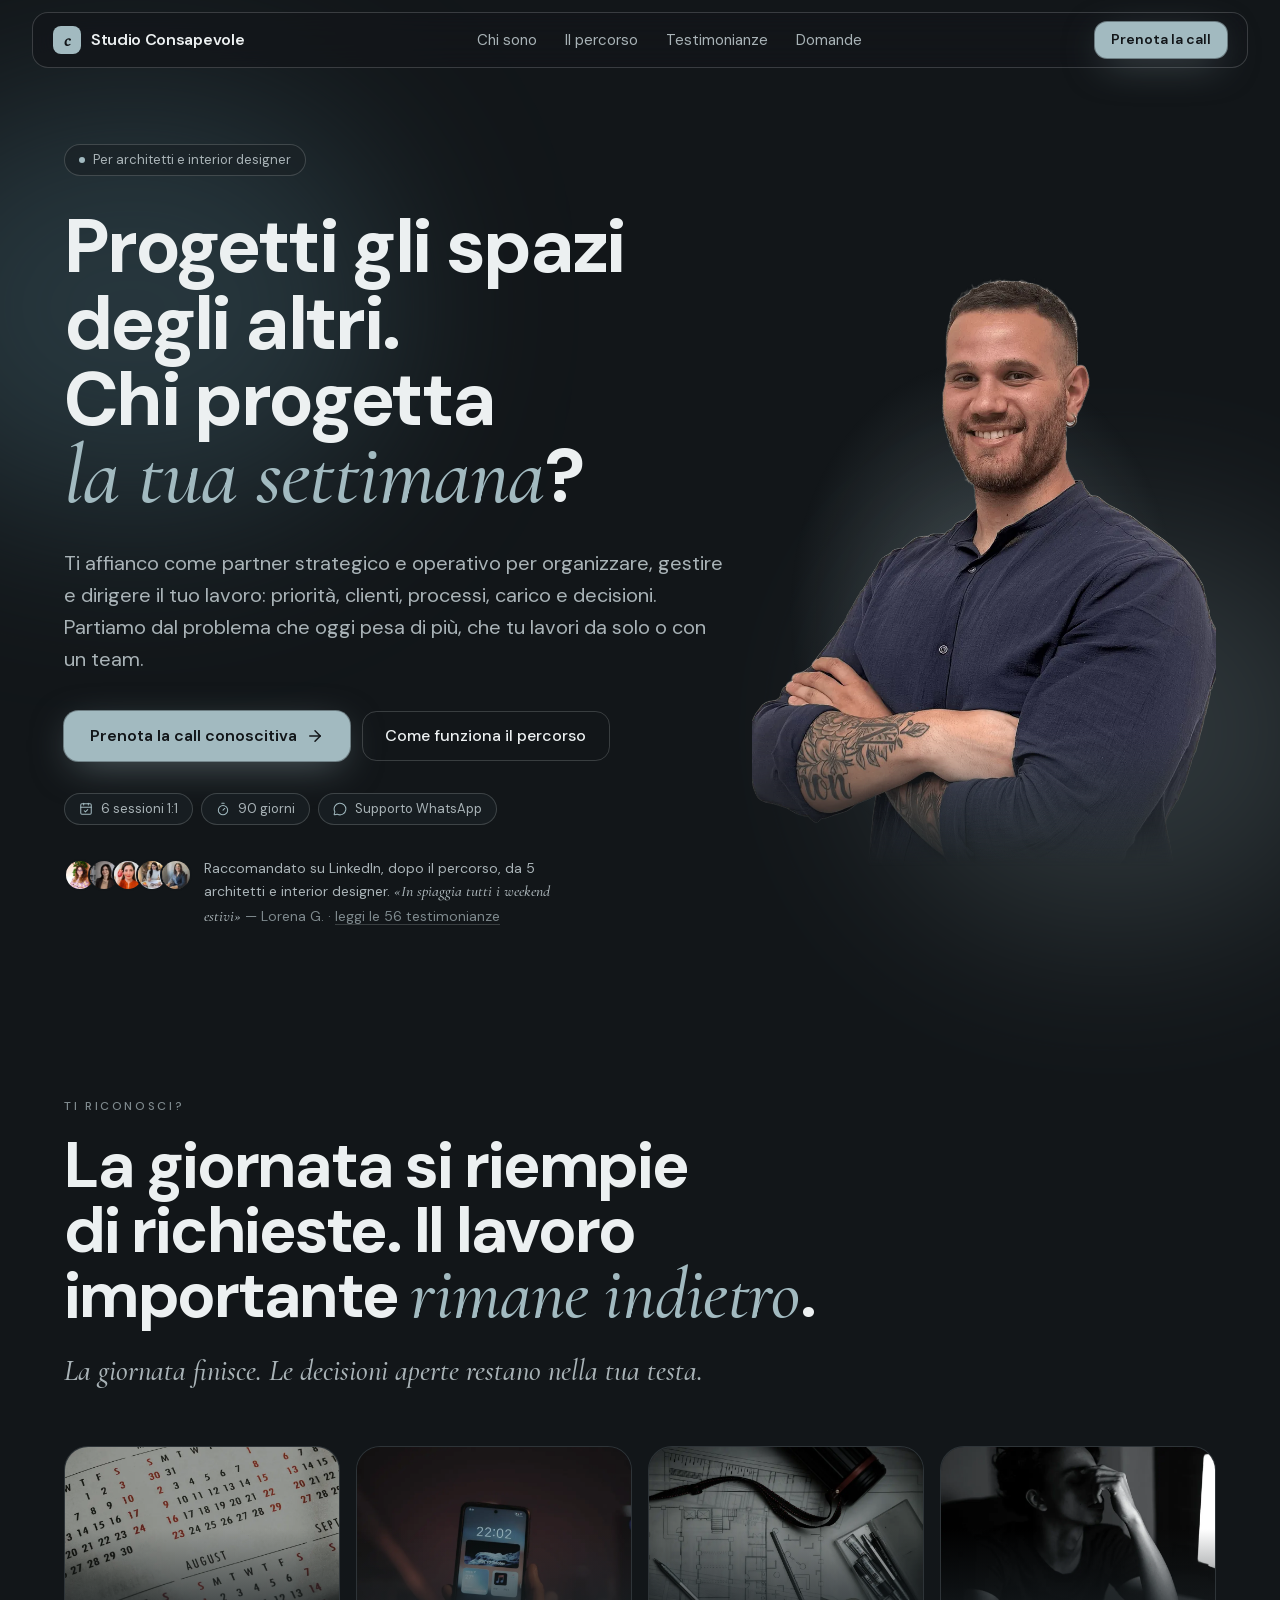
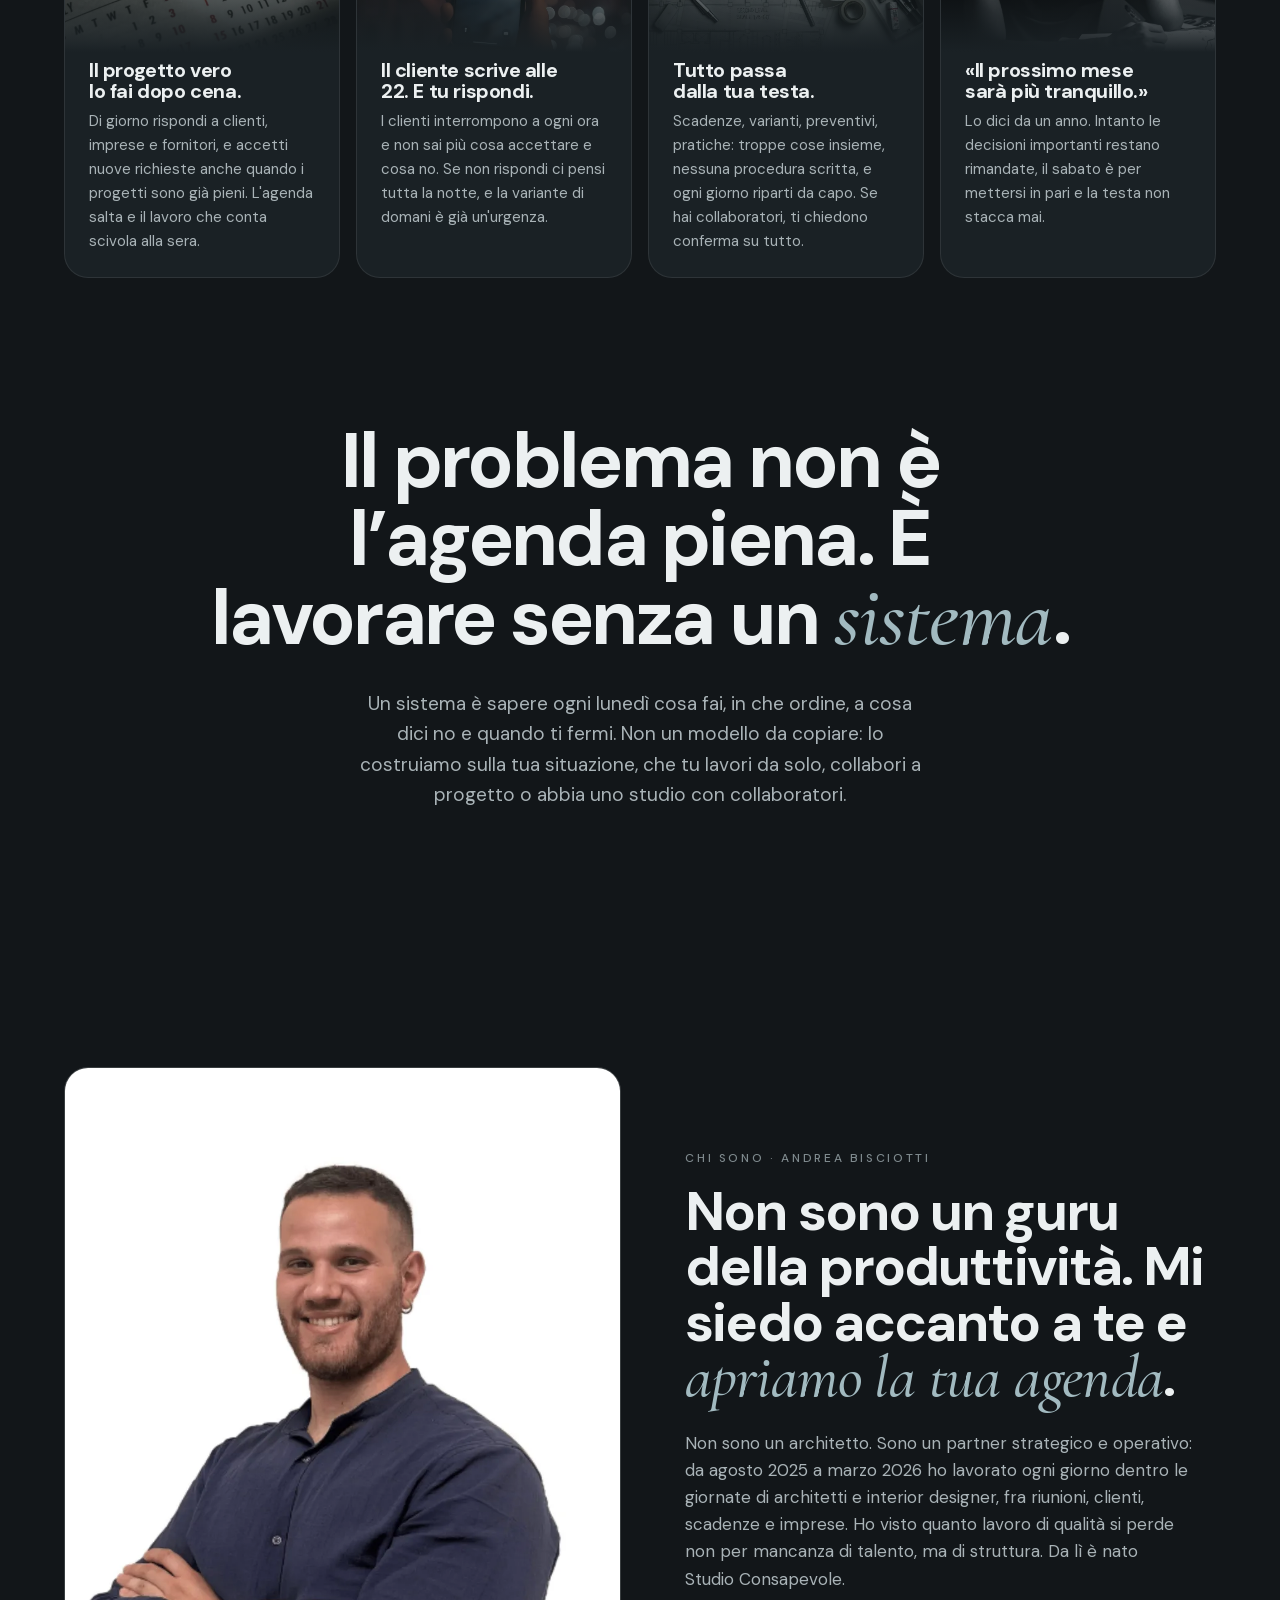
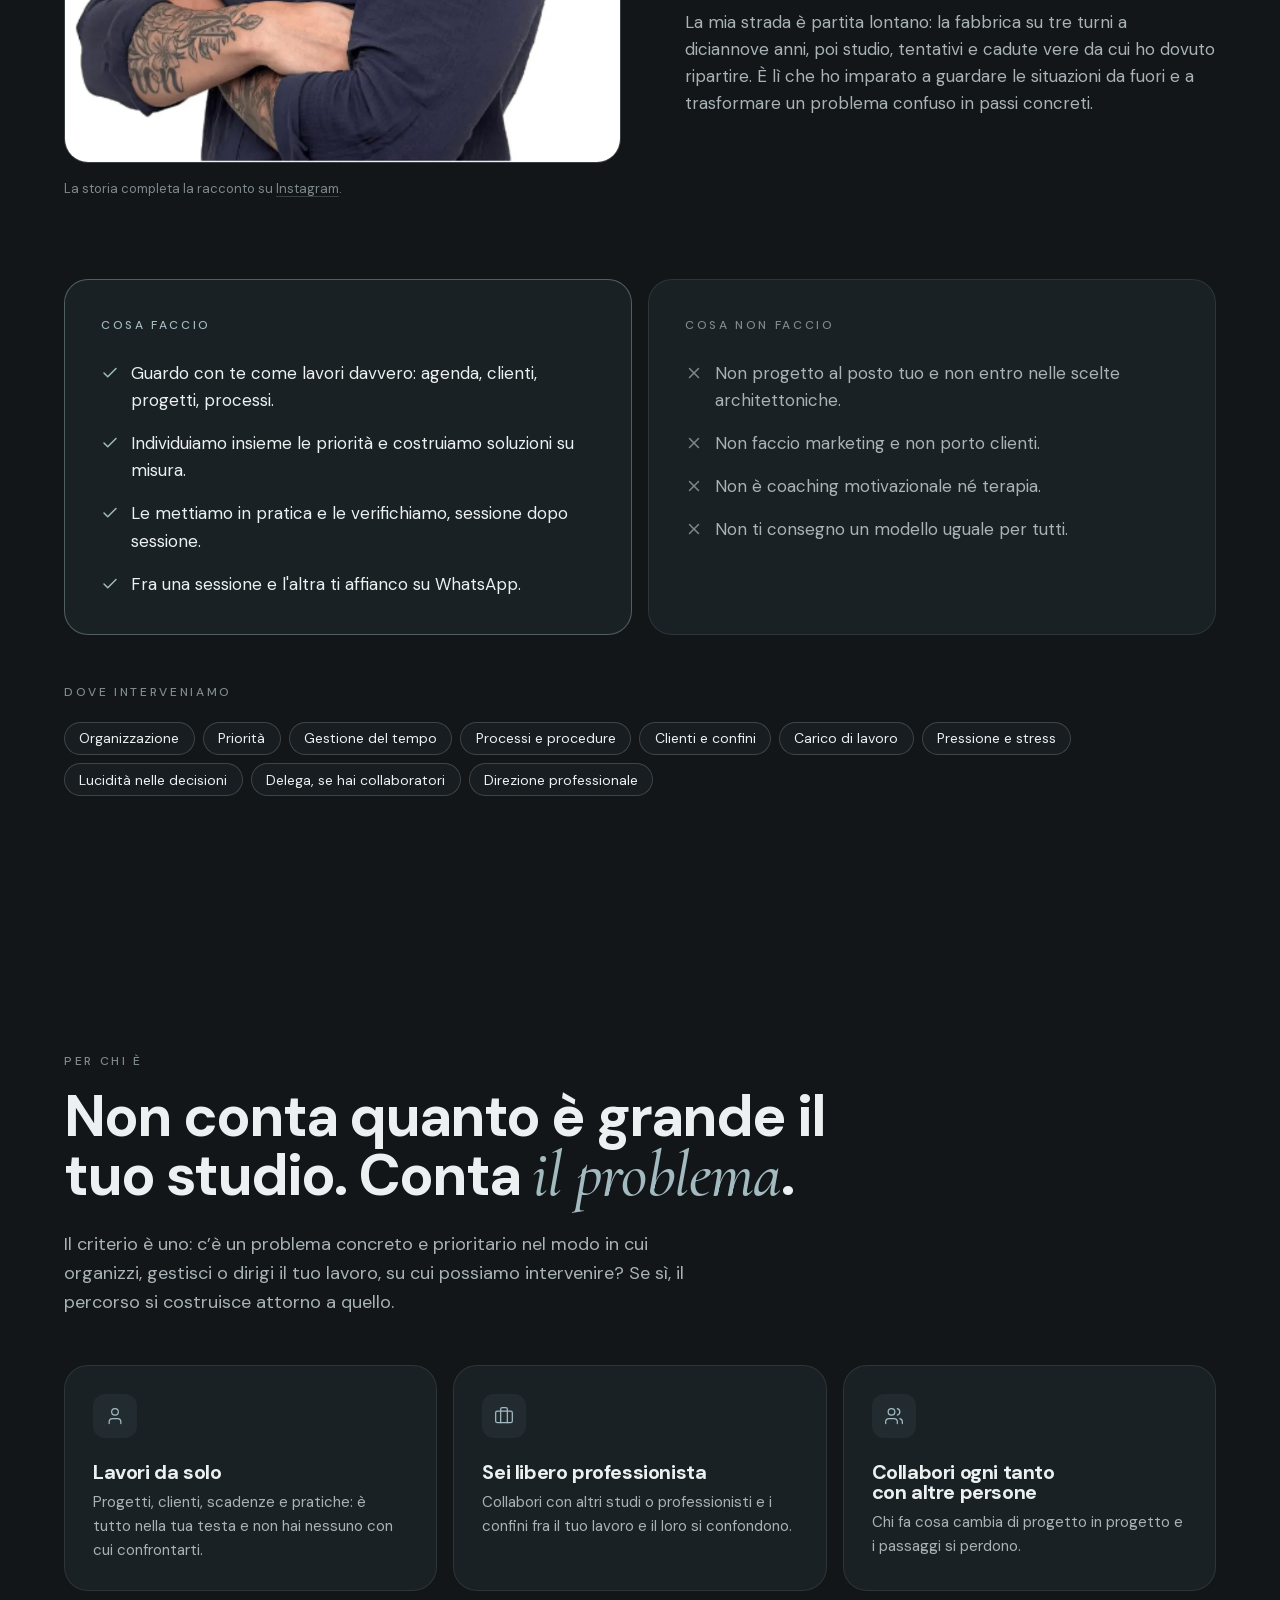
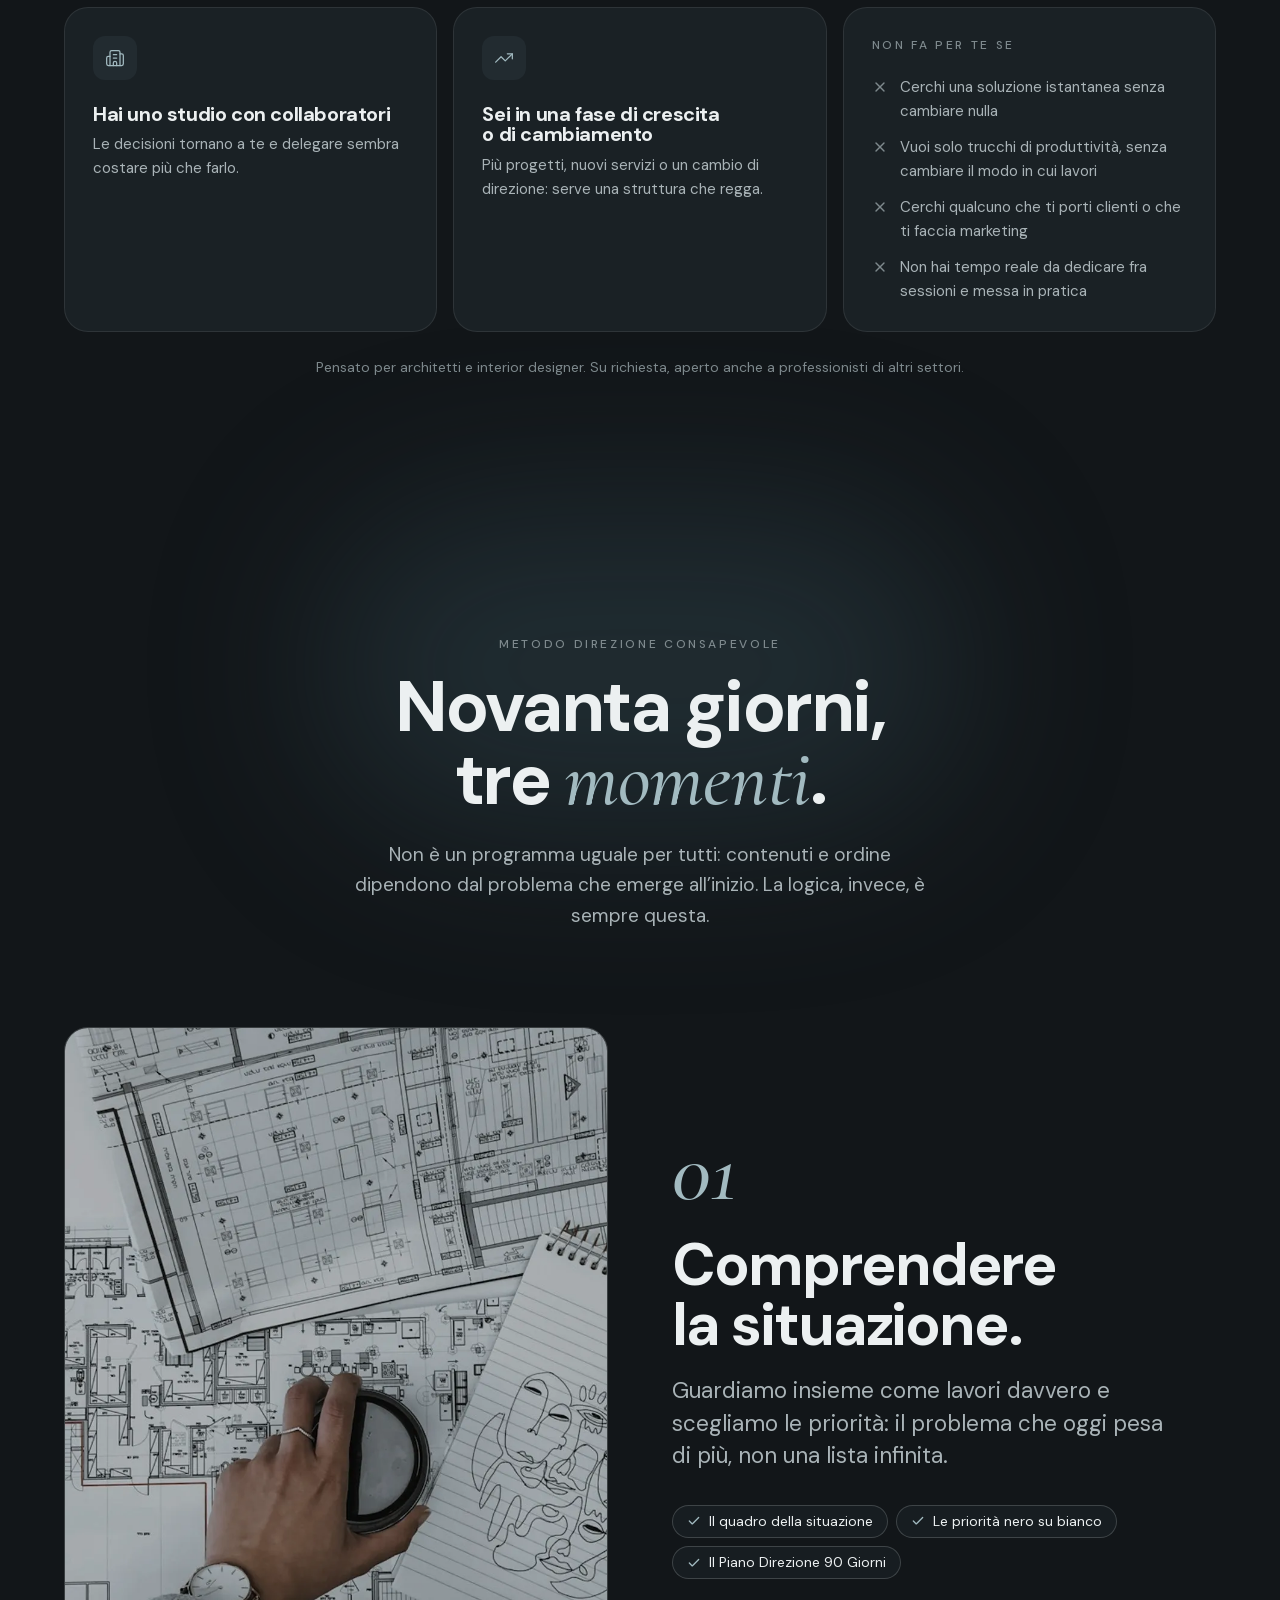
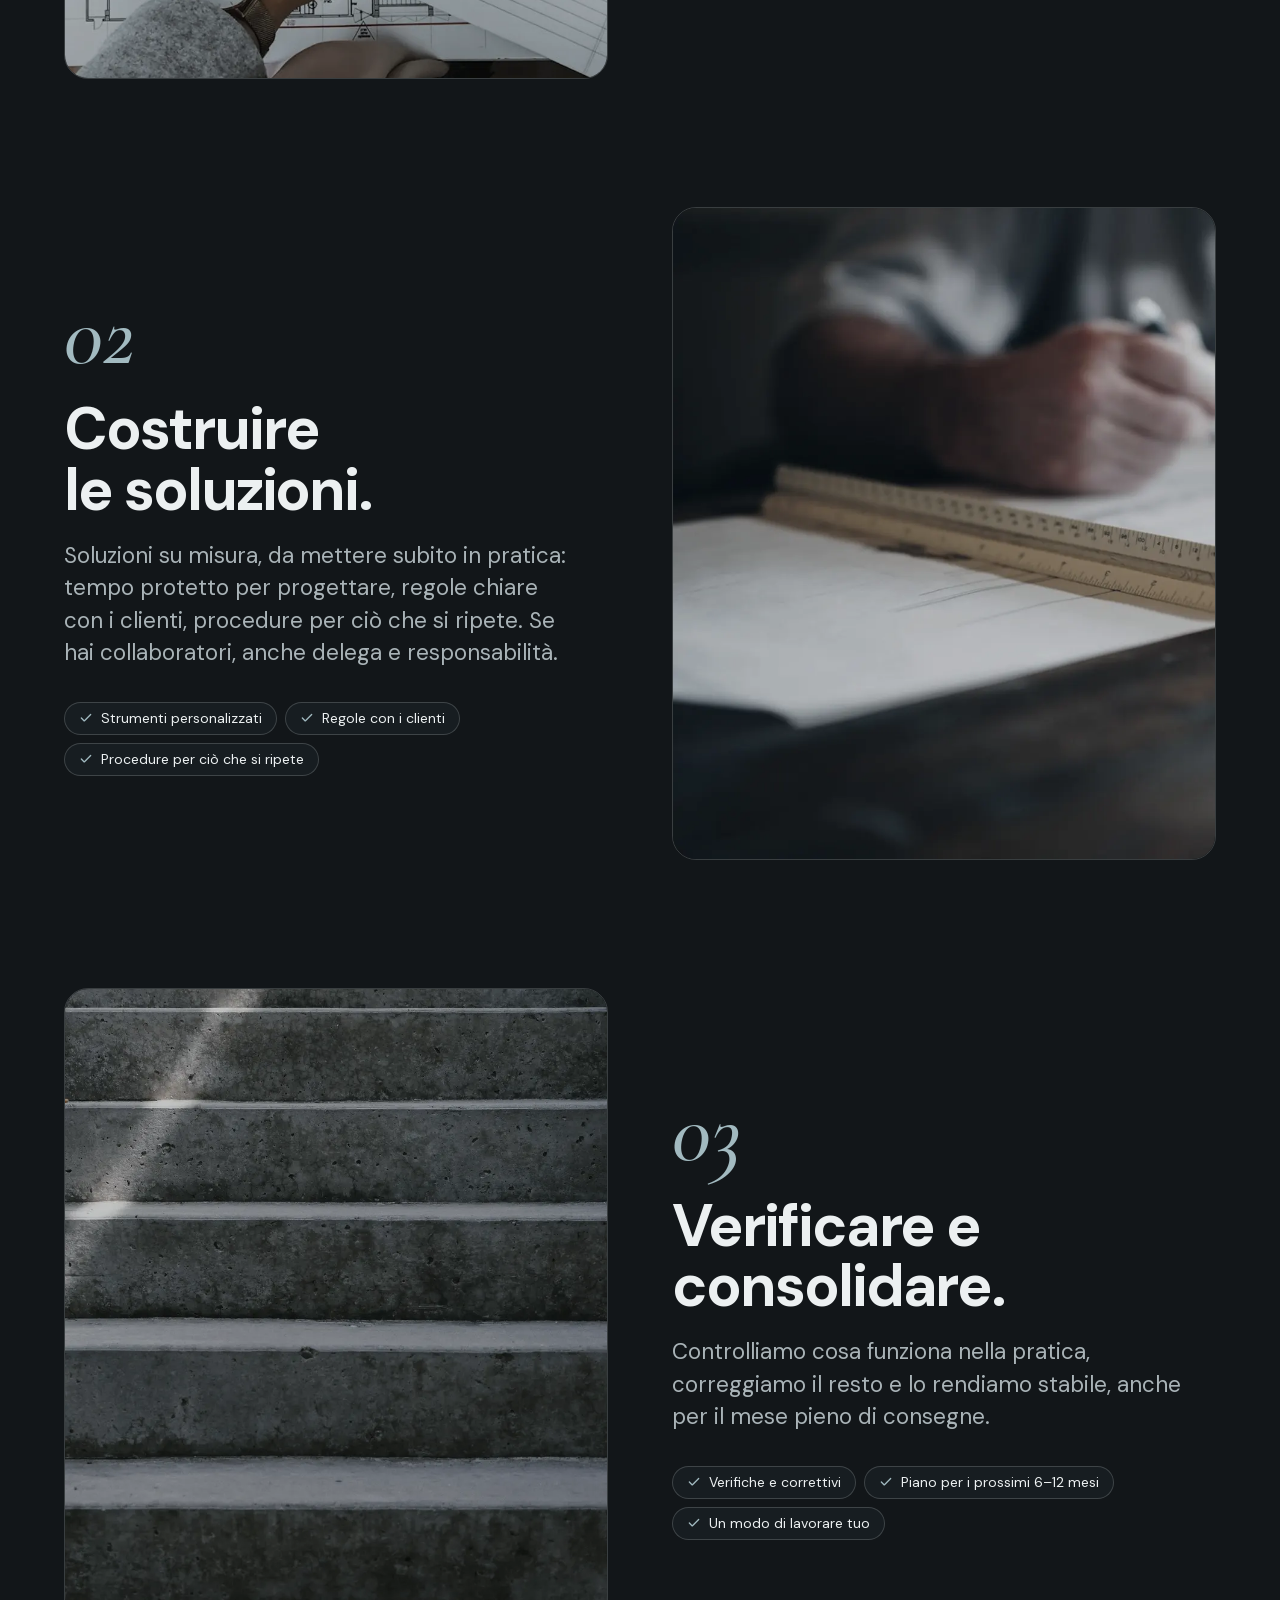
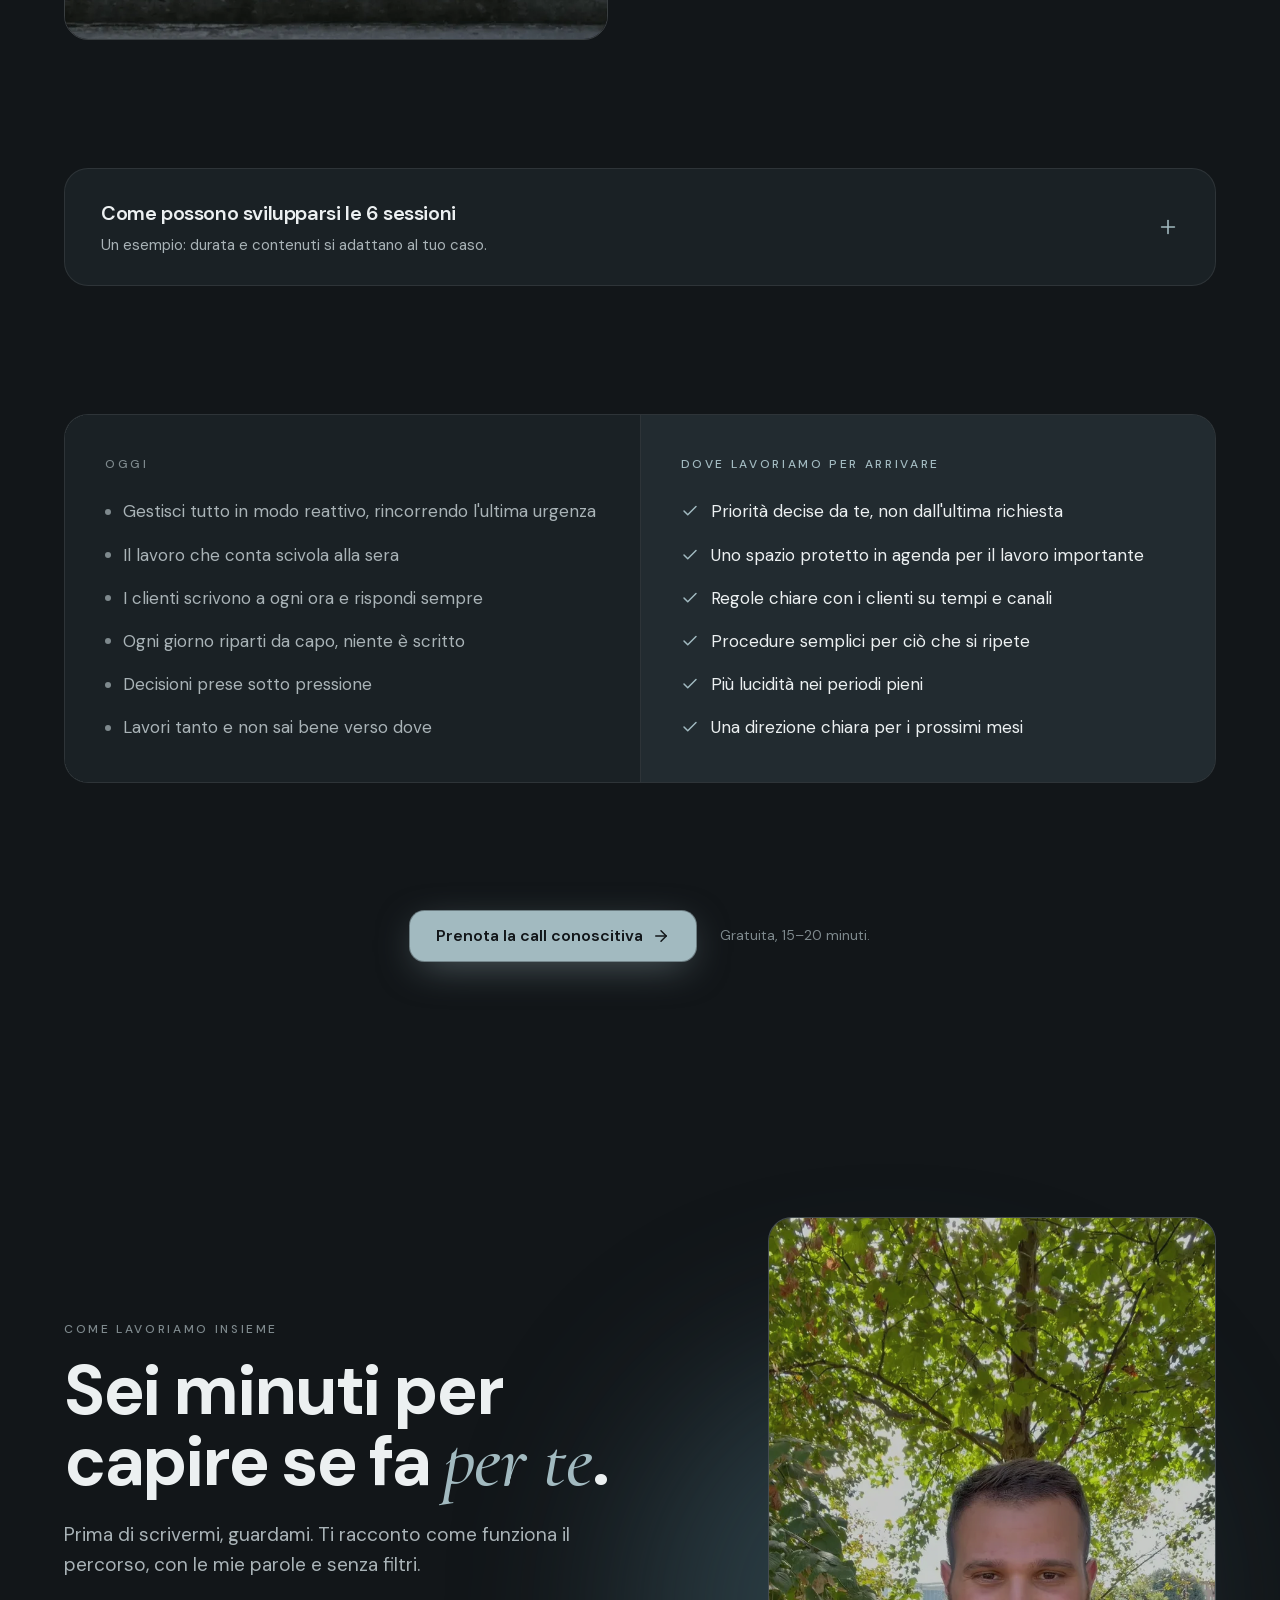
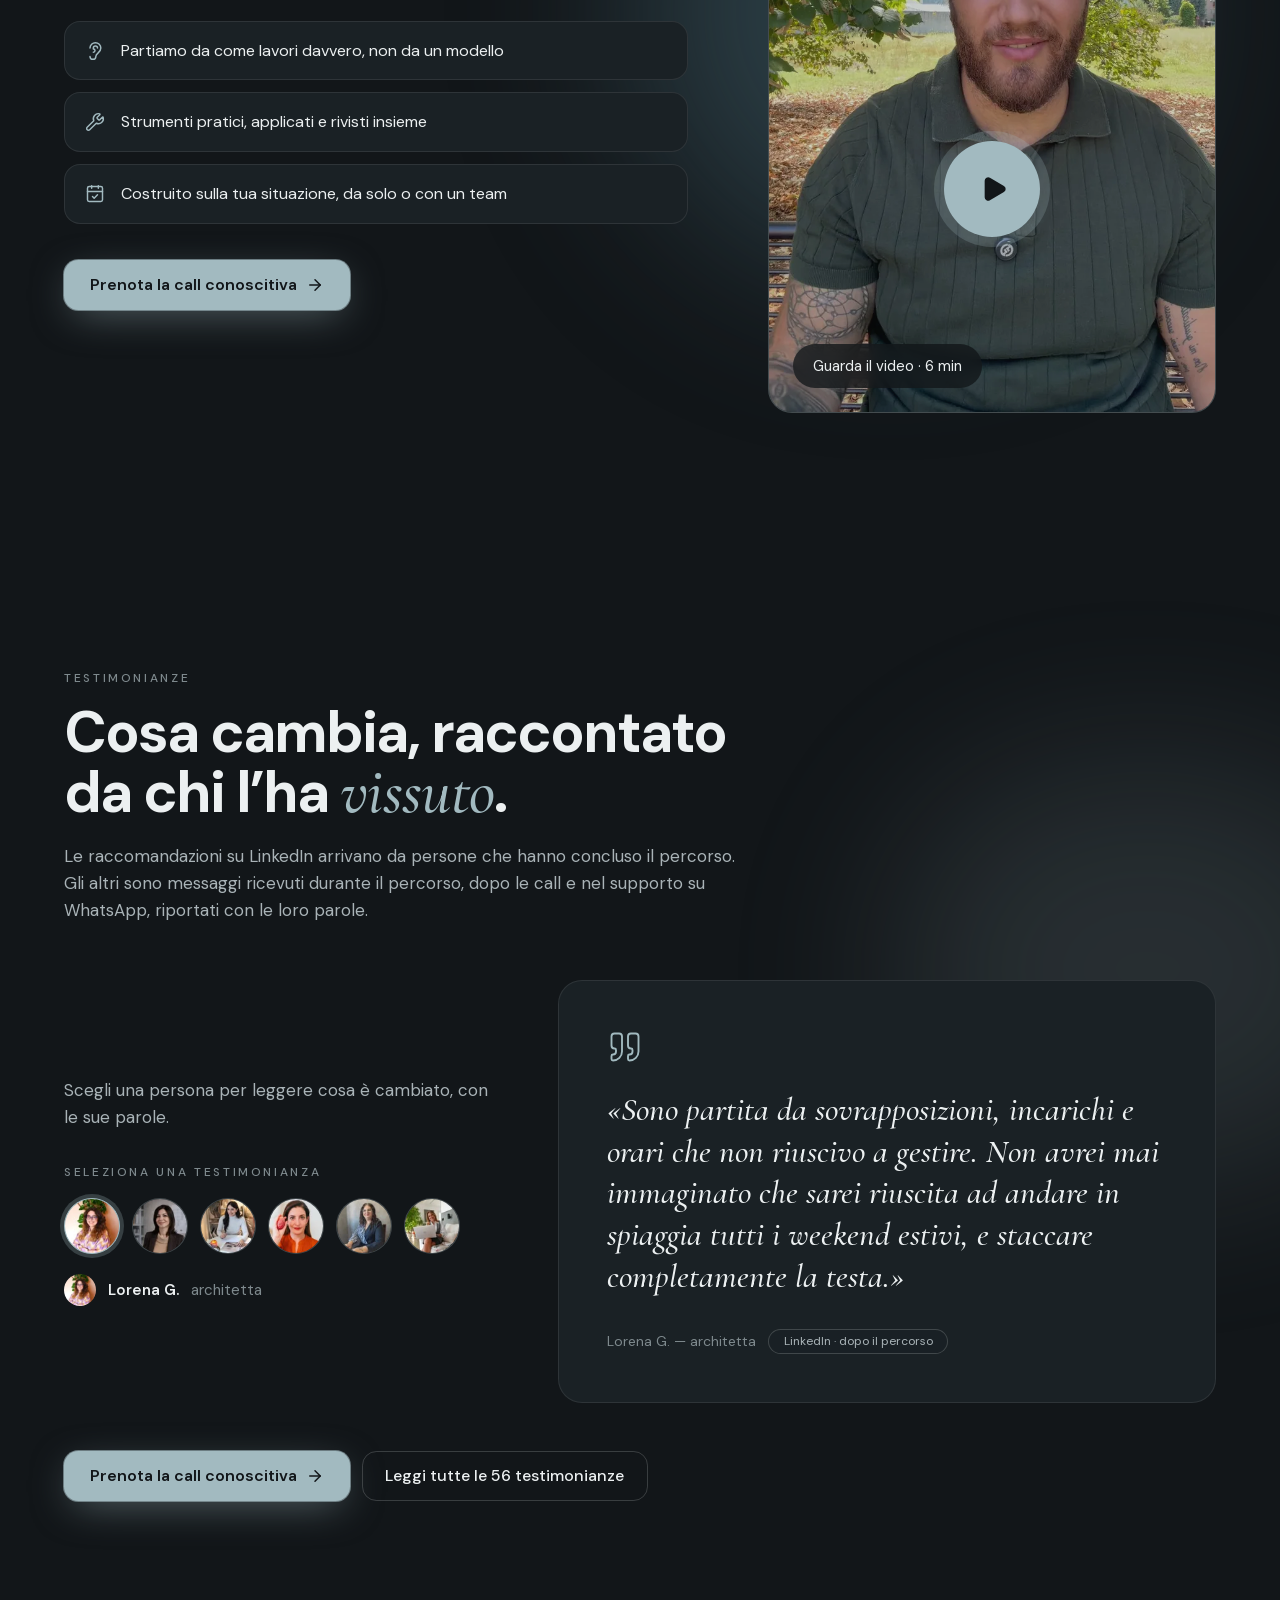
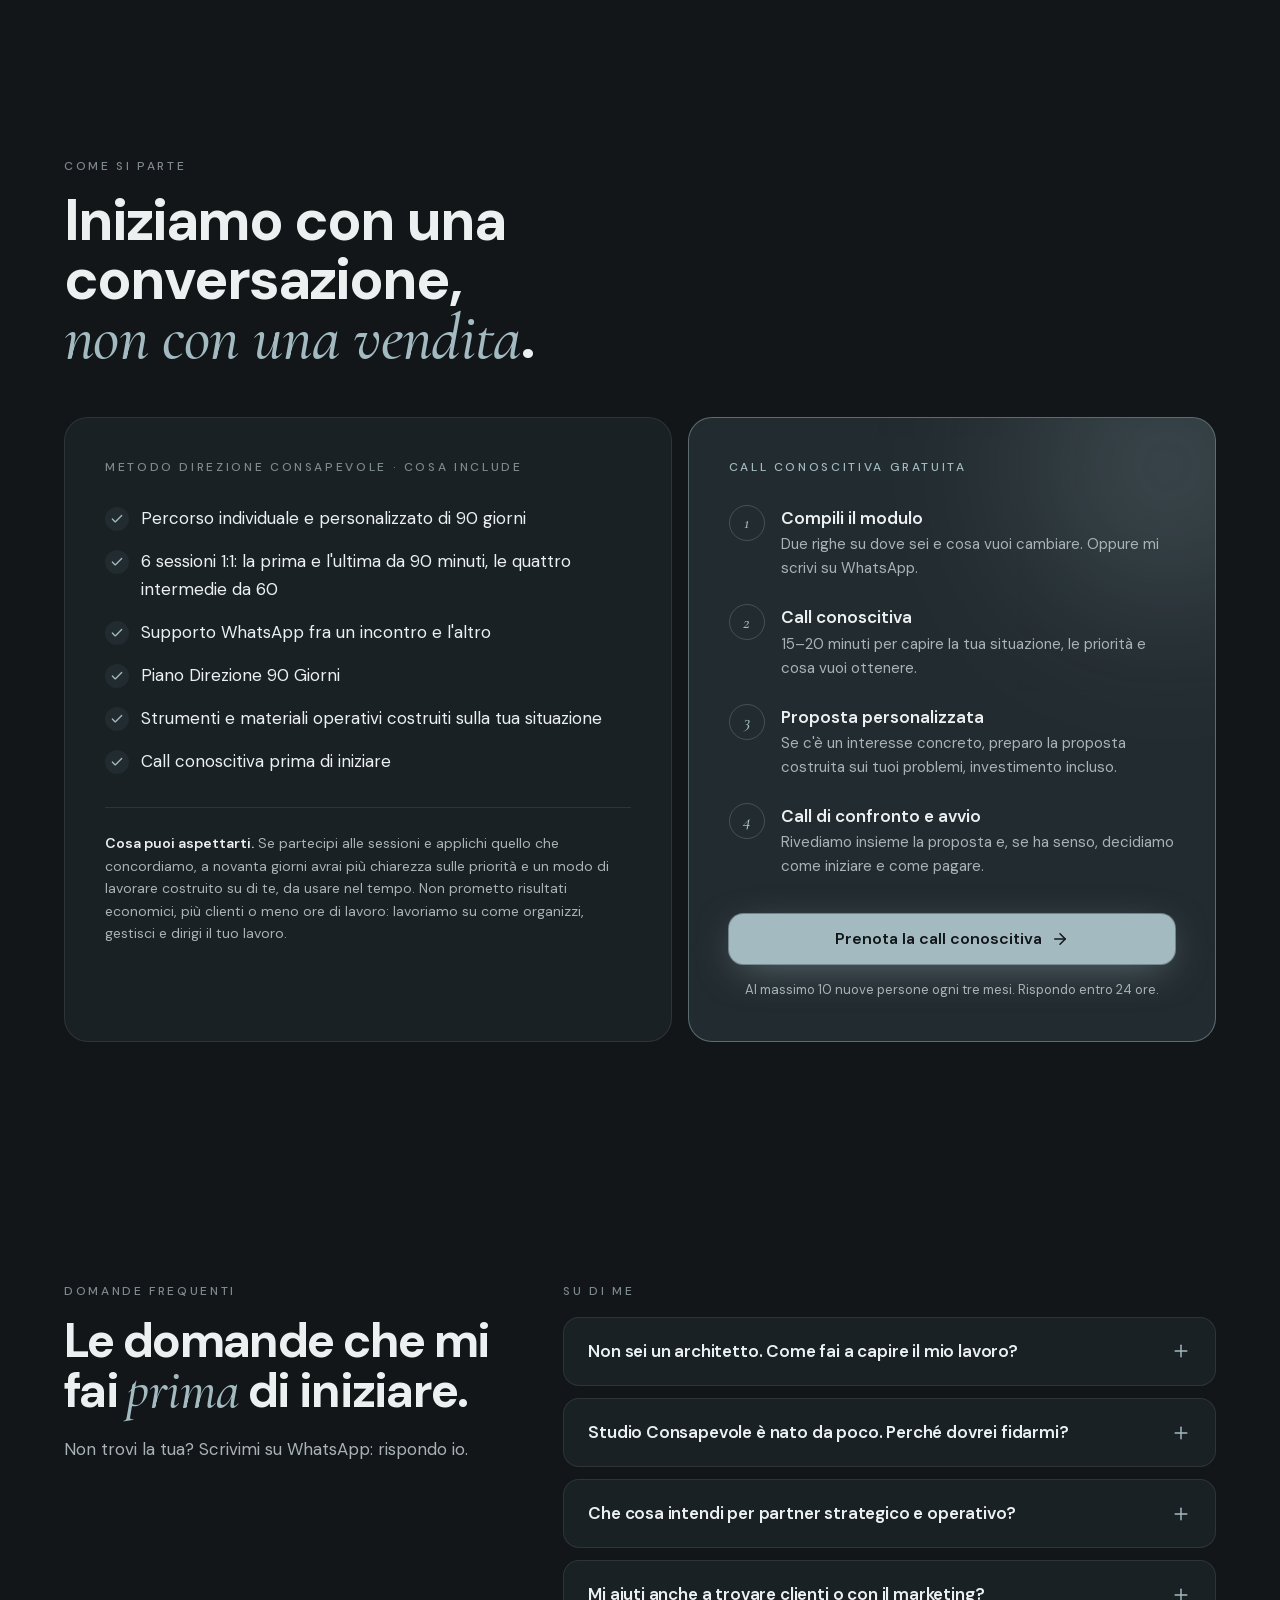
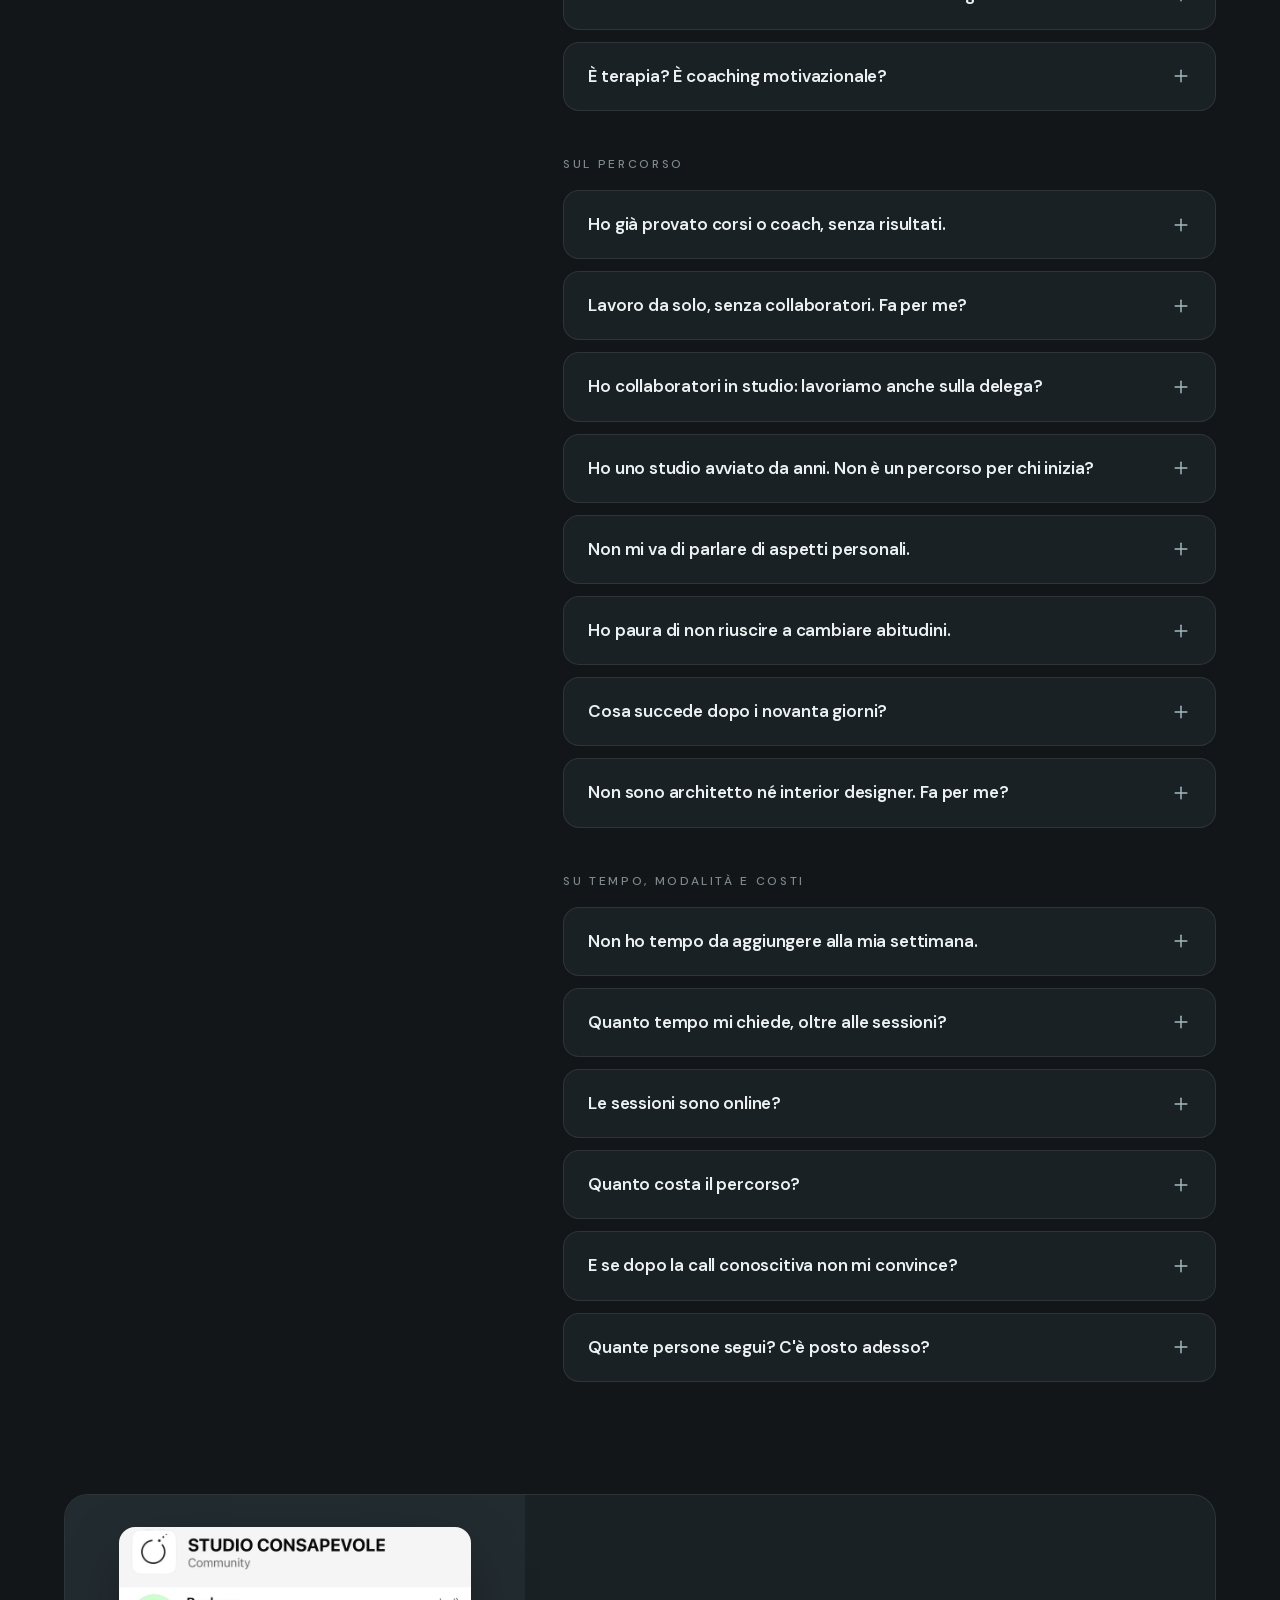
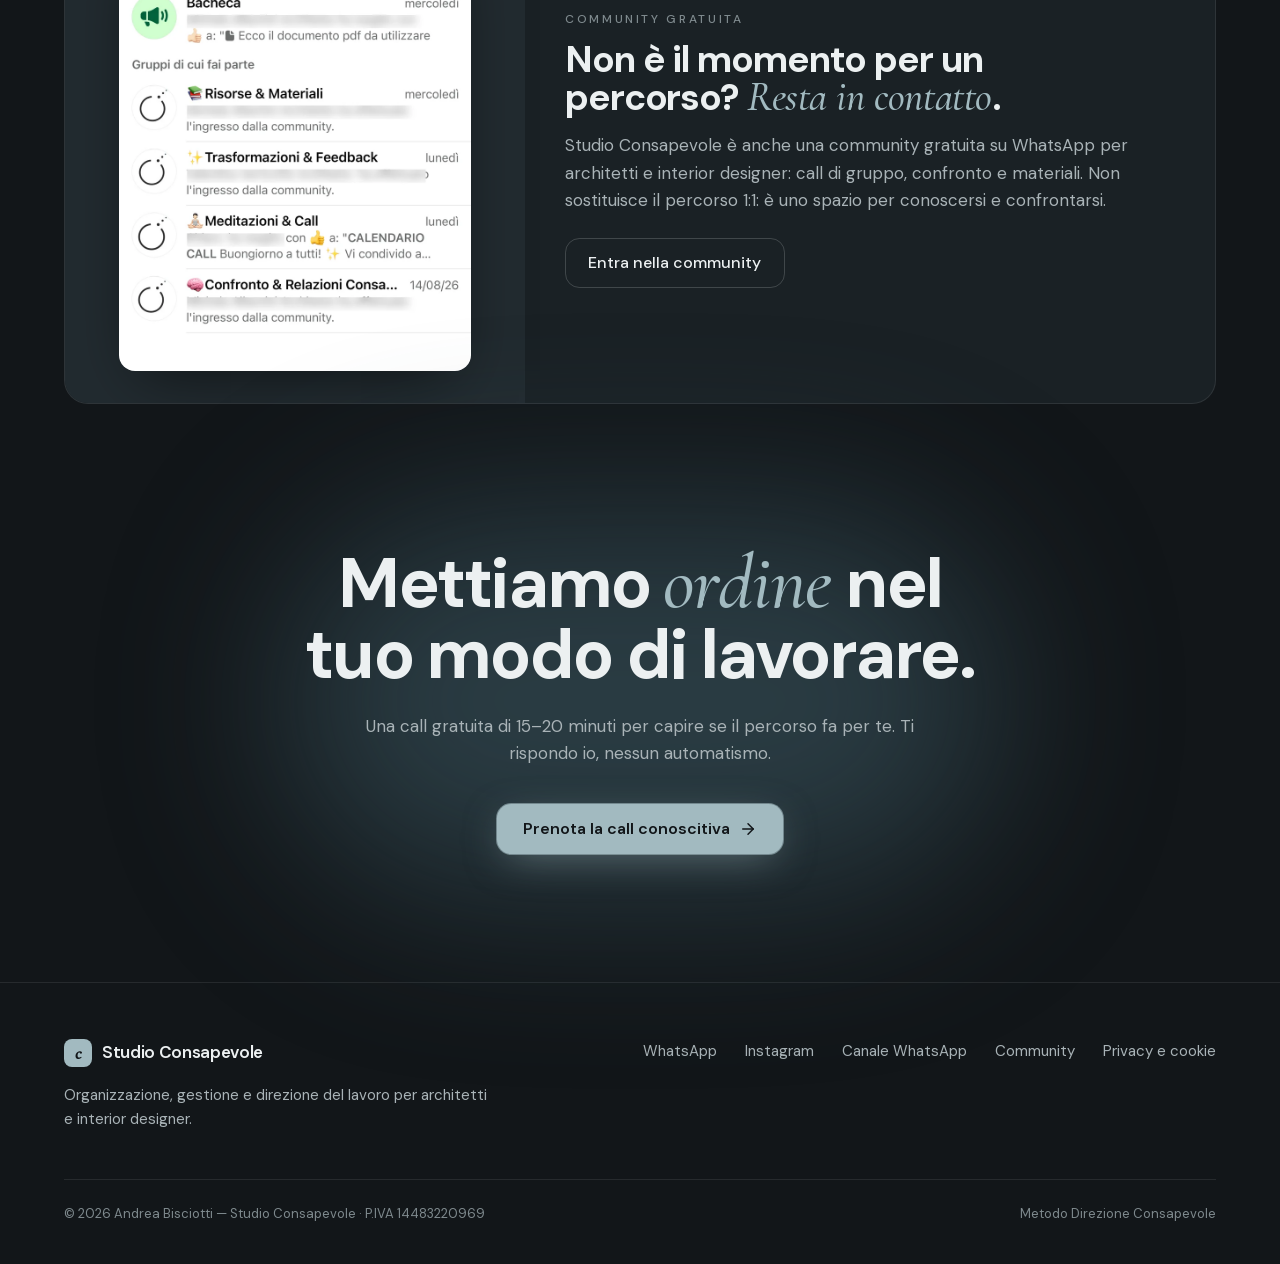
<file: index.html>
<!DOCTYPE html><html lang="it" class="cormorant_garamond_dcbfba80-module__Elzsgq__variable dm_sans_d6e7dc80-module__Pevr3W__variable"><head><meta charSet="utf-8"/><meta name="viewport" content="width=device-width, initial-scale=1"/><link rel="preload" href="/_next/static/media/5c285b27cdda1fe8-s.p.2_mbdogr7ni8i.woff2" as="font" crossorigin="" type="font/woff2"/><link rel="preload" href="/_next/static/media/cc4b84345f7a025e-s.p.2zanptnlo2hyo.woff2" as="font" crossorigin="" type="font/woff2"/><link rel="preload" href="/img/avatar/lorena.webp" as="image"/><link rel="preload" href="/img/avatar/chiara.webp" as="image"/><link rel="preload" href="/img/avatar/ilaria.webp" as="image"/><link rel="preload" href="/img/avatar/lucia.webp" as="image"/><link rel="preload" href="/img/avatar/viktoriya.webp" as="image"/><link rel="preload" as="image" href="/img/andrea.webp" fetchPriority="high"/><link rel="preload" as="image" href="/img/avatar/manuela.webp"/><link rel="stylesheet" href="/_next/static/chunks/2vll3am_rqqn6.css" data-precedence="next"/><link rel="preload" as="script" fetchPriority="low" href="/_next/static/chunks/3s6nzrbk-8mnv.js"/><script src="/_next/static/chunks/19mx3mg6lkumu.js" async=""></script><script src="/_next/static/chunks/3kmozkq6tgqnz.js" async=""></script><script src="/_next/static/chunks/1eh83f1trsv72.js" async=""></script><script src="/_next/static/chunks/turbopack-0ewssgmc2dw5s.js" async=""></script><script src="/_next/static/chunks/0h2qsuyze9ds1.js" async=""></script><script src="/_next/static/chunks/3ncrmzebuf7mh.js" async=""></script><script src="/_next/static/chunks/00temv8w9fo12.js" async=""></script><script src="/_next/static/chunks/3z2wlmg5qboy8.js" async=""></script><meta name="theme-color" content="#121619"/><title>Studio Consapevole · Organizzazione per architetti e interior designer</title><meta name="description" content="Percorso 1:1 di 90 giorni per architetti e interior designer: organizzazione, priorità, clienti e carico di lavoro. Si parte da una call gratuita."/><link rel="canonical" href="https://andreabisciotti.it"/><meta property="og:title" content="Progetti gli spazi degli altri. Chi progetta la tua settimana?"/><meta property="og:description" content="Studio Consapevole — sei sessioni 1:1 in 90 giorni, con supporto WhatsApp tra una sessione e l&#x27;altra."/><meta property="og:site_name" content="Studio Consapevole"/><meta property="og:locale" content="it_IT"/><meta property="og:image" content="https://andreabisciotti.it/img/og.png"/><meta property="og:image:width" content="1200"/><meta property="og:image:height" content="630"/><meta property="og:image:alt" content="Studio Consapevole — Progetti gli spazi degli altri. Chi progetta la tua settimana?"/><meta property="og:type" content="website"/><meta name="twitter:card" content="summary_large_image"/><meta name="twitter:title" content="Progetti gli spazi degli altri. Chi progetta la tua settimana?"/><meta name="twitter:description" content="Studio Consapevole — sei sessioni 1:1 in 90 giorni, con supporto WhatsApp tra una sessione e l&#x27;altra."/><meta name="twitter:image" content="https://andreabisciotti.it/img/og.png"/><link rel="icon" href="/icon.svg?icon.262ht92jx5ilk.svg" sizes="any" type="image/svg+xml"/><meta name="next-size-adjust" content=""/><script type="application/ld+json">{"@context":"https://schema.org","@type":"ProfessionalService","name":"Studio Consapevole","url":"https://andreabisciotti.it","image":"https://andreabisciotti.it/img/andrea.webp","description":"Percorso individuale di 90 giorni per architetti e interior designer: priorità, tempo, organizzazione e gestione dei clienti.","areaServed":"IT","founder":{"@type":"Person","name":"Andrea Bisciotti","sameAs":["https://www.instagram.com/andre_biscio"]},"review":[{"@type":"Review","author":{"@type":"Person","name":"Lorena G."},"reviewBody":"Empatico e professionale, è riuscito a farmi capire con gentilezza e dei modi pacati quali erano i miei blocchi professionali. Si è messo a trasformare insieme a me una cosa per volta, aprendo direttamente la mia agenda o facendomi raccontare nel dettaglio il mio studio. Non avete idea di quanto mi ha aiutato sapere che il problema non ero io, ma il settore che perpetua i suoi schemi. Sono partita da una situazione di sovrapposizioni, incarichi e orari che non riuscivo a gestire, a saper gestire la mia agenda senza sottostimare i miei tempi, ma soprattutto mettendo me per prima. Non avrei mai immaginato all'inizio del percorso che sarei riuscita ad andare in spiaggia tutti i weekend estivi e staccare completamente la testa. Credetegli quando dice che è specializzato in architetti e interior designer: ha una conoscenza veramente verticale sul tema."},{"@type":"Review","author":{"@type":"Person","name":"Chiara D."},"reviewBody":"Mi sta aiutando moltissimo a gestire con maggiore consapevolezza le numerose incombenze organizzative e gli imprevisti che caratterizzano ogni giorno la nostra professione, nella quale spesso il lavoro dipende anche da clienti, altri professionisti, imprese ed enti. Il suo percorso parte da strumenti molto pratici, come una migliore gestione dell'agenda e la tutela del proprio spazio personale, che dovrebbe essere considerato sacro, ma va molto oltre. Non propone soluzioni preconfezionate, ma accompagna ogni persona nel trovare la propria strada: quella più autentica, sostenibile e realmente adatta alle proprie esigenze."},{"@type":"Review","author":{"@type":"Person","name":"Ilaria I."},"reviewBody":"Lavorare con Andrea sta significando per me affrontare tematiche fondamentali per lavorare con il giusto approccio e dare il meglio di sé. I suoi esercizi pratici, fatti anche per poco tempo al giorno ma con costanza, stanno piano piano migliorando il mio approccio non solo lavorativo ma personale. Ha una dote per me importantissima: non le manda a dire. Sa sempre dire le verità scomode con rispetto, perché sa che possiamo spingerci oltre."},{"@type":"Review","author":{"@type":"Person","name":"Lucia V."},"reviewBody":"Ho iniziato con Andrea un percorso di supporto professionale valido e proficuo. Sa guidare nella gestione del tempo con professionalità ed empatia. Ha capito il mio modo di lavorare e puntualmente mi fornisce consigli, strumenti e indicazioni valide per creare il mio metodo di lavoro: un metodo non standardizzato, ma basato sulle mie reali esigenze."},{"@type":"Review","author":{"@type":"Person","name":"Viktoriya V."},"reviewBody":"Andrea capisce diversi problemi, sia in ambito lavorativo che personale. Per me è un appoggio su cui posso sempre contare. Gli incontri di gruppo sono molto utili: ascoltando come altri professionisti risolvono problemi simili al nostro, capiamo come comportarci se dovesse capitare a noi. Negli incontri individuali si può parlare liberamente anche dei momenti bui, e Andrea sa sempre come sostenere e affrontare quel momento."}]}</script><script src="/_next/static/chunks/0cz1d0mv5g_q7.js" noModule=""></script></head><body><div hidden=""><!--$--><!--/$--></div><header class="fixed inset-x-0 top-3 z-50 px-3"><div class="mx-auto flex h-14 max-w-[76rem] items-center justify-between gap-4 rounded-2xl border border-[var(--line-strong)] bg-[color-mix(in_oklab,var(--color-bg)_72%,transparent)] px-4 backdrop-blur-xl md:px-5"><a class="flex items-center gap-2.5 whitespace-nowrap text-[1rem] font-semibold tracking-[-0.02em]" href="/#top"><span aria-hidden="true" class="grid h-7 w-7 place-items-center rounded-lg bg-accent font-serif text-[1.15rem] italic text-bg">c</span>Studio Consapevole</a><nav aria-label="Sezioni della pagina" class="hidden items-center gap-7 text-[0.9375rem] lg:flex"><a href="/#chi-sono" class="nav-link">Chi sono</a><a href="/#percorso" class="nav-link">Il percorso</a><a href="/#prove" class="nav-link">Testimonianze</a><a href="/#domande" class="nav-link">Domande</a></nav><a href="https://wa.me/message/Q6IYHDGL57VTB1" target="_blank" rel="noopener" data-call="true" class="btn shrink-0 whitespace-nowrap !rounded-xl !px-4 !py-2.5 text-[0.875rem] plausible-event-name=Call+header"><span class="sm:hidden">Call gratuita</span><span class="hidden sm:inline">Prenota la call</span></a></div></header><main><section id="top" class="anchor relative pt-28 md:pt-36" aria-labelledby="hero-title"><div aria-hidden="true" class="glow left-[-10%] top-[10%] h-[420px] w-[520px] bg-slate"></div><div aria-hidden="true" class="glow right-[-5%] bottom-[5%] h-[380px] w-[460px] bg-accent opacity-20"></div><div class="shell relative grid items-center gap-10 lg:grid-cols-[minmax(0,1.45fr)_minmax(0,1fr)] lg:gap-4"><div class="pb-6 lg:pb-10"><p class="chip mb-8"><span aria-hidden="true" class="h-1.5 w-1.5 rounded-full bg-accent"></span>Per architetti e interior designer</p><h1 id="hero-title" class="text-[clamp(2.55rem,6.2vw,4.7rem)]"><span class="line-mask"><span class="line-up sm:whitespace-nowrap" style="--i:0">Progetti gli spazi</span></span><span class="line-mask"><span class="line-up sm:whitespace-nowrap" style="--i:1">degli altri.</span></span><span class="line-mask"><span class="line-up sm:whitespace-nowrap" style="--i:2">Chi progetta</span></span><span class="line-mask"><span class="line-up sm:whitespace-nowrap" style="--i:3"><span class="kw">la tua settimana</span>?</span></span></h1><div class="hero-rise"><p class="mt-8 max-w-[50ch] text-[1.125rem] text-muted md:text-[1.25rem]">Ti affianco come partner strategico e operativo per organizzare, gestire e dirigere il tuo lavoro: priorità, clienti, processi, carico e decisioni. Partiamo dal problema che oggi pesa di più, che tu lavori da solo o con un team.</p><div class="mt-9 flex flex-wrap items-center gap-3"><a href="https://wa.me/message/Q6IYHDGL57VTB1" target="_blank" rel="noopener" data-call="true" class="btn plausible-event-name=Call+hero">Prenota la call conoscitiva<svg xmlns="http://www.w3.org/2000/svg" width="18" height="18" viewBox="0 0 24 24" fill="none" stroke="currentColor" stroke-width="2" stroke-linecap="round" stroke-linejoin="round" class="lucide lucide-arrow-right" aria-hidden="true"><path d="M5 12h14"></path><path d="m12 5 7 7-7 7"></path></svg></a><a href="#percorso" class="btn-ghost">Come funziona il percorso</a></div><ul class="mt-8 flex flex-wrap gap-2"><li class="chip"><svg xmlns="http://www.w3.org/2000/svg" width="14" height="14" viewBox="0 0 24 24" fill="none" stroke="currentColor" stroke-width="1.75" stroke-linecap="round" stroke-linejoin="round" class="lucide lucide-calendar-check text-accent" aria-hidden="true"><path d="M8 2v3"></path><path d="M16 2v3"></path><rect x="3" y="3" width="18" height="18" rx="2"></rect><path d="M3 9h18"></path><path d="m9 15 2 2 4-4"></path></svg>6 sessioni 1:1</li><li class="chip"><svg xmlns="http://www.w3.org/2000/svg" width="14" height="14" viewBox="0 0 24 24" fill="none" stroke="currentColor" stroke-width="1.75" stroke-linecap="round" stroke-linejoin="round" class="lucide lucide-timer text-accent" aria-hidden="true"><line x1="10" x2="14" y1="2" y2="2"></line><line x1="12" x2="15" y1="14" y2="11"></line><circle cx="12" cy="14" r="8"></circle></svg>90 giorni</li><li class="chip"><svg xmlns="http://www.w3.org/2000/svg" width="14" height="14" viewBox="0 0 24 24" fill="none" stroke="currentColor" stroke-width="1.75" stroke-linecap="round" stroke-linejoin="round" class="lucide lucide-message-circle text-accent" aria-hidden="true"><path d="M2.992 16.342a2 2 0 0 1 .094 1.167l-1.065 3.29a1 1 0 0 0 1.236 1.168l3.413-.998a2 2 0 0 1 1.099.092 10 10 0 1 0-4.777-4.719"></path></svg>Supporto WhatsApp</li></ul><div class="mt-8 flex max-w-[52ch] items-start gap-3 text-[0.875rem] text-faint"><span aria-hidden="true" class="flex shrink-0 -space-x-2 pt-0.5"><img src="/img/avatar/lorena.webp" alt="" width="32" height="32" class="h-8 w-8 rounded-full border-2 border-bg object-cover"/><img src="/img/avatar/chiara.webp" alt="" width="32" height="32" class="h-8 w-8 rounded-full border-2 border-bg object-cover"/><img src="/img/avatar/ilaria.webp" alt="" width="32" height="32" class="h-8 w-8 rounded-full border-2 border-bg object-cover"/><img src="/img/avatar/lucia.webp" alt="" width="32" height="32" class="h-8 w-8 rounded-full border-2 border-bg object-cover"/><img src="/img/avatar/viktoriya.webp" alt="" width="32" height="32" class="h-8 w-8 rounded-full border-2 border-bg object-cover"/></span><p><span class="text-muted">Raccomandato su LinkedIn, dopo il percorso, da <!-- -->5<!-- --> architetti e interior designer.</span> <span class="font-serif text-[1.12em] italic text-muted">«In spiaggia tutti i weekend estivi»</span> <!-- -->— Lorena G. ·<!-- --> <a href="/testimonianze.html" class="link-rule">leggi le <!-- -->56<!-- --> testimonianze</a></p></div></div></div><div class="relative mx-auto w-full max-w-[420px] lg:max-w-[520px]"><div aria-hidden="true" class="absolute inset-x-[8%] bottom-0 top-[18%] rounded-t-[999px] bg-[radial-gradient(closest-side,color-mix(in_oklab,var(--color-accent)_30%,transparent),transparent)]"></div><img alt="Andrea Bisciotti, camicia blu, braccia incrociate, sorride" fetchPriority="high" width="880" height="1173" decoding="async" data-nimg="1" class="relative h-auto w-full [mask-image:linear-gradient(to_bottom,#000_78%,transparent_100%)]" style="color:transparent" src="/img/andrea.webp"/></div></div></section><section id="tesi" class="anchor relative py-24 md:py-32"><div class="shell"><div class="reveal max-w-[48rem]"><p class="kicker">Ti riconosci?</p><h2 class="mt-4 text-[clamp(2.2rem,5vw,4rem)]">La giornata si riempie di richieste. Il lavoro importante<!-- --> <span class="kw">rimane indietro</span>.</h2><p class="mt-6 font-serif text-[clamp(1.35rem,2.4vw,1.8rem)] leading-[1.3] italic text-muted">La giornata finisce. Le decisioni aperte restano nella tua testa.</p></div><div class="mt-14 grid gap-4 sm:grid-cols-2 lg:grid-cols-4"><div class="reveal card group overflow-hidden"><div class="relative overflow-hidden"><img alt="Un calendario fitto di date" loading="lazy" width="1000" height="750" decoding="async" data-nimg="1" class="aspect-[4/3] w-full object-cover transition-transform duration-700 group-hover:scale-[1.04]" style="color:transparent" src="/img/pain-tempo.webp"/><div aria-hidden="true" class="absolute inset-0 bg-[linear-gradient(to_top,var(--color-surface)_0%,transparent_60%)]"></div></div><div class="p-6 pt-2"><h3 class="text-[1.25rem] tracking-[-0.02em]">Il progetto vero lo fai dopo cena.</h3><p class="mt-2 text-[0.9375rem] text-muted">Di giorno rispondi a clienti, imprese e fornitori, e accetti nuove richieste anche quando i progetti sono già pieni. L&#x27;agenda salta e il lavoro che conta scivola alla sera.</p></div></div><div class="reveal card group overflow-hidden"><div class="relative overflow-hidden"><img alt="Uno smartphone in mano che segna le 22:02" loading="lazy" width="1000" height="750" decoding="async" data-nimg="1" class="aspect-[4/3] w-full object-cover transition-transform duration-700 group-hover:scale-[1.04]" style="color:transparent" src="/img/pain-clienti.webp"/><div aria-hidden="true" class="absolute inset-0 bg-[linear-gradient(to_top,var(--color-surface)_0%,transparent_60%)]"></div></div><div class="p-6 pt-2"><h3 class="text-[1.25rem] tracking-[-0.02em]">Il cliente scrive alle 22. E tu rispondi.</h3><p class="mt-2 text-[0.9375rem] text-muted">I clienti interrompono a ogni ora e non sai più cosa accettare e cosa no. Se non rispondi ci pensi tutta la notte, e la variante di domani è già un&#x27;urgenza.</p></div></div><div class="reveal card group overflow-hidden"><div class="relative overflow-hidden"><img alt="Tavole di progetto con matite e righello su un tavolo" loading="lazy" width="1000" height="750" decoding="async" data-nimg="1" class="aspect-[4/3] w-full object-cover transition-transform duration-700 group-hover:scale-[1.04]" style="color:transparent" src="/img/pain-organizzazione.webp"/><div aria-hidden="true" class="absolute inset-0 bg-[linear-gradient(to_top,var(--color-surface)_0%,transparent_60%)]"></div></div><div class="p-6 pt-2"><h3 class="text-[1.25rem] tracking-[-0.02em]">Tutto passa dalla tua testa.</h3><p class="mt-2 text-[0.9375rem] text-muted">Scadenze, varianti, preventivi, pratiche: troppe cose insieme, nessuna procedura scritta, e ogni giorno riparti da capo. Se hai collaboratori, ti chiedono conferma su tutto.</p></div></div><div class="reveal card group overflow-hidden"><div class="relative overflow-hidden"><img alt="Una persona alla scrivania con la mano sulla fronte, in bianco e nero" loading="lazy" width="1000" height="750" decoding="async" data-nimg="1" class="aspect-[4/3] w-full object-cover transition-transform duration-700 group-hover:scale-[1.04]" style="color:transparent" src="/img/pain-rapporto.webp"/><div aria-hidden="true" class="absolute inset-0 bg-[linear-gradient(to_top,var(--color-surface)_0%,transparent_60%)]"></div></div><div class="p-6 pt-2"><h3 class="text-[1.25rem] tracking-[-0.02em]">«Il prossimo mese sarà più tranquillo.»</h3><p class="mt-2 text-[0.9375rem] text-muted">Lo dici da un anno. Intanto le decisioni importanti restano rimandate, il sabato è per mettersi in pari e la testa non stacca mai.</p></div></div></div></div><div class="reveal shell mt-28 text-center md:mt-36"><h2 class="mx-auto max-w-[20ch] text-[clamp(2.4rem,6vw,5rem)]">Il problema non è l’agenda piena. È lavorare senza un <span class="kw">sistema</span>.</h2><p class="mx-auto mt-8 max-w-[44ch] text-[1.1875rem] text-muted">Un sistema è sapere ogni lunedì cosa fai, in che ordine, a cosa dici no e quando ti fermi. Non un modello da copiare: lo costruiamo sulla tua situazione, che tu lavori da solo, collabori a progetto o abbia uno studio con collaboratori.</p></div></section><section id="chi-sono" class="anchor relative py-24 md:py-32"><div class="shell"><div class="grid gap-12 lg:grid-cols-[minmax(0,1.05fr)_minmax(0,1fr)] lg:items-center lg:gap-16"><div class="reveal"><div class="relative overflow-hidden rounded-3xl border border-[var(--line-strong)]"><img alt="Andrea Bisciotti, camicia blu, braccia incrociate, sorride" loading="lazy" width="900" height="1125" decoding="async" data-nimg="1" class="aspect-[4/5] w-full object-cover" style="color:transparent" src="/img/andrea-chi-sono.webp"/></div><p class="mt-4 text-[0.8125rem] text-faint">La storia completa la racconto su<!-- --> <a href="https://www.instagram.com/andre_biscio" target="_blank" rel="noopener" class="link-rule">Instagram</a>.</p></div><div class="reveal"><p class="kicker">Chi sono · Andrea Bisciotti</p><h2 class="mt-4 text-[clamp(2.1rem,4.4vw,3.4rem)]">Non sono un guru della produttività. Mi siedo accanto a te e<!-- --> <span class="kw">apriamo la tua agenda</span>.</h2><p class="mt-6 text-muted">Non sono un architetto. Sono un partner strategico e operativo: da agosto 2025 a marzo 2026 ho lavorato ogni giorno dentro le giornate di architetti e interior designer, fra riunioni, clienti, scadenze e imprese. Ho visto quanto lavoro di qualità si perde non per mancanza di talento, ma di struttura. Da lì è nato Studio Consapevole.</p><p class="mt-4 text-muted">La mia strada è partita lontano: la fabbrica su tre turni a diciannove anni, poi studio, tentativi e cadute vere da cui ho dovuto ripartire. È lì che ho imparato a guardare le situazioni da fuori e a trasformare un problema confuso in passi concreti.</p></div></div><div class="mt-20 grid gap-4 md:grid-cols-2"><div class="reveal card border-[color-mix(in_oklab,var(--color-accent)_40%,transparent)] p-7 md:p-9"><p class="kicker !text-accent">Cosa faccio</p><ul class="mt-6 space-y-4"><li class="flex gap-3"><svg xmlns="http://www.w3.org/2000/svg" width="18" height="18" viewBox="0 0 24 24" fill="none" stroke="currentColor" stroke-width="2" stroke-linecap="round" stroke-linejoin="round" class="lucide lucide-check mt-1 shrink-0 text-accent" aria-hidden="true"><path d="M20 6 9 17l-5-5"></path></svg>Guardo con te come lavori davvero: agenda, clienti, progetti, processi.</li><li class="flex gap-3"><svg xmlns="http://www.w3.org/2000/svg" width="18" height="18" viewBox="0 0 24 24" fill="none" stroke="currentColor" stroke-width="2" stroke-linecap="round" stroke-linejoin="round" class="lucide lucide-check mt-1 shrink-0 text-accent" aria-hidden="true"><path d="M20 6 9 17l-5-5"></path></svg>Individuiamo insieme le priorità e costruiamo soluzioni su misura.</li><li class="flex gap-3"><svg xmlns="http://www.w3.org/2000/svg" width="18" height="18" viewBox="0 0 24 24" fill="none" stroke="currentColor" stroke-width="2" stroke-linecap="round" stroke-linejoin="round" class="lucide lucide-check mt-1 shrink-0 text-accent" aria-hidden="true"><path d="M20 6 9 17l-5-5"></path></svg>Le mettiamo in pratica e le verifichiamo, sessione dopo sessione.</li><li class="flex gap-3"><svg xmlns="http://www.w3.org/2000/svg" width="18" height="18" viewBox="0 0 24 24" fill="none" stroke="currentColor" stroke-width="2" stroke-linecap="round" stroke-linejoin="round" class="lucide lucide-check mt-1 shrink-0 text-accent" aria-hidden="true"><path d="M20 6 9 17l-5-5"></path></svg>Fra una sessione e l&#x27;altra ti affianco su WhatsApp.</li></ul></div><div class="reveal card p-7 md:p-9"><p class="kicker">Cosa non faccio</p><ul class="mt-6 space-y-4"><li class="flex gap-3 text-muted"><svg xmlns="http://www.w3.org/2000/svg" width="18" height="18" viewBox="0 0 24 24" fill="none" stroke="currentColor" stroke-width="2" stroke-linecap="round" stroke-linejoin="round" class="lucide lucide-x mt-1 shrink-0 text-faint" aria-hidden="true"><path d="M18 6 6 18"></path><path d="m6 6 12 12"></path></svg>Non progetto al posto tuo e non entro nelle scelte architettoniche.</li><li class="flex gap-3 text-muted"><svg xmlns="http://www.w3.org/2000/svg" width="18" height="18" viewBox="0 0 24 24" fill="none" stroke="currentColor" stroke-width="2" stroke-linecap="round" stroke-linejoin="round" class="lucide lucide-x mt-1 shrink-0 text-faint" aria-hidden="true"><path d="M18 6 6 18"></path><path d="m6 6 12 12"></path></svg>Non faccio marketing e non porto clienti.</li><li class="flex gap-3 text-muted"><svg xmlns="http://www.w3.org/2000/svg" width="18" height="18" viewBox="0 0 24 24" fill="none" stroke="currentColor" stroke-width="2" stroke-linecap="round" stroke-linejoin="round" class="lucide lucide-x mt-1 shrink-0 text-faint" aria-hidden="true"><path d="M18 6 6 18"></path><path d="m6 6 12 12"></path></svg>Non è coaching motivazionale né terapia.</li><li class="flex gap-3 text-muted"><svg xmlns="http://www.w3.org/2000/svg" width="18" height="18" viewBox="0 0 24 24" fill="none" stroke="currentColor" stroke-width="2" stroke-linecap="round" stroke-linejoin="round" class="lucide lucide-x mt-1 shrink-0 text-faint" aria-hidden="true"><path d="M18 6 6 18"></path><path d="m6 6 12 12"></path></svg>Non ti consegno un modello uguale per tutti.</li></ul></div></div><div class="reveal mt-12"><p class="kicker">Dove interveniamo</p><ul class="mt-5 flex flex-wrap gap-2"><li class="chip !text-[0.875rem] !text-text">Organizzazione</li><li class="chip !text-[0.875rem] !text-text">Priorità</li><li class="chip !text-[0.875rem] !text-text">Gestione del tempo</li><li class="chip !text-[0.875rem] !text-text">Processi e procedure</li><li class="chip !text-[0.875rem] !text-text">Clienti e confini</li><li class="chip !text-[0.875rem] !text-text">Carico di lavoro</li><li class="chip !text-[0.875rem] !text-text">Pressione e stress</li><li class="chip !text-[0.875rem] !text-text">Lucidità nelle decisioni</li><li class="chip !text-[0.875rem] !text-text">Delega, se hai collaboratori</li><li class="chip !text-[0.875rem] !text-text">Direzione professionale</li></ul></div></div></section><section id="per-chi" class="anchor relative py-24 md:py-32"><div class="shell"><div class="reveal max-w-[48rem]"><p class="kicker">Per chi è</p><h2 class="mt-4 text-[clamp(2.1rem,4.6vw,3.6rem)]">Non conta quanto è grande il tuo studio. Conta <span class="kw">il problema</span>.</h2><p class="mt-6 max-w-[54ch] text-[1.125rem] text-muted">Il criterio è uno: c’è un problema concreto e prioritario nel modo in cui organizzi, gestisci o dirigi il tuo lavoro, su cui possiamo intervenire? Se sì, il percorso si costruisce attorno a quello.</p></div><div class="mt-12 grid gap-4 sm:grid-cols-2 lg:grid-cols-3"><div class="reveal card p-7"><span class="grid h-11 w-11 place-items-center rounded-xl bg-surface-2 text-accent"><svg xmlns="http://www.w3.org/2000/svg" width="20" height="20" viewBox="0 0 24 24" fill="none" stroke="currentColor" stroke-width="1.5" stroke-linecap="round" stroke-linejoin="round" class="lucide lucide-user" aria-hidden="true"><path d="M19 21v-2a4 4 0 0 0-4-4H9a4 4 0 0 0-4 4v2"></path><circle cx="12" cy="7" r="4"></circle></svg></span><h3 class="mt-6 text-[1.25rem] tracking-[-0.02em]">Lavori da solo</h3><p class="mt-2 text-[0.9375rem] text-muted">Progetti, clienti, scadenze e pratiche: è tutto nella tua testa e non hai nessuno con cui confrontarti.</p></div><div class="reveal card p-7"><span class="grid h-11 w-11 place-items-center rounded-xl bg-surface-2 text-accent"><svg xmlns="http://www.w3.org/2000/svg" width="20" height="20" viewBox="0 0 24 24" fill="none" stroke="currentColor" stroke-width="1.5" stroke-linecap="round" stroke-linejoin="round" class="lucide lucide-briefcase" aria-hidden="true"><path d="M16 20V4a2 2 0 0 0-2-2h-4a2 2 0 0 0-2 2v16"></path><rect width="20" height="14" x="2" y="6" rx="2"></rect></svg></span><h3 class="mt-6 text-[1.25rem] tracking-[-0.02em]">Sei libero professionista</h3><p class="mt-2 text-[0.9375rem] text-muted">Collabori con altri studi o professionisti e i confini fra il tuo lavoro e il loro si confondono.</p></div><div class="reveal card p-7"><span class="grid h-11 w-11 place-items-center rounded-xl bg-surface-2 text-accent"><svg xmlns="http://www.w3.org/2000/svg" width="20" height="20" viewBox="0 0 24 24" fill="none" stroke="currentColor" stroke-width="1.5" stroke-linecap="round" stroke-linejoin="round" class="lucide lucide-users" aria-hidden="true"><path d="M16 21v-2a4 4 0 0 0-4-4H6a4 4 0 0 0-4 4v2"></path><path d="M16 3.128a4 4 0 0 1 0 7.744"></path><path d="M22 21v-2a4 4 0 0 0-3-3.87"></path><circle cx="9" cy="7" r="4"></circle></svg></span><h3 class="mt-6 text-[1.25rem] tracking-[-0.02em]">Collabori ogni tanto con altre persone</h3><p class="mt-2 text-[0.9375rem] text-muted">Chi fa cosa cambia di progetto in progetto e i passaggi si perdono.</p></div><div class="reveal card p-7"><span class="grid h-11 w-11 place-items-center rounded-xl bg-surface-2 text-accent"><svg xmlns="http://www.w3.org/2000/svg" width="20" height="20" viewBox="0 0 24 24" fill="none" stroke="currentColor" stroke-width="1.5" stroke-linecap="round" stroke-linejoin="round" class="lucide lucide-building-complex lucide-building-2" aria-hidden="true"><path d="M10 12h4"></path><path d="M10 8h4"></path><path d="M14 21v-3a2 2 0 0 0-4 0v3"></path><path d="M6 10H4a2 2 0 0 0-2 2v7a2 2 0 0 0 2 2h16a2 2 0 0 0 2-2V9a2 2 0 0 0-2-2h-2"></path><path d="M6 21V5a2 2 0 0 1 2-2h8a2 2 0 0 1 2 2v16"></path></svg></span><h3 class="mt-6 text-[1.25rem] tracking-[-0.02em]">Hai uno studio con collaboratori</h3><p class="mt-2 text-[0.9375rem] text-muted">Le decisioni tornano a te e delegare sembra costare più che farlo.</p></div><div class="reveal card p-7"><span class="grid h-11 w-11 place-items-center rounded-xl bg-surface-2 text-accent"><svg xmlns="http://www.w3.org/2000/svg" width="20" height="20" viewBox="0 0 24 24" fill="none" stroke="currentColor" stroke-width="1.5" stroke-linecap="round" stroke-linejoin="round" class="lucide lucide-trending-up" aria-hidden="true"><path d="M16 7h6v6"></path><path d="m22 7-8.5 8.5-5-5L2 17"></path></svg></span><h3 class="mt-6 text-[1.25rem] tracking-[-0.02em]">Sei in una fase di crescita o di cambiamento</h3><p class="mt-2 text-[0.9375rem] text-muted">Più progetti, nuovi servizi o un cambio di direzione: serve una struttura che regga.</p></div><div class="reveal card p-7"><p class="kicker">Non fa per te se</p><ul class="mt-5 space-y-3"><li class="flex gap-3 text-[0.9375rem] text-muted"><svg xmlns="http://www.w3.org/2000/svg" width="16" height="16" viewBox="0 0 24 24" fill="none" stroke="currentColor" stroke-width="2" stroke-linecap="round" stroke-linejoin="round" class="lucide lucide-x mt-1 shrink-0 text-faint" aria-hidden="true"><path d="M18 6 6 18"></path><path d="m6 6 12 12"></path></svg>Cerchi una soluzione istantanea senza cambiare nulla</li><li class="flex gap-3 text-[0.9375rem] text-muted"><svg xmlns="http://www.w3.org/2000/svg" width="16" height="16" viewBox="0 0 24 24" fill="none" stroke="currentColor" stroke-width="2" stroke-linecap="round" stroke-linejoin="round" class="lucide lucide-x mt-1 shrink-0 text-faint" aria-hidden="true"><path d="M18 6 6 18"></path><path d="m6 6 12 12"></path></svg>Vuoi solo trucchi di produttività, senza cambiare il modo in cui lavori</li><li class="flex gap-3 text-[0.9375rem] text-muted"><svg xmlns="http://www.w3.org/2000/svg" width="16" height="16" viewBox="0 0 24 24" fill="none" stroke="currentColor" stroke-width="2" stroke-linecap="round" stroke-linejoin="round" class="lucide lucide-x mt-1 shrink-0 text-faint" aria-hidden="true"><path d="M18 6 6 18"></path><path d="m6 6 12 12"></path></svg>Cerchi qualcuno che ti porti clienti o che ti faccia marketing</li><li class="flex gap-3 text-[0.9375rem] text-muted"><svg xmlns="http://www.w3.org/2000/svg" width="16" height="16" viewBox="0 0 24 24" fill="none" stroke="currentColor" stroke-width="2" stroke-linecap="round" stroke-linejoin="round" class="lucide lucide-x mt-1 shrink-0 text-faint" aria-hidden="true"><path d="M18 6 6 18"></path><path d="m6 6 12 12"></path></svg>Non hai tempo reale da dedicare fra sessioni e messa in pratica</li></ul></div></div><p class="mt-6 text-center text-[0.875rem] text-faint">Pensato per architetti e interior designer. Su richiesta, aperto anche a professionisti di altri settori.</p></div></section><section id="percorso" class="anchor relative py-24 md:py-32"><div aria-hidden="true" class="glow left-1/2 top-0 h-[320px] w-[640px] -translate-x-1/2 bg-slate opacity-35"></div><div class="shell relative"><div class="reveal mx-auto max-w-[46rem] text-center"><p class="kicker">Metodo Direzione Consapevole</p><h2 class="mt-4 text-[clamp(2.4rem,5.6vw,4.6rem)]">Novanta giorni, tre <span class="kw">momenti</span>.</h2><p class="mx-auto mt-6 max-w-[46ch] text-[1.1875rem] text-muted">Non è un programma uguale per tutti: contenuti e ordine dipendono dal problema che emerge all’inizio. La logica, invece, è sempre questa.</p></div></div><div class="shell relative mt-16 space-y-20 md:mt-24 md:space-y-32"><article class="grid items-center gap-10 md:grid-cols-2 md:gap-16"><div class="reveal"><div class="relative overflow-hidden rounded-3xl border border-[var(--line-strong)]"><img alt="Una lente d&#x27;ingrandimento su una planimetria" loading="lazy" width="900" height="1125" decoding="async" data-nimg="1" class="aspect-[4/5] w-full object-cover md:aspect-[5/6]" style="color:transparent" src="/img/metodo-comprendere.webp"/></div></div><div class="reveal"><p class="font-serif text-[clamp(3.5rem,7vw,5.5rem)] leading-none italic text-accent">01</p><h3 class="mt-5 text-[clamp(2.2rem,4.6vw,3.8rem)]">Comprendere la situazione.</h3><p class="mt-5 max-w-[34ch] text-[clamp(1.15rem,1.8vw,1.4rem)] leading-[1.45] text-muted">Guardiamo insieme come lavori davvero e scegliamo le priorità: il problema che oggi pesa di più, non una lista infinita.</p><ul class="mt-8 flex flex-wrap gap-2"><li class="chip !text-[0.875rem] !text-text"><svg xmlns="http://www.w3.org/2000/svg" width="14" height="14" viewBox="0 0 24 24" fill="none" stroke="currentColor" stroke-width="2.25" stroke-linecap="round" stroke-linejoin="round" class="lucide lucide-check text-accent" aria-hidden="true"><path d="M20 6 9 17l-5-5"></path></svg>Il quadro della situazione</li><li class="chip !text-[0.875rem] !text-text"><svg xmlns="http://www.w3.org/2000/svg" width="14" height="14" viewBox="0 0 24 24" fill="none" stroke="currentColor" stroke-width="2.25" stroke-linecap="round" stroke-linejoin="round" class="lucide lucide-check text-accent" aria-hidden="true"><path d="M20 6 9 17l-5-5"></path></svg>Le priorità nero su bianco</li><li class="chip !text-[0.875rem] !text-text"><svg xmlns="http://www.w3.org/2000/svg" width="14" height="14" viewBox="0 0 24 24" fill="none" stroke="currentColor" stroke-width="2.25" stroke-linecap="round" stroke-linejoin="round" class="lucide lucide-check text-accent" aria-hidden="true"><path d="M20 6 9 17l-5-5"></path></svg>Il Piano Direzione 90 Giorni</li></ul></div></article><article class="grid items-center gap-10 md:grid-cols-2 md:gap-16"><div class="reveal md:order-2"><div class="relative overflow-hidden rounded-3xl border border-[var(--line-strong)]"><img alt="Una mano disegna su un foglio con il righello da architetto" loading="lazy" width="900" height="1125" decoding="async" data-nimg="1" class="aspect-[4/5] w-full object-cover md:aspect-[5/6]" style="color:transparent" src="/img/metodo-costruire.webp"/></div></div><div class="reveal"><p class="font-serif text-[clamp(3.5rem,7vw,5.5rem)] leading-none italic text-accent">02</p><h3 class="mt-5 text-[clamp(2.2rem,4.6vw,3.8rem)]">Costruire le soluzioni.</h3><p class="mt-5 max-w-[34ch] text-[clamp(1.15rem,1.8vw,1.4rem)] leading-[1.45] text-muted">Soluzioni su misura, da mettere subito in pratica: tempo protetto per progettare, regole chiare con i clienti, procedure per ciò che si ripete. Se hai collaboratori, anche delega e responsabilità.</p><ul class="mt-8 flex flex-wrap gap-2"><li class="chip !text-[0.875rem] !text-text"><svg xmlns="http://www.w3.org/2000/svg" width="14" height="14" viewBox="0 0 24 24" fill="none" stroke="currentColor" stroke-width="2.25" stroke-linecap="round" stroke-linejoin="round" class="lucide lucide-check text-accent" aria-hidden="true"><path d="M20 6 9 17l-5-5"></path></svg>Strumenti personalizzati</li><li class="chip !text-[0.875rem] !text-text"><svg xmlns="http://www.w3.org/2000/svg" width="14" height="14" viewBox="0 0 24 24" fill="none" stroke="currentColor" stroke-width="2.25" stroke-linecap="round" stroke-linejoin="round" class="lucide lucide-check text-accent" aria-hidden="true"><path d="M20 6 9 17l-5-5"></path></svg>Regole con i clienti</li><li class="chip !text-[0.875rem] !text-text"><svg xmlns="http://www.w3.org/2000/svg" width="14" height="14" viewBox="0 0 24 24" fill="none" stroke="currentColor" stroke-width="2.25" stroke-linecap="round" stroke-linejoin="round" class="lucide lucide-check text-accent" aria-hidden="true"><path d="M20 6 9 17l-5-5"></path></svg>Procedure per ciò che si ripete</li></ul></div></article><article class="grid items-center gap-10 md:grid-cols-2 md:gap-16"><div class="reveal"><div class="relative overflow-hidden rounded-3xl border border-[var(--line-strong)]"><img alt="Una scala di cemento illuminata dalla luce" loading="lazy" width="900" height="1125" decoding="async" data-nimg="1" class="aspect-[4/5] w-full object-cover md:aspect-[5/6]" style="color:transparent" src="/img/metodo-consolidare.webp"/></div></div><div class="reveal"><p class="font-serif text-[clamp(3.5rem,7vw,5.5rem)] leading-none italic text-accent">03</p><h3 class="mt-5 text-[clamp(2.2rem,4.6vw,3.8rem)]">Verificare e consolidare.</h3><p class="mt-5 max-w-[34ch] text-[clamp(1.15rem,1.8vw,1.4rem)] leading-[1.45] text-muted">Controlliamo cosa funziona nella pratica, correggiamo il resto e lo rendiamo stabile, anche per il mese pieno di consegne.</p><ul class="mt-8 flex flex-wrap gap-2"><li class="chip !text-[0.875rem] !text-text"><svg xmlns="http://www.w3.org/2000/svg" width="14" height="14" viewBox="0 0 24 24" fill="none" stroke="currentColor" stroke-width="2.25" stroke-linecap="round" stroke-linejoin="round" class="lucide lucide-check text-accent" aria-hidden="true"><path d="M20 6 9 17l-5-5"></path></svg>Verifiche e correttivi</li><li class="chip !text-[0.875rem] !text-text"><svg xmlns="http://www.w3.org/2000/svg" width="14" height="14" viewBox="0 0 24 24" fill="none" stroke="currentColor" stroke-width="2.25" stroke-linecap="round" stroke-linejoin="round" class="lucide lucide-check text-accent" aria-hidden="true"><path d="M20 6 9 17l-5-5"></path></svg>Piano per i prossimi 6–12 mesi</li><li class="chip !text-[0.875rem] !text-text"><svg xmlns="http://www.w3.org/2000/svg" width="14" height="14" viewBox="0 0 24 24" fill="none" stroke="currentColor" stroke-width="2.25" stroke-linecap="round" stroke-linejoin="round" class="lucide lucide-check text-accent" aria-hidden="true"><path d="M20 6 9 17l-5-5"></path></svg>Un modo di lavorare tuo</li></ul></div></article><div class="reveal"><details class="acc card group !rounded-3xl px-6 open:bg-surface-2 md:px-9"><summary class="flex items-center justify-between gap-6 py-6 md:py-7"><span><span class="block text-[1.25rem] font-semibold tracking-[-0.02em]">Come possono svilupparsi le 6 sessioni</span><span class="mt-1 block text-[0.9375rem] text-muted">Un esempio: durata e contenuti si adattano al tuo caso.</span></span><svg xmlns="http://www.w3.org/2000/svg" width="22" height="22" viewBox="0 0 24 24" fill="none" stroke="currentColor" stroke-width="1.75" stroke-linecap="round" stroke-linejoin="round" class="lucide lucide-plus chev shrink-0 text-accent" aria-hidden="true"><path d="M5 12h14"></path><path d="M12 5v14"></path></svg></summary><ol class="acc-body grid gap-x-10 border-t border-[var(--line)] pb-4 md:grid-cols-2"><li class="flex gap-4 border-b border-[var(--line)] py-5 md:[&amp;:nth-last-child(-n+2)]:border-b-0"><span class="font-serif text-[1.6rem] leading-none italic text-accent">01</span><div><p class="font-semibold">Comprendere la situazione<!-- --> <span class="font-normal text-muted">· <!-- -->90 min</span></p><p class="mt-1 text-[0.9375rem] text-muted">Mappiamo come lavori oggi: dove va il tempo, cosa si ripete, cosa ti blocca, quali obiettivi contano davvero.</p><p class="mt-2 text-[0.9375rem]"><span class="text-muted">Ne esci con: </span>Il quadro della situazione e il Piano Direzione 90 Giorni.</p></div></li><li class="flex gap-4 border-b border-[var(--line)] py-5 md:[&amp;:nth-last-child(-n+2)]:border-b-0"><span class="font-serif text-[1.6rem] leading-none italic text-accent">02</span><div><p class="font-semibold">Individuare le priorità<!-- --> <span class="font-normal text-muted">· <!-- -->60 min</span></p><p class="mt-1 text-[0.9375rem] text-muted">Scegliamo i due o tre problemi su cui intervenire per primi, e lasciamo da parte il resto.</p><p class="mt-2 text-[0.9375rem]"><span class="text-muted">Ne esci con: </span>Le priorità nero su bianco.</p></div></li><li class="flex gap-4 border-b border-[var(--line)] py-5 md:[&amp;:nth-last-child(-n+2)]:border-b-0"><span class="font-serif text-[1.6rem] leading-none italic text-accent">03</span><div><p class="font-semibold">Costruire la struttura<!-- --> <span class="font-normal text-muted">· <!-- -->60 min</span></p><p class="mt-1 text-[0.9375rem] text-muted">Settimana tipo, procedure per ciò che si ripete, regole con i clienti: ciò che serve al tuo caso.</p><p class="mt-2 text-[0.9375rem]"><span class="text-muted">Ne esci con: </span>Gli strumenti da usare da subito.</p></div></li><li class="flex gap-4 border-b border-[var(--line)] py-5 md:[&amp;:nth-last-child(-n+2)]:border-b-0"><span class="font-serif text-[1.6rem] leading-none italic text-accent">04</span><div><p class="font-semibold">Carico e pressione<!-- --> <span class="font-normal text-muted">· <!-- -->60 min</span></p><p class="mt-1 text-[0.9375rem] text-muted">Come pressione e sovraccarico cambiano le tue decisioni, e cosa fare in concreto nei periodi pieni.</p><p class="mt-2 text-[0.9375rem]"><span class="text-muted">Ne esci con: </span>Strategie pratiche per le settimane più cariche.</p></div></li><li class="flex gap-4 border-b border-[var(--line)] py-5 md:[&amp;:nth-last-child(-n+2)]:border-b-0"><span class="font-serif text-[1.6rem] leading-none italic text-accent">05</span><div><p class="font-semibold">Verificare e correggere<!-- --> <span class="font-normal text-muted">· <!-- -->60 min</span></p><p class="mt-1 text-[0.9375rem] text-muted">Guardiamo cosa ha funzionato nella pratica e correggiamo il resto.</p><p class="mt-2 text-[0.9375rem]"><span class="text-muted">Ne esci con: </span>I correttivi e il prossimo obiettivo professionale.</p></div></li><li class="flex gap-4 border-b border-[var(--line)] py-5 md:[&amp;:nth-last-child(-n+2)]:border-b-0"><span class="font-serif text-[1.6rem] leading-none italic text-accent">06</span><div><p class="font-semibold">Consolidare<!-- --> <span class="font-normal text-muted">· <!-- -->90 min</span></p><p class="mt-1 text-[0.9375rem] text-muted">Rileggiamo il percorso, così il modo di lavorare costruito regge anche dopo.</p><p class="mt-2 text-[0.9375rem]"><span class="text-muted">Ne esci con: </span>Il piano d&#x27;azione per i successivi sei-dodici mesi.</p></div></li></ol></details></div><div class="reveal card overflow-hidden"><div class="grid gap-px bg-[var(--line)] md:grid-cols-2"><div class="bg-surface p-7 md:p-10"><p class="kicker">Oggi</p><ul class="mt-6 space-y-4"><li class="flex gap-3 text-[1.0625rem] text-muted"><span aria-hidden="true" class="mt-[0.65rem] h-1.5 w-1.5 shrink-0 rounded-full bg-faint"></span>Gestisci tutto in modo reattivo, rincorrendo l&#x27;ultima urgenza</li><li class="flex gap-3 text-[1.0625rem] text-muted"><span aria-hidden="true" class="mt-[0.65rem] h-1.5 w-1.5 shrink-0 rounded-full bg-faint"></span>Il lavoro che conta scivola alla sera</li><li class="flex gap-3 text-[1.0625rem] text-muted"><span aria-hidden="true" class="mt-[0.65rem] h-1.5 w-1.5 shrink-0 rounded-full bg-faint"></span>I clienti scrivono a ogni ora e rispondi sempre</li><li class="flex gap-3 text-[1.0625rem] text-muted"><span aria-hidden="true" class="mt-[0.65rem] h-1.5 w-1.5 shrink-0 rounded-full bg-faint"></span>Ogni giorno riparti da capo, niente è scritto</li><li class="flex gap-3 text-[1.0625rem] text-muted"><span aria-hidden="true" class="mt-[0.65rem] h-1.5 w-1.5 shrink-0 rounded-full bg-faint"></span>Decisioni prese sotto pressione</li><li class="flex gap-3 text-[1.0625rem] text-muted"><span aria-hidden="true" class="mt-[0.65rem] h-1.5 w-1.5 shrink-0 rounded-full bg-faint"></span>Lavori tanto e non sai bene verso dove</li></ul></div><div class="relative bg-surface-2 p-7 md:p-10"><p class="kicker !text-accent">Dove lavoriamo per arrivare</p><ul class="mt-6 space-y-4"><li class="flex gap-3 text-[1.0625rem]"><svg xmlns="http://www.w3.org/2000/svg" width="18" height="18" viewBox="0 0 24 24" fill="none" stroke="currentColor" stroke-width="2" stroke-linecap="round" stroke-linejoin="round" class="lucide lucide-check mt-1 shrink-0 text-accent" aria-hidden="true"><path d="M20 6 9 17l-5-5"></path></svg>Priorità decise da te, non dall&#x27;ultima richiesta</li><li class="flex gap-3 text-[1.0625rem]"><svg xmlns="http://www.w3.org/2000/svg" width="18" height="18" viewBox="0 0 24 24" fill="none" stroke="currentColor" stroke-width="2" stroke-linecap="round" stroke-linejoin="round" class="lucide lucide-check mt-1 shrink-0 text-accent" aria-hidden="true"><path d="M20 6 9 17l-5-5"></path></svg>Uno spazio protetto in agenda per il lavoro importante</li><li class="flex gap-3 text-[1.0625rem]"><svg xmlns="http://www.w3.org/2000/svg" width="18" height="18" viewBox="0 0 24 24" fill="none" stroke="currentColor" stroke-width="2" stroke-linecap="round" stroke-linejoin="round" class="lucide lucide-check mt-1 shrink-0 text-accent" aria-hidden="true"><path d="M20 6 9 17l-5-5"></path></svg>Regole chiare con i clienti su tempi e canali</li><li class="flex gap-3 text-[1.0625rem]"><svg xmlns="http://www.w3.org/2000/svg" width="18" height="18" viewBox="0 0 24 24" fill="none" stroke="currentColor" stroke-width="2" stroke-linecap="round" stroke-linejoin="round" class="lucide lucide-check mt-1 shrink-0 text-accent" aria-hidden="true"><path d="M20 6 9 17l-5-5"></path></svg>Procedure semplici per ciò che si ripete</li><li class="flex gap-3 text-[1.0625rem]"><svg xmlns="http://www.w3.org/2000/svg" width="18" height="18" viewBox="0 0 24 24" fill="none" stroke="currentColor" stroke-width="2" stroke-linecap="round" stroke-linejoin="round" class="lucide lucide-check mt-1 shrink-0 text-accent" aria-hidden="true"><path d="M20 6 9 17l-5-5"></path></svg>Più lucidità nei periodi pieni</li><li class="flex gap-3 text-[1.0625rem]"><svg xmlns="http://www.w3.org/2000/svg" width="18" height="18" viewBox="0 0 24 24" fill="none" stroke="currentColor" stroke-width="2" stroke-linecap="round" stroke-linejoin="round" class="lucide lucide-check mt-1 shrink-0 text-accent" aria-hidden="true"><path d="M20 6 9 17l-5-5"></path></svg>Una direzione chiara per i prossimi mesi</li></ul></div></div></div><div class="flex flex-wrap items-center justify-center gap-x-6 gap-y-3"><a href="https://wa.me/message/Q6IYHDGL57VTB1" target="_blank" rel="noopener" data-call="true" class="btn plausible-event-name=Call+percorso">Prenota la call conoscitiva<svg xmlns="http://www.w3.org/2000/svg" width="18" height="18" viewBox="0 0 24 24" fill="none" stroke="currentColor" stroke-width="2" stroke-linecap="round" stroke-linejoin="round" class="lucide lucide-arrow-right" aria-hidden="true"><path d="M5 12h14"></path><path d="m12 5 7 7-7 7"></path></svg></a><p class="text-[0.875rem] text-faint">Gratuita, 15–20 minuti.</p></div></div></section><section id="video" class="anchor relative py-24 md:py-32"><div aria-hidden="true" class="glow right-[10%] top-1/4 h-[520px] w-[520px] bg-slate opacity-60"></div><div class="shell relative grid items-center gap-x-20 gap-y-10 lg:grid-cols-[minmax(0,1fr)_minmax(0,28rem)] lg:grid-rows-[auto_auto]"><div class="reveal lg:self-end"><p class="kicker">Come lavoriamo insieme</p><h2 class="mt-4 text-[clamp(2.4rem,5.4vw,4.6rem)]">Sei minuti per capire se fa <span class="kw">per te</span>.</h2><p class="mt-6 max-w-[40ch] text-[1.1875rem] text-muted">Prima di scrivermi, guardami. Ti racconto come funziona il percorso, con le mie parole e senza filtri.</p></div><div class="reveal mx-auto w-full max-w-[26rem] lg:col-start-2 lg:row-span-2 lg:row-start-1 lg:max-w-none"><div class="relative w-full overflow-hidden aspect-[9/16] rounded-3xl border border-[var(--line-strong)] bg-ink"><button type="button" class="group absolute inset-0 h-full w-full" aria-label="Guarda il video: Come lavorare con me — Andrea Bisciotti"><img alt="" loading="lazy" width="720" height="1280" decoding="async" data-nimg="1" class="h-full w-full object-cover opacity-80 transition-opacity duration-300 group-hover:opacity-100" style="color:transparent" src="/img/video-percorso.webp"/><span class="absolute m-auto grid h-16 w-16 place-items-center md:h-24 md:w-24 inset-x-0 bottom-[22%] rounded-full bg-accent text-bg shadow-[0_0_0_10px_color-mix(in_oklab,var(--color-accent)_22%,transparent)] transition-transform duration-300 group-hover:scale-110"><svg xmlns="http://www.w3.org/2000/svg" width="28" height="28" viewBox="0 0 24 24" fill="none" stroke="currentColor" stroke-width="2" stroke-linecap="round" stroke-linejoin="round" class="lucide lucide-play translate-x-[2px] fill-current" aria-hidden="true"><path d="M5 5a2 2 0 0 1 3.008-1.728l11.997 6.998a2 2 0 0 1 .003 3.458l-12 7A2 2 0 0 1 5 19z"></path></svg></span><span class="absolute bottom-4 left-4 rounded-full md:bottom-6 md:left-6 md:px-5 md:py-2.5 md:text-[0.9375rem] bg-[color-mix(in_oklab,var(--color-bg)_75%,transparent)] px-4 py-2 text-[0.875rem] backdrop-blur">Guarda il video · 6 min</span></button></div></div><div class="reveal lg:self-start"><ul class="grid gap-3"><li class="flex items-center gap-4 rounded-2xl border border-[var(--line)] bg-surface px-5 py-4 text-[1rem]"><svg xmlns="http://www.w3.org/2000/svg" width="20" height="20" viewBox="0 0 24 24" fill="none" stroke="currentColor" stroke-width="1.75" stroke-linecap="round" stroke-linejoin="round" class="lucide lucide-ear shrink-0 text-accent" aria-hidden="true"><path d="M6 8.5a6.5 6.5 0 1 1 13 0c0 6-6 6-6 10a3.5 3.5 0 1 1-7 0"></path><path d="M15 8.5a2.5 2.5 0 0 0-5 0v1a2 2 0 1 1 0 4"></path></svg>Partiamo da come lavori davvero, non da un modello</li><li class="flex items-center gap-4 rounded-2xl border border-[var(--line)] bg-surface px-5 py-4 text-[1rem]"><svg xmlns="http://www.w3.org/2000/svg" width="20" height="20" viewBox="0 0 24 24" fill="none" stroke="currentColor" stroke-width="1.75" stroke-linecap="round" stroke-linejoin="round" class="lucide lucide-wrench shrink-0 text-accent" aria-hidden="true"><path d="M14.7 6.3a1 1 0 0 0 0 1.4l1.6 1.6a1 1 0 0 0 1.4 0l3.106-3.105c.32-.322.863-.22.983.218a6 6 0 0 1-8.259 7.057l-7.91 7.91a1 1 0 0 1-2.999-3l7.91-7.91a6 6 0 0 1 7.057-8.259c.438.12.54.662.219.984z"></path></svg>Strumenti pratici, applicati e rivisti insieme</li><li class="flex items-center gap-4 rounded-2xl border border-[var(--line)] bg-surface px-5 py-4 text-[1rem]"><svg xmlns="http://www.w3.org/2000/svg" width="20" height="20" viewBox="0 0 24 24" fill="none" stroke="currentColor" stroke-width="1.75" stroke-linecap="round" stroke-linejoin="round" class="lucide lucide-calendar-check shrink-0 text-accent" aria-hidden="true"><path d="M8 2v3"></path><path d="M16 2v3"></path><rect x="3" y="3" width="18" height="18" rx="2"></rect><path d="M3 9h18"></path><path d="m9 15 2 2 4-4"></path></svg>Costruito sulla tua situazione, da solo o con un team</li></ul><a href="https://wa.me/message/Q6IYHDGL57VTB1" target="_blank" rel="noopener" data-call="true" class="btn mt-9 plausible-event-name=Call+video">Prenota la call conoscitiva<svg xmlns="http://www.w3.org/2000/svg" width="18" height="18" viewBox="0 0 24 24" fill="none" stroke="currentColor" stroke-width="2" stroke-linecap="round" stroke-linejoin="round" class="lucide lucide-arrow-right" aria-hidden="true"><path d="M5 12h14"></path><path d="m12 5 7 7-7 7"></path></svg></a></div></div></section><section id="prove" class="anchor relative py-24 md:py-32"><div aria-hidden="true" class="glow right-[-10%] top-[20%] h-[420px] w-[520px] bg-accent opacity-15"></div><div class="shell relative"><div class="reveal max-w-[46rem]"><p class="kicker">Testimonianze</p><h2 class="mt-4 text-[clamp(2.1rem,4.6vw,3.6rem)]">Cosa cambia, raccontato da chi l’ha <span class="kw">vissuto</span>.</h2><p class="mt-5 max-w-[56ch] text-muted">Le raccomandazioni su LinkedIn arrivano da persone che hanno concluso il percorso. Gli altri sono messaggi ricevuti durante il percorso, dopo le call e nel supporto su WhatsApp, riportati con le loro parole.</p></div><div class="mt-14"><div class="grid gap-8 lg:grid-cols-[minmax(0,0.8fr)_minmax(0,1.2fr)] lg:items-center lg:gap-14"><div><p class="max-w-[40ch] text-muted">Scegli una persona per leggere cosa è cambiato, con le sue parole.</p><p class="kicker mt-8">Seleziona una testimonianza</p><div role="tablist" aria-label="Testimonianze in evidenza" class="mt-4 flex flex-wrap gap-3"><button type="button" role="tab" aria-selected="true" tabindex="0" aria-controls="featured-quote" class="grid h-14 w-14 place-items-center overflow-hidden rounded-full border text-[0.9375rem] font-semibold transition-all border-accent bg-accent text-bg shadow-[0_0_0_4px_color-mix(in_oklab,var(--color-accent)_25%,transparent)]" title="Lorena G."><img src="/img/avatar/lorena.webp" alt="Lorena G." width="56" height="56" class="h-full w-full object-cover"/></button><button type="button" role="tab" aria-selected="false" tabindex="-1" aria-controls="featured-quote" class="grid h-14 w-14 place-items-center overflow-hidden rounded-full border text-[0.9375rem] font-semibold transition-all border-[var(--line-strong)] bg-surface text-muted hover:border-faint hover:text-text" title="Chiara D."><img src="/img/avatar/chiara.webp" alt="Chiara D." width="56" height="56" class="h-full w-full object-cover"/></button><button type="button" role="tab" aria-selected="false" tabindex="-1" aria-controls="featured-quote" class="grid h-14 w-14 place-items-center overflow-hidden rounded-full border text-[0.9375rem] font-semibold transition-all border-[var(--line-strong)] bg-surface text-muted hover:border-faint hover:text-text" title="Lucia V."><img src="/img/avatar/lucia.webp" alt="Lucia V." width="56" height="56" class="h-full w-full object-cover"/></button><button type="button" role="tab" aria-selected="false" tabindex="-1" aria-controls="featured-quote" class="grid h-14 w-14 place-items-center overflow-hidden rounded-full border text-[0.9375rem] font-semibold transition-all border-[var(--line-strong)] bg-surface text-muted hover:border-faint hover:text-text" title="Ilaria I."><img src="/img/avatar/ilaria.webp" alt="Ilaria I." width="56" height="56" class="h-full w-full object-cover"/></button><button type="button" role="tab" aria-selected="false" tabindex="-1" aria-controls="featured-quote" class="grid h-14 w-14 place-items-center overflow-hidden rounded-full border text-[0.9375rem] font-semibold transition-all border-[var(--line-strong)] bg-surface text-muted hover:border-faint hover:text-text" title="Viktoriya V."><img src="/img/avatar/viktoriya.webp" alt="Viktoriya V." width="56" height="56" class="h-full w-full object-cover"/></button><button type="button" role="tab" aria-selected="false" tabindex="-1" aria-controls="featured-quote" class="grid h-14 w-14 place-items-center overflow-hidden rounded-full border text-[0.9375rem] font-semibold transition-all border-[var(--line-strong)] bg-surface text-muted hover:border-faint hover:text-text" title="Manuela"><img src="/img/avatar/manuela.webp" alt="Manuela" width="56" height="56" class="h-full w-full object-cover"/></button></div><p class="mt-5 flex items-center gap-3 text-[0.9375rem]"><img src="/img/avatar/lorena.webp" alt="" width="32" height="32" class="h-8 w-8 rounded-full object-cover"/><span class="font-semibold">Lorena G.</span><span class="text-faint">architetta</span></p></div><figure id="featured-quote" role="tabpanel" class="card relative min-h-[18rem] p-8 md:p-12"><svg xmlns="http://www.w3.org/2000/svg" width="36" height="36" viewBox="0 0 24 24" fill="none" stroke="currentColor" stroke-width="1.25" stroke-linecap="round" stroke-linejoin="round" class="lucide lucide-quote text-accent" aria-hidden="true"><path d="M16 3a2 2 0 0 0-2 2v6a2 2 0 0 0 2 2 1 1 0 0 1 1 1v1a2 2 0 0 1-2 2 1 1 0 0 0-1 1v2a1 1 0 0 0 1 1 6 6 0 0 0 6-6V5a2 2 0 0 0-2-2z"></path><path d="M5 3a2 2 0 0 0-2 2v6a2 2 0 0 0 2 2 1 1 0 0 1 1 1v1a2 2 0 0 1-2 2 1 1 0 0 0-1 1v2a1 1 0 0 0 1 1 6 6 0 0 0 6-6V5a2 2 0 0 0-2-2z"></path></svg><blockquote class="mt-6 font-serif text-[clamp(1.45rem,2.6vw,2.1rem)] leading-[1.25] italic">«Sono partita da sovrapposizioni, incarichi e orari che non riuscivo a gestire. Non avrei mai immaginato che sarei riuscita ad andare in spiaggia tutti i weekend estivi, e staccare completamente la testa.»</blockquote><figcaption class="mt-8 flex flex-wrap items-center gap-x-3 gap-y-2 text-[0.875rem] text-faint"><span>Lorena G.<!-- --> — <!-- -->architetta</span><span class="chip !py-1 !text-[0.75rem]">LinkedIn · dopo il percorso</span></figcaption></figure></div></div><div class="mt-12 flex flex-wrap items-center gap-3"><a href="https://wa.me/message/Q6IYHDGL57VTB1" target="_blank" rel="noopener" data-call="true" class="btn plausible-event-name=Call+prove">Prenota la call conoscitiva<svg xmlns="http://www.w3.org/2000/svg" width="18" height="18" viewBox="0 0 24 24" fill="none" stroke="currentColor" stroke-width="2" stroke-linecap="round" stroke-linejoin="round" class="lucide lucide-arrow-right" aria-hidden="true"><path d="M5 12h14"></path><path d="m12 5 7 7-7 7"></path></svg></a><a href="/testimonianze.html" class="btn-ghost">Leggi tutte le <!-- -->56<!-- --> testimonianze</a></div></div></section><section id="call" class="anchor relative py-24 md:py-32"><div class="shell"><div class="reveal max-w-[46rem]"><p class="kicker">Come si parte</p><h2 class="mt-4 text-[clamp(2.1rem,4.6vw,3.6rem)]">Iniziamo con una conversazione, <span class="kw">non con una vendita</span>.</h2></div><div class="mt-12 grid gap-4 lg:grid-cols-[minmax(0,1.15fr)_minmax(0,1fr)]"><div class="reveal card p-7 md:p-10"><p class="kicker">Metodo Direzione Consapevole · cosa include</p><ul class="mt-7 space-y-4"><li class="flex gap-3"><span class="mt-0.5 grid h-6 w-6 shrink-0 place-items-center rounded-full bg-surface-2"><svg xmlns="http://www.w3.org/2000/svg" width="14" height="14" viewBox="0 0 24 24" fill="none" stroke="currentColor" stroke-width="2.25" stroke-linecap="round" stroke-linejoin="round" class="lucide lucide-check text-accent" aria-hidden="true"><path d="M20 6 9 17l-5-5"></path></svg></span>Percorso individuale e personalizzato di 90 giorni</li><li class="flex gap-3"><span class="mt-0.5 grid h-6 w-6 shrink-0 place-items-center rounded-full bg-surface-2"><svg xmlns="http://www.w3.org/2000/svg" width="14" height="14" viewBox="0 0 24 24" fill="none" stroke="currentColor" stroke-width="2.25" stroke-linecap="round" stroke-linejoin="round" class="lucide lucide-check text-accent" aria-hidden="true"><path d="M20 6 9 17l-5-5"></path></svg></span>6 sessioni 1:1: la prima e l&#x27;ultima da 90 minuti, le quattro intermedie da 60</li><li class="flex gap-3"><span class="mt-0.5 grid h-6 w-6 shrink-0 place-items-center rounded-full bg-surface-2"><svg xmlns="http://www.w3.org/2000/svg" width="14" height="14" viewBox="0 0 24 24" fill="none" stroke="currentColor" stroke-width="2.25" stroke-linecap="round" stroke-linejoin="round" class="lucide lucide-check text-accent" aria-hidden="true"><path d="M20 6 9 17l-5-5"></path></svg></span>Supporto WhatsApp fra un incontro e l&#x27;altro</li><li class="flex gap-3"><span class="mt-0.5 grid h-6 w-6 shrink-0 place-items-center rounded-full bg-surface-2"><svg xmlns="http://www.w3.org/2000/svg" width="14" height="14" viewBox="0 0 24 24" fill="none" stroke="currentColor" stroke-width="2.25" stroke-linecap="round" stroke-linejoin="round" class="lucide lucide-check text-accent" aria-hidden="true"><path d="M20 6 9 17l-5-5"></path></svg></span>Piano Direzione 90 Giorni</li><li class="flex gap-3"><span class="mt-0.5 grid h-6 w-6 shrink-0 place-items-center rounded-full bg-surface-2"><svg xmlns="http://www.w3.org/2000/svg" width="14" height="14" viewBox="0 0 24 24" fill="none" stroke="currentColor" stroke-width="2.25" stroke-linecap="round" stroke-linejoin="round" class="lucide lucide-check text-accent" aria-hidden="true"><path d="M20 6 9 17l-5-5"></path></svg></span>Strumenti e materiali operativi costruiti sulla tua situazione</li><li class="flex gap-3"><span class="mt-0.5 grid h-6 w-6 shrink-0 place-items-center rounded-full bg-surface-2"><svg xmlns="http://www.w3.org/2000/svg" width="14" height="14" viewBox="0 0 24 24" fill="none" stroke="currentColor" stroke-width="2.25" stroke-linecap="round" stroke-linejoin="round" class="lucide lucide-check text-accent" aria-hidden="true"><path d="M20 6 9 17l-5-5"></path></svg></span>Call conoscitiva prima di iniziare</li></ul><p class="mt-8 border-t border-[var(--line)] pt-6 text-[0.875rem] text-muted"><span class="font-semibold text-text">Cosa puoi aspettarti.</span> <!-- -->Se partecipi alle sessioni e applichi quello che concordiamo, a novanta giorni avrai più chiarezza sulle priorità e un modo di lavorare costruito su di te, da usare nel tempo. Non prometto risultati economici, più clienti o meno ore di lavoro: lavoriamo su come organizzi, gestisci e dirigi il tuo lavoro.</p></div><div class="reveal card relative overflow-hidden border-[color-mix(in_oklab,var(--color-accent)_45%,transparent)] bg-surface-2 p-7 md:p-10"><div aria-hidden="true" class="glow -right-20 -top-20 h-64 w-64 bg-accent opacity-25"></div><p class="kicker relative !text-accent">Call conoscitiva gratuita</p><ol class="relative mt-7 space-y-6"><li class="flex gap-4"><span class="grid h-9 w-9 shrink-0 place-items-center rounded-full border border-[var(--line-strong)] font-serif text-[1.15rem] italic text-accent">1</span><div><p class="font-semibold">Compili il modulo</p><p class="text-[0.9375rem] text-muted">Due righe su dove sei e cosa vuoi cambiare. Oppure mi scrivi su WhatsApp.</p></div></li><li class="flex gap-4"><span class="grid h-9 w-9 shrink-0 place-items-center rounded-full border border-[var(--line-strong)] font-serif text-[1.15rem] italic text-accent">2</span><div><p class="font-semibold">Call conoscitiva</p><p class="text-[0.9375rem] text-muted">15–20 minuti per capire la tua situazione, le priorità e cosa vuoi ottenere.</p></div></li><li class="flex gap-4"><span class="grid h-9 w-9 shrink-0 place-items-center rounded-full border border-[var(--line-strong)] font-serif text-[1.15rem] italic text-accent">3</span><div><p class="font-semibold">Proposta personalizzata</p><p class="text-[0.9375rem] text-muted">Se c&#x27;è un interesse concreto, preparo la proposta costruita sui tuoi problemi, investimento incluso.</p></div></li><li class="flex gap-4"><span class="grid h-9 w-9 shrink-0 place-items-center rounded-full border border-[var(--line-strong)] font-serif text-[1.15rem] italic text-accent">4</span><div><p class="font-semibold">Call di confronto e avvio</p><p class="text-[0.9375rem] text-muted">Rivediamo insieme la proposta e, se ha senso, decidiamo come iniziare e come pagare.</p></div></li></ol><a href="https://wa.me/message/Q6IYHDGL57VTB1" target="_blank" rel="noopener" data-call="true" class="btn relative mt-9 w-full plausible-event-name=Call+offerta">Prenota la call conoscitiva<svg xmlns="http://www.w3.org/2000/svg" width="18" height="18" viewBox="0 0 24 24" fill="none" stroke="currentColor" stroke-width="2" stroke-linecap="round" stroke-linejoin="round" class="lucide lucide-arrow-right" aria-hidden="true"><path d="M5 12h14"></path><path d="m12 5 7 7-7 7"></path></svg></a><p class="relative mt-4 text-center text-[0.8125rem] text-muted">Al massimo 10 nuove persone ogni tre mesi. Rispondo entro 24 ore.</p></div></div></div></section><section id="domande" class="anchor py-20 md:py-28"><div class="shell grid gap-10 lg:grid-cols-[minmax(0,0.8fr)_minmax(0,1.2fr)] lg:gap-16"><div class="reveal"><p class="kicker">Domande frequenti</p><h2 class="mt-4 text-[clamp(1.9rem,3.8vw,3rem)]">Le domande che mi fai <span class="kw">prima</span> di iniziare.</h2><p class="mt-5 max-w-[38ch] text-muted">Non trovi la tua? Scrivimi su WhatsApp: rispondo io.</p></div><div class="space-y-3"><div class="space-y-3 [&amp;:not(:first-child)]:pt-8"><p class="kicker pb-1">Su di me</p><details class="acc card group !rounded-2xl px-6 open:bg-surface-2"><summary class="flex items-center justify-between gap-6 py-5 text-[1.0625rem] font-semibold tracking-[-0.01em]"><span>Non sei un architetto. Come fai a capire il mio lavoro?</span><svg xmlns="http://www.w3.org/2000/svg" width="20" height="20" viewBox="0 0 24 24" fill="none" stroke="currentColor" stroke-width="1.75" stroke-linecap="round" stroke-linejoin="round" class="lucide lucide-plus chev shrink-0 text-accent" aria-hidden="true"><path d="M5 12h14"></path><path d="M12 5v14"></path></svg></summary><p class="acc-body pb-6 text-[0.96875rem] leading-[1.65] text-muted">Non ti dico come progettare: quello lo sai fare tu. Lavoro su tutto quello che sta intorno al progetto: agenda, clienti, imprese, priorità, organizzazione dello studio. Da agosto 2025 a marzo 2026 ho lavorato ogni giorno dentro le giornate di architetti e interior designer, tra riunioni, scadenze e richieste dei clienti. Ed è proprio lo sguardo da fuori che ti fa vedere quello che da dentro non vedi più.</p></details><details class="acc card group !rounded-2xl px-6 open:bg-surface-2"><summary class="flex items-center justify-between gap-6 py-5 text-[1.0625rem] font-semibold tracking-[-0.01em]"><span>Studio Consapevole è nato da poco. Perché dovrei fidarmi?</span><svg xmlns="http://www.w3.org/2000/svg" width="20" height="20" viewBox="0 0 24 24" fill="none" stroke="currentColor" stroke-width="1.75" stroke-linecap="round" stroke-linejoin="round" class="lucide lucide-plus chev shrink-0 text-accent" aria-hidden="true"><path d="M5 12h14"></path><path d="M12 5v14"></path></svg></summary><p class="acc-body pb-6 text-[0.96875rem] leading-[1.65] text-muted">È vero, è un progetto giovane, e non te lo nascondo. Quello che puoi verificare sono le parole di chi ha già lavorato con me: le trovi tutte su questa pagina, 56, così come sono arrivate. E la call conoscitiva serve proprio a questo: 15–20 minuti per capire se ti fidi e se il percorso ha senso per te.</p></details><details class="acc card group !rounded-2xl px-6 open:bg-surface-2"><summary class="flex items-center justify-between gap-6 py-5 text-[1.0625rem] font-semibold tracking-[-0.01em]"><span>Che cosa intendi per partner strategico e operativo?</span><svg xmlns="http://www.w3.org/2000/svg" width="20" height="20" viewBox="0 0 24 24" fill="none" stroke="currentColor" stroke-width="1.75" stroke-linecap="round" stroke-linejoin="round" class="lucide lucide-plus chev shrink-0 text-accent" aria-hidden="true"><path d="M5 12h14"></path><path d="M12 5v14"></path></svg></summary><p class="acc-body pb-6 text-[0.96875rem] leading-[1.65] text-muted">Non ti vendo un corso da seguire da solo. Mi affianco a te sulla tua situazione reale: guardiamo insieme come lavori, decidiamo le priorità, costruiamo gli strumenti e li verifichiamo nel tempo. Fra una sessione e l&#x27;altra sono raggiungibile su WhatsApp, quindi non aspetti la call successiva per sbloccarti.</p></details><details class="acc card group !rounded-2xl px-6 open:bg-surface-2"><summary class="flex items-center justify-between gap-6 py-5 text-[1.0625rem] font-semibold tracking-[-0.01em]"><span>Mi aiuti anche a trovare clienti o con il marketing?</span><svg xmlns="http://www.w3.org/2000/svg" width="20" height="20" viewBox="0 0 24 24" fill="none" stroke="currentColor" stroke-width="1.75" stroke-linecap="round" stroke-linejoin="round" class="lucide lucide-plus chev shrink-0 text-accent" aria-hidden="true"><path d="M5 12h14"></path><path d="M12 5v14"></path></svg></summary><p class="acc-body pb-6 text-[0.96875rem] leading-[1.65] text-muted">No. Non mi occupo di marketing né di acquisizione clienti, e non entro nelle scelte di progetto. Lavoro su come organizzi, gestisci e dirigi il lavoro che hai: priorità, tempo, clienti, processi, carico e decisioni.</p></details><details class="acc card group !rounded-2xl px-6 open:bg-surface-2"><summary class="flex items-center justify-between gap-6 py-5 text-[1.0625rem] font-semibold tracking-[-0.01em]"><span>È terapia? È coaching motivazionale?</span><svg xmlns="http://www.w3.org/2000/svg" width="20" height="20" viewBox="0 0 24 24" fill="none" stroke="currentColor" stroke-width="1.75" stroke-linecap="round" stroke-linejoin="round" class="lucide lucide-plus chev shrink-0 text-accent" aria-hidden="true"><path d="M5 12h14"></path><path d="M12 5v14"></path></svg></summary><p class="acc-body pb-6 text-[0.96875rem] leading-[1.65] text-muted">Né l&#x27;una né l&#x27;altro. Lavoro su due livelli: la persona, con pressione, energie e confini, e il professionista, con agenda, clienti e organizzazione dello studio. Il collegamento è la pratica: ogni sessione si chiude con qualcosa da applicare nel lavoro di tutti i giorni, non con un discorso motivazionale.</p></details></div><div class="space-y-3 [&amp;:not(:first-child)]:pt-8"><p class="kicker pb-1">Sul percorso</p><details class="acc card group !rounded-2xl px-6 open:bg-surface-2"><summary class="flex items-center justify-between gap-6 py-5 text-[1.0625rem] font-semibold tracking-[-0.01em]"><span>Ho già provato corsi o coach, senza risultati.</span><svg xmlns="http://www.w3.org/2000/svg" width="20" height="20" viewBox="0 0 24 24" fill="none" stroke="currentColor" stroke-width="1.75" stroke-linecap="round" stroke-linejoin="round" class="lucide lucide-plus chev shrink-0 text-accent" aria-hidden="true"><path d="M5 12h14"></path><path d="M12 5v14"></path></svg></summary><p class="acc-body pb-6 text-[0.96875rem] leading-[1.65] text-muted">Qui non ricevi un corso né un programma standard. Partiamo dal tuo problema specifico, costruiamo strumenti sulla tua situazione reale, li applichiamo e li verifichiamo insieme. E lavoriamo anche su come decidi quando sei sotto pressione, che è spesso il momento in cui i buoni propositi saltano.</p></details><details class="acc card group !rounded-2xl px-6 open:bg-surface-2"><summary class="flex items-center justify-between gap-6 py-5 text-[1.0625rem] font-semibold tracking-[-0.01em]"><span>Lavoro da solo, senza collaboratori. Fa per me?</span><svg xmlns="http://www.w3.org/2000/svg" width="20" height="20" viewBox="0 0 24 24" fill="none" stroke="currentColor" stroke-width="1.75" stroke-linecap="round" stroke-linejoin="round" class="lucide lucide-plus chev shrink-0 text-accent" aria-hidden="true"><path d="M5 12h14"></path><path d="M12 5v14"></path></svg></summary><p class="acc-body pb-6 text-[0.96875rem] leading-[1.65] text-muted">Sì. Non conta la dimensione dello studio, conta il problema. Chi lavora da solo spesso ha tutto in testa e nessuno con cui confrontarsi: partiamo da come funziona davvero la tua giornata.</p></details><details class="acc card group !rounded-2xl px-6 open:bg-surface-2"><summary class="flex items-center justify-between gap-6 py-5 text-[1.0625rem] font-semibold tracking-[-0.01em]"><span>Ho collaboratori in studio: lavoriamo anche sulla delega?</span><svg xmlns="http://www.w3.org/2000/svg" width="20" height="20" viewBox="0 0 24 24" fill="none" stroke="currentColor" stroke-width="1.75" stroke-linecap="round" stroke-linejoin="round" class="lucide lucide-plus chev shrink-0 text-accent" aria-hidden="true"><path d="M5 12h14"></path><path d="M12 5v14"></path></svg></summary><p class="acc-body pb-6 text-[0.96875rem] leading-[1.65] text-muted">Sì. Quando serve lavoriamo su come distribuire le responsabilità, cosa delegare e come coordinare i collaboratori, così le decisioni non tornano tutte a te.</p></details><details class="acc card group !rounded-2xl px-6 open:bg-surface-2"><summary class="flex items-center justify-between gap-6 py-5 text-[1.0625rem] font-semibold tracking-[-0.01em]"><span>Ho uno studio avviato da anni. Non è un percorso per chi inizia?</span><svg xmlns="http://www.w3.org/2000/svg" width="20" height="20" viewBox="0 0 24 24" fill="none" stroke="currentColor" stroke-width="1.75" stroke-linecap="round" stroke-linejoin="round" class="lucide lucide-plus chev shrink-0 text-accent" aria-hidden="true"><path d="M5 12h14"></path><path d="M12 5v14"></path></svg></summary><p class="acc-body pb-6 text-[0.96875rem] leading-[1.65] text-muted">No. Il percorso si costruisce sulla tua situazione, non su un modello standard. Chi ha uno studio avviato spesso ha proprio il problema opposto: troppi progetti, troppe richieste, troppe decisioni che tornano sempre allo stesso punto.</p></details><details class="acc card group !rounded-2xl px-6 open:bg-surface-2"><summary class="flex items-center justify-between gap-6 py-5 text-[1.0625rem] font-semibold tracking-[-0.01em]"><span>Non mi va di parlare di aspetti personali.</span><svg xmlns="http://www.w3.org/2000/svg" width="20" height="20" viewBox="0 0 24 24" fill="none" stroke="currentColor" stroke-width="1.75" stroke-linecap="round" stroke-linejoin="round" class="lucide lucide-plus chev shrink-0 text-accent" aria-hidden="true"><path d="M5 12h14"></path><path d="M12 5v14"></path></svg></summary><p class="acc-body pb-6 text-[0.96875rem] leading-[1.65] text-muted">Si parte dal pratico: agenda, clienti, priorità. Il lato personale entra solo quando serve a capire perché una cosa non funziona, per esempio la difficoltà a dire di no o a staccare. E quanto andare a fondo lo decidi tu.</p></details><details class="acc card group !rounded-2xl px-6 open:bg-surface-2"><summary class="flex items-center justify-between gap-6 py-5 text-[1.0625rem] font-semibold tracking-[-0.01em]"><span>Ho paura di non riuscire a cambiare abitudini.</span><svg xmlns="http://www.w3.org/2000/svg" width="20" height="20" viewBox="0 0 24 24" fill="none" stroke="currentColor" stroke-width="1.75" stroke-linecap="round" stroke-linejoin="round" class="lucide lucide-plus chev shrink-0 text-accent" aria-hidden="true"><path d="M5 12h14"></path><path d="M12 5v14"></path></svg></summary><p class="acc-body pb-6 text-[0.96875rem] leading-[1.65] text-muted">È normale, ed è il motivo per cui non sei da solo: fra una sessione e l&#x27;altra mi aggiorni su WhatsApp e aggiustiamo il tiro mentre succede. Si cambia un pezzo alla volta, partendo da quello che pesa di più.</p></details><details class="acc card group !rounded-2xl px-6 open:bg-surface-2"><summary class="flex items-center justify-between gap-6 py-5 text-[1.0625rem] font-semibold tracking-[-0.01em]"><span>Cosa succede dopo i novanta giorni?</span><svg xmlns="http://www.w3.org/2000/svg" width="20" height="20" viewBox="0 0 24 24" fill="none" stroke="currentColor" stroke-width="1.75" stroke-linecap="round" stroke-linejoin="round" class="lucide lucide-plus chev shrink-0 text-accent" aria-hidden="true"><path d="M5 12h14"></path><path d="M12 5v14"></path></svg></summary><p class="acc-body pb-6 text-[0.96875rem] leading-[1.65] text-muted">Esci con un modo di lavorare costruito su di te e un piano d&#x27;azione per i sei-dodici mesi successivi, da portare avanti in autonomia. La community gratuita resta sempre aperta, per il confronto con altri professionisti.</p></details><details class="acc card group !rounded-2xl px-6 open:bg-surface-2"><summary class="flex items-center justify-between gap-6 py-5 text-[1.0625rem] font-semibold tracking-[-0.01em]"><span>Non sono architetto né interior designer. Fa per me?</span><svg xmlns="http://www.w3.org/2000/svg" width="20" height="20" viewBox="0 0 24 24" fill="none" stroke="currentColor" stroke-width="1.75" stroke-linecap="round" stroke-linejoin="round" class="lucide lucide-plus chev shrink-0 text-accent" aria-hidden="true"><path d="M5 12h14"></path><path d="M12 5v14"></path></svg></summary><p class="acc-body pb-6 text-[0.96875rem] leading-[1.65] text-muted">Il metodo nasce da quel mondo, ma su richiesta il percorso è aperto anche a professionisti e imprenditori individuali di altri settori. Scrivimi e ne parliamo nella call.</p></details></div><div class="space-y-3 [&amp;:not(:first-child)]:pt-8"><p class="kicker pb-1">Su tempo, modalità e costi</p><details class="acc card group !rounded-2xl px-6 open:bg-surface-2"><summary class="flex items-center justify-between gap-6 py-5 text-[1.0625rem] font-semibold tracking-[-0.01em]"><span>Non ho tempo da aggiungere alla mia settimana.</span><svg xmlns="http://www.w3.org/2000/svg" width="20" height="20" viewBox="0 0 24 24" fill="none" stroke="currentColor" stroke-width="1.75" stroke-linecap="round" stroke-linejoin="round" class="lucide lucide-plus chev shrink-0 text-accent" aria-hidden="true"><path d="M5 12h14"></path><path d="M12 5v14"></path></svg></summary><p class="acc-body pb-6 text-[0.96875rem] leading-[1.65] text-muted">Il percorso è pensato proprio per chi è già sommerso. Le 6 sessioni sono distribuite nei 90 giorni con un ritmo che decidiamo insieme, e si parte togliendo quello che oggi ti disperde, non aggiungendo altro.</p></details><details class="acc card group !rounded-2xl px-6 open:bg-surface-2"><summary class="flex items-center justify-between gap-6 py-5 text-[1.0625rem] font-semibold tracking-[-0.01em]"><span>Quanto tempo mi chiede, oltre alle sessioni?</span><svg xmlns="http://www.w3.org/2000/svg" width="20" height="20" viewBox="0 0 24 24" fill="none" stroke="currentColor" stroke-width="1.75" stroke-linecap="round" stroke-linejoin="round" class="lucide lucide-plus chev shrink-0 text-accent" aria-hidden="true"><path d="M5 12h14"></path><path d="M12 5v14"></path></svg></summary><p class="acc-body pb-6 text-[0.96875rem] leading-[1.65] text-muted">Le 6 sessioni durano 60 o 90 minuti e sono distribuite nei 90 giorni con un ritmo che decidiamo insieme. Fra una e l&#x27;altra ci sono esercizi pratici pensati per entrare nelle tue giornate, non per aggiungerne: bastano pochi minuti al giorno, fatti con costanza. E se pensi di non avere tempo nemmeno per quelli, il lavoro pratico lo facciamo insieme in call. A te chiedo solo una cosa: usare il supporto WhatsApp e aggiornarmi a fine giornata su com&#x27;è andata, così aggiustiamo il tiro mentre succede, non dopo.</p></details><details class="acc card group !rounded-2xl px-6 open:bg-surface-2"><summary class="flex items-center justify-between gap-6 py-5 text-[1.0625rem] font-semibold tracking-[-0.01em]"><span>Le sessioni sono online?</span><svg xmlns="http://www.w3.org/2000/svg" width="20" height="20" viewBox="0 0 24 24" fill="none" stroke="currentColor" stroke-width="1.75" stroke-linecap="round" stroke-linejoin="round" class="lucide lucide-plus chev shrink-0 text-accent" aria-hidden="true"><path d="M5 12h14"></path><path d="M12 5v14"></path></svg></summary><p class="acc-body pb-6 text-[0.96875rem] leading-[1.65] text-muted">Sì, in videochiamata, così puoi farle dallo studio o da casa.</p></details><details class="acc card group !rounded-2xl px-6 open:bg-surface-2"><summary class="flex items-center justify-between gap-6 py-5 text-[1.0625rem] font-semibold tracking-[-0.01em]"><span>Quanto costa il percorso?</span><svg xmlns="http://www.w3.org/2000/svg" width="20" height="20" viewBox="0 0 24 24" fill="none" stroke="currentColor" stroke-width="1.75" stroke-linecap="round" stroke-linejoin="round" class="lucide lucide-plus chev shrink-0 text-accent" aria-hidden="true"><path d="M5 12h14"></path><path d="M12 5v14"></path></svg></summary><p class="acc-body pb-6 text-[0.96875rem] leading-[1.65] text-muted">L&#x27;investimento lo trovi nella proposta personalizzata che preparo dopo la call conoscitiva, se c&#x27;è un interesse concreto a lavorare sui problemi che sono emersi. Poi, nell&#x27;ultima call di confronto sulla proposta, valutiamo insieme se iniziare e le modalità di pagamento.</p></details><details class="acc card group !rounded-2xl px-6 open:bg-surface-2"><summary class="flex items-center justify-between gap-6 py-5 text-[1.0625rem] font-semibold tracking-[-0.01em]"><span>E se dopo la call conoscitiva non mi convince?</span><svg xmlns="http://www.w3.org/2000/svg" width="20" height="20" viewBox="0 0 24 24" fill="none" stroke="currentColor" stroke-width="1.75" stroke-linecap="round" stroke-linejoin="round" class="lucide lucide-plus chev shrink-0 text-accent" aria-hidden="true"><path d="M5 12h14"></path><path d="M12 5v14"></path></svg></summary><p class="acc-body pb-6 text-[0.96875rem] leading-[1.65] text-muted">Nessun problema. La proposta personalizzata arriva solo se c&#x27;è un interesse concreto, e anche dopo averla ricevuta decidi tu nella call di confronto se iniziare.</p></details><details class="acc card group !rounded-2xl px-6 open:bg-surface-2"><summary class="flex items-center justify-between gap-6 py-5 text-[1.0625rem] font-semibold tracking-[-0.01em]"><span>Quante persone segui? C&#x27;è posto adesso?</span><svg xmlns="http://www.w3.org/2000/svg" width="20" height="20" viewBox="0 0 24 24" fill="none" stroke="currentColor" stroke-width="1.75" stroke-linecap="round" stroke-linejoin="round" class="lucide lucide-plus chev shrink-0 text-accent" aria-hidden="true"><path d="M5 12h14"></path><path d="M12 5v14"></path></svg></summary><p class="acc-body pb-6 text-[0.96875rem] leading-[1.65] text-muted">Accolgo al massimo 10 nuove persone ogni tre mesi, perché ogni percorso è costruito sulla persona e include il supporto su WhatsApp fra le sessioni: preferisco seguirne poche, ma davvero. Quando i posti sono pieni, avviso io appena se ne libera uno. E se vuoi sapere subito se c&#x27;è posto, chiedimelo nella call conoscitiva.</p></details></div></div></div></section><section class="pb-4"><div class="shell"><div class="reveal card grid overflow-hidden md:grid-cols-[minmax(0,0.8fr)_minmax(0,1.2fr)]"><div class="grid place-items-center bg-surface-2 p-6 md:p-8"><img alt="La community Studio Consapevole su WhatsApp: Bacheca, Risorse e Materiali, Trasformazioni e Feedback, Meditazioni e Call, Confronto e Relazioni" loading="lazy" width="800" height="1010" decoding="async" data-nimg="1" class="h-auto w-full max-w-[22rem] rounded-2xl shadow-[0_20px_60px_-20px_rgba(0,0,0,0.6)]" style="color:transparent" src="/img/community-whatsapp.webp"/></div><div class="flex flex-col justify-center gap-6 p-7 md:p-10"><div><p class="kicker">Community gratuita</p><h3 class="mt-3 text-[clamp(1.6rem,3vw,2.3rem)] tracking-[-0.03em]">Non è il momento per un percorso? <span class="kw">Resta in contatto</span>.</h3><p class="mt-4 max-w-[52ch] text-muted">Studio Consapevole è anche una community gratuita su WhatsApp per architetti e interior designer: call di gruppo, confronto e materiali. Non sostituisce il percorso 1:1: è uno spazio per conoscersi e confrontarsi.</p></div><a href="/community.html" class="btn-ghost self-start plausible-event-name=Community">Entra nella community</a></div></div></div></section><section class="relative py-24 md:py-32"><div aria-hidden="true" class="glow left-1/2 top-1/2 h-[380px] w-[720px] -translate-x-1/2 -translate-y-1/2 bg-slate opacity-60"></div><div class="reveal shell relative text-center"><h2 class="mx-auto max-w-[18ch] text-[clamp(2.3rem,5.4vw,4.4rem)]">Mettiamo <span class="kw">ordine</span> nel tuo modo di lavorare.</h2><p class="mx-auto mt-6 max-w-[46ch] text-muted">Una call gratuita di 15–20 minuti per capire se il percorso fa per te. Ti rispondo io, nessun automatismo.</p><a href="https://wa.me/message/Q6IYHDGL57VTB1" target="_blank" rel="noopener" data-call="true" class="btn mt-9 plausible-event-name=Call+finale">Prenota la call conoscitiva<svg xmlns="http://www.w3.org/2000/svg" width="18" height="18" viewBox="0 0 24 24" fill="none" stroke="currentColor" stroke-width="2" stroke-linecap="round" stroke-linejoin="round" class="lucide lucide-arrow-right" aria-hidden="true"><path d="M5 12h14"></path><path d="m12 5 7 7-7 7"></path></svg></a></div></section></main><footer class="border-t border-[var(--line)] pt-14 pb-10"><div class="shell"><div class="flex flex-col gap-8 md:flex-row md:items-start md:justify-between"><div class="max-w-[36ch]"><p class="flex items-center gap-2.5 text-[1.0625rem] font-semibold tracking-[-0.02em]"><span aria-hidden="true" class="grid h-7 w-7 place-items-center rounded-lg bg-accent font-serif text-[1.15rem] italic text-bg">c</span>Studio Consapevole</p><p class="mt-4 text-[0.9375rem] text-muted">Organizzazione, gestione e direzione del lavoro per architetti e interior designer.</p></div><nav aria-label="Contatti" class="flex flex-wrap gap-x-7 gap-y-2 text-[0.9375rem]"><a href="https://wa.me/message/Q6IYHDGL57VTB1" target="_blank" rel="noopener" class="nav-link">WhatsApp</a><a href="https://www.instagram.com/andre_biscio" target="_blank" rel="noopener" class="nav-link">Instagram</a><a href="https://whatsapp.com/channel/0029Vb9OEBt84Om4v0HOzx2Q" target="_blank" rel="noopener" class="nav-link">Canale WhatsApp</a><a href="/community.html" target="_blank" rel="noopener" class="nav-link">Community</a><a href="/privacy.html" class="nav-link">Privacy e cookie</a></nav></div><div class="mt-12 flex flex-col gap-2 border-t border-[var(--line)] pt-6 text-[0.8125rem] text-faint sm:flex-row sm:justify-between"><p>© <!-- -->2026<!-- --> Andrea Bisciotti — Studio Consapevole<!-- --> · P.IVA <!-- -->14483220969</p><p>Metodo Direzione Consapevole</p></div></div></footer><dialog aria-labelledby="call-title" class="m-auto max-h-[92dvh] w-[min(100%-1.5rem,36rem)] overflow-y-auto rounded-3xl border border-[var(--line-strong)] bg-surface p-0 text-text shadow-2xl backdrop:bg-[color-mix(in_oklab,var(--color-bg)_80%,transparent)] backdrop:backdrop-blur-sm"><div class="relative p-6 sm:p-9"><button type="button" aria-label="Chiudi" class="absolute right-4 top-4 grid h-10 w-10 place-items-center rounded-full border border-[var(--line-strong)] text-muted transition-colors hover:text-text"><svg xmlns="http://www.w3.org/2000/svg" width="18" height="18" viewBox="0 0 24 24" fill="none" stroke="currentColor" stroke-width="1.75" stroke-linecap="round" stroke-linejoin="round" class="lucide lucide-x" aria-hidden="true"><path d="M18 6 6 18"></path><path d="m6 6 12 12"></path></svg></button><h2 id="call-title" class="pr-10 text-[clamp(1.6rem,4vw,2.1rem)]">Prenota la call <span class="kw">conoscitiva</span></h2><p class="mt-3 text-[0.9375rem] text-muted">Gratuita, 15–20 minuti. Compila il modulo e ti ricontatto io entro 24 ore.</p><form class="mt-7 grid gap-4"><input type="hidden" name="_subject" value="Richiesta call — Percorso 1:1 (landing)"/><input type="hidden" name="provenienza" value="Landing percorso 1:1"/><label class="grid gap-1.5 text-[0.875rem]"><span class="font-medium">Nome e cognome</span><input autoComplete="name" placeholder="Il tuo nome" required="" class="field" name="nome"/></label><div class="grid gap-4 sm:grid-cols-2"><label class="grid gap-1.5 text-[0.875rem]"><span class="font-medium">Email</span><input type="email" autoComplete="email" placeholder="nome@studio.it" required="" class="field" name="email"/></label><label class="grid gap-1.5 text-[0.875rem]"><span class="font-medium">Telefono / WhatsApp</span><input type="tel" autoComplete="tel" placeholder="+39 …" required="" class="field" name="telefono"/></label></div><label class="grid gap-1.5 text-[0.875rem]"><span class="font-medium">Professione</span><select name="professione" required="" class="field"><option value="" disabled="" selected="">Seleziona…</option><option>Architetto</option><option>Interior designer</option><option>Architetto e interior designer</option><option>Altro</option></select></label><label class="grid gap-1.5 text-[0.875rem]"><span class="font-medium">Qual è la parte del lavoro che oggi ti pesa di più?</span><textarea name="messaggio" rows="4" required="" placeholder="Scadenze, clienti, agenda, delega, stress… raccontami in due righe." class="field resize-y"></textarea></label><label class="flex items-start gap-3 text-[0.8125rem] text-muted"><input type="checkbox" required="" class="mt-0.5 h-4 w-4 shrink-0 accent-[var(--color-accent)]" name="consenso_privacy" value="sì"/><span>Acconsento al trattamento dei miei dati per essere ricontattato, come descritto nella<!-- --> <a href="/privacy.html" target="_blank" rel="noopener" class="link-rule">privacy</a>.</span></label><button type="submit" class="btn mt-1 w-full disabled:opacity-60">Invia la richiesta<svg xmlns="http://www.w3.org/2000/svg" width="18" height="18" viewBox="0 0 24 24" fill="none" stroke="currentColor" stroke-width="2" stroke-linecap="round" stroke-linejoin="round" class="lucide lucide-arrow-right" aria-hidden="true"><path d="M5 12h14"></path><path d="m12 5 7 7-7 7"></path></svg></button></form><a href="https://wa.me/message/Q6IYHDGL57VTB1" target="_blank" rel="noopener" class="mt-5 flex items-center justify-center gap-2 text-[0.875rem] text-muted transition-colors hover:text-text"><svg xmlns="http://www.w3.org/2000/svg" width="16" height="16" viewBox="0 0 24 24" fill="none" stroke="currentColor" stroke-width="1.75" stroke-linecap="round" stroke-linejoin="round" class="lucide lucide-message-circle" aria-hidden="true"><path d="M2.992 16.342a2 2 0 0 1 .094 1.167l-1.065 3.29a1 1 0 0 0 1.236 1.168l3.413-.998a2 2 0 0 1 1.099.092 10 10 0 1 0-4.777-4.719"></path></svg>Preferisci scrivermi direttamente su WhatsApp?</a></div></dialog><!--$--><!--/$--><script src="/_next/static/chunks/3s6nzrbk-8mnv.js" id="_R_" async=""></script><script>(self.__next_f=self.__next_f||[]).push([0])</script><script>self.__next_f.push([1,"1:\"$Sreact.fragment\"\n6:I[68027,[\"/_next/static/chunks/0h2qsuyze9ds1.js\"],\"default\",1]\n:HL[\"/_next/static/chunks/2vll3am_rqqn6.css\",\"style\"]\n:HL[\"/_next/static/media/5c285b27cdda1fe8-s.p.2_mbdogr7ni8i.woff2\",\"font\",{\"crossOrigin\":\"\",\"type\":\"font/woff2\"}]\n:HL[\"/_next/static/media/cc4b84345f7a025e-s.p.2zanptnlo2hyo.woff2\",\"font\",{\"crossOrigin\":\"\",\"type\":\"font/woff2\"}]\n2:Te04,{\"@context\":\"https://schema.org\",\"@type\":\"ProfessionalService\",\"name\":\"Studio Consapevole\",\"url\":\"https://andreabisciotti.it\",\"image\":\"https://andreabisciotti.it/img/andrea.webp\",\"description\":\"Percorso individuale di 90 giorni per architetti e interior designer: priorità, tempo, organizzazione e gestione dei clienti.\",\"areaServed\":\"IT\",\"founder\":{\"@type\":\"Person\",\"name\":\"Andrea Bisciotti\",\"sameAs\":[\"https://www.instagram.com/andre_biscio\"]},\"review\":[{\"@type\":\"Review\",\"author\":{\"@type\":\"Person\",\"name\":\"Lorena G.\"},\"reviewBody\":\"Empatico e professionale, è riuscito a farmi capire con gentilezza e dei modi pacati quali erano i miei blocchi professionali. Si è messo a trasformare insieme a me una cosa per volta, aprendo direttamente la mia agenda o facendomi raccontare nel dettaglio il mio studio. Non avete idea di quanto mi ha aiutato sapere che il problema non ero io, ma il settore che perpetua i suoi schemi. Sono partita da una situazione di sovrapposizioni, incarichi e orari che non riuscivo a gestire, a saper gestire la mia agenda senza sottostimare i miei tempi, ma soprattutto mettendo me per prima. Non avrei mai immaginato all'inizio del percorso che sarei riuscita ad andare in spiaggia tutti i weekend estivi e staccare completamente la testa. Credetegli quando dice che è specializzato in architetti e interior designer: ha una conoscenza veramente verticale sul tema.\"},{\"@type\":\"Review\",\"author\":{\"@type\":\"Person\",\"name\":\"Chiara D.\"},\"reviewBody\":\"Mi sta aiutando moltissimo a gestire con maggiore consapevolezza le numerose incombenze organizzative e gli imprevisti che caratterizzano ogni giorno la nostra professione, nella quale spesso il lavoro dipende anche da clienti, altri professionisti, imprese ed enti. Il suo percorso parte da strumenti molto pratici, come una migliore gestione dell'agenda e la tutela del proprio spazio personale, che dovrebbe essere considerato sacro, ma va molto oltre. Non propone soluzioni preconfezionate, ma accompagna ogni persona nel trovare la propria strada: quella più autentica, sostenibile e realmente adatta alle proprie esigenze.\"},{\"@type\":\"Review\",\"author\":{\"@type\":\"Person\",\"name\":\"Ilaria I.\"},\"reviewBody\":\"Lavorare con Andrea sta significando per me affrontare tematiche fondamentali per lavorare con il giusto approccio e dare il meglio di sé. I suoi esercizi pratici, fatti anche per poco tempo al giorno ma con costanza, stanno piano piano migliorando il mio approccio non solo lavorativo ma personale. Ha una dote per me importantissima: non le manda a dire. Sa sempre dire le verità scomode con rispetto, perché sa che possiamo spingerci oltre.\"},{\"@type\":\"Review\",\"author\":{\"@type\":\"Person\",\"name\":\"Lucia V.\"},\"reviewBody\":\"Ho iniziato con Andrea un percorso di supporto professionale valido e proficuo. Sa guidare nella gestione del tempo con professionalità ed empatia. Ha capito il mio modo di lavorare e puntualmente mi fornisce consigli, strumenti e indicazioni valide per creare il mio metodo di lavoro: un metodo non standardizzato, ma basato sulle mie reali esigenze.\"},{\"@type\":\"Review\",\"author\":{\"@type\":\"Person\",\"name\":\"Viktoriya V.\"},\"reviewBody\":\"Andrea capisce diversi problemi, sia in ambito lavorativo che personale. Per me è un appoggio su cui posso sempre contare. Gli incontri di gruppo sono molto utili: ascoltando come altri professionisti risolvono problemi simili al nostro, capiamo come comportarci se dovesse capitare a noi. Negli incontri individuali si può parlare liberamente anche dei momenti bui, e Andrea sa sempre come sostenere e affrontare quel momento.\"}]}0:{\"P\":null,\"c\":[\"\",\"\"],\"q\":\"\",\"i\":false,\"f\":[[[\"\",{\"children\":[\"__PAGE__\",{},\"$undefined\",\"$undefined\",4608]},\"$undefined\",\"$undefined\",4624],[[\"$\",\"$1\",\"c\",{\"children\":[[[\"$\",\"link\",\"0\",{\"rel\":\"stylesheet\",\"href\":\"/_next/static/chunks/2vll3am_rqqn6.css\",\"precedence\":\"next\",\"crossOrigin\":\"$undefined\",\"nonce\":\"$undefined\"}],[\"$\",\"script\",\"script-0\",{\"src\":\"/_next/static/chunks/0h2qsuyze9ds1.js\",\"async\":true,\"nonce\":\"$undefined\"}]],[\"$\",\"html\",null,{\"lang\":\"it\",\"className\":\"cormorant_garamond_dcbfba80-module__Elzsgq__variable dm_sans_d6e7dc80-module__Pevr3W__variable\",\"children\":[[\"$\",\"head\",null,{\"children\":[\"\",[\"$\",\"script\",null,{\"type\":\"application/ld+json\",\"dangerouslySetInnerHTML\":{\"__html\":\"$2\"}}]]}],\"$L3\"]}]]}],{\"children\":[\"$L4\",{},null,false,null]},null,false,null],\"$L5\",false]],\"m\":\"$undefined\",\"G\":[\"$6\",[\"$L7\"]],\"S\":true,\"h\":null,\"r\":\"$undefined\",\"s\":\"$undefined\",\"a\":\"$undefined\",\"l\":\"$undefined\",\"p\":\"$undefined\",\"d\":\"$undefined\",\"b\":\"EYPcrMIwkU3v3Dh247L5h\"}\n8:I[39756,[\"/_next/static/chunks/0h2qsuyze9ds1.js\"],\"default\"]\n9:I[37457,[\"/_next/static/chunks/0h2qsuyze9ds1.js\"],\"default\"]\na:I[22016,[\"/_next/static/chunks/0h2qsuyze9ds1.js\",\"/_next/static/chunks/3ncrmzebuf7mh.js\",\"/_next/static/chunks/00temv8w9fo12.js\",\"/_next/static/chunks/3z2wlmg5qboy8.js\"],\"\"]\nb:I[5014,[\"/_next/static/chunks/0h2qsuyze9ds1.js\",\"/_next/static/chunks/3ncrmzebuf7mh.js\",\"/_next/static/chunks/00temv8w9fo12.js\",\"/_next/static/chunks/3z2wlmg5qboy8.js\"],\"default\"]\n1d:I[97367,[\"/_next/static/chunks/0h2qsuyze9ds1.js\"],\"ViewportBoundary\"]\n1f:I[97367,[\"/_next/static/chunks/0h2qsuyze9ds1.js\"],\"MetadataBoundary\"]\n20:\"$Sreact.suspense\"\n3:[\"$\",\"body\",null,{\"children\":[\"$\",\"$L8\",null,{\"parallelRouterKey\":\"children\",\"error\":\"$undefined\",\"errorStyles\":\"$undefined\",\"errorScripts\":\"$undefined\",\"template\":[\"$\",\"$L9\",null,{}],\"templateStyles\":\"$undefined\",\"templateScripts\":\"$undefined\",\"notFound\":[[[\"$\",\"title\",null,{\"children\":\"404: This page could not be found.\"}],[\"$\",\"div\",null,{\"style\":{\"fontFamily\":\"system-ui,\\\"Segoe UI\\\",Roboto,Helvetica,Arial,sans-serif,\\\"Apple Color Emoji\\\",\\\"Segoe UI Emoji\\\"\",\"height\":\"100vh\",\"textAlign\":\"center\",\"display\":\"flex\",\"flexDirection\":\"column\",\"alignItems\":\"center\",\"justifyContent\":\"center\"},\"children\":[\"$\",\"div\",null,{\"children\":[[\"$\",\"style\",null,{\"dangerouslySetInnerHTML\":{\"__html\":\"body{color:#000;background:#fff;margin:0}.next-error-h1{border-right:1px solid rgba(0,0,0,.3)}@media (prefers-color-scheme:dark){body{color:#fff;background:#000}.next-error-h1{border-right:1px solid rgba(255,255,255,.3)}}\"}}],[\"$\",\"h1\",null,{\"className\":\"next-error-h1\",\"style\":{\"display\":\"inline-block\",\"margin\":\"0 20px 0 0\",\"padding\":\"0 23px 0 0\",\"fontSize\":24,\"fontWeight\":500,\"verticalAlign\":\"top\",\"lineHeight\":\"49px\"},\"children\":404}],[\"$\",\"div\",null,{\"style\":{\"display\":\"inline-block\"},\"children\":[\"$\",\"h2\",null,{\"style\":{\"fontSize\":14,\"fontWeight\":400,\"lineHeight\":\"49px\",\"margin\":0},\"children\":\"This page could not be found.\"}]}]]}]}]],[]],\"forbidden\":\"$undefined\",\"unauthorized\":\"$undefined\"}]}]\n4:[\"$\",\"$1\",\"c\",{\"children\":[[[\"$\",\"header\",null,{\"className\":\"fixed inset-x-0 top-3 z-50 px-3\",\"children\":[\"$\",\"div\",null,{\"className\":\"mx-auto flex h-14 max-w-[76rem] items-center justify-between gap-4 rounded-2xl border border-[var(--line-strong)] bg-[color-mix(in_oklab,var(--color-bg)_72%,transparent)] px-4 backdrop-blur-xl md:px-5\",\"children\":[[\"$\",\"$La\",null,{\"href\":\"/#top\",\"className\":\"flex items-center gap-2.5 whitespace-nowrap text-[1rem] font-semibold tracking-[-0.02em]\",\"children\":[[\"$\",\"span\",null,{\"aria-hidden\":true,\"className\":\"grid h-7 w-7 place-items-center rounded-lg bg-accent font-serif text-[1.15rem] italic text-bg\",\"children\":\"c\"}],\"Studio Consapevole\"]}],[\"$\",\"nav\",null,{\"aria-label\":\"Sezioni della pagina\",\"className\":\"hidden items-center gap-7 text-[0.9375rem] lg:flex\",\"children\":[[\"$\",\"a\",\"/#chi-sono\",{\"href\":\"/#chi-sono\",\"className\":\"nav-link\",\"children\":\"Chi sono\"}],[\"$\",\"a\",\"/#percorso\",{\"href\":\"/#percorso\",\"className\":\"nav-link\",\"children\":\"Il percorso\"}],[\"$\",\"a\",\"/#prove\",{\"href\":\"/#prove\",\"className\":\"nav-link\",\"children\":\"Testimonianze\"}],[\"$\",\"a\",\"/#domande\",{\"href\":\"/#domande\",\"className\":\"nav-link\",\"children\":\"Domande\"}]]}],[\"$\",\"a\",null,{\"href\":\"https://wa.me/message/Q6IYHDGL57VTB1\",\"target\":\"_blank\",\"rel\":\"noopener\",\"data-call\":true,\"className\":\"btn shrink-0 whitespace-nowrap !rounded-xl !px-4 !py-2.5 text-[0.875rem] plausible-event-name=Call+header\",\"children\":[[\"$\",\"span\",null,{\"className\":\"sm:hidden\",\"children\":\"Call gratuita\"}],[\"$\",\"span\",null,{\"className\":\"hidden sm:inline\",\"children\":\"Prenota la call\"}]]}]]}]}],[\"$\",\"main\",null,{\"children\":[[\"$\",\"section\",null,{\"id\":\"top\",\"className\":\"anchor relative pt-28 md:pt-36\",\"aria-labelledby\":\"hero-title\",\"children\":[[\"$\",\"div\",null,{\"aria-hidden\":true,\"className\":\"glow left-[-10%] top-[10%] h-[420px] w-[520px] bg-slate\"}],[\"$\",\"div\",null,{\"aria-hidden\":true,\"className\":\"glow right-[-5%] bottom-[5%] h-[380px] w-[460px] bg-accent opacity-20\"}],[\"$\",\"div\",null,{\"className\":\"shell relative grid items-center gap-10 lg:grid-cols-[minmax(0,1.45fr)_minmax(0,1fr)] lg:gap-4\",\"children\":[[\"$\",\"div\",null,{\"className\":\"pb-6 lg:pb-10\",\"children\":[[\"$\",\"p\",null,{\"className\":\"chip mb-8\",\"children\":[[\"$\",\"span\",null,{\"aria-hidden\":true,\"className\":\"h-1.5 w-1.5 rounded-full bg-accent\"}],\"Per architetti e interior designer\"]}],[\"$\",\"h1\",null,{\"id\":\"hero-title\",\"className\":\"text-[clamp(2.55rem,6.2vw,4.7rem)]\",\"children\":[[\"$\",\"span\",\"0\",{\"className\":\"line-mask\",\"children\":[\"$\",\"span\",null,{\"className\":\"line-up sm:whitespace-nowrap\",\"style\":{\"--i\":0},\"children\":\"Progetti gli spazi\"}]}],[\"$\",\"span\",\"1\",{\"className\":\"line-mask\",\"children\":[\"$\",\"span\",null,{\"className\":\"line-up sm:whitespace-nowrap\",\"style\":{\"--i\":1},\"children\":\"degli altri.\"}]}],[\"$\",\"span\",\"2\",{\"className\":\"line-mask\",\"children\":[\"$\",\"span\",null,{\"className\":\"line-up sm:whitespace-nowrap\",\"style\":{\"--i\":2},\"children\":\"Chi progetta\"}]}],[\"$\",\"span\",\"3\",{\"className\":\"line-mask\",\"children\":[\"$\",\"span\",null,{\"className\":\"line-up sm:whitespace-nowrap\",\"style\":{\"--i\":3},\"children\":[[\"$\",\"span\",null,{\"className\":\"kw\",\"children\":\"la tua settimana\"}],\"?\"]}]}]]}],[\"$\",\"div\",null,{\"className\":\"hero-rise\",\"children\":[[\"$\",\"p\",null,{\"className\":\"mt-8 max-w-[50ch] text-[1.125rem] text-muted md:text-[1.25rem]\",\"children\":\"Ti affianco come partner strategico e operativo per organizzare, gestire e dirigere il tuo lavoro: priorità, clienti, processi, carico e decisioni. Partiamo dal problema che oggi pesa di più, che tu lavori da solo o con un team.\"}],[\"$\",\"div\",null,{\"className\":\"mt-9 flex flex-wrap items-center gap-3\",\"children\":[[\"$\",\"a\",null,{\"href\":\"https://wa.me/message/Q6IYHDGL57VTB1\",\"target\":\"_blank\",\"rel\":\"noopener\",\"data-call\":true,\"className\":\"btn plausible-event-name=Call+hero\",\"children\":[\"Prenota la call conoscitiva\",[\"$\",\"$Lb\",null,{\"ref\":\"$undefined\",\"icon\":{\"name\":\"arrow-right\",\"size\":24,\"node\":[[\"path\",{\"d\":\"M5 12h14\",\"key\":\"1ays0h\"}],[\"path\",{\"d\":\"m12 5 7 7-7 7\",\"key\":\"xquz4c\"}]]},\"className\":\"$undefined\",\"aria-hidden\":true,\"size\":18,\"strokeWidth\":2}]]}],[\"$\",\"a\",null,{\"href\":\"#percorso\",\"className\":\"btn-ghost\",\"children\":\"Come funziona il percorso\"}]]}],[\"$\",\"ul\",null,{\"className\":\"mt-8 flex flex-wrap gap-2\",\"children\":[[\"$\",\"li\",\"6 sessioni 1:1\",{\"className\":\"chip\",\"children\":[[\"$\",\"$Lb\",null,{\"ref\":\"$undefined\",\"icon\":{\"name\":\"calendar-check\",\"size\":24,\"node\":[[\"path\",{\"d\":\"M8 2v3\",\"key\":\"1ioesn\"}],[\"path\",{\"d\":\"M16 2v3\",\"key\":\"otl347\"}],[\"rect\",{\"x\":\"3\",\"y\":\"3\",\"width\":\"18\",\"height\":\"18\",\"rx\":\"2\",\"key\":\"h1oib\"}],[\"path\",{\"d\":\"M3 9h18\",\"key\":\"1pudct\"}],[\"path\",{\"d\":\"m9 15 2 2 4-4\",\"key\":\"1grp1n\"}]]},\"className\":\"text-accent\",\"aria-hidden\":true,\"size\":14,\"strokeWidth\":1.75}],\"6 sessioni 1:1\"]}],\"$Lc\",\"$Ld\"]}],\"$Le\"]}]]}],\"$Lf\"]}]]}],\"$L10\",\"$L11\",\"$L12\",\"$L13\",\"$L14\",\"$L15\",\"$L16\"]}],\"$L17\",\"$L18\"],[\"$L19\",\"$L1a\",\"$L1b\"],\"$L1c\"]}]\n5:[\"$\",\"$1\",\"h\",{\"children\":[null,[\"$\",\"$L1d\",null,{\"children\":\"$L1e\"}],[\"$\",\"div\",null,{\"hidden\":true,\"children\":[\"$\",\"$L1f\",null,{\"children\":[\"$\",\"$20\",null,{\"name\":\"Next.Metadata\",\"children\":\"$L21\"}]}]}],[\"$\",\"meta\",null,{\"name\":\"next-size-adjust\",\"content\":\"\"}]]}]\n7:[\"$\",\"link\",\"0\",{\"rel\":\"stylesheet\",\"href\":\"/_next/static/chunks/2vll3am_rqqn6.css\",\"precedence\":\"next\",\"crossOrigin\":\"$undefined\",\"nonce\":\"$undefined\"}]\n22:I[85437,[\"/_next/static/chunks/0h2qsuyze9ds1.js\",\"/_next/static/chunks/3ncrmzebuf7mh.js\",\"/_next/static/chunks/00temv8w9fo12.js\",\"/_next/static/chunks/3z2wlmg5qboy8.js\"],\"Image\"]\n23:I[66045,[\"/_next/static/chunks/0h2qsuyze9ds1.js\",\"/_next/static/chunks/3ncrmzebuf7mh.js\",\"/_next/static/chunks/00temv8w9fo12.js\",\"/_next/static/chunks/3z2wlmg5qboy8.js\"],\"Fade\"]\n24:I[66045,[\"/_next/static/chunks/0h2qsuyze9ds1.js\",\"/_next/static/chunks/3ncrmzebuf7mh.js\",\"/_next/static/chunks/00temv8w9fo12.js\",\"/_next/static/chunks/3z2wlmg5qboy8.js\"],\"Rise\"]\n38:I[13623,[\"/_next/static/chunks/0h2qsuyze9ds1.js\",\"/_next/static/chunks/3ncrmzebuf7mh.js\",\"/_next/static/chunks/00temv8w9fo12.js\",\"/_next/static/chunks/3z2wlmg5qboy8.js\"],\"VideoFacade\"]\n39:I[54440,[\"/_next/static/chunks/0h2qsuyze9ds1.js\",\"/_next/static/chunks/3ncrmzebuf7mh.js\",\"/_next/static/chunks/00temv8w9fo12.js\",\"/_next/static/chunks/3z2wlmg5qboy8.js\"],\"FeaturedQuotes\"]\n43:I[10157,[\"/_next/static/chunks/0h2qsuyze9ds1.js\",\"/_next/static/chunks/3ncrmzebuf7mh.js\",\"/_next/static/chunks/00temv8w9fo12.js\",\"/_next/static/chunks/3z2wlmg5qboy8.js\"],\"CallForm\"]\n44:I[97367,[\"/_next/static/chunks/0h2qsuyze9ds1.js\"],\"OutletBoundary\"]\n:HL[\"/img/avatar/lorena.webp\",\"image\"]\n:HL[\"/img/avatar/chiara.webp\",\"image\"]\n:HL[\"/img/avatar/ilaria.webp\",\"image\"]\n:HL[\"/img/avatar/lucia.webp\",\"image\"]\n:HL[\"/img/avatar/viktoriya.webp\",\"image\"]\nc:[\"$\",\"li\",\"90 giorni\",{\"className\":\"chip\",\"children\":[[\"$\",\"$Lb\",null,{\"ref\":\"$undefined\",\"icon\":{\"name\":\"timer\",\"size\":24,\"node\":[[\"line\",{\"x1\":\"10\",\"x2\":\"14\",\"y1\":\"2\",\"y2\":\"2\",\"key\":\"14vaq8\"}],[\"line\",{\"x1\":\"12\",\"x2\":\"15\",\"y1\":\"14\",\"y2\":\"11\",\"key\":\"17fdiu\"}],[\"circle\",{\"cx\":\"12\",\"cy\":\"14\",\"r\":\"8\",\"key\":\"1e1u0o\"}]]},\"className\":\"text-accent\",\"aria-hidden\":true,\"size\":14,\"strokeWidth\":1.75}],\"90 giorni\"]}]\nd:[\"$\",\"li\",\"Supporto WhatsApp\",{\"className\":\"chip\",\"children\":[[\"$\",\"$Lb\",null,{\"ref\":\"$undefined\",\"icon\":{\"name\":\"message-circle\",\"size\":24,\"node\":[[\"path\",{\"d\":\"M2.992 16.342a2 2 0 0 1 .094 1.167l-1.065 3.29a1 1 0 0 0 1.236 1.168l3.413-.998a2 2 0 0 1 1.099.092 10 10 0 1 0-4.777-4.719\",\"key\":\"1sd12s\"}]]},\"className\":\"text-accent\",\"aria-hidden\":true,\"size\":14,\"strokeWidth\":1.75}],\"Supporto WhatsApp\"]}]\ne:[\"$\",\"div\",null,{\"className\":\"mt-8 flex max-w-[52ch] items-start gap-3 text-[0.875rem] text-faint\",\"children\":[[\"$\",\"span\",null,{\"aria-hidden\":true,\"className\":\"flex shrink-0 -space-x-2 pt-0.5\",\"children\":[[\"$\",\"img\",\"Lorena G.\",{\"src\":\"/img/avatar/lorena.webp\",\"alt\":\"\",\"width\":32,\"height\":32,\"className\":\"h-8 w-8 rounded-full border-2 border-bg object-cover\"}],[\"$\",\"img\",\"Chiara D.\",{\"src\":\"/img/avatar/chiara.webp\",\"alt\":\"\",\"width\":32,\"height\":32,\"className\":\"h-8 w-8 rounded-full border-2 border-bg object-cover\"}],[\"$\",\"img\",\"Ilaria I.\",{\"src\":\"/img/avatar/ilaria.webp\",\"alt\":\"\",\"width\":32,\"height\":32,\"className\":\"h-8 w-8 rounded-full border-2 border-bg object-cover\"}],[\"$\",\"img\",\"Lucia V.\",{\"src\":\"/img/avatar/lucia.webp\",\"alt\":\"\",\"width\":32,\"height\":32,\"className\":\"h-8 w-8 rounded-full border-2 border-bg object-cover\"}],[\"$\",\"img\",\"Viktoriya V.\",{\"src\":\"/img/avatar/viktoriya.webp\",\"alt\":\"\",\"width\":32,\"height\":32,\"className\":\"h-8 w-8 rounded-full border-2 border-bg object-cover\"}]]}],[\"$\",\"p\",null,{\"children\":[[\"$\",\"span\",null,{\"className\":\"text-muted\",\"children\":[\"Raccomandato su LinkedIn, dopo il percorso, da \",5,\" architetti e interior designer.\"]}],\" \",[\"$\",\"span\",null,{\"className\":\"font-serif text-[1.12em] italic text-muted\",\"children\":\"«In spiaggia tutti i weekend estivi»\"}],\" \",\"— Lorena G. ·\",\" \",[\"$\",\"a\",null,{\"href\":\"/testimonianze.html\",\"className\":\"link-rule\",\"children\":[\"leggi le \",56,\" testimonianze\"]}]]}]]}]\nf:[\"$\",\"div\",null,{\"className\":\"relative mx-auto w-full max-w-[420px] lg:max-w-[520px]\",\"children\":[[\"$\",\"div\",null,{\"aria-hidden\":true,\"className\":\"absolute inset-x-[8%] bottom-0 top-[18%] rounded-t-[999px] bg-[radial-gradient(closest-side,color-mix(in_oklab,var(--color-accent)_30%,transparent),transparent)]\"}],[\"$\",\"$L22\",null,{\"src\":\"/img/andrea.webp\",\"alt\":\"Andrea Bisciotti, camicia blu, braccia incrociate, sorride\",\"width\":880,\"height\":1173,\"sizes\":\"(min-width: 1024px) 40vw, 90vw\",\"priority\":true,\"fetchPriority\":\"high\",\"className\":\"relative h-auto w-full [mask-image:linear-gradient(to_bottom,#000_78%,transparent_100%)]\"}]]}]\n10:[\"$\",\"section\",null,{\"id\":\"tesi\",\"className\":\"anchor relative py-24 md:py-32\",\"children\":[[\"$\",\"div\",null,{\"className\":\"shell\",\"children\":[[\"$\",\"$L23\",null,{\"className\":\"max-w-[48rem]\",\"children\":[[\"$\",\"p\",null,{\"className\":\"kicker\",\"children\":\"Ti riconosci?\"}],[\"$\",\"h2\",null,{\"className\":\"mt-4 text-[clamp(2.2rem,5vw,4rem)]\",\"children\":[\"La giornata si riempie di richieste. Il lavoro importante\",\" \",[\"$\",\"span\",null,{\"className\":\"kw\",\"children\":\"rimane indietro\"}],\".\"]}],[\"$\",\"p\",null,{\"className\":\"mt-6 font-serif text-[clamp(1.35rem,2.4vw,1.8rem)] leading-[1.3] italic text-muted\",\"children\":\"La giornata finisce. Le decisioni aperte restano nella tua testa.\"}]]}],[\"$\",\"div\",null,{\"className\":\"mt-14 grid gap-4 sm:grid-cols-2 lg:grid-cols-4\",\"children\":[[\"$\",\"$L24\",\"Il progetto vero lo fai dopo cena.\",{\"delay\":0,\"className\":\"card group overflow-hidden\",\"children\":[[\"$\",\"div\",null,{\"className\":\"relative overflow-hidden\",\"children\":[[\"$\",\"$L22\",null,{\"src\":\"/img/pain-tempo.webp\",\"alt\":\"Un calendario fitto di date\",\"width\":1000,\"height\":750,\"sizes\":\"(min-width: 1024px) 24vw, (min-width: 640px) 48vw, 100vw\",\"className\":\"aspect-[4/3] w-full object-cover transition-transform duration-700 group-hover:scale-[1.04]\"}],[\"$\",\"div\",null,{\"aria-hidden\":true,\"className\":\"absolute inset-0 bg-[linear-gradient(to_top,var(--color-surface)_0%,transparent_60%)]\"}]]}],[\"$\",\"div\",null,{\"className\":\"p-6 pt-2\",\"children\":[[\"$\",\"h3\",null,{\"className\":\"text-[1.25rem] tracking-[-0.02em]\",\"children\":\"Il progetto vero lo fai dopo cena.\"}],[\"$\",\"p\",null,{\"className\":\"mt-2 text-[0.9375rem] text-muted\",\"children\":\"Di giorno rispondi a clienti, imprese e fornitori, e accetti nuove richieste anche quando i progetti sono già pieni. L'agenda salta e il lavoro che conta scivola alla sera.\"}]]}]]}],[\"$\",\"$L24\",\"Il cliente scrive alle 22. E tu rispondi.\",{\"delay\":0.06,\"className\":\"card group overflow-hidden\",\"children\":[[\"$\",\"div\",null,{\"className\":\"relative overflow-hidden\",\"children\":[[\"$\",\"$L22\",null,{\"src\":\"/img/pain-clienti.webp\",\"alt\":\"Uno smartphone in mano che segna le 22:02\",\"width\":1000,\"height\":750,\"sizes\":\"(min-width: 1024px) 24vw, (min-width: 640px) 48vw, 100vw\",\"className\":\"aspect-[4/3] w-full object-cover transition-transform duration-700 group-hover:scale-[1.04]\"}],[\"$\",\"div\",null,{\"aria-hidden\":true,\"className\":\"absolute inset-0 bg-[linear-gradient(to_top,var(--color-surface)_0%,transparent_60%)]\"}]]}],[\"$\",\"div\",null,{\"className\":\"p-6 pt-2\",\"children\":[[\"$\",\"h3\",null,{\"className\":\"text-[1.25rem] tracking-[-0.02em]\",\"children\":\"Il cliente scrive alle 22. E tu rispondi.\"}],[\"$\",\"p\",null,{\"className\":\"mt-2 text-[0.9375rem] text-muted\",\"children\":\"I clienti interrompono a ogni ora e non sai più cosa accettare e cosa no. Se non rispondi ci pensi tutta la notte, e la variante di domani è già un'urgenza.\"}]]}]]}],[\"$\",\"$L24\",\"Tutto passa dalla tua testa.\",{\"delay\":0.12,\"className\":\"card group overflow-hidden\",\"children\":[[\"$\",\"div\",null,{\"className\":\"relative overflow-hidden\",\"children\":[[\"$\",\"$L22\",null,{\"src\":\"/img/pain-organizzazione.webp\",\"alt\":\"Tavole di progetto con matite e righello su un tavolo\",\"width\":1000,\"height\":750,\"sizes\":\"(min-width: 1024px) 24vw, (min-width: 640px) 48vw, 100vw\",\"className\":\"aspect-[4/3] w-full object-cover transition-transform duration-700 group-hover:scale-[1.04]\"}],[\"$\",\"div\",null,{\"aria-hidden\":true,\"className\":\"absolute inset-0 bg-[linear-gradient(to_top,var(--color-surface)_0%,transparent_60%)]\"}]]}],[\"$\",\"div\",null,{\"className\":\"p-6 pt-2\",\"children\":[[\"$\",\"h3\",null,{\"className\":\"text-[1.25rem] tracking-[-0.02em]\",\"children\":\"Tutto passa dalla tua testa.\"}],[\"$\",\"p\",null,{\"className\":\"mt-2 text-[0.9375rem] text-muted\",\"children\":\"Scadenze, varianti, preventivi, pratiche: troppe cose insieme, nessuna procedura scritta, e ogni giorno riparti da capo. Se hai collaboratori, ti chiedono conferma su tutto.\"}]]}]]}],[\"$\",\"$L24\",\"«Il prossimo mese sarà più tranquillo.»\",{\"delay\":0.18,\"className\":\"card group overflow-hidden\",\"children\":[[\"$\",\"div\",null,{\"className\":\"relative overflow-hidden\",\"children\":[\"$L25\",\"$L26\"]}],\"$L27\"]}]]}]]}],\"$L28\"]}]\n11:[\"$\",\"section\",null,{\"id\":\"chi-sono\",\"className\":\"anchor relative py-24 md:py-32\",\"children\":[\"$\",\"div\",null,{\"className\":\"shell\",\"children\":[[\"$\",\"div\",null,{\"className\":\"grid gap-12 lg:grid-cols-[minmax(0,1.05fr)_minmax(0,1fr)] lg:items-center lg:gap-16\",\"children\":[[\"$\",\"$L23\",null,{\"children\":[[\"$\",\"div\",null,{\"className\":\"relative overflow-hidden rounded-3xl border border-[var(--line-strong)]\",\"children\":[\"$\",\"$L22\",null,{\"src\":\"/img/andrea-chi-sono.webp\",\"alt\":\"Andrea Bisciotti, camicia blu, braccia incrociate, sorride\",\"width\":900,\"height\":1125,\"sizes\":\"(min-width: 1024px) 45vw, 100vw\",\"className\":\"aspect-[4/5] w-full object-cover\"}]}],[\"$\",\"p\",null,{\"className\":\"mt-4 text-[0.8125rem] text-faint\",\"children\":[\"La storia completa la racconto su\",\" \",[\"$\",\"a\",null,{\"href\":\"https://www.instagram.com/andre_biscio\",\"target\":\"_blank\",\"rel\":\"noopener\",\"className\":\"link-rule\",\"children\":\"Instagram\"}],\".\"]}]]}],[\"$\",\"$L23\",null,{\"children\":[[\"$\",\"p\",null,{\"className\":\"kicker\",\"children\":\"Chi sono · Andrea Bisciotti\"}],[\"$\",\"h2\",null,{\"className\":\"mt-4 text-[clamp(2.1rem,4.4vw,3.4rem)]\",\"children\":[\"Non sono un guru della produttività. Mi siedo accanto a te e\",\" \",[\"$\",\"span\",null,{\"className\":\"kw\",\"children\":\"apriamo la tua agenda\"}],\".\"]}],[\"$\",\"p\",null,{\"className\":\"mt-6 text-muted\",\"children\":\"Non sono un architetto. Sono un partner strategico e operativo: da agosto 2025 a marzo 2026 ho lavorato ogni giorno dentro le giornate di architetti e interior designer, fra riunioni, clienti, scadenze e imprese. Ho visto quanto lavoro di qualità si perde non per mancanza di talento, ma di struttura. Da lì è nato Studio Consapevole.\"}],[\"$\",\"p\",null,{\"className\":\"mt-4 text-muted\",\"children\":\"La mia strada è partita lontano: la fabbrica su tre turni a diciannove anni, poi studio, tentativi e cadute vere da cui ho dovuto ripartire. È lì che ho imparato a guardare le situazioni da fuori e a trasformare un problema confuso in passi concreti.\"}]]}]]}],[\"$\",\"div\",null,{\"className\":\"mt-20 grid gap-4 md:grid-cols-2\",\"children\":[[\"$\",\"$L24\",null,{\"className\":\"card border-[color-mix(in_oklab,var(--color-accent)_40%,transparent)] p-7 md:p-9\",\"children\":[[\"$\",\"p\",null,{\"className\":\"kicker !text-accent\",\"children\":\"Cosa faccio\"}],[\"$\",\"ul\",null,{\"className\":\"mt-6 space-y-4\",\"children\":[[\"$\",\"li\",\"Guardo con te come lavori davvero: agenda, clienti, progetti, processi.\",{\"className\":\"flex gap-3\",\"children\":[[\"$\",\"$Lb\",null,{\"ref\":\"$undefined\",\"icon\":{\"name\":\"check\",\"size\":24,\"node\":[[\"path\",{\"d\":\"M20 6 9 17l-5-5\",\"key\":\"1gmf2c\"}]]},\"className\":\"mt-1 shrink-0 text-accent\",\"aria-hidden\":true,\"size\":18,\"strokeWidth\":2}],\"Guardo con te come lavori davvero: agenda, clienti, progetti, processi.\"]}],[\"$\",\"li\",\"Individuiamo insieme le priorità e costruiamo soluzioni su misura.\",{\"className\":\"flex gap-3\",\"children\":[[\"$\",\"$Lb\",null,{\"ref\":\"$undefined\",\"icon\":\"$11:props:children:props:children:1:props:children:0:props:children:1:props:children:0:props:children:0:props:icon\",\"className\":\"mt-1 shrink-0 text-accent\",\"aria-hidden\":true,\"size\":18,\"strokeWidth\":2}],\"Individuiamo insieme le priorità e costruiamo soluzioni su misura.\"]}],[\"$\",\"li\",\"Le mettiamo in pratica e le verifichiamo, sessione dopo sessione.\",{\"className\":\"flex gap-3\",\"children\":[[\"$\",\"$Lb\",null,{\"ref\":\"$undefined\",\"icon\":\"$11:props:children:props:children:1:props:children:0:props:children:1:props:children:0:props:children:0:props:icon\",\"className\":\"mt-1 shrink-0 text-accent\",\"aria-hidden\":true,\"size\":18,\"strokeWidth\":2}],\"Le mettiamo in pratica e le verifichiamo, sessione dopo sessione.\"]}],[\"$\",\"li\",\"Fra una sessione e l'altra ti affianco su WhatsApp.\",{\"className\":\"flex gap-3\",\"children\":[[\"$\",\"$Lb\",null,{\"ref\":\"$undefined\",\"icon\":\"$11:props:children:props:children:1:props:children:0:props:children:1:props:children:0:props:children:0:props:icon\",\"className\":\"mt-1 shrink-0 text-accent\",\"aria-hidden\":true,\"size\":18,\"strokeWidth\":2}],\"Fra una sessione e l'altra ti affianco su WhatsApp.\"]}]]}]]}],[\"$\",\"$L24\",null,{\"delay\":0.08,\"className\":\"card p-7 md:p-9\",\"children\":[[\"$\",\"p\",null,{\"className\":\"kicker\",\"children\":\"Cosa non faccio\"}],[\"$\",\"ul\",null,{\"className\":\"mt-6 space-y-4\",\"children\":[[\"$\",\"li\",\"Non progetto al posto tuo e non entro nelle scelte architettoniche.\",{\"className\":\"flex gap-3 text-muted\",\"children\":[[\"$\",\"$Lb\",null,{\"ref\":\"$undefined\",\"icon\":{\"name\":\"x\",\"size\":24,\"node\":[[\"path\",{\"d\":\"M18 6 6 18\",\"key\":\"1bl5f8\"}],[\"path\",{\"d\":\"m6 6 12 12\",\"key\":\"d8bk6v\"}]]},\"className\":\"mt-1 shrink-0 text-faint\",\"aria-hidden\":true,\"size\":18,\"strokeWidth\":2}],\"Non progetto al posto tuo e non entro nelle scelte architettoniche.\"]}],\"$L29\",\"$L2a\",\"$L2b\"]}]]}]]}],\"$L2c\"]}]}]\n12:[\"$\",\"section\",null,{\"id\":\"per-chi\",\"className\":\"anchor relative py-24 md:py-32\",\"children\":[\"$\",\"div\",null,{\"className\":\"shell\",\"children\":[[\"$\",\"$L23\",null,{\"className\":\"max-w-[48rem]\",\"children\":[[\"$\",\"p\",null,{\"className\":\"kicker\",\"children\":\"Per chi è\"}],[\"$\",\"h2\",null,{\"className\":\"mt-4 text-[clamp(2.1rem,4.6vw,3.6rem)]\",\"children\":[\"Non conta quanto è grande il tuo studio. Conta \",[\"$\",\"span\",null,{\"className\":\"kw\",\"children\":\"il problema\"}],\".\"]}],[\"$\",\"p\",null,{\"className\":\"mt-6 max-w-[54ch] text-[1.125rem] text-muted\",\"children\":\"Il criterio è uno: c’è un problema concreto e prioritario nel modo in cui organizzi, gestisci o dirigi il tuo lavoro, su cui possiamo intervenire? Se sì, il percorso si costruisce attorno a quello.\"}]]}],[\"$\",\"div\",null,{\"className\":\"mt-12 grid gap-4 sm:grid-cols-2 lg:grid-cols-3\",\"children\":[[[\"$\",\"$L24\",\"Lavori da solo\",{\"delay\":0,\"className\":\"card p-7\",\"children\":[[\"$\",\"span\",null,{\"className\":\"grid h-11 w-11 place-items-center rounded-xl bg-surface-2 text-accent\",\"children\":[\"$\",\"$Lb\",null,{\"ref\":\"$undefined\",\"icon\":{\"name\":\"user\",\"size\":24,\"node\":[[\"path\",{\"d\":\"M19 21v-2a4 4 0 0 0-4-4H9a4 4 0 0 0-4 4v2\",\"key\":\"975kel\"}],[\"circle\",{\"cx\":\"12\",\"cy\":\"7\",\"r\":\"4\",\"key\":\"17ys0d\"}]]},\"className\":\"$undefined\",\"aria-hidden\":true,\"size\":20,\"strokeWidth\":1.5}]}],[\"$\",\"h3\",null,{\"className\":\"mt-6 text-[1.25rem] tracking-[-0.02em]\",\"children\":\"Lavori da solo\"}],[\"$\",\"p\",null,{\"className\":\"mt-2 text-[0.9375rem] text-muted\",\"children\":\"Progetti, clienti, scadenze e pratiche: è tutto nella tua testa e non hai nessuno con cui confrontarti.\"}]]}],[\"$\",\"$L24\",\"Sei libero professionista\",{\"delay\":0.06,\"className\":\"card p-7\",\"children\":[[\"$\",\"span\",null,{\"className\":\"grid h-11 w-11 place-items-center rounded-xl bg-surface-2 text-accent\",\"children\":[\"$\",\"$Lb\",null,{\"ref\":\"$undefined\",\"icon\":{\"name\":\"briefcase\",\"size\":24,\"node\":[[\"path\",{\"d\":\"M16 20V4a2 2 0 0 0-2-2h-4a2 2 0 0 0-2 2v16\",\"key\":\"jecpp\"}],[\"rect\",{\"width\":\"20\",\"height\":\"14\",\"x\":\"2\",\"y\":\"6\",\"rx\":\"2\",\"key\":\"i6l2r4\"}]]},\"className\":\"$undefined\",\"aria-hidden\":true,\"size\":20,\"strokeWidth\":1.5}]}],[\"$\",\"h3\",null,{\"className\":\"mt-6 text-[1.25rem] tracking-[-0.02em]\",\"children\":\"Sei libero professionista\"}],[\"$\",\"p\",null,{\"className\":\"mt-2 text-[0.9375rem] text-muted\",\"children\":\"Collabori con altri studi o professionisti e i confini fra il tuo lavoro e il loro si confondono.\"}]]}],[\"$\",\"$L24\",\"Collabori ogni tanto con altre persone\",{\"delay\":0.12,\"className\":\"card p-7\",\"children\":[[\"$\",\"span\",null,{\"className\":\"grid h-11 w-11 place-items-center rounded-xl bg-surface-2 text-accent\",\"children\":[\"$\",\"$Lb\",null,{\"ref\":\"$undefined\",\"icon\":{\"name\":\"users\",\"size\":24,\"node\":[[\"path\",{\"d\":\"M16 21v-2a4 4 0 0 0-4-4H6a4 4 0 0 0-4 4v2\",\"key\":\"1yyitq\"}],[\"path\",{\"d\":\"M16 3.128a4 4 0 0 1 0 7.744\",\"key\":\"16gr8j\"}],[\"path\",{\"d\":\"M22 21v-2a4 4 0 0 0-3-3.87\",\"key\":\"kshegd\"}],[\"circle\",{\"cx\":\"9\",\"cy\":\"7\",\"r\":\"4\",\"key\":\"nufk8\"}]]},\"className\":\"$undefined\",\"aria-hidden\":true,\"size\":20,\"strokeWidth\":1.5}]}],[\"$\",\"h3\",null,{\"className\":\"mt-6 text-[1.25rem] tracking-[-0.02em]\",\"children\":\"Collabori ogni tanto con altre persone\"}],[\"$\",\"p\",null,{\"className\":\"mt-2 text-[0.9375rem] text-muted\",\"children\":\"Chi fa cosa cambia di progetto in progetto e i passaggi si perdono.\"}]]}],[\"$\",\"$L24\",\"Hai uno studio con collaboratori\",{\"delay\":0,\"className\":\"card p-7\",\"children\":[[\"$\",\"span\",null,{\"className\":\"grid h-11 w-11 place-items-center rounded-xl bg-surface-2 text-accent\",\"children\":[\"$\",\"$Lb\",null,{\"ref\":\"$undefined\",\"icon\":{\"name\":\"building-complex\",\"size\":24,\"node\":[[\"path\",{\"d\":\"M10 12h4\",\"key\":\"a56b0p\"}],[\"path\",{\"d\":\"M10 8h4\",\"key\":\"1sr2af\"}],[\"path\",{\"d\":\"M14 21v-3a2 2 0 0 0-4 0v3\",\"key\":\"1rgiei\"}],[\"path\",{\"d\":\"M6 10H4a2 2 0 0 0-2 2v7a2 2 0 0 0 2 2h16a2 2 0 0 0 2-2V9a2 2 0 0 0-2-2h-2\",\"key\":\"secmi2\"}],[\"path\",{\"d\":\"M6 21V5a2 2 0 0 1 2-2h8a2 2 0 0 1 2 2v16\",\"key\":\"16ra0t\"}]],\"aliases\":[\"building-2\"]},\"className\":\"$undefined\",\"aria-hidden\":true,\"size\":20,\"strokeWidth\":1.5}]}],[\"$\",\"h3\",null,{\"className\":\"mt-6 text-[1.25rem] tracking-[-0.02em]\",\"children\":\"Hai uno studio con collaboratori\"}],[\"$\",\"p\",null,{\"className\":\"mt-2 text-[0.9375rem] text-muted\",\"children\":\"Le decisioni tornano a te e delegare sembra costare più che farlo.\"}]]}],[\"$\",\"$L24\",\"Sei in una fase di crescita o di cambiamento\",{\"delay\":0.06,\"className\":\"card p-7\",\"children\":[[\"$\",\"span\",null,{\"className\":\"grid h-11 w-11 place-items-center rounded-xl bg-surface-2 text-accent\",\"children\":\"$L2d\"}],\"$L2e\",\"$L2f\"]}]],\"$L30\"]}],\"$L31\"]}]}]\n13:[\"$\",\"section\",null,{\"id\":\"percorso\",\"className\":\"anchor relative py-24 md:py-32\",\"children\":[[\"$\",\"div\",null,{\"aria-hidden\":true,\"className\":\"glow left-1/2 top-0 h-[320px] w-[640px] -translate-x-1/2 bg-slate opacity-35\"}],[\"$\",\"div\",null,{\"className\":\"shell relative\",\"children\":[\"$\",\"$L23\",null,{\"className\":\"mx-auto max-w-[46rem] text-center\",\"children\":[[\"$\",\"p\",null,{\"className\":\"kicker\",\"children\":\"Metodo Direzione Consapevole\"}],[\"$\",\"h2\",null,{\"className\":\"mt-4 text-[clamp(2.4rem,5.6vw,4.6rem)]\",\"children\":[\"Novanta giorni, tre \",[\"$\",\"span\",null,{\"className\":\"kw\",\"children\":\"momenti\"}],\".\"]}],[\"$\",\"p\",null,{\"className\":\"mx-auto mt-6 max-w-[46ch] text-[1.1875rem] text-muted\",\"children\":\"Non è un programma uguale per tutti: contenuti e ordine dipendono dal problema che emerge all’inizio. La logica, invece, è sempre questa.\"}]]}]}],[\"$\",\"div\",null,{\"className\":\"shell relative mt-16 space-y-20 md:mt-24 md:space-y-32\",\"children\":[[[\"$\",\"article\",\"01\",{\"className\":\"grid items-center gap-10 md:grid-cols-2 md:gap-16\",\"children\":[[\"$\",\"$L23\",null,{\"className\":\"\",\"children\":[\"$\",\"div\",null,{\"className\":\"relative overflow-hidden rounded-3xl border border-[var(--line-strong)]\",\"children\":[\"$\",\"$L22\",null,{\"src\":\"/img/metodo-comprendere.webp\",\"alt\":\"Una lente d'ingrandimento su una planimetria\",\"width\":900,\"height\":1125,\"sizes\":\"(min-width: 768px) 45vw, 100vw\",\"className\":\"aspect-[4/5] w-full object-cover md:aspect-[5/6]\"}]}]}],[\"$\",\"$L23\",null,{\"children\":[[\"$\",\"p\",null,{\"className\":\"font-serif text-[clamp(3.5rem,7vw,5.5rem)] leading-none italic text-accent\",\"children\":\"01\"}],[\"$\",\"h3\",null,{\"className\":\"mt-5 text-[clamp(2.2rem,4.6vw,3.8rem)]\",\"children\":\"Comprendere la situazione.\"}],[\"$\",\"p\",null,{\"className\":\"mt-5 max-w-[34ch] text-[clamp(1.15rem,1.8vw,1.4rem)] leading-[1.45] text-muted\",\"children\":\"Guardiamo insieme come lavori davvero e scegliamo le priorità: il problema che oggi pesa di più, non una lista infinita.\"}],[\"$\",\"ul\",null,{\"className\":\"mt-8 flex flex-wrap gap-2\",\"children\":[[\"$\",\"li\",\"Il quadro della situazione\",{\"className\":\"chip !text-[0.875rem] !text-text\",\"children\":[[\"$\",\"$Lb\",null,{\"ref\":\"$undefined\",\"icon\":\"$11:props:children:props:children:1:props:children:0:props:children:1:props:children:0:props:children:0:props:icon\",\"className\":\"text-accent\",\"aria-hidden\":true,\"size\":14,\"strokeWidth\":2.25}],\"Il quadro della situazione\"]}],[\"$\",\"li\",\"Le priorità nero su bianco\",{\"className\":\"chip !text-[0.875rem] !text-text\",\"children\":[[\"$\",\"$Lb\",null,{\"ref\":\"$undefined\",\"icon\":\"$11:props:children:props:children:1:props:children:0:props:children:1:props:children:0:props:children:0:props:icon\",\"className\":\"text-accent\",\"aria-hidden\":true,\"size\":14,\"strokeWidth\":2.25}],\"Le priorità nero su bianco\"]}],[\"$\",\"li\",\"Il Piano Direzione 90 Giorni\",{\"className\":\"chip !text-[0.875rem] !text-text\",\"children\":[[\"$\",\"$Lb\",null,{\"ref\":\"$undefined\",\"icon\":\"$11:props:children:props:children:1:props:children:0:props:children:1:props:children:0:props:children:0:props:icon\",\"className\":\"text-accent\",\"aria-hidden\":true,\"size\":14,\"strokeWidth\":2.25}],\"Il Piano Direzione 90 Giorni\"]}]]}]]}]]}],[\"$\",\"article\",\"02\",{\"className\":\"grid items-center gap-10 md:grid-cols-2 md:gap-16\",\"children\":[[\"$\",\"$L23\",null,{\"className\":\"md:order-2\",\"children\":[\"$\",\"div\",null,{\"className\":\"relative overflow-hidden rounded-3xl border border-[var(--line-strong)]\",\"children\":[\"$\",\"$L22\",null,{\"src\":\"/img/metodo-costruire.webp\",\"alt\":\"Una mano disegna su un foglio con il righello da architetto\",\"width\":900,\"height\":1125,\"sizes\":\"(min-width: 768px) 45vw, 100vw\",\"className\":\"aspect-[4/5] w-full object-cover md:aspect-[5/6]\"}]}]}],[\"$\",\"$L23\",null,{\"children\":[[\"$\",\"p\",null,{\"className\":\"font-serif text-[clamp(3.5rem,7vw,5.5rem)] leading-none italic text-accent\",\"children\":\"02\"}],[\"$\",\"h3\",null,{\"className\":\"mt-5 text-[clamp(2.2rem,4.6vw,3.8rem)]\",\"children\":\"Costruire le soluzioni.\"}],[\"$\",\"p\",null,{\"className\":\"mt-5 max-w-[34ch] text-[clamp(1.15rem,1.8vw,1.4rem)] leading-[1.45] text-muted\",\"children\":\"Soluzioni su misura, da mettere subito in pratica: tempo protetto per progettare, regole chiare con i clienti, procedure per ciò che si ripete. Se hai collaboratori, anche delega e responsabilità.\"}],[\"$\",\"ul\",null,{\"className\":\"mt-8 flex flex-wrap gap-2\",\"children\":[[\"$\",\"li\",\"Strumenti personalizzati\",{\"className\":\"chip !text-[0.875rem] !text-text\",\"children\":[[\"$\",\"$Lb\",null,{\"ref\":\"$undefined\",\"icon\":\"$11:props:children:props:children:1:props:children:0:props:children:1:props:children:0:props:children:0:props:icon\",\"className\":\"text-accent\",\"aria-hidden\":true,\"size\":14,\"strokeWidth\":2.25}],\"Strumenti personalizzati\"]}],\"$L32\",\"$L33\"]}]]}]]}],\"$L34\"],\"$L35\",\"$L36\",\"$L37\"]}]]}]\n14:[\"$\",\"section\",null,{\"id\":\"video\",\"className\":\"anchor relative py-24 md:py-32\",\"children\":[[\"$\",\"div\",null,{\"aria-hidden\":true,\"className\":\"glow right-[10%] top-1/4 h-[520px] w-[520px] bg-slate opacity-60\"}],[\"$\",\"div\",null,{\"className\":\"shell relative grid items-center gap-x-20 gap-y-10 lg:grid-cols-[minmax(0,1fr)_minmax(0,28rem)] lg:grid-rows-[auto_auto]\",\"children\":[[\"$\",\"$L23\",null,{\"className\":\"lg:self-end\",\"children\":[[\"$\",\"p\",null,{\"className\":\"kicker\",\"children\":\"Come lavoriamo insieme\"}],[\"$\",\"h2\",null,{\"className\":\"mt-4 text-[clamp(2.4rem,5.4vw,4.6rem)]\",\"children\":[\"Sei minuti per capire se fa \",[\"$\",\"span\",null,{\"className\":\"kw\",\"children\":\"per te\"}],\".\"]}],[\"$\",\"p\",null,{\"className\":\"mt-6 max-w-[40ch] text-[1.1875rem] text-muted\",\"children\":\"Prima di scrivermi, guardami. Ti racconto come funziona il percorso, con le mie parole e senza filtri.\"}]]}],[\"$\",\"$L23\",null,{\"className\":\"mx-auto w-full max-w-[26rem] lg:col-start-2 lg:row-span-2 lg:row-start-1 lg:max-w-none\",\"children\":[\"$\",\"$L38\",null,{\"vertical\":true,\"title\":\"Come lavorare con me — Andrea Bisciotti\",\"label\":\"Guarda il video · 6 min\"}]}],[\"$\",\"$L23\",null,{\"className\":\"lg:self-start\",\"children\":[[\"$\",\"ul\",null,{\"className\":\"grid gap-3\",\"children\":[[\"$\",\"li\",\"Partiamo da come lavori davvero, non da un modello\",{\"className\":\"flex items-center gap-4 rounded-2xl border border-[var(--line)] bg-surface px-5 py-4 text-[1rem]\",\"children\":[[\"$\",\"$Lb\",null,{\"ref\":\"$undefined\",\"icon\":{\"name\":\"ear\",\"size\":24,\"node\":[[\"path\",{\"d\":\"M6 8.5a6.5 6.5 0 1 1 13 0c0 6-6 6-6 10a3.5 3.5 0 1 1-7 0\",\"key\":\"1dfaln\"}],[\"path\",{\"d\":\"M15 8.5a2.5 2.5 0 0 0-5 0v1a2 2 0 1 1 0 4\",\"key\":\"1qnva7\"}]]},\"className\":\"shrink-0 text-accent\",\"aria-hidden\":true,\"size\":20,\"strokeWidth\":1.75}],\"Partiamo da come lavori davvero, non da un modello\"]}],[\"$\",\"li\",\"Strumenti pratici, applicati e rivisti insieme\",{\"className\":\"flex items-center gap-4 rounded-2xl border border-[var(--line)] bg-surface px-5 py-4 text-[1rem]\",\"children\":[[\"$\",\"$Lb\",null,{\"ref\":\"$undefined\",\"icon\":{\"name\":\"wrench\",\"size\":24,\"node\":[[\"path\",{\"d\":\"M14.7 6.3a1 1 0 0 0 0 1.4l1.6 1.6a1 1 0 0 0 1.4 0l3.106-3.105c.32-.322.863-.22.983.218a6 6 0 0 1-8.259 7.057l-7.91 7.91a1 1 0 0 1-2.999-3l7.91-7.91a6 6 0 0 1 7.057-8.259c.438.12.54.662.219.984z\",\"key\":\"1ngwbx\"}]]},\"className\":\"shrink-0 text-accent\",\"aria-hidden\":true,\"size\":20,\"strokeWidth\":1.75}],\"Strumenti pratici, applicati e rivisti insieme\"]}],[\"$\",\"li\",\"Costruito sulla tua situazione, da solo o con un team\",{\"className\":\"flex items-center gap-4 rounded-2xl border border-[var(--line)] bg-surface px-5 py-4 text-[1rem]\",\"children\":[[\"$\",\"$Lb\",null,{\"ref\":\"$undefined\",\"icon\":\"$4:props:children:0:1:props:children:0:props:children:2:props:children:0:props:children:2:props:children:2:props:children:0:props:children:0:props:icon\",\"className\":\"shrink-0 text-accent\",\"aria-hidden\":true,\"size\":20,\"strokeWidth\":1.75}],\"Costruito sulla tua situazione, da solo o con un team\"]}]]}],[\"$\",\"a\",null,{\"href\":\"https://wa.me/message/Q6IYHDGL57VTB1\",\"target\":\"_blank\",\"rel\":\"noopener\",\"data-call\":true,\"className\":\"btn mt-9 plausible-event-name=Call+video\",\"children\":[\"Prenota la call conoscitiva\",[\"$\",\"$Lb\",null,{\"ref\":\"$undefined\",\"icon\":\"$4:props:children:0:1:props:children:0:props:children:2:props:children:0:props:children:2:props:children:1:props:children:0:props:children:1:props:icon\",\"className\":\"$undefined\",\"aria-hidden\":true,\"size\":18,\"strokeWidth\":2}]]}]]}]]}]]}]\n15:[\"$\",\"section\",null,{\"id\":\"prove\",\"className\":\"anchor relative py-24 md:py-32\",\"children\":[[\"$\",\"div\",null,{\"aria-hidden\":true,\"className\":\"glow right-[-10%] top-[20%] h-[420px] w-[520px] bg-accent opacity-15\"}],[\"$\",\"div\",null,{\"className\":\"shell relative\",\"children\":[[\"$\",\"$L23\",null,{\"className\":\"max-w-[46rem]\",\"children\":[[\"$\",\"p\",null,{\"className\":\"kicker\",\"children\":\"Testimonianze\"}],[\"$\",\"h2\",null,{\"className\":\"mt-4 text-[clamp(2.1rem,4.6vw,3.6rem)]\",\"children\":[\"Cosa cambia, raccontato da chi l’ha \",[\"$\",\"span\",null,{\"className\":\"kw\",\"children\":\"vissuto\"}],\".\"]}],[\"$\",\"p\",null,{\"className\":\"mt-5 max-w-[56ch] text-muted\",\"children\":\"Le raccomandazioni su LinkedIn arrivano da persone che hanno concluso il percorso. Gli altri sono messaggi ricevuti durante il percorso, dopo le call e nel supporto su WhatsApp, riportati con le loro parole.\"}]]}],[\"$\",\"div\",null,{\"className\":\"mt-14\",\"children\":[\"$\",\"$L39\",null,{\"items\":[{\"who\":\"Lorena G.\",\"role\":\"architetta\",\"source\":\"LinkedIn · dopo il percorso\",\"text\":\"«Sono partita da sovrapposizioni, incarichi e orari che non riuscivo a gestire. Non avrei mai immaginato che sarei riuscita ad andare in spiaggia tutti i weekend estivi, e staccare completamente la testa.»\"},{\"who\":\"Chiara D.\",\"role\":\"architetto e direttore lavori\",\"source\":\"LinkedIn · dopo il percorso\",\"text\":\"«Il suo percorso parte da strumenti molto pratici, come una migliore gestione dell'agenda e la tutela del proprio spazio personale, che dovrebbe essere considerato sacro. Ma va molto oltre.»\"},{\"who\":\"Lucia V.\",\"role\":\"architetto\",\"source\":\"LinkedIn · dopo il percorso\",\"text\":\"«Ha capito il mio modo di lavorare e puntualmente mi fornisce consigli, strumenti e indicazioni valide per creare il mio metodo di lavoro: non standardizzato, ma basato sulle mie reali esigenze.»\"},{\"who\":\"Ilaria I.\",\"role\":\"architetto e interior designer\",\"source\":\"LinkedIn · dopo il percorso\",\"text\":\"«I suoi esercizi pratici, fatti anche per poco tempo al giorno ma con costanza, stanno piano piano migliorando il mio approccio. E non le manda a dire: sa dire le verità scomode, con rispetto.»\"},{\"who\":\"Viktoriya V.\",\"role\":\"interior designer\",\"source\":\"LinkedIn · dopo il percorso\",\"text\":\"«Andrea capisce diversi problemi, sia in ambito lavorativo che personale. Per me è un appoggio su cui posso sempre contare.»\"},{\"who\":\"Manuela\",\"role\":\"architetto e interior designer\",\"source\":\"Feedback 1:1\",\"text\":\"«Il tuo approccio, così equilibrato tra organizzazione, crescita professionale e una dimensione più profonda e personale, senza mai perdere concretezza, è davvero raro.»\"}]}]}],[\"$\",\"div\",null,{\"className\":\"mt-12 flex flex-wrap items-center gap-3\",\"children\":[[\"$\",\"a\",null,{\"href\":\"https://wa.me/message/Q6IYHDGL57VTB1\",\"target\":\"_blank\",\"rel\":\"noopener\",\"data-call\":true,\"className\":\"btn plausible-event-name=Call+prove\",\"children\":[\"Prenota la call conoscitiva\",[\"$\",\"$Lb\",null,{\"ref\":\"$undefined\",\"icon\":\"$4:props:children:0:1:props:children:0:props:children:2:props:children:0:props:children:2:props:children:1:props:children:0:props:children:1:props:icon\",\"className\":\"$undefined\",\"aria-hidden\":true,\"size\":18,\"strokeWidth\":2}]]}],[\"$\",\"a\",null,{\"href\":\"/testimonianze.html\",\"className\":\"btn-ghost\",\"children\":[\"Leggi tutte le \",56,\" testimonianze\"]}]]}]]}]]}]\n16:[[\"$\",\"section\",null,{\"id\":\"call\",\"className\":\"anchor relative py-24 md:py-32\",\"children\":[\"$\",\"div\",null,{\"className\":\"shell\",\"children\":[[\"$\",\"$L23\",null,{\"className\":\"max-w-[46rem]\",\"children\":[[\"$\",\"p\",null,{\"className\":\"kicker\",\"children\":\"Come si parte\"}],[\"$\",\"h2\",null,{\"className\":\"mt-4 text-[clamp(2.1rem,4.6vw,3.6rem)]\",\"children\":[\"Iniziamo con una conversazione, \",[\"$\",\"span\",null,{\"className\":\"kw\",\"children\":\"non con una vendita\"}],\".\"]}]]}],[\"$\",\"div\",null,{\"className\":\"mt-12 grid gap-4 lg:grid-cols-[minmax(0,1.15fr)_minmax(0,1fr)]\",\"children\":[[\"$\",\"$L24\",null,{\"className\":\"card p-7 md:p-10\",\"children\":[[\"$\",\"p\",null,{\"className\":\"kicker\",\"children\":\"Metodo Direzione Consapevole · cosa include\"}],[\"$\",\"ul\",null,{\"className\":\"mt-7 space-y-4\",\"children\":[[\"$\",\"li\",\"Percorso individuale e personalizzato di 90 giorni\",{\"className\":\"flex gap-3\",\"children\":[[\"$\",\"span\",null,{\"className\":\"mt-0.5 grid h-6 w-6 shrink-0 place-items-center rounded-full bg-surface-2\",\"children\":[\"$\",\"$Lb\",null,{\"ref\":\"$undefined\",\"icon\":\"$11:props:children:props:children:1:props:children:0:props:children:1:props:children:0:props:children:0:props:icon\",\"className\":\"text-accent\",\"aria-hidden\":true,\"size\":14,\"strokeWidth\":2.25}]}],\"Percorso individuale e personalizzato di 90 giorni\"]}],[\"$\",\"li\",\"6 sessioni 1:1: la prima e l'ultima da 90 minuti, le quattro intermedie da 60\",{\"className\":\"flex gap-3\",\"children\":[[\"$\",\"span\",null,{\"className\":\"mt-0.5 grid h-6 w-6 shrink-0 place-items-center rounded-full bg-surface-2\",\"children\":[\"$\",\"$Lb\",null,{\"ref\":\"$undefined\",\"icon\":\"$11:props:children:props:children:1:props:children:0:props:children:1:props:children:0:props:children:0:props:icon\",\"className\":\"text-accent\",\"aria-hidden\":true,\"size\":14,\"strokeWidth\":2.25}]}],\"6 sessioni 1:1: la prima e l'ultima da 90 minuti, le quattro intermedie da 60\"]}],[\"$\",\"li\",\"Supporto WhatsApp fra un incontro e l'altro\",{\"className\":\"flex gap-3\",\"children\":[[\"$\",\"span\",null,{\"className\":\"mt-0.5 grid h-6 w-6 shrink-0 place-items-center rounded-full bg-surface-2\",\"children\":[\"$\",\"$Lb\",null,{\"ref\":\"$undefined\",\"icon\":\"$11:props:children:props:children:1:props:children:0:props:children:1:props:children:0:props:children:0:props:icon\",\"className\":\"text-accent\",\"aria-hidden\":true,\"size\":14,\"strokeWidth\":2.25}]}],\"Supporto WhatsApp fra un incontro e l'altro\"]}],[\"$\",\"li\",\"Piano Direzione 90 Giorni\",{\"className\":\"flex gap-3\",\"children\":[[\"$\",\"span\",null,{\"className\":\"mt-0.5 grid h-6 w-6 shrink-0 place-items-center rounded-full bg-surface-2\",\"children\":[\"$\",\"$Lb\",null,{\"ref\":\"$undefined\",\"icon\":\"$11:props:children:props:children:1:props:children:0:props:children:1:props:children:0:props:children:0:props:icon\",\"className\":\"text-accent\",\"aria-hidden\":true,\"size\":14,\"strokeWidth\":2.25}]}],\"Piano Direzione 90 Giorni\"]}],[\"$\",\"li\",\"Strumenti e materiali operativi costruiti sulla tua situazione\",{\"className\":\"flex gap-3\",\"children\":[[\"$\",\"span\",null,{\"className\":\"mt-0.5 grid h-6 w-6 shrink-0 place-items-center rounded-full bg-surface-2\",\"children\":[\"$\",\"$Lb\",null,{\"ref\":\"$undefined\",\"icon\":\"$11:props:children:props:children:1:props:children:0:props:children:1:props:children:0:props:children:0:props:icon\",\"className\":\"text-accent\",\"aria-hidden\":true,\"size\":14,\"strokeWidth\":2.25}]}],\"Strumenti e materiali operativi costruiti sulla tua situazione\"]}],[\"$\",\"li\",\"Call conoscitiva prima di iniziare\",{\"className\":\"flex gap-3\",\"children\":[[\"$\",\"span\",null,{\"className\":\"mt-0.5 grid h-6 w-6 shrink-0 place-items-center rounded-full bg-surface-2\",\"children\":[\"$\",\"$Lb\",null,{\"ref\":\"$undefined\",\"icon\":\"$11:props:children:props:children:1:props:children:0:props:children:1:props:children:0:props:children:0:props:icon\",\"className\":\"text-accent\",\"aria-hidden\":true,\"size\":14,\"strokeWidth\":2.25}]}],\"Call conoscitiva prima di iniziare\"]}]]}],[\"$\",\"p\",null,{\"className\":\"mt-8 border-t border-[var(--line)] pt-6 text-[0.875rem] text-muted\",\"children\":[[\"$\",\"span\",null,{\"className\":\"font-semibold text-text\",\"children\":\"Cosa puoi aspettarti.\"}],\" \",\"Se partecipi alle sessioni e applichi quello che concordiamo, a novanta giorni avrai più chiarezza sulle priorità e un modo di lavorare costruito su di te, da usare nel tempo. Non prometto risultati economici, più clienti o meno ore di lavoro: lavoriamo su come organizzi, gestisci e dirigi il tuo lavoro.\"]}]]}],[\"$\",\"$L24\",null,{\"delay\":0.08,\"className\":\"card relative overflow-hidden border-[color-mix(in_oklab,var(--color-accent)_45%,transparent)] bg-surface-2 p-7 md:p-10\",\"children\":[[\"$\",\"div\",null,{\"aria-hidden\":true,\"className\":\"glow -right-20 -top-20 h-64 w-64 bg-accent opacity-25\"}],[\"$\",\"p\",null,{\"className\":\"kicker relative !text-accent\",\"children\":\"Call conoscitiva gratuita\"}],[\"$\",\"ol\",null,{\"className\":\"relative mt-7 space-y-6\",\"children\":[[\"$\",\"li\",\"Compili il modulo\",{\"className\":\"flex gap-4\",\"children\":[[\"$\",\"span\",null,{\"className\":\"grid h-9 w-9 shrink-0 place-items-center rounded-full border border-[var(--line-strong)] font-serif text-[1.15rem] italic text-accent\",\"children\":1}],\"$L3a\"]}],\"$L3b\",\"$L3c\",\"$L3d\"]}],\"$L3e\",\"$L3f\"]}]]}]]}]}],\"$L40\",\"$L41\",\"$L42\"]\n17:[\"$\",\"footer\",null,{\"className\":\"border-t border-[var(--line)] pt-14 pb-10\",\"children\":[\"$\",\"div\",null,{\"className\":\"shell\",\"children\":[[\"$\",\"div\",null,{\"className\":\"flex flex-col gap-8 md:flex-row md:items-start md:justify-between\",\"children\":[[\"$\",\"div\",null,{\"className\":\"max-w-[36ch]\",\"children\":[[\"$\",\"p\",null,{\"className\":\"flex items-center gap-2.5 text-[1.0625rem] font-semibold tracking-[-0.02em]\",\"children\":[[\"$\",\"span\",null,{\"aria-hidden\":true,\"className\":\"grid h-7 w-7 place-items-center rounded-lg bg-accent font-serif text-[1.15rem] italic text-bg\",\"children\":\"c\"}],\"Studio Consapevole\"]}],[\"$\",\"p\",null,{\"className\":\"mt-4 text-[0.9375rem] text-muted\",\"children\":\"Organizzazione, gestione e direzione del lavoro per architetti e interior designer.\"}]]}],[\"$\",\"nav\",null,{\"aria-label\":\"Contatti\",\"className\":\"flex flex-wrap gap-x-7 gap-y-2 text-[0.9375rem]\",\"children\":[[[\"$\",\"a\",\"WhatsApp\",{\"href\":\"https://wa.me/message/Q6IYHDGL57VTB1\",\"target\":\"_blank\",\"rel\":\"noopener\",\"className\":\"nav-link\",\"children\":\"WhatsApp\"}],[\"$\",\"a\",\"Instagram\",{\"href\":\"https://www.instagram.com/andre_biscio\",\"target\":\"_blank\",\"rel\":\"noopener\",\"className\":\"nav-link\",\"children\":\"Instagram\"}],[\"$\",\"a\",\"Canale WhatsApp\",{\"href\":\"https://whatsapp.com/channel/0029Vb9OEBt84Om4v0HOzx2Q\",\"target\":\"_blank\",\"rel\":\"noopener\",\"className\":\"nav-link\",\"children\":\"Canale WhatsApp\"}],[\"$\",\"a\",\"Community\",{\"href\":\"/community.html\",\"target\":\"_blank\",\"rel\":\"noopener\",\"className\":\"nav-link\",\"children\":\"Community\"}]],[\"$\",\"a\",null,{\"href\":\"/privacy.html\",\"className\":\"nav-link\",\"children\":\"Privacy e cookie\"}]]}]]}],[\"$\",\"div\",null,{\"className\":\"mt-12 flex flex-col gap-2 border-t border-[var(--line)] pt-6 text-[0.8125rem] text-faint sm:flex-row sm:justify-between\",\"children\":[[\"$\",\"p\",null,{\"children\":[\"© \",2026,\" Andrea Bisciotti — Studio Consapevole\",[\" · P.IVA \",\"14483220969\"]]}],[\"$\",\"p\",null,{\"children\":\"Metodo Direzione Consapevole\"}]]}]]}]}]\n18:[\"$\",\"$L43\",null,{}]\n19:[\"$\",\"script\",\"script-0\",{\"src\":\"/_next/static/chunks/3ncrmzebuf7mh.js\",\"async\":true,\"nonce\":\"$undefined\"}]\n1a:[\"$\",\"script\",\"script-1\",{\"src\":\"/_next/static/chunks/00temv8w9fo12.js\",\"async\":true,\"nonce\":\"$undefined\"}]\n1b:[\"$\",\"script\",\"script-2\",{\"src\":\"/_next/static/chunks/3z2wlmg5qboy8.js\",\"async\":true,\"nonce\":\"$undefined\"}]\n1c:[\"$\",\"$L44\",null,{\"children\":[\"$\",\"$20\",null,{\"name\":\"Next.MetadataOutlet\",\"children\":\"$@45\"}]}]\n25:[\"$\",\"$L22\",null,{\"src\":\"/img/pain-rapporto.webp\",\"alt\":\"Una persona alla scrivania con la mano sulla fronte, in bianco e nero\",\"width\":1000,\"height\":750,\"sizes\":\"(min-width: 1024px) 24vw, (min-width: 640px) 48vw, 100vw\",\"className\":\"aspect-[4/3] w-full object-cover transition-transform duration-700 group-hover:scale-[1.04]\"}]\n26:[\"$\",\"div\",null,{\"aria-hidden\":true,\"className\":\"absolute inset-0 bg-[linear-gradient(to_top,var(--color-surface)_0%,transparent_60%)]\"}]\n27:[\"$\",\"div\",null,{\"className\":\"p-6 pt-2\",\"children\":[[\"$\",\"h3\",null,{\"className\":\"text-[1.25rem] tracking-[-0.02em]\",\"children\":\"«Il prossimo mese sarà più tranquillo.»\"}],[\"$\",\"p\",null,{\"className\":\"mt-2 text-[0.9375rem] text-muted\",\"children\":\"Lo dici da un anno. Intanto le decisioni importanti restano rimandate, il sabato è per mettersi in pari e la testa non stacca mai.\"}]]}]\n28:[\"$\",\"$L23\",null,{\"className\":\"shell mt-28 text-center md:mt-36\",\"children\":[[\"$\",\"h2\",null,{\"className\":\"mx-auto max-w-[20ch] text-[clamp(2.4rem,6vw,5rem)]\",\"children\":[\"Il problema non è l’agenda piena. È lavorare senza un \",[\"$\",\"span\",null,{\"className\":\"kw\",\"children\":\"sistema\"}],\".\"]}],[\"$\",\"p\",null,{\"className\":\"mx-auto mt-8 max-w-[44ch] text-[1.1875rem] text-muted\",\"children\":\"Un sistema è sapere ogni lunedì cosa fai, in che ordine, a cosa dici no e quando ti fermi. Non un modello da copiare: lo costruiamo sulla tua situazione, che tu lavori da solo, collabori a progetto o abbia uno studio con collaboratori.\"}]]}]\n29:[\"$\",\"li\",\"Non faccio marketing e non porto clienti.\",{\"className\":\"flex gap-3 text-muted\",\"children\":[[\"$\",\"$Lb\",null,{\"ref\":\"$undefined\",\"icon\":\"$11:props:children:props:children:1:props:children:1:props:children:1:props:children:0:props:children:0:props:icon\",\"className\":\"mt-1 shrink-0 text-faint\",\"aria-hidden\":true,\"size\":18,\"strokeWidth\":2}],\"Non faccio marketing e non porto clienti.\"]}]\n2a:[\"$\",\"li\",\"Non è coaching motivazionale né terapia.\",{\"className\":\"flex gap-3 text-muted\",\"children\":[[\"$\",\"$Lb\",null,{\"ref\":\"$undefined\",\"icon\":\"$11:props:children:props:children:1:props:children:1:props:children:1:props:children:0:props:children:0:props:icon\",\"className\":\"mt-1 shrink-0 text-faint\",\"aria-hidden\":true,\"size\":18,\"strokeWidth\":2}],\"Non è coaching motivazionale né terapia.\"]}]\n2b:[\"$\",\"li\",\"Non ti consegno un modello uguale per tutti.\",{\"className\":\"flex gap-3 text-muted\",\"children\":[[\"$\",\"$Lb\",null,{\"ref\":\"$undefined\",\"icon\":\"$11:props:children:props:children:1:props:children:1:props:children:1:props:children:0:props:children:0:props:icon\",\"className\":\"mt-1 shrink-0 text-faint\",\"aria-hidden\":true,\"size\":18,\"strokeWidth\":2}],\"Non ti consegno un modello uguale per tutti.\"]}]\n2c:[\"$\",\"$L23\",null,{\"className\":\"mt-12\",\"children\":[[\"$\",\"p\",null,{\"className\":\"kicker\",\"children\":\"Dove interveniamo\"}],[\"$\",\"ul\",null,{\"className\":\"mt-5 flex flex-wrap gap-2\",\"children\":[[\"$\",\"li\",\"Organizzazione\",{\"className\":\"chip !text-[0.875rem] !text-text\",\"children\":\"Organizzazione\"}],[\"$\",\"li\",\"Priorità\",{\"className\":\"chip !text-[0.875rem] !text-text\",\"children\":\"Priorità\"}],[\"$\",\"li\",\"Gestione del tempo\",{\"className\":\"chip !text-[0.875rem] !text-text\",\"children\":\"Gestione del tempo\"}],[\"$\",\"li\",\"Processi e procedure\",{\"className\":\"chip !text-[0.875rem] !text-text\",\"children\":\"Processi e procedure\"}],[\"$\",\"li\",\"Clienti e confini\",{\"className\":\"chip !text-[0.875rem] !text-text\",\"children\":\"Clienti e confini\"}],[\"$\",\"li\",\"Carico di lavoro\",{\"className\":\"chip !text-[0.875rem] !text-text\",\"children\":\"Carico di lavoro\"}],[\"$\",\"li\",\"Pressione e stress\",{\"className\":\"chip !text-[0.875rem] !text-text\",\"children\":\"Pressione e stress\"}],[\"$\",\"li\",\"Lucidità nelle decisioni\",{\"className\":\"chip !text-[0.875rem] !text-text\",\"children\":\"Lucidità nelle decisioni\"}],[\"$\",\"li\",\"Delega, se hai collaboratori\",{\"className\":\"chip !text-[0.875rem] !text-text\",\"children\":\"Delega, se hai collaboratori\"}],[\"$\",\"li\",\"Direzione professionale\",{\"className\":\"chip !text-[0.875rem] !text-text\",\"children\":\"Direzione professionale\"}]]}]]}]\n2d:[\"$\",\"$Lb\",null,{\"ref\":\"$undefined\",\"icon\":{\"name\":\"trending-up\",\"size\":24,\"node\":[[\"path\",{\"d\":\"M16 7h6v6\",\"key\":\"box55l\"}],[\"path\",{\"d\":\"m22 7-8.5 8.5-5-5L2 17\",\"key\":\"1t1m79\"}]]},\"className\":\"$undefined\",\"aria-hidden\":true,\"size\":20,\"strokeWidth\":1.5}]\n2e:[\"$\",\"h3\",null,{\"className\":\"mt-6 text-[1.25rem] tracking-[-0.02em]\",\"children\":\"Sei in una fase di crescita o di cambiamento\"}]\n2f:[\"$\",\"p\",null,{\"className\":\"mt-2 text-[0.9375rem] text-muted\",\"children\":\"Più progetti, nuovi servizi o un cambio di direzione: serve una struttura che regga.\"}]\n30:[\"$\",\"$L24\",null,{\"delay\":0.12,\"className\":\"card p-7\",\"children\":[[\"$\",\"p\",null,{\"className\":\"kicker\",\"children\":\"Non fa per te se\"}],[\"$\",\"ul\",null,{\"className\":\"mt-5 space-y-3\",\"children\":[[\"$\",\"li\",\"Cerchi una soluzione istantanea senza cambiare nulla\",{\"className\":\"flex gap-3 text-[0.9375rem] text-muted\",\"children\":[[\"$\",\"$Lb\",null,{\"ref\":\"$undefined\",\"icon\":\"$11:props:children:props:children:1:props:children:1:props:children:1:props:children:0:props:children:0:props:icon\",\"className\":\"mt-1 shrink-0 text-faint\",\"aria-hidden\":true,\"size\":16,\"strokeWidth\":2}],\"Cerchi una soluzione istantanea senza cambiare nulla\"]}],[\"$\",\"li\",\"Vuoi solo trucchi di produttività, senza cambiare il modo in cui lavori\",{\"className\":\"flex gap-3 text-[0.9375rem] text-muted\",\"children\":[[\"$\",\"$Lb\",null,{\"ref\":\"$undefined\",\"icon\":\"$11:props:children:props:children:1:props:children:1:props:children:1:props:children:0:props:children:0:props:icon\",\"className\":\"mt-1 shrink-0 text-faint\",\"aria-hidden\":true,\"size\":16,\"strokeWidth\":2}],\"Vuoi solo trucchi di produttività, senza cambiare il modo in cui lavori\"]}],[\"$\",\"li\",\"Cerchi qualcuno che ti porti clienti o che ti faccia marketing\",{\"className\":\"flex gap-3 text-[0.9375rem] text-muted\",\"children\":[[\"$\",\"$Lb\",null,{\"ref\":\"$undefined\",\"icon\":\"$11:props:children:props:children:1:props:children:1:props:children:1:props:children:0:props:children:0:props:icon\",\"className\":\"mt-1 shrink-0 text-faint\",\"aria-hidden\":true,\"size\":16,\"strokeWidth\":2}],\"Cerchi qualcuno che ti porti clienti o che ti faccia marketing\"]}],[\"$\",\"li\",\"Non hai tempo reale da dedicare fra sessioni e messa in pratica\",{\"className\":\"flex gap-3 text-[0.9375rem] text-muted\",\"children\":[[\"$\",\"$Lb\",null,{\"ref\":\"$undefined\",\"icon\":\"$11:props:children:props:children:1:props:children:1:props:children:1:props:children:0:props:children:0:props:icon\",\"className\":\"mt-1 shrink-0 text-faint\",\"aria-hidden\":true,\"size\":16,\"strokeWidth\":2}],\"Non hai tempo reale da dedicare fra sessioni e messa in pratica\"]}]]}]]}]\n31:[\"$\",\"p\",null,{\"className\":\"mt-6 text-center text-[0.875rem] text-faint\",\"children\":\"Pensato per architetti e interior designer. Su richiesta, aperto anche a professionisti di altri settori.\"}]\n32:[\"$\",\"li\",\"Regole con i clienti\",{\"className\":\"chip !text-[0.875rem] !text-text\",\"children\":[[\"$\",\"$Lb\",null,{\"ref\":\"$undefined\",\"icon\":\"$11:props:children:props:children:1:props:children:0:props:children:1:props:children:0:props:children:0:props:icon\",\"className\":\"text-accent\",\"aria-hidden\":true,\"size\":14,\"strokeWidth\":2.25}],\"Regole con i clienti\"]}]\n33:[\"$\",\"li\",\"Procedure per ciò che si ripete\",{\"className\":\"chip !text-[0.875rem] !text-text\",\"children\":[[\"$\",\"$Lb\",null,{\"ref\":\"$undefined\",\"icon\":\"$11:props:children:props:children:1:props:children:0:props:children:1:props:children:0:props:children:0:props:icon\",\"className\":\"text-accent\",\"aria-hidden\":true,\"size\":14,\"strokeWidth\":2.25}],\"Procedure per ciò che si ripete\"]}]\n34:[\"$\",\"article\",\"03\",{\"className\":\"grid items-center gap-10 md:grid-cols-2 md:gap-16\",\"children\":[[\"$\",\"$L23\",null,{\"className\":\"\",\"children\":[\"$\",\"div\",null,{\"className\":\"relative overflow-hidden rounded-3xl border border-[var(--line-strong)]\",\"children\":[\"$\",\"$L22\",null,{\"src\":\"/img/metodo-consolidare.webp\",\"alt\":\"Una scala di cemento illuminata dalla luce\",\"width\":900,\"height\":1125,\"sizes\":\"(min-width: 768px) 45vw, 100vw\",\"className\":\"aspect-[4/5] w-full object-cover md:aspect-[5/6]\"}]}]}],[\"$\",\"$L23\",null,{\"children\":[[\"$\",\"p\",null,{\"className\":\"font-serif text-[clamp(3.5rem,7vw,5.5rem)] leading-none italic text-accent\",\"children\":\"03\"}],[\"$\",\"h3\",null,{\"className\":\"mt-5 text-[clamp(2.2rem,4.6vw,3.8rem)]\",\"children\":\"Verificare e consolidare.\"}],[\"$\",\"p\",null,{\"className\":\"mt-5 max-w-[34ch] text-[clamp(1.15rem,1.8vw,1.4rem)] leading-[1.45] text-muted\",\"children\":\"Controlliamo cosa funziona nella pratica, correggiamo il resto e lo rendiamo stabile, anche per il mese pieno di consegne.\"}],[\"$\",\"ul\",null,{\"className\":\"mt-8 flex flex-wrap gap-2\",\"children\":[[\"$\",\"li\",\"Verifiche e correttivi\",{\"className\":\"chip !text-[0.875rem] !text-text\",\"children\":[[\"$\",\"$Lb\",null,{\"ref\":\"$undefined\",\"icon\":\"$11:props:children:props:children:1:props:children:0:props:children:1:props:children:0:props:children:0:props:icon\",\"className\":\"text-accent\",\"aria-hidden\":true,\"size\":14,\"strokeWidth\":2.25}],\"Verifiche e correttivi\"]}],[\"$\",\"li\",\"Piano per i prossimi 6–12 mesi\",{\"className\":\"chip !text-[0.875rem] !text-text\",\"children\":[[\"$\",\"$Lb\",null,{\"ref\":\"$undefined\",\"icon\":\"$11:props:children:props:children:1:props:children:0:props:children:1:props:children:0:props:children:0:props:icon\",\"className\":\"text-accent\",\"aria-hidden\":true,\"size\":14,\"strokeWidth\":2.25}],\"Piano per i prossimi 6–12 mesi\"]}],[\"$\",\"li\",\"Un modo di lavorare tuo\",{\"className\":\"chip !text-[0.875rem] !text-text\",\"children\":[[\"$\",\"$Lb\",null,{\"ref\":\"$undefined\",\"icon\":\"$11:props:children:props:children:1:props:children:0:props:children:1:props:children:0:props:children:0:props:icon\",\"className\":\"text-accent\",\"aria-hidden\":true,\"size\":14,\"strokeWidth\":2.25}],\"Un modo di lavorare tuo\"]}]]}]]}]]}]\n35:[\"$\",\"$L23\",null,{\"children\":[\"$\",\"details\",null,{\"className\":\"acc card group !rounded-3xl px-6 open:bg-surface-2 md:px-9\",\"children\":[[\"$\",\"summary\",null,{\"className\":\"flex items-center justify-between gap-6 py-6 md:py-7\",\"children\":[[\"$\",\"span\",null,{\"children\":[[\"$\",\"span\",null,{\"className\":\"block text-[1.25rem] font-semibold tracking-[-0.02em]\",\"children\":\"Come possono svilupparsi le 6 sessioni\"}],[\"$\",\"span\",null,{\"className\":\"mt-1 block text-[0.9375rem] text-muted\",\"children\":\"Un esempio: durata e contenuti si adattano al tuo caso.\"}]]}],[\"$\",\"$Lb\",null,{\"ref\":\"$undefined\",\"icon\":{\"name\":\"plus\",\"size\":24,\"node\":[[\"path\",{\"d\":\"M5 12h14\",\"key\":\"1ays0h\"}],[\"path\",{\"d\":\"M12 5v14\",\"key\":\"s699le\"}]]},\"className\":\"chev shrink-0 text-accent\",\"aria-hidden\":true,\"size\":22,\"strokeWidth\":1.75}]]}],[\"$\",\"ol\",null,{\"className\":\"acc-body grid gap-x-10 border-t border-[var(--line)] pb-4 md:grid-cols-2\",\"children\":[[\"$\",\"li\",\"01\",{\"className\":\"flex gap-4 border-b border-[var(--line)] py-5 md:[\u0026:nth-last-child(-n+2)]:border-b-0\",\"children\":[[\"$\",\"span\",null,{\"className\":\"font-serif text-[1.6rem] leading-none italic text-accent\",\"children\":\"01\"}],[\"$\",\"div\",null,{\"children\":[[\"$\",\"p\",null,{\"className\":\"font-semibold\",\"children\":[\"Comprendere la situazione\",\" \",[\"$\",\"span\",null,{\"className\":\"font-normal text-muted\",\"children\":[\"· \",\"90 min\"]}]]}],[\"$\",\"p\",null,{\"className\":\"mt-1 text-[0.9375rem] text-muted\",\"children\":\"Mappiamo come lavori oggi: dove va il tempo, cosa si ripete, cosa ti blocca, quali obiettivi contano davvero.\"}],[\"$\",\"p\",null,{\"className\":\"mt-2 text-[0.9375rem]\",\"children\":[[\"$\",\"span\",null,{\"className\":\"text-muted\",\"children\":\"Ne esci con: \"}],\"Il quadro della situazione e il Piano Direzione 90 Giorni.\"]}]]}]]}],[\"$\",\"li\",\"02\",{\"className\":\"flex gap-4 border-b border-[var(--line)] py-5 md:[\u0026:nth-last-child(-n+2)]:border-b-0\",\"children\":[[\"$\",\"span\",null,{\"className\":\"font-serif text-[1.6rem] leading-none italic text-accent\",\"children\":\"02\"}],[\"$\",\"div\",null,{\"children\":[[\"$\",\"p\",null,{\"className\":\"font-semibold\",\"children\":[\"Individuare le priorità\",\" \",[\"$\",\"span\",null,{\"className\":\"font-normal text-muted\",\"children\":[\"· \",\"60 min\"]}]]}],[\"$\",\"p\",null,{\"className\":\"mt-1 text-[0.9375rem] text-muted\",\"children\":\"Scegliamo i due o tre problemi su cui intervenire per primi, e lasciamo da parte il resto.\"}],[\"$\",\"p\",null,{\"className\":\"mt-2 text-[0.9375rem]\",\"children\":[[\"$\",\"span\",null,{\"className\":\"text-muted\",\"children\":\"Ne esci con: \"}],\"Le priorità nero su bianco.\"]}]]}]]}],[\"$\",\"li\",\"03\",{\"className\":\"flex gap-4 border-b border-[var(--line)] py-5 md:[\u0026:nth-last-child(-n+2)]:border-b-0\",\"children\":[[\"$\",\"span\",null,{\"className\":\"font-serif text-[1.6rem] leading-none italic text-accent\",\"children\":\"03\"}],[\"$\",\"div\",null,{\"children\":[[\"$\",\"p\",null,{\"className\":\"font-semibold\",\"children\":[\"Costruire la struttura\",\" \",[\"$\",\"span\",null,{\"className\":\"font-normal text-muted\",\"children\":[\"· \",\"60 min\"]}]]}],[\"$\",\"p\",null,{\"className\":\"mt-1 text-[0.9375rem] text-muted\",\"children\":\"Settimana tipo, procedure per ciò che si ripete, regole con i clienti: ciò che serve al tuo caso.\"}],[\"$\",\"p\",null,{\"className\":\"mt-2 text-[0.9375rem]\",\"children\":[[\"$\",\"span\",null,{\"className\":\"text-muted\",\"children\":\"Ne esci con: \"}],\"Gli strumenti da usare da subito.\"]}]]}]]}],[\"$\",\"li\",\"04\",{\"className\":\"flex gap-4 border-b border-[var(--line)] py-5 md:[\u0026:nth-last-child(-n+2)]:border-b-0\",\"children\":[[\"$\",\"span\",null,{\"className\":\"font-serif text-[1.6rem] leading-none italic text-accent\",\"children\":\"04\"}],[\"$\",\"div\",null,{\"children\":[[\"$\",\"p\",null,{\"className\":\"font-semibold\",\"children\":[\"Carico e pressione\",\" \",[\"$\",\"span\",null,{\"className\":\"font-normal text-muted\",\"children\":[\"· \",\"60 min\"]}]]}],[\"$\",\"p\",null,{\"className\":\"mt-1 text-[0.9375rem] text-muted\",\"children\":\"Come pressione e sovraccarico cambiano le tue decisioni, e cosa fare in concreto nei periodi pieni.\"}],[\"$\",\"p\",null,{\"className\":\"mt-2 text-[0.9375rem]\",\"children\":[[\"$\",\"span\",null,{\"className\":\"text-muted\",\"children\":\"Ne esci con: \"}],\"Strategie pratiche per le settimane più cariche.\"]}]]}]]}],[\"$\",\"li\",\"05\",{\"className\":\"flex gap-4 border-b border-[var(--line)] py-5 md:[\u0026:nth-last-child(-n+2)]:border-b-0\",\"children\":[\"$L46\",\"$L47\"]}],\"$L48\"]}]]}]}]\n36:[\"$\",\"$L23\",null,{\"className\":\"card overflow-hidden\",\"children\":[\"$\",\"div\",null,{\"className\":\"grid gap-px bg-[var(--line)] md:grid-cols-2\",\"children\":[[\"$\",\"div\",null,{\"className\":\"bg-surface p-7 md:p-10\",\"children\":[[\"$\",\"p\",null,{\"className\":\"kicker\",\"children\":\"Oggi\"}],[\"$\",\"ul\",null,{\"className\":\"mt-6 space-y-4\",\"children\":[[\"$\",\"li\",\"Gestisci tutto in modo reattivo, rincorrendo l'ultima urgenza\",{\"className\":\"flex gap-3 text-[1.0625rem] text-muted\",\"children\":[[\"$\",\"span\",null,{\"aria-hidden\":true,\"className\":\"mt-[0.65rem] h-1.5 w-1.5 shrink-0 rounded-full bg-faint\"}],\"Gestisci tutto in modo reattivo, rincorrendo l'ultima urgenza\"]}],[\"$\",\"li\",\"Il lavoro che conta scivola alla sera\",{\"className\":\"flex gap-3 text-[1.0625rem] text-muted\",\"children\":[[\"$\",\"span\",null,{\"aria-hidden\":true,\"className\":\"mt-[0.65rem] h-1.5 w-1.5 shrink-0 rounded-full bg-faint\"}],\"Il lavoro che conta scivola alla sera\"]}],[\"$\",\"li\",\"I clienti scrivono a ogni ora e rispondi sempre\",{\"className\":\"flex gap-3 text-[1.0625rem] text-muted\",\"children\":[[\"$\",\"span\",null,{\"aria-hidden\":true,\"className\":\"mt-[0.65rem] h-1.5 w-1.5 shrink-0 rounded-full bg-faint\"}],\"I clienti scrivono a ogni ora e rispondi sempre\"]}],[\"$\",\"li\",\"Ogni giorno riparti da capo, niente è scritto\",{\"className\":\"flex gap-3 text-[1.0625rem] text-muted\",\"children\":[[\"$\",\"span\",null,{\"aria-hidden\":true,\"className\":\"mt-[0.65rem] h-1.5 w-1.5 shrink-0 rounded-full bg-faint\"}],\"Ogni giorno riparti da capo, niente è scritto\"]}],[\"$\",\"li\",\"Decisioni prese sotto pressione\",{\"className\":\"flex gap-3 text-[1.0625rem] text-muted\",\"children\":[[\"$\",\"span\",null,{\"aria-hidden\":true,\"className\":\"mt-[0.65rem] h-1.5 w-1.5 shrink-0 rounded-full bg-faint\"}],\"Decisioni prese sotto pressione\"]}],[\"$\",\"li\",\"Lavori tanto e non sai bene verso dove\",{\"className\":\"flex gap-3 text-[1.0625rem] text-muted\",\"children\":[[\"$\",\"span\",null,{\"aria-hidden\":true,\"className\":\"mt-[0.65rem] h-1.5 w-1.5 shrink-0 rounded-full bg-faint\"}],\"Lavori tanto e non sai bene verso dove\"]}]]}]]}],[\"$\",\"div\",null,{\"className\":\"relative bg-surface-2 p-7 md:p-10\",\"children\":[[\"$\",\"p\",null,{\"className\":\"kicker !text-accent\",\"children\":\"Dove lavoriamo per arrivare\"}],[\"$\",\"ul\",null,{\"className\":\"mt-6 space-y-4\",\"children\":[[\"$\",\"li\",\"Priorità decise da te, non dall'ultima richiesta\",{\"className\":\"flex gap-3 text-[1.0625rem]\",\"children\":[[\"$\",\"$Lb\",null,{\"ref\":\"$undefined\",\"icon\":\"$11:props:children:props:children:1:props:children:0:props:children:1:props:children:0:props:children:0:props:icon\",\"className\":\"mt-1 shrink-0 text-accent\",\"aria-hidden\":true,\"size\":18,\"strokeWidth\":2}],\"Priorità decise da te, non dall'ultima richiesta\"]}],[\"$\",\"li\",\"Uno spazio protetto in agenda per il lavoro importante\",{\"className\":\"flex gap-3 text-[1.0625rem]\",\"children\":[[\"$\",\"$Lb\",null,{\"ref\":\"$undefined\",\"icon\":\"$11:props:children:props:children:1:props:children:0:props:children:1:props:children:0:props:children:0:props:icon\",\"className\":\"mt-1 shrink-0 text-accent\",\"aria-hidden\":true,\"size\":18,\"strokeWidth\":2}],\"Uno spazio protetto in agenda per il lavoro importante\"]}],[\"$\",\"li\",\"Regole chiare con i clienti su tempi e canali\",{\"className\":\"flex gap-3 text-[1.0625rem]\",\"children\":[[\"$\",\"$Lb\",null,{\"ref\":\"$undefined\",\"icon\":\"$11:props:children:props:children:1:props:children:0:props:children:1:props:children:0:props:children:0:props:icon\",\"className\":\"mt-1 shrink-0 text-accent\",\"aria-hidden\":true,\"size\":18,\"strokeWidth\":2}],\"Regole chiare con i clienti su tempi e canali\"]}],[\"$\",\"li\",\"Procedure semplici per ciò che si ripete\",{\"className\":\"flex gap-3 text-[1.0625rem]\",\"children\":[[\"$\",\"$Lb\",null,{\"ref\":\"$undefined\",\"icon\":\"$11:props:children:props:children:1:props:children:0:props:children:1:props:children:0:props:children:0:props:icon\",\"className\":\"mt-1 shrink-0 text-accent\",\"aria-hidden\":true,\"size\":18,\"strokeWidth\":2}],\"Procedure semplici per ciò che si ripete\"]}],[\"$\",\"li\",\"Più lucidità nei periodi pieni\",{\"className\":\"flex gap-3 text-[1.0625rem]\",\"children\":[[\"$\",\"$Lb\",null,{\"ref\":\"$undefined\",\"icon\":\"$11:props:children:props:children:1:props:children:0:props:children:1:props:children:0:props:children:0:props:icon\",\"className\":\"mt-1 shrink-0 text-accent\",\"aria-hidden\":true,\"size\":18,\"strokeWidth\":2}],\"Più lucidità nei periodi pieni\"]}],[\"$\",\"li\",\"Una direzione chiara per i prossimi mesi\",{\"className\":\"flex gap-3 text-[1.0625rem]\",\"children\":[[\"$\",\"$Lb\",null,{\"ref\":\"$undefined\",\"icon\":\"$11:props:children:props:children:1:props:children:0:props:children:1:props:children:0:props:children:0:props:icon\",\"className\":\"mt-1 shrink-0 text-accent\",\"aria-hidden\":true,\"size\":18,\"strokeWidth\":2}],\"Una direzione chiara per i prossimi mesi\"]}]]}]]}]]}]}]\n37:[\"$\",\"div\",null,{\"className\":\"flex flex-wrap items-center justify-center gap-x-6 gap-y-3\",\"children\":[[\"$\",\"a\",null,{\"href\":\"https://wa.me/message/Q6IYHDGL57VTB1\",\"target\":\"_blank\",\"rel\":\"noopener\",\"data-call\":true,\"className\":\"btn plausible-event-name=Call+percorso\",\"children\":[\"Prenota la call conoscitiva\",[\"$\",\"$Lb\",null,{\"ref\":\"$undefined\",\"icon\":\"$4:props:children:0:1:props:children:0:props:children:2:props:children:0:props:children:2:props:children:1:props:children:0:props:children:1:props:icon\",\"className\":\"$undefined\",\"aria-hidden\":true,\"size\":18,\"strokeWidth\":2}]]}],[\"$\",\"p\",null,{\"className\":\"text-[0.875rem] text-faint\",\"children\":\"Gratuita, 15–20 minuti.\"}]]}]\n3a:[\"$\",\"div\",null,{\"children\":[[\"$\",\"p\",null,{\"className\":\"font-semibold\",\"children\":\"Compili il modulo\"}],[\"$\",\"p\",null,{\"className\":\"text-[0.9375rem] text-muted\",\"children\":\"Due righe su dove sei e cosa vuoi cambiare. Oppure mi scrivi su WhatsApp.\"}]]}]\n3b:[\"$\",\"li\",\"Call conoscitiva\",{\"className\":\"flex gap-4\",\"children\":[[\"$\",\"span\",null,{\"className\":\"grid h-9 w-9 shrink-0 place-items-center rounded-full border border-[var(--line-strong)] font-serif text-[1.15rem] italic text-accent\",\"children\":2}],[\"$\",\"div\",null,{\"children\":[[\"$\",\"p\",null,{\"className\":\"font-semibold\",\"children\":\"Call conoscitiva\"}],[\"$\",\"p\",null,{\"className\":\"text-[0.9375rem] text-muted\",\"children\":\"15–20 minuti per capire la tua situazione, le priorità e cosa vuoi ottenere.\"}]]}]]}]\n3c:[\"$\",\"li\",\"Proposta personalizzata\",{\"className\":\"flex gap-4\",\"children\":[[\"$\",\"span\",null,{\"className\":\"grid h-9 w-9 shrink-0 place-items-center rounded-full border border-[var(--line-strong)] font-serif text-[1.15rem] italic text-accent\",\"children\":3}],[\"$\",\"div\",null,{\"children\":[[\"$\",\"p\",null,{\"className\":\"font-semibold\",\"children\":\"Proposta personalizzata\"}],[\"$\",\"p\",null,{\"className\":\"text-[0.9375rem] text-muted\",\"children\":\"Se c'è un interesse concreto, preparo la proposta costruita sui tuoi problemi, investimento incluso.\"}]]}]]}]\n3d:[\"$\",\"li\",\"Call di confronto e avvio\",{\"className\":\"flex gap-4\",\"children\":[[\"$\",\"span\",null,{\"className\":\"grid h-9 w-9 shrink-0 place-items-center rounded-full border border-[var(--line-strong)] font-serif text-[1.15rem] italic text-accent\",\"children\":4}],[\"$\",\"div\",null,{\"children\":[[\"$\",\"p\",null,{\"className\":\"font-semibold\",\"children\":\"Call di confronto e avvio\"}],[\"$\",\"p\",null,{\"className\":\"text-[0.9375rem] text-muted\",\"children\":\"Rivediamo insieme la proposta e, se ha senso, decidiamo come iniziare e come pagare.\"}]]}]]}]\n3e:[\"$\",\"a\",null,{\"href\":\"https://wa.me/message/Q6IYHDGL57VTB1\",\"target\":\"_blank\",\"rel\":\"noopener\",\"data-call\":true,\"className\":\"btn relative mt-9 w-full plausible-event-name=Call+offerta\",\"children\":[\"Prenota la call conoscitiva\",[\"$\",\"$Lb\",null,{\"ref\":\"$undefined\",\"icon\":\"$4:props:children:0:1:props:children:0:props:children:2:props:children:0:props:children:2:props:children:1:props:children:0:props:children:1:props:icon\",\"className\":\"$undefined\",\"aria-hidden\":true,\"size\":18,\"strokeWidth\":2}]]}]\n3f:[\"$\",\"p\",null,{\"className\":\"relative mt-4 text-center text-[0.8125rem] text-muted\",\"children\":\"Al massimo 10 nuove persone ogni tre mesi. Rispondo entro 24 ore.\"}]\n40:[\"$\",\"section\",null,{\"id\":\"domande\",\"className\":\"anchor py-20 md:py-28\",\"children\":[\"$\",\"div\",null,{\"className\":\"shell grid gap-10 lg:grid-cols-[minmax(0,0.8fr)_minmax(0,1.2fr)] lg:gap-16\",\"children\":[[\"$\",\"$L23\",null,{\"children\":[[\"$\",\"p\",null,{\"className\":\"kicker\",\"children\":\"Domande frequenti\"}],[\"$\",\"h2\",null,{\"className\":\"mt-4 text-[clamp(1.9rem,3.8vw,3rem)]\",\"children\":[\"Le domande che mi fai \",[\"$\",\"span\",null,{\"className\":\"kw\",\"children\":\"prima\"}],\" di iniziare.\"]}],[\"$\",\"p\",null,{\"className\":\"mt-5 max-w-[38ch] text-muted\",\"children\":\"Non trovi la tua? Scrivimi su WhatsApp: rispondo io.\"}]]}],[\"$\",\"div\",null,{\"className\":\"space-y-3\",\"children\":[[\"$\",\"div\",\"Su di me\",{\"className\":\"space-y-3 [\u0026:not(:first-child)]:pt-8\",\"children\":[[\"$\",\"p\",null,{\"className\":\"kicker pb-1\",\"children\":\"Su di me\"}],[[\"$\",\"details\",\"Non sei un architetto. Come fai a capire il mio lavoro?\",{\"className\":\"acc card group !rounded-2xl px-6 open:bg-surface-2\",\"children\":[[\"$\",\"summary\",null,{\"className\":\"flex items-center justify-between gap-6 py-5 text-[1.0625rem] font-semibold tracking-[-0.01em]\",\"children\":[[\"$\",\"span\",null,{\"children\":\"Non sei un architetto. Come fai a capire il mio lavoro?\"}],[\"$\",\"$Lb\",null,{\"ref\":\"$undefined\",\"icon\":\"$35:props:children:props:children:0:props:children:1:props:icon\",\"className\":\"chev shrink-0 text-accent\",\"aria-hidden\":true,\"size\":20,\"strokeWidth\":1.75}]]}],[\"$\",\"p\",null,{\"className\":\"acc-body pb-6 text-[0.96875rem] leading-[1.65] text-muted\",\"children\":\"Non ti dico come progettare: quello lo sai fare tu. Lavoro su tutto quello che sta intorno al progetto: agenda, clienti, imprese, priorità, organizzazione dello studio. Da agosto 2025 a marzo 2026 ho lavorato ogni giorno dentro le giornate di architetti e interior designer, tra riunioni, scadenze e richieste dei clienti. Ed è proprio lo sguardo da fuori che ti fa vedere quello che da dentro non vedi più.\"}]]}],[\"$\",\"details\",\"Studio Consapevole è nato da poco. Perché dovrei fidarmi?\",{\"className\":\"acc card group !rounded-2xl px-6 open:bg-surface-2\",\"children\":[[\"$\",\"summary\",null,{\"className\":\"flex items-center justify-between gap-6 py-5 text-[1.0625rem] font-semibold tracking-[-0.01em]\",\"children\":[[\"$\",\"span\",null,{\"children\":\"Studio Consapevole è nato da poco. Perché dovrei fidarmi?\"}],[\"$\",\"$Lb\",null,{\"ref\":\"$undefined\",\"icon\":\"$35:props:children:props:children:0:props:children:1:props:icon\",\"className\":\"chev shrink-0 text-accent\",\"aria-hidden\":true,\"size\":20,\"strokeWidth\":1.75}]]}],[\"$\",\"p\",null,{\"className\":\"acc-body pb-6 text-[0.96875rem] leading-[1.65] text-muted\",\"children\":\"È vero, è un progetto giovane, e non te lo nascondo. Quello che puoi verificare sono le parole di chi ha già lavorato con me: le trovi tutte su questa pagina, 56, così come sono arrivate. E la call conoscitiva serve proprio a questo: 15–20 minuti per capire se ti fidi e se il percorso ha senso per te.\"}]]}],[\"$\",\"details\",\"Che cosa intendi per partner strategico e operativo?\",{\"className\":\"acc card group !rounded-2xl px-6 open:bg-surface-2\",\"children\":[[\"$\",\"summary\",null,{\"className\":\"flex items-center justify-between gap-6 py-5 text-[1.0625rem] font-semibold tracking-[-0.01em]\",\"children\":[[\"$\",\"span\",null,{\"children\":\"Che cosa intendi per partner strategico e operativo?\"}],[\"$\",\"$Lb\",null,{\"ref\":\"$undefined\",\"icon\":\"$35:props:children:props:children:0:props:children:1:props:icon\",\"className\":\"chev shrink-0 text-accent\",\"aria-hidden\":true,\"size\":20,\"strokeWidth\":1.75}]]}],[\"$\",\"p\",null,{\"className\":\"acc-body pb-6 text-[0.96875rem] leading-[1.65] text-muted\",\"children\":\"Non ti vendo un corso da seguire da solo. Mi affianco a te sulla tua situazione reale: guardiamo insieme come lavori, decidiamo le priorità, costruiamo gli strumenti e li verifichiamo nel tempo. Fra una sessione e l'altra sono raggiungibile su WhatsApp, quindi non aspetti la call successiva per sbloccarti.\"}]]}],[\"$\",\"details\",\"Mi aiuti anche a trovare clienti o con il marketing?\",{\"className\":\"acc card group !rounded-2xl px-6 open:bg-surface-2\",\"children\":[[\"$\",\"summary\",null,{\"className\":\"flex items-center justify-between gap-6 py-5 text-[1.0625rem] font-semibold tracking-[-0.01em]\",\"children\":[\"$L49\",\"$L4a\"]}],\"$L4b\"]}],\"$L4c\"]]}],\"$L4d\",\"$L4e\"]}]]}]}]\n41:[\"$\",\"section\",null,{\"className\":\"pb-4\",\"children\":[\"$\",\"div\",null,{\"className\":\"shell\",\"children\":[\"$\",\"$L23\",null,{\"className\":\"card grid overflow-hidden md:grid-cols-[minmax(0,0.8fr)_minmax(0,1.2fr)]\",\"children\":[[\"$\",\"div\",null,{\"className\":\"grid place-items-center bg-surface-2 p-6 md:p-8\",\"children\":[\"$\",\"$L22\",null,{\"src\":\"/img/community-whatsapp.webp\",\"alt\":\"La community Studio Consapevole su WhatsApp: Bacheca, Risorse e Materiali, Trasformazioni e Feedback, Meditazioni e Call, Confronto e Relazioni\",\"width\":800,\"height\":1010,\"sizes\":\"(min-width: 768px) 28vw, 90vw\",\"className\":\"h-auto w-full max-w-[22rem] rounded-2xl shadow-[0_20px_60px_-20px_rgba(0,0,0,0.6)]\"}]}],[\"$\",\"div\",null,{\"className\":\"flex flex-col justify-center gap-6 p-7 md:p-10\",\"children\":[[\"$\",\"div\",null,{\"children\":[[\"$\",\"p\",null,{\"className\":\"kicker\",\"children\":\"Community gratuita\"}],[\"$\",\"h3\",null,{\"className\":\"mt-3 text-[clamp(1.6rem,3vw,2.3rem)] tracking-[-0.03em]\",\"children\":[\"Non è il momento per un percorso? \",[\"$\",\"span\",null,{\"className\":\"kw\",\"children\":\"Resta in contatto\"}],\".\"]}],[\"$\",\"p\",null,{\"className\":\"mt-4 max-w-[52ch] text-muted\",\"children\":\"Studio Consapevole è anche una community gratuita su WhatsApp per architetti e interior designer: call di gruppo, confronto e materiali. Non sostituisce il percorso 1:1: è uno spazio per conoscersi e confrontarsi.\"}]]}],[\"$\",\"a\",null,{\"href\":\"/community.html\",\"className\":\"btn-ghost self-start plausible-event-name=Community\",\"children\":\"Entra nella community\"}]]}]]}]}]}]\n42:[\"$\",\"section\",null,{\"className\":\"relative py-24 md:py-32\",\"children\":[[\"$\",\"div\",null,{\"aria-hidden\":true,\"className\":\"glow left-1/2 top-1/2 h-[380px] w-[720px] -translate-x-1/2 -translate-y-1/2 bg-slate opacity-60\"}],[\"$\",\"$L23\",null,{\"className\":\"shell relative text-center\",\"children\":[[\"$\",\"h2\",null,{\"className\":\"mx-auto max-w-[18ch] text-[clamp(2.3rem,5.4vw,4.4rem)]\",\"children\":[\"Mettiamo \",[\"$\",\"span\",null,{\"className\":\"kw\",\"children\":\"ordine\"}],\" nel tuo modo di lavorare.\"]}],[\"$\",\"p\",null,{\"className\":\"mx-auto mt-6 max-w-[46ch] text-muted\",\"children\":\"Una call gratuita di 15–20 minuti per capire se il percorso fa per te. Ti rispondo io, nessun automatismo.\"}],[\"$\",\"a\",null,{\"href\":\"https://wa.me/message/Q6IYHDGL57VTB1\",\"target\":\"_blank\",\"rel\":\"noopener\",\"data-call\":true,\"className\":\"btn mt-9 plausible-event-name=Call+finale\",\"children\":[\"Prenota la call conoscitiva\",[\"$\",\"$Lb\",null,{\"ref\":\"$undefined\",\"icon\":\"$4:props:children:0:1:props:children:0:props:children:2:props:children:0:props:children:2:props:children:1:props:children:0:props:children:1:props:icon\",\"className\":\"$undefined\",\"aria-hidden\":true,\"size\":18,\"strokeWidth\":2}]]}]]}]]}]\n46:[\"$\",\"span\",null,{\"className\":\"font-serif text-[1.6rem] leading-none italic text-accent\",\"children\":\"05\"}]\n47:[\"$\",\"div\",null,{\"children\":[[\"$\",\"p\",null,{\"className\":\"font-semibold\",\"children\":[\"Verificare e correggere\",\" \",[\"$\",\"span\",null,{\"className\":\"font-normal text-muted\",\"children\":[\"· \",\"60 min\"]}]]}],[\"$\",\"p\",null,{\"className\":\"mt-1 text-[0.9375rem] text-muted\",\"children\":\"Guardiamo cosa ha funzionato nella pratica e correggiamo il resto.\"}],[\"$\",\"p\",null,{\"className\":\"mt-2 text-[0.9375rem]\",\"children\":[[\"$\",\"span\",null,{\"className\":\"text-muted\",\"children\":\"Ne esci con: \"}],\"I correttivi e il prossimo obiettivo professionale.\"]}]]}]\n48:[\"$\",\"li\",\"06\",{\"className\":\"flex gap-4 border-b border-[var(--line)] py-5 md:[\u0026:nth-last-child(-n+2)]:border-b-0\",\"children\":[[\"$\",\"span\",null,{\"className\":\"font-serif text-[1.6rem] leading-none italic text-accent\",\"children\":\"06\"}],[\"$\",\"div\",null,{\"children\":[[\"$\",\"p\",null,{\"className\":\"font-semibold\",\"children\":[\"Consolidare\",\" \",[\"$\",\"span\",null,{\"className\":\"font-normal text-muted\",\"children\":[\"· \",\"90 min\"]}]]}],[\"$\",\"p\",null,{\"className\":\"mt-1 text-[0.9375rem] text-muted\",\"children\":\"Rileggiamo il percorso, così il modo di lavorare costruito regge anche dopo.\"}],[\"$\",\"p\",null,{\"className\":\"mt-2 text-[0.9375rem]\",\"children\":[[\"$\",\"span\",null,{\"className\":\"text-muted\",\"children\":\"Ne esci con: \"}],\"Il piano d'azione per i successivi sei-dodici mesi.\"]}]]}]]}]\n49:[\"$\",\"span\",null,{\"children\":\"Mi aiuti anche a trovare clienti o con il marketing?\"}]\n4a:[\"$\",\"$Lb\",null,{\"ref\":\"$undefined\",\"icon\":\"$35:props:children:props:children:0:props:children:1:props:icon\",\"className\":\"chev shrink-0 text-accent\",\"aria-hidden\":true,\"size\":20,\"strokeWidth\":1.75}]\n4b:[\"$\",\"p\",null,{\"className\":\"acc-body pb-6 text-[0.96875rem] leading-[1.65] text-muted\",\"children\":\"No. Non mi occupo di marketing né di acquisizione clienti, e non entro nelle scelte di progetto. Lavoro su come organizzi, gestisci e dirigi il lavoro che hai: priorità, tempo, clienti, processi, carico e decisioni.\"}]\n4c:[\"$\",\"details\",\"È terapia? È coaching motivazionale?\",{\"className\":\"acc card group !rounded-2xl px-6 open:bg-surface-2\",\"children\":[[\"$\",\"summary\",null,{\"className\":\"flex items-center justify-between gap-6 py-5 text-[1.0625rem] font-semibold tracking-[-0.01em]\",\"children\":[[\"$\",\"span\",null,{\"children\":\"È terapia? È coaching motivazionale?\"}],[\"$\",\"$Lb\",null,{\"ref\":\"$undefined\",\"icon\":\"$35:props:children:props:children:0:props:children:1:props:icon\",\"className\":\"chev shrink-0 text-accent\",\"aria-hidden\":true,\"size\":20,\"strokeWidth\":1.75}]]}],[\"$\",\"p\",null,{\"className\":\"acc-body pb-6 text-[0.96875rem] leading-[1.65] text-muted\",\"children\":\"Né l'una né l'altro. Lavoro su due livelli: la persona, con pressione, energie e confini, e il professionista, con agenda, clienti e organizzazione dello studio. Il collegamento è la pratica: ogni sessione si chiude con qualcosa da applicare nel lavoro di tutti i giorni, non con un discorso motivazionale.\"}]]}]\n4d:[\"$\",\"div\",\"Sul percorso\",{\"className\":\"space-y-3 [\u0026:not(:first-child)]:pt-8\",\"children\":[[\"$\",\"p\",null,{\"className\":\"kicker pb-1\",\"children\":\"Sul percorso\"}],[[\"$\",\"details\",\"Ho già provato corsi o coach, senza risultati.\",{\"className\":\"acc card group !rounded-2xl px-6 open:bg-surface-2\",\"children\":[[\"$\",\"summary\",null,{\"className\":\"flex items-center justify-between gap-6 py-5 text-[1.0625rem] font-semibold tracking-[-0.01em]\",\"children\":[[\"$\",\"span\",null,{\"children\":\"Ho già provato corsi o coach, senza risultati.\"}],[\"$\",\"$Lb\",null,{\"ref\":\"$undefined\",\"icon\":\"$35:props:children:props:children:0:props:children:1:props:icon\",\"className\":\"chev shrink-0 text-accent\",\"aria-hidden\":true,\"size\":20,\"strokeWidth\":1.75}]]}],[\"$\",\"p\",null,{\"className\":\"acc-body pb-6 text-[0.96875rem] leading-[1.65] text-muted\",\"children\":\"Qui non ricevi un corso né un programma standard. Partiamo dal tuo problema specifico, costruiamo strumenti sulla tua situazione reale, li applichiamo e li verifichiamo insieme. E lavoriamo anche su come decidi quando sei sotto pressione, che è spesso il momento in cui i buoni propositi saltano.\"}]]}],[\"$\",\"details\",\"Lavoro da solo, senza collaboratori. Fa per me?\",{\"className\":\"acc card group !rounded-2xl px-6 open:bg-surface-2\",\"children\":[[\"$\",\"summary\",null,{\"className\":\"flex items-center justify-between gap-6 py-5 text-[1.0625rem] font-semibold tracking-[-0.01em]\",\"children\":[[\"$\",\"span\",null,{\"children\":\"Lavoro da solo, senza collaboratori. Fa per me?\"}],[\"$\",\"$Lb\",null,{\"ref\":\"$undefined\",\"icon\":\"$35:props:children:props:children:0:props:children:1:props:icon\",\"className\":\"chev shrink-0 text-accent\",\"aria-hidden\":true,\"size\":20,\"strokeWidth\":1.75}]]}],[\"$\",\"p\",null,{\"className\":\"acc-body pb-6 text-[0.96875rem] leading-[1.65] text-muted\",\"children\":\"Sì. Non conta la dimensione dello studio, conta il problema. Chi lavora da solo spesso ha tutto in testa e nessuno con cui confrontarsi: partiamo da come funziona davvero la tua giornata.\"}]]}],[\"$\",\"details\",\"Ho collaboratori in studio: lavoriamo anche sulla delega?\",{\"className\":\"acc card group !rounded-2xl px-6 open:bg-surface-2\",\"children\":[[\"$\",\"summary\",null,{\"className\":\"flex items-center justify-between gap-6 py-5 text-[1.0625rem] font-semibold tracking-[-0.01em]\",\"children\":[[\"$\",\"span\",null,{\"children\":\"Ho collaboratori in studio: lavoriamo anche sulla delega?\"}],[\"$\",\"$Lb\",null,{\"ref\":\"$undefined\",\"icon\":\"$35:props:children:props:children:0:props:children:1:props:icon\",\"className\":\"chev shrink-0 text-accent\",\"aria-hidden\":true,\"size\":20,\"strokeWidth\":1.75}]]}],[\"$\",\"p\",null,{\"className\":\"acc-body pb-6 text-[0.96875rem] leading-[1.65] text-muted\",\"children\":\"Sì. Quando serve lavoriamo su come distribuire le responsabilità, cosa delegare e come coordinare i collaboratori, così le decisioni non tornano tutte a te.\"}]]}],[\"$\",\"details\",\"Ho uno studio avviato da anni. Non è un percorso per chi inizia?\",{\"className\":\"acc card group !rounded-2xl px-6 open:bg-surface-2\",\"children\":[[\"$\",\"summary\",null,{\"className\":\"flex items-center justify-between gap-6 py-5 text-[1.0625rem] font-semibold tracking-[-0.01em]\",\"children\":[[\"$\",\"span\",null,{\"children\":\"Ho uno studio avviato da anni. Non è un percorso per chi inizia?\"}],[\"$\",\"$Lb\",null,{\"ref\":\"$undefined\",\"icon\":\"$35:props:children:props:children:0:props:children:1:props:icon\",\"className\":\"chev shrink-0 text-accent\",\"aria-hidden\":true,\"size\":20,\"strokeWidth\":1.75}]]}],[\"$\",\"p\",null,{\"className\":\"acc-body pb-6 text-[0.96875rem] leading-[1.65] text-muted\",\"children\":\"No. Il percorso si costruisce sulla tua situazione, non su un modello standard. Chi ha uno studio avviato spesso ha proprio il problema opposto: troppi progetti, troppe richieste, troppe decisioni che tornano sempre allo stesso punto.\"}]]}],[\"$\",\"details\",\"Non mi va di parlare di aspetti personali.\",{\"className\":\"acc card group !rounded-2xl px-6 open:bg-surface-2\",\"children\":[[\"$\",\"summary\",null,{\"className\":\"flex items-center justify-between gap-6 py-5 text-[1.0625rem] font-semibold tracking-[-0.01em]\",\"children\":[[\"$\",\"span\",null,{\"children\":\"Non mi va di parlare di aspetti personali.\"}],\"$L4f\"]}],\"$L50\"]}],\"$L51\",\"$L52\",\"$L53\"]]}]\n4e:[\"$\",\"div\",\"Su tempo, modalità e costi\",{\"className\":\"space-y-3 [\u0026:not(:first-child)]:pt-8\",\"children\":[[\"$\",\"p\",null,{\"className\":\"kicker pb-1\",\"children\":\"Su tempo, modalità e costi\"}],[[\"$\",\"details\",\"Non ho tempo da aggiungere alla mia settimana.\",{\"className\":\"acc card group !rounded-2xl px-6 open:bg-surface-2\",\"children\":[[\"$\",\"summary\",null,{\"className\":\"flex items-center justify-between gap-6 py-5 text-[1.0625rem] font-semibold tracking-[-0.01em]\",\"children\":[[\"$\",\"span\",null,{\"children\":\"Non ho tempo da aggiungere alla mia settimana.\"}],[\"$\",\"$Lb\",null,{\"ref\":\"$undefined\",\"icon\":\"$35:props:children:props:children:0:props:children:1:props:icon\",\"className\":\"chev shrink-0 text-accent\",\"aria-hidden\":true,\"size\":20,\"strokeWidth\":1.75}]]}],[\"$\",\"p\",null,{\"className\":\"acc-body pb-6 text-[0.96875rem] leading-[1.65] text-muted\",\"children\":\"Il percorso è pensato proprio per chi è già sommerso. Le 6 sessioni sono distribuite nei 90 giorni con un ritmo che decidiamo insieme, e si parte togliendo quello che oggi ti disperde, non aggiungendo altro.\"}]]}],[\"$\",\"details\",\"Quanto tempo mi chiede, oltre alle sessioni?\",{\"className\":\"acc card group !rounded-2xl px-6 open:bg-surface-2\",\"children\":[[\"$\",\"summary\",null,{\"className\":\"flex items-center justify-between gap-6 py-5 text-[1.0625rem] font-semibold tracking-[-0.01em]\",\"children\":[[\"$\",\"span\",null,{\"children\":\"Quanto tempo mi chiede, oltre alle sessioni?\"}],[\"$\",\"$Lb\",null,{\"ref\":\"$undefined\",\"icon\":\"$35:props:children:props:children:0:props:children:1:props:icon\",\"className\":\"chev shrink-0 text-accent\",\"aria-hidden\":true,\"size\":20,\"strokeWidth\":1.75}]]}],[\"$\",\"p\",null,{\"className\":\"acc-body pb-6 text-[0.96875rem] leading-[1.65] text-muted\",\"children\":\"Le 6 sessioni durano 60 o 90 minuti e sono distribuite nei 90 giorni con un ritmo che decidiamo insieme. Fra una e l'altra ci sono esercizi pratici pensati per entrare nelle tue giornate, non per aggiungerne: bastano pochi minuti al giorno, fatti con costanza. E se pensi di non avere tempo nemmeno per quelli, il lavoro pratico lo facciamo insieme in call. A te chiedo solo una cosa: usare il supporto WhatsApp e aggiornarmi a fine giornata su com'è andata, così aggiustiamo il tiro mentre succede, non dopo.\"}]]}],[\"$\",\"details\",\"Le sessioni sono online?\",{\"className\":\"acc card group !rounded-2xl px-6 open:bg-surface-2\",\"children\":[[\"$\",\"summary\",null,{\"className\":\"flex items-center justify-between gap-6 py-5 text-[1.0625rem] font-semibold tracking-[-0.01em]\",\"children\":[[\"$\",\"span\",null,{\"children\":\"Le sessioni sono online?\"}],[\"$\",\"$Lb\",null,{\"ref\":\"$undefined\",\"icon\":\"$35:props:children:props:children:0:props:children:1:props:icon\",\"className\":\"chev shrink-0 text-accent\",\"aria-hidden\":true,\"size\":20,\"strokeWidth\":1.75}]]}],[\"$\",\"p\",null,{\"className\":\"acc-body pb-6 text-[0.96875rem] leading-[1.65] text-muted\",\"children\":\"Sì, in videochiamata, così puoi farle dallo studio o da casa.\"}]]}],[\"$\",\"details\",\"Quanto costa il percorso?\",{\"className\":\"acc card group !rounded-2xl px-6 open:bg-surface-2\",\"children\":[[\"$\",\"summary\",null,{\"className\":\"flex items-center justify-between gap-6 py-5 text-[1.0625rem] font-semibold tracking-[-0.01em]\",\"children\":[[\"$\",\"span\",null,{\"children\":\"Quanto costa il percorso?\"}],[\"$\",\"$Lb\",null,{\"ref\":\"$undefined\",\"icon\":\"$35:props:children:props:children:0:props:children:1:props:icon\",\"className\":\"chev shrink-0 text-accent\",\"aria-hidden\":true,\"size\":20,\"strokeWidth\":1.75}]]}],[\"$\",\"p\",null,{\"className\":\"acc-body pb-6 text-[0.96875rem] leading-[1.65] text-muted\",\"children\":\"L'investimento lo trovi nella proposta personalizzata che preparo dopo la call conoscitiva, se c'è un interesse concreto a lavorare sui problemi che sono emersi. Poi, nell'ultima call di confronto sulla proposta, valutiamo insieme se iniziare e le modalità di pagamento.\"}]]}],[\"$\",\"details\",\"E se dopo la call conoscitiva non mi convince?\",{\"className\":\"acc card group !rounded-2xl px-6 open:bg-surface-2\",\"children\":[[\"$\",\"summary\",null,{\"className\":\"flex items-center justify-between gap-6 py-5 text-[1.0625rem] font-semibold tracking-[-0.01em]\",\"children\":[\"$L54\",\"$L55\"]}],\"$L56\"]}],\"$L57\"]]}]\n4f:[\"$\",\"$Lb\",null,{\"ref\":\"$undefined\",\"icon\":\"$35:props:children:props:children:0:props:children:1:props:icon\",\"className\":\"chev shrink-0 text-accent\",\"aria-hidden\":true,\"size\":20,\"strokeWidth\":1.75}]\n50:[\"$\",\"p\",null,{\"className\":\"acc-body pb-6 text-[0.96875rem] leading-[1.65] text-muted\",\"children\":\"Si parte dal pratico: agenda, clienti, priorità. Il lato personale entra solo quando serve a capire perché una cosa non funziona, per esempio la difficoltà a dire di no o a staccare. E quanto andare a fondo lo decidi tu.\"}]\n51:[\"$\",\"details\",\"Ho paura di non riuscire a cambiare abitudini.\",{\"className\":\"acc card group !rounded-2xl px-6 open:bg-surface-2\",\"children\":[[\"$\",\"summary\",null,{\"className\":\"flex items-center justify-between gap-6 py-5 text-[1.0625rem] font-semibold tracking-[-0.01em]\",\"children\":[[\"$\",\"span\",null,{\"children\":\"Ho paura di non riuscire a cambiare abitudini.\"}],[\"$\",\"$Lb\",null,{\"ref\":\"$undefined\",\"icon\":\"$35:props:children:props:children:0:props:children:1:props:icon\",\"className\":\"chev shrink-0 text-accent\",\"aria-hidden\":true,\"size\":20,\"strokeWidth\":1.75}]]}],[\"$\",\"p\",null,{\"className\":\"acc-body pb-6 text-[0.96875rem] leading-[1.65] text-muted\",\"children\":\"È normale, ed è il motivo per cui non sei da solo: fra una sessione e l'altra mi aggiorni su WhatsApp e aggiustiamo il tiro mentre succede. Si cambia un pezzo alla volta, partendo da quello che pesa di più.\"}]]}]\n52:[\"$\",\"details\",\"Cosa succede dopo i novanta giorni?\",{\"className\":\"acc card group !rounded-2xl px-6 open:bg-surface-2\",\"children\":[[\"$\",\"summary\",null,{\"className\":\"flex items-center justify-between gap-6 py-5 text-[1.0625rem] font-semibold tracking-[-0.01em]\",\"children\":[[\"$\",\"span\",null,{\"children\":\"Cosa succede dopo i novanta giorni?\"}],[\"$\",\"$Lb\",null,{\"ref\":\"$undefined\",\"icon\":\"$35:props:children:props:children:0:props:children:1:props:icon\",\"className\":\"chev shrink-0 text-accent\",\"aria-hidden\":true,\"size\":20,\"strokeWidth\":1.75}]]}],[\"$\",\"p\",null,{\"className\":\"acc-body pb-6 text-[0.96875rem] leading-[1.65] text-muted\",\"children\":\"Esci con un modo di lavorare costruito su di te e un piano d'azione per i sei-dodici mesi successivi, da portare avanti in autonomia. La community gratuita resta sempre aperta, per il confronto con altri professionisti.\"}]]}]\n53:[\"$\",\"details\",\"Non sono architetto né interior designer. Fa per me?\",{\"className\":\"acc card group !rounded-2xl px-6 open:bg-surface-2\",\"children\":[[\"$\",\"summary\",null,{\"className\":\"flex items-center justify-between gap-6 py-5 text-[1.0625rem] font-semibold tracking-[-0.01em]\",\"children\":[[\"$\",\"span\",null,{\"children\":\"Non sono architetto né interior designer. Fa per me?\"}],[\"$\",\"$Lb\",null,{\"ref\":\"$undefined\",\"icon\":\"$35:props:children:props:children:0:props:children:1:props:icon\",\"className\":\"chev shrink-0 text-accent\",\"aria-hidden\":true,\"size\":20,\"strokeWidth\":1.75}]]}],[\"$\",\"p\",null,{\"className\":\"acc-body pb-6 text-[0.96875rem] leading-[1.65] text-muted\",\"children\":\"Il metodo nasce da quel mondo, ma su richiesta il percorso è aperto anche a professionisti e imprenditori individuali di altri settori. Scrivimi e ne parliamo nella call.\"}]]}]\n54:[\"$\",\"span\",null,{\"children\":\"E se dopo la call conoscitiva non mi convince?\"}]\n55:[\"$\",\"$Lb\",null,{\"ref\":\"$undefined\",\"icon\":\"$35:props:children:props:children:0:props:children:1:props:icon\",\"className\":\"chev shrink-0 text-accent\",\"aria-hidden\":true,\"size\":20,\"strokeWidth\":1.75}]\n56:[\"$\",\"p\",null,{\"className\":\"acc-body pb-6 text-[0.96875rem] leading-[1.65] text-muted\",\"children\":\"Nessun problema. La proposta personalizzata arriva solo se c'è un interesse concreto, e anche dopo averla ricevuta decidi tu nella call di confronto se iniziare.\"}]\n57:[\"$\",\"details\",\"Quante persone segui? C'è posto adesso?\",{\"className\":\"acc card group !rounded-2xl px-6 open:bg-surface-2\",\"children\":[[\"$\",\"summary\",null,{\"className\":\"flex items-center justify-between gap-6 py-5 text-[1.0625rem] font-semibold tracking-[-0.01em]\",\"children\":[[\"$\",\"span\",null,{\"children\":\"Quante persone segui? C'è posto adesso?\"}],[\"$\",\"$Lb\",null,{\"ref\":\"$undefined\",\"icon\":\"$35:props:children:props:children:0:props:children:1:props:icon\",\"className\":\"chev shrink-0 text-accent\",\"aria-hidden\":true,\"size\":20,\"strokeWidth\":1.75}]]}],[\"$\",\"p\",null,{\"className\":\"acc-body pb-6 text-[0.96875rem] leading-[1.65] text-muted\",\"children\":\"Accolgo al massimo 10 nuove persone ogni tre mesi, perché ogni percorso è costruito sulla persona e include il supporto su WhatsApp fra le sessioni: preferisco seguirne poche, ma davvero. Quando i posti sono pieni, avviso io appena se ne libera uno. E se vuoi sapere subito se c'è posto, chiedimelo nella call conoscitiva.\"}]]}]\n1e:[[\"$\",\"meta\",\"0\",{\"charSet\":\"utf-8\"}],[\"$\",\"meta\",\"1\",{\"name\":\"viewport\",\"content\":\"width=device-width, initial-scale=1\"}],[\"$\",\"meta\",\"2\",{\"name\":\"theme-color\",\"content\":\"#121619\"}]]\n58:I[27201,[\"/_next/static/chunks/0h2qsuyze9ds1.js\"],\"IconMark\"]\n21:[[\"$\",\"title\",\"0\",{\"children\":\"Studio Consapevole · Organizzazione per architetti e interior designer\"}],[\"$\",\"meta\",\"1\",{\"name\":\"description\",\"content\":\"Percorso 1:1 di 90 giorni per architetti e interior designer: organizzazione, priorità, clienti e carico di lavoro. Si parte da una call gratuita.\"}],[\"$\",\"link\",\"2\",{\"rel\":\"canonical\",\"href\":\"https://andreabisciotti.it\"}],[\"$\",\"meta\",\"3\",{\"property\":\"og:title\",\"content\":\"Progetti gli spazi degli altri. Chi progetta la tua settimana?\"}],[\"$\",\"meta\",\"4\",{\"property\":\"og:description\",\"content\":\"Studio Consapevole — sei sessioni 1:1 in 90 giorni, con supporto WhatsApp tra una sessione e l'altra.\"}],[\"$\",\"meta\",\"5\",{\"property\":\"og:site_name\",\"content\":\"Studio Consapevole\"}],[\"$\",\"meta\",\"6\",{\"property\":\"og:locale\",\"content\":\"it_IT\"}],[\"$\",\"meta\",\"7\",{\"property\":\"og:image\",\"content\":\"https://andreabisciotti.it/img/og.png\"}],[\"$\",\"meta\",\"8\",{\"property\":\"og:image:width\",\"content\":\"1200\"}],[\"$\",\"meta\",\"9\",{\"property\":\"og:image:height\",\"content\":\"630\"}],[\"$\",\"meta\",\"10\",{\"property\":\"og:image:alt\",\"content\":\"Studio Consapevole — Progetti gli spazi degli altri. Chi progetta la tua settimana?\"}],[\"$\",\"meta\",\"11\",{\"property\":\"og:type\",\"content\":\"website\"}],[\"$\",\"meta\",\"12\",{\"name\":\"twitter:card\",\"content\":\"summary_large_image\"}],[\"$\",\"meta\",\"13\",{\"name\":\"twitter:title\",\"content\":\"Progetti gli spazi degli altri. Chi progetta la tua settimana?\"}],[\"$\",\"meta\",\"14\",{\"name\":\"twitter:description\",\"content\":\"Studio Consapevole — sei sessioni 1:1 in 90 giorni, con supporto WhatsApp tra una sessione e l'altra.\"}],[\"$\",\"meta\",\"15\",{\"name\":\"twitter:image\",\"content\":\"https://andreabisciotti.it/img/og.png\"}],[\"$\",\"link\",\"16\",{\"rel\":\"icon\",\"href\":\"/icon.svg?icon.262ht92jx5ilk.svg\",\"sizes\":\"any\",\"type\":\"image/svg+xml\"}],[\"$\",\"$L58\",\"17\",{}]]\n45:null\n"])</script></body></html>
</file>
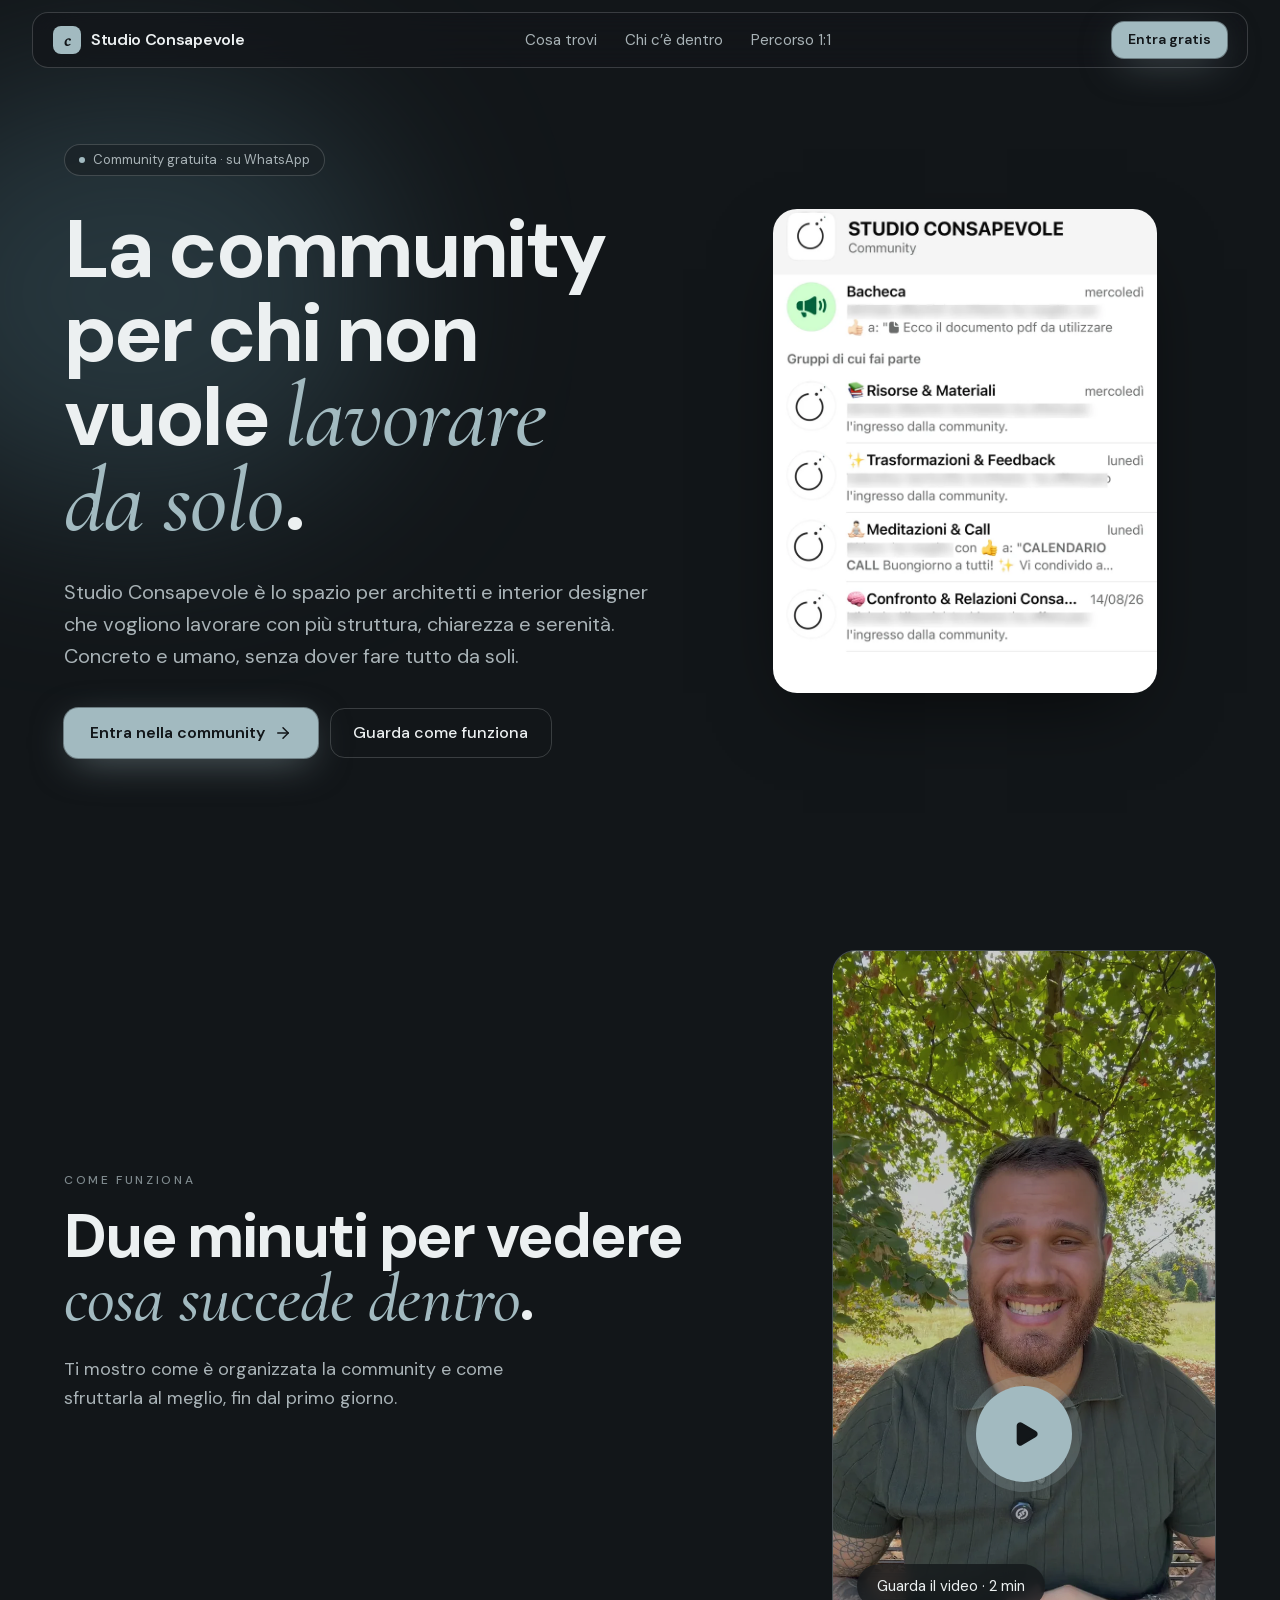
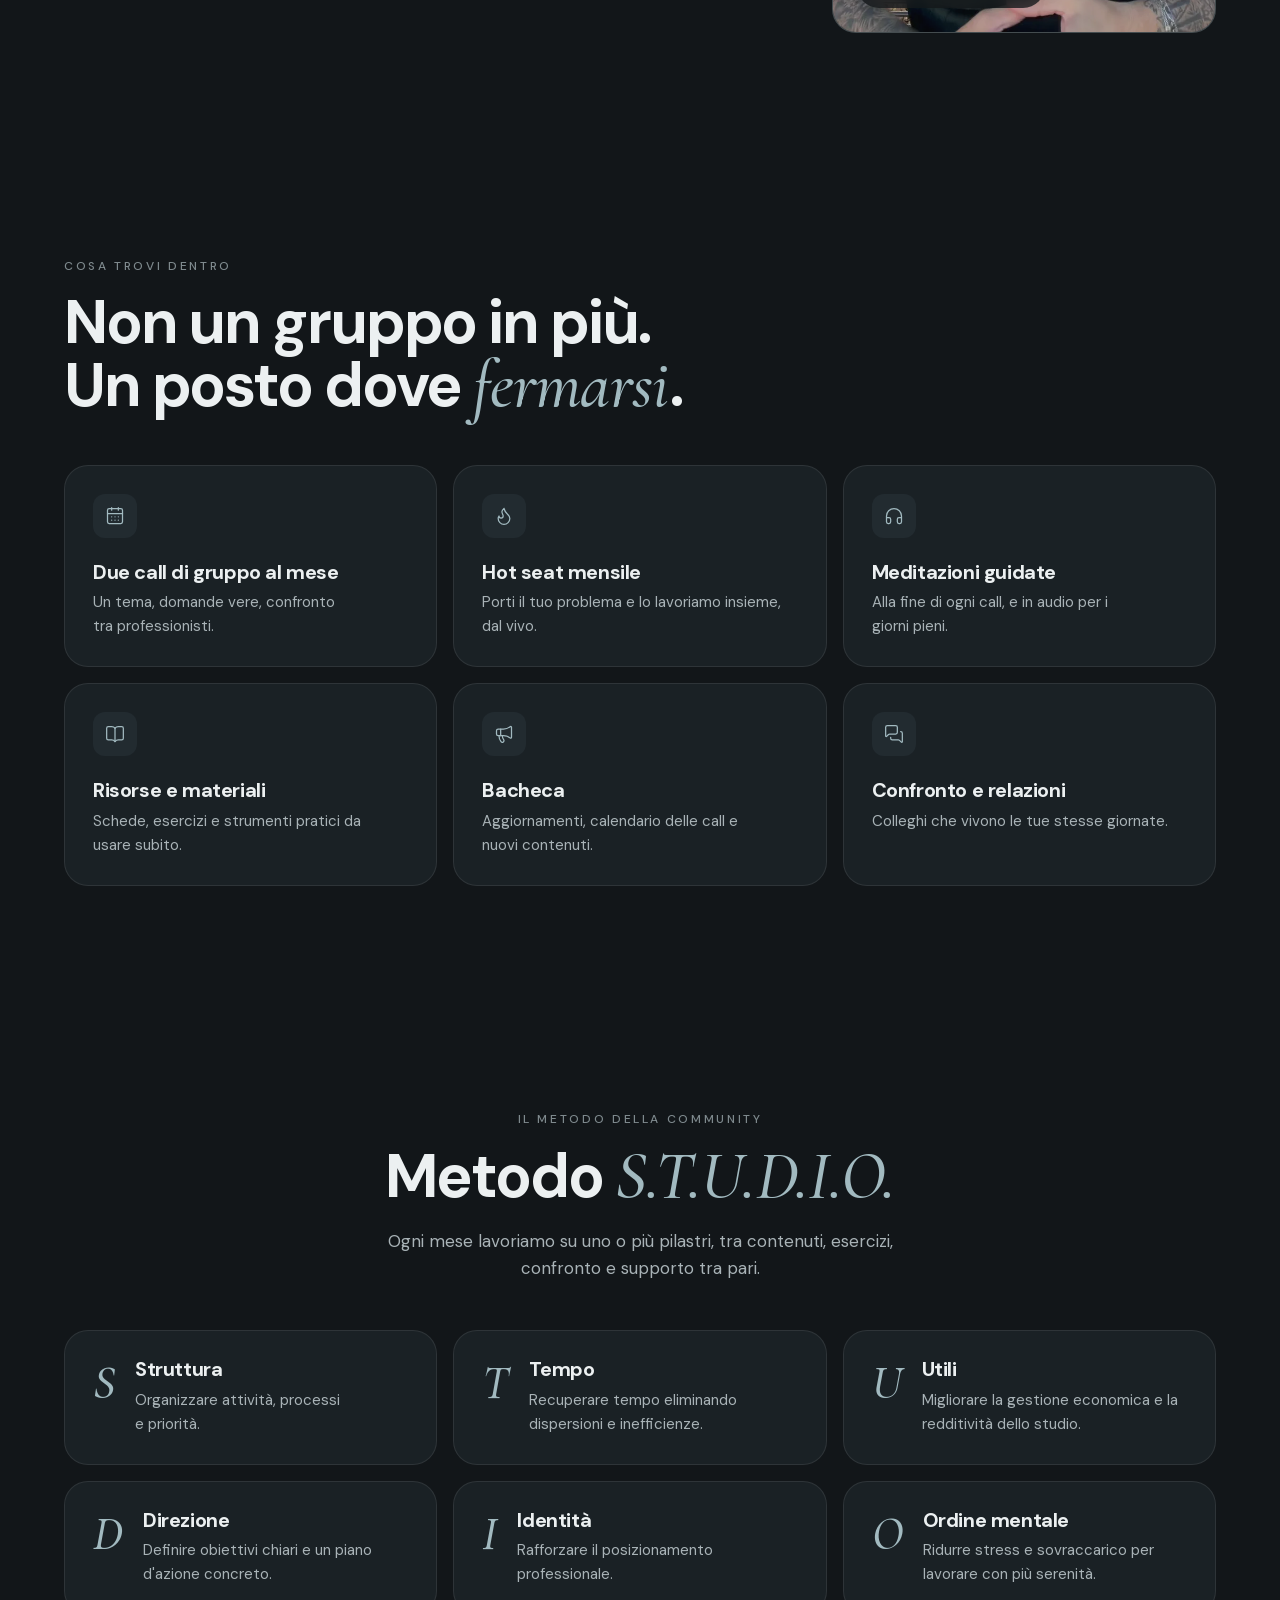
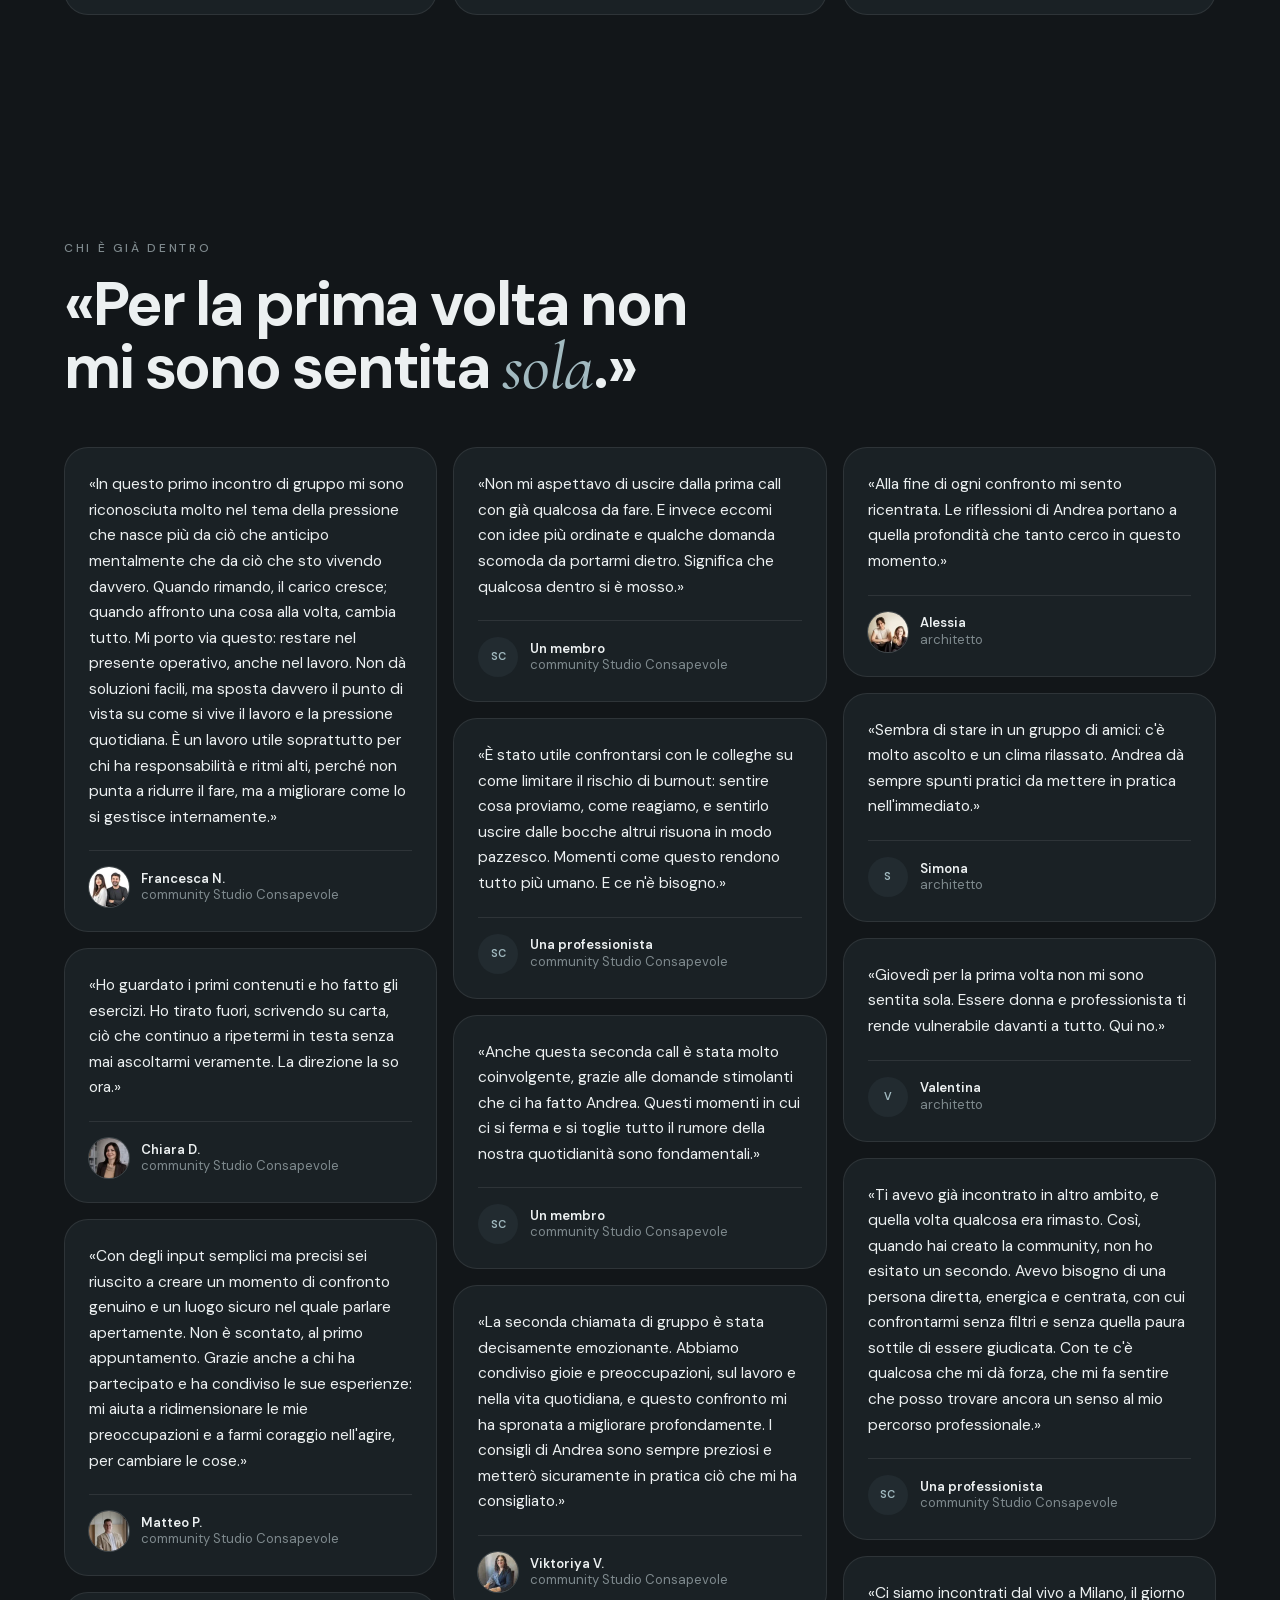
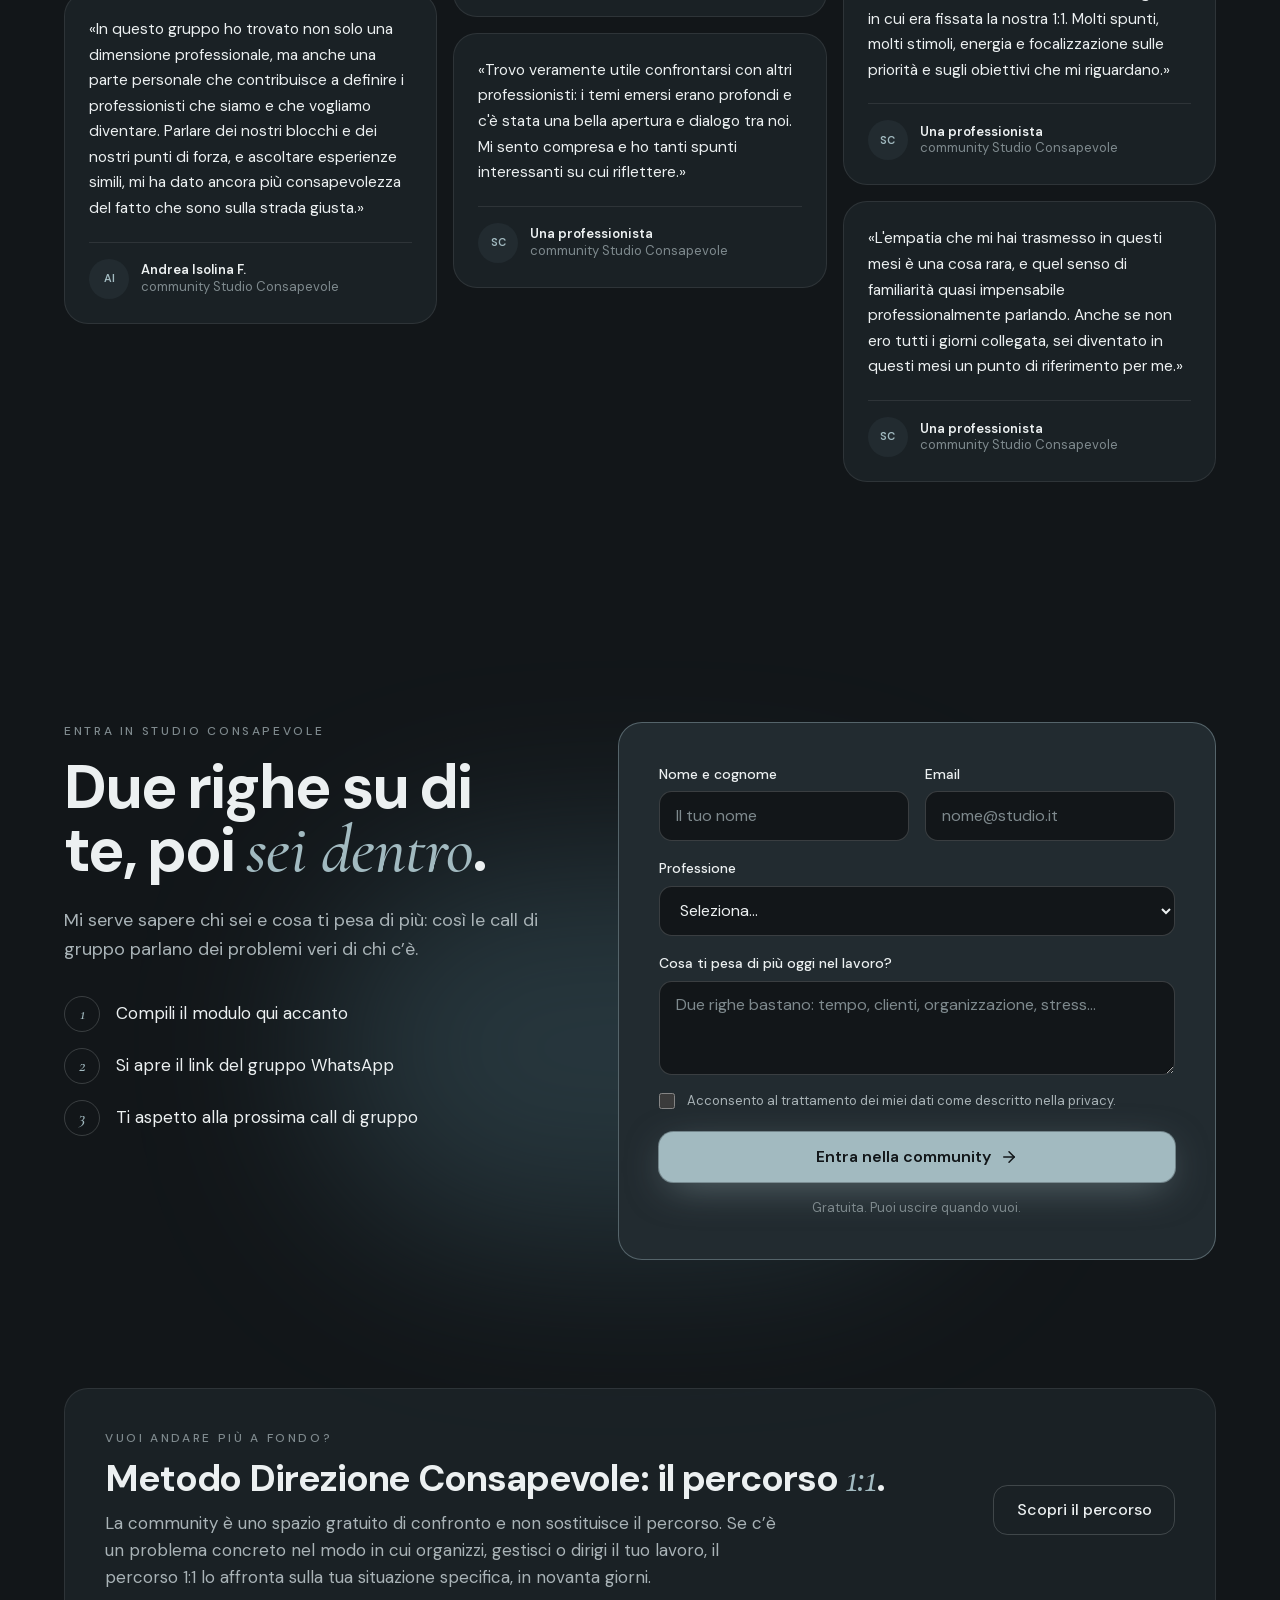
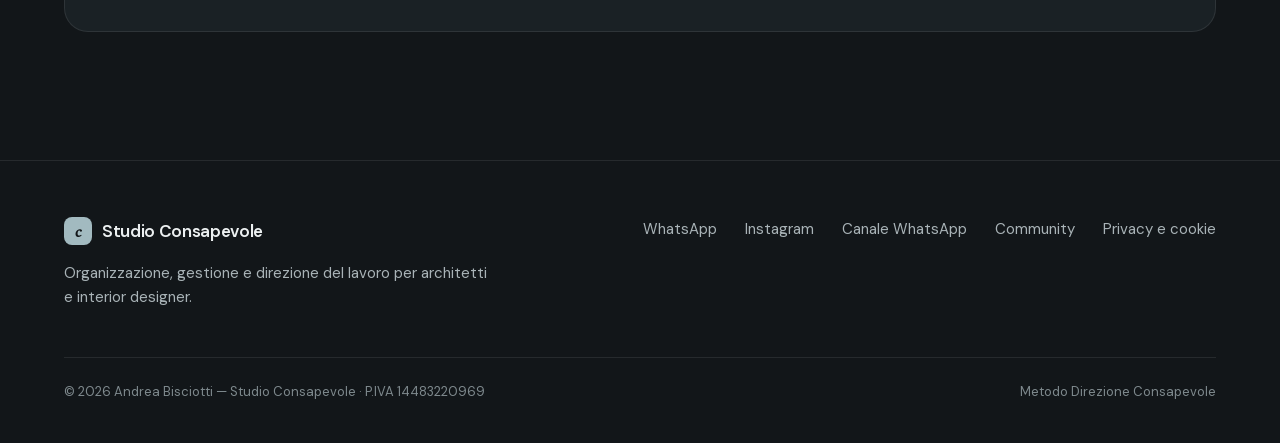
<file: community.html>
<!DOCTYPE html><html lang="it" class="cormorant_garamond_dcbfba80-module__Elzsgq__variable dm_sans_d6e7dc80-module__Pevr3W__variable"><head><meta charSet="utf-8"/><meta name="viewport" content="width=device-width, initial-scale=1"/><link rel="preload" href="/_next/static/media/5c285b27cdda1fe8-s.p.2_mbdogr7ni8i.woff2" as="font" crossorigin="" type="font/woff2"/><link rel="preload" href="/_next/static/media/cc4b84345f7a025e-s.p.2zanptnlo2hyo.woff2" as="font" crossorigin="" type="font/woff2"/><link rel="preload" as="image" href="/img/community-whatsapp.webp"/><link rel="stylesheet" href="/_next/static/chunks/2vll3am_rqqn6.css" data-precedence="next"/><link rel="preload" as="script" fetchPriority="low" href="/_next/static/chunks/3s6nzrbk-8mnv.js"/><script src="/_next/static/chunks/19mx3mg6lkumu.js" async=""></script><script src="/_next/static/chunks/3kmozkq6tgqnz.js" async=""></script><script src="/_next/static/chunks/1eh83f1trsv72.js" async=""></script><script src="/_next/static/chunks/turbopack-0ewssgmc2dw5s.js" async=""></script><script src="/_next/static/chunks/0h2qsuyze9ds1.js" async=""></script><script src="/_next/static/chunks/271_s_wy6_gj0.js" async=""></script><script src="/_next/static/chunks/00temv8w9fo12.js" async=""></script><meta name="theme-color" content="#121619"/><title>Community gratuita per architetti e interior designer — Studio Consapevole</title><meta name="description" content="Studio Consapevole su WhatsApp: due call di gruppo al mese, hot seat, meditazioni guidate e il confronto con altri architetti e interior designer. Gratuita."/><link rel="canonical" href="https://andreabisciotti.it/community.html"/><meta property="og:title" content="La community per chi non vuole lavorare da solo — Studio Consapevole"/><meta property="og:description" content="Gratuita, su WhatsApp, per architetti e interior designer."/><meta property="og:site_name" content="Studio Consapevole"/><meta property="og:locale" content="it_IT"/><meta property="og:image" content="https://andreabisciotti.it/img/og.png"/><meta property="og:image:width" content="1200"/><meta property="og:image:height" content="630"/><meta property="og:type" content="website"/><meta name="twitter:card" content="summary_large_image"/><meta name="twitter:title" content="La community per chi non vuole lavorare da solo — Studio Consapevole"/><meta name="twitter:description" content="Gratuita, su WhatsApp, per architetti e interior designer."/><meta name="twitter:image" content="https://andreabisciotti.it/img/og.png"/><link rel="icon" href="/icon.svg?icon.262ht92jx5ilk.svg" sizes="any" type="image/svg+xml"/><meta name="next-size-adjust" content=""/><script type="application/ld+json">{"@context":"https://schema.org","@type":"ProfessionalService","name":"Studio Consapevole","url":"https://andreabisciotti.it","image":"https://andreabisciotti.it/img/andrea.webp","description":"Percorso individuale di 90 giorni per architetti e interior designer: priorità, tempo, organizzazione e gestione dei clienti.","areaServed":"IT","founder":{"@type":"Person","name":"Andrea Bisciotti","sameAs":["https://www.instagram.com/andre_biscio"]},"review":[{"@type":"Review","author":{"@type":"Person","name":"Lorena G."},"reviewBody":"Empatico e professionale, è riuscito a farmi capire con gentilezza e dei modi pacati quali erano i miei blocchi professionali. Si è messo a trasformare insieme a me una cosa per volta, aprendo direttamente la mia agenda o facendomi raccontare nel dettaglio il mio studio. Non avete idea di quanto mi ha aiutato sapere che il problema non ero io, ma il settore che perpetua i suoi schemi. Sono partita da una situazione di sovrapposizioni, incarichi e orari che non riuscivo a gestire, a saper gestire la mia agenda senza sottostimare i miei tempi, ma soprattutto mettendo me per prima. Non avrei mai immaginato all'inizio del percorso che sarei riuscita ad andare in spiaggia tutti i weekend estivi e staccare completamente la testa. Credetegli quando dice che è specializzato in architetti e interior designer: ha una conoscenza veramente verticale sul tema."},{"@type":"Review","author":{"@type":"Person","name":"Chiara D."},"reviewBody":"Mi sta aiutando moltissimo a gestire con maggiore consapevolezza le numerose incombenze organizzative e gli imprevisti che caratterizzano ogni giorno la nostra professione, nella quale spesso il lavoro dipende anche da clienti, altri professionisti, imprese ed enti. Il suo percorso parte da strumenti molto pratici, come una migliore gestione dell'agenda e la tutela del proprio spazio personale, che dovrebbe essere considerato sacro, ma va molto oltre. Non propone soluzioni preconfezionate, ma accompagna ogni persona nel trovare la propria strada: quella più autentica, sostenibile e realmente adatta alle proprie esigenze."},{"@type":"Review","author":{"@type":"Person","name":"Ilaria I."},"reviewBody":"Lavorare con Andrea sta significando per me affrontare tematiche fondamentali per lavorare con il giusto approccio e dare il meglio di sé. I suoi esercizi pratici, fatti anche per poco tempo al giorno ma con costanza, stanno piano piano migliorando il mio approccio non solo lavorativo ma personale. Ha una dote per me importantissima: non le manda a dire. Sa sempre dire le verità scomode con rispetto, perché sa che possiamo spingerci oltre."},{"@type":"Review","author":{"@type":"Person","name":"Lucia V."},"reviewBody":"Ho iniziato con Andrea un percorso di supporto professionale valido e proficuo. Sa guidare nella gestione del tempo con professionalità ed empatia. Ha capito il mio modo di lavorare e puntualmente mi fornisce consigli, strumenti e indicazioni valide per creare il mio metodo di lavoro: un metodo non standardizzato, ma basato sulle mie reali esigenze."},{"@type":"Review","author":{"@type":"Person","name":"Viktoriya V."},"reviewBody":"Andrea capisce diversi problemi, sia in ambito lavorativo che personale. Per me è un appoggio su cui posso sempre contare. Gli incontri di gruppo sono molto utili: ascoltando come altri professionisti risolvono problemi simili al nostro, capiamo come comportarci se dovesse capitare a noi. Negli incontri individuali si può parlare liberamente anche dei momenti bui, e Andrea sa sempre come sostenere e affrontare quel momento."}]}</script><script src="/_next/static/chunks/0cz1d0mv5g_q7.js" noModule=""></script></head><body><div hidden=""><!--$--><!--/$--></div><header class="fixed inset-x-0 top-3 z-50 px-3"><div class="mx-auto flex h-14 max-w-[76rem] items-center justify-between gap-4 rounded-2xl border border-[var(--line-strong)] bg-[color-mix(in_oklab,var(--color-bg)_72%,transparent)] px-4 backdrop-blur-xl md:px-5"><a class="flex items-center gap-2.5 whitespace-nowrap text-[1rem] font-semibold tracking-[-0.02em]" href="/"><span aria-hidden="true" class="grid h-7 w-7 place-items-center rounded-lg bg-accent font-serif text-[1.15rem] italic text-bg">c</span>Studio Consapevole</a><nav aria-label="Sezioni della pagina" class="hidden items-center gap-7 text-[0.9375rem] lg:flex"><a href="#dentro" class="nav-link">Cosa trovi</a><a href="#voci" class="nav-link">Chi c’è dentro</a><a class="nav-link" href="/">Percorso 1:1</a></nav><a href="#entra" class="btn shrink-0 whitespace-nowrap !rounded-xl !px-4 !py-2.5 text-[0.875rem]">Entra gratis</a></div></header><main><section class="relative pt-28 md:pt-36"><div aria-hidden="true" class="glow left-[-10%] top-[10%] h-[420px] w-[520px] bg-slate"></div><div class="shell relative grid items-center gap-12 pb-20 lg:grid-cols-[minmax(0,1.2fr)_minmax(0,1fr)]"><div><p class="chip mb-8"><span aria-hidden="true" class="h-1.5 w-1.5 rounded-full bg-accent"></span>Community gratuita · su WhatsApp</p><h1 class="text-[clamp(2.6rem,6.4vw,5.2rem)]">La community per chi non vuole <span class="kw">lavorare da solo</span>.</h1><p class="mt-8 max-w-[46ch] text-[1.125rem] text-muted md:text-[1.25rem]">Studio Consapevole è lo spazio per architetti e interior designer che vogliono lavorare con più struttura, chiarezza e serenità. Concreto e umano, senza dover fare tutto da soli.</p><div class="mt-9 flex flex-wrap items-center gap-3"><a href="#entra" class="btn">Entra nella community<svg xmlns="http://www.w3.org/2000/svg" width="18" height="18" viewBox="0 0 24 24" fill="none" stroke="currentColor" stroke-width="2" stroke-linecap="round" stroke-linejoin="round" class="lucide lucide-arrow-right" aria-hidden="true"><path d="M5 12h14"></path><path d="m12 5 7 7-7 7"></path></svg></a><a href="#video" class="btn-ghost">Guarda come funziona</a></div></div><div class="reveal mx-auto w-full max-w-[24rem]"><img alt="La community Studio Consapevole su WhatsApp: Bacheca, Risorse e Materiali, Trasformazioni e Feedback, Meditazioni e Call, Confronto e Relazioni" width="800" height="1010" decoding="async" data-nimg="1" class="h-auto w-full rounded-3xl shadow-[0_30px_80px_-30px_rgba(0,0,0,0.7)]" style="color:transparent" src="/img/community-whatsapp.webp"/></div></div></section><section id="video" class="anchor relative py-20 md:py-28"><div class="shell grid items-center gap-12 lg:grid-cols-[minmax(0,1fr)_minmax(0,24rem)] lg:gap-20"><div class="reveal"><p class="kicker">Come funziona</p><h2 class="mt-4 text-[clamp(2.2rem,4.8vw,3.8rem)]">Due minuti per vedere <span class="kw">cosa succede dentro</span>.</h2><p class="mt-6 max-w-[42ch] text-[1.125rem] text-muted">Ti mostro come è organizzata la community e come sfruttarla al meglio, fin dal primo giorno.</p></div><div class="reveal mx-auto w-full max-w-[24rem] lg:max-w-none"><div class="relative w-full overflow-hidden aspect-[9/16] rounded-3xl border border-[var(--line-strong)] bg-ink"><button type="button" class="group absolute inset-0 h-full w-full" aria-label="Guarda il video: Come utilizzare Studio Consapevole"><img alt="" loading="lazy" width="720" height="1280" decoding="async" data-nimg="1" class="h-full w-full object-cover opacity-80 transition-opacity duration-300 group-hover:opacity-100" style="color:transparent" src="/img/video-community.webp"/><span class="absolute m-auto grid h-16 w-16 place-items-center md:h-24 md:w-24 inset-x-0 bottom-[22%] rounded-full bg-accent text-bg shadow-[0_0_0_10px_color-mix(in_oklab,var(--color-accent)_22%,transparent)] transition-transform duration-300 group-hover:scale-110"><svg xmlns="http://www.w3.org/2000/svg" width="28" height="28" viewBox="0 0 24 24" fill="none" stroke="currentColor" stroke-width="2" stroke-linecap="round" stroke-linejoin="round" class="lucide lucide-play translate-x-[2px] fill-current" aria-hidden="true"><path d="M5 5a2 2 0 0 1 3.008-1.728l11.997 6.998a2 2 0 0 1 .003 3.458l-12 7A2 2 0 0 1 5 19z"></path></svg></span><span class="absolute bottom-4 left-4 rounded-full md:bottom-6 md:left-6 md:px-5 md:py-2.5 md:text-[0.9375rem] bg-[color-mix(in_oklab,var(--color-bg)_75%,transparent)] px-4 py-2 text-[0.875rem] backdrop-blur">Guarda il video · 2 min</span></button></div></div></div></section><section id="dentro" class="anchor py-20 md:py-28"><div class="shell"><div class="reveal max-w-[44rem]"><p class="kicker">Cosa trovi dentro</p><h2 class="mt-4 text-[clamp(2.2rem,4.8vw,3.8rem)]">Non un gruppo in più. Un posto dove <span class="kw">fermarsi</span>.</h2></div><div class="mt-12 grid gap-4 sm:grid-cols-2 lg:grid-cols-3"><div class="reveal card p-7"><span class="grid h-11 w-11 place-items-center rounded-xl bg-surface-2 text-accent"><svg xmlns="http://www.w3.org/2000/svg" width="20" height="20" viewBox="0 0 24 24" fill="none" stroke="currentColor" stroke-width="1.5" stroke-linecap="round" stroke-linejoin="round" class="lucide lucide-calendar-days" aria-hidden="true"><path d="M8 2v3"></path><path d="M16 2v3"></path><rect x="3" y="3" width="18" height="18" rx="2"></rect><path d="M3 9h18"></path><path d="M8 13h.01"></path><path d="M12 13h.01"></path><path d="M16 13h.01"></path><path d="M8 17h.01"></path><path d="M12 17h.01"></path><path d="M16 17h.01"></path></svg></span><h3 class="mt-6 text-[1.25rem] tracking-[-0.02em]">Due call di gruppo al mese</h3><p class="mt-2 text-[0.9375rem] text-muted">Un tema, domande vere, confronto tra professionisti.</p></div><div class="reveal card p-7"><span class="grid h-11 w-11 place-items-center rounded-xl bg-surface-2 text-accent"><svg xmlns="http://www.w3.org/2000/svg" width="20" height="20" viewBox="0 0 24 24" fill="none" stroke="currentColor" stroke-width="1.5" stroke-linecap="round" stroke-linejoin="round" class="lucide lucide-flame" aria-hidden="true"><path d="M12 3q1 4 4 6.5t3 5.5a1 1 0 0 1-14 0 5 5 0 0 1 1-3 1 1 0 0 0 5 0c0-2-1.5-3-1.5-5q0-2 2.5-4"></path></svg></span><h3 class="mt-6 text-[1.25rem] tracking-[-0.02em]">Hot seat mensile</h3><p class="mt-2 text-[0.9375rem] text-muted">Porti il tuo problema e lo lavoriamo insieme, dal vivo.</p></div><div class="reveal card p-7"><span class="grid h-11 w-11 place-items-center rounded-xl bg-surface-2 text-accent"><svg xmlns="http://www.w3.org/2000/svg" width="20" height="20" viewBox="0 0 24 24" fill="none" stroke="currentColor" stroke-width="1.5" stroke-linecap="round" stroke-linejoin="round" class="lucide lucide-headphones" aria-hidden="true"><path d="M3 14h3a2 2 0 0 1 2 2v3a2 2 0 0 1-2 2H5a2 2 0 0 1-2-2v-7a9 9 0 0 1 18 0v7a2 2 0 0 1-2 2h-1a2 2 0 0 1-2-2v-3a2 2 0 0 1 2-2h3"></path></svg></span><h3 class="mt-6 text-[1.25rem] tracking-[-0.02em]">Meditazioni guidate</h3><p class="mt-2 text-[0.9375rem] text-muted">Alla fine di ogni call, e in audio per i giorni pieni.</p></div><div class="reveal card p-7"><span class="grid h-11 w-11 place-items-center rounded-xl bg-surface-2 text-accent"><svg xmlns="http://www.w3.org/2000/svg" width="20" height="20" viewBox="0 0 24 24" fill="none" stroke="currentColor" stroke-width="1.5" stroke-linecap="round" stroke-linejoin="round" class="lucide lucide-book-open" aria-hidden="true"><path d="M12 5v16"></path><path d="M20.001 19A2 2 0 0022 17V5a2 2 0 00-1.999-2L16 3.002A5 5 0 0012 5a5 5 0 00-4-2H4a2 2 0 00-2 2v12a2 2 0 001.999 2H8a5 5 0 014 2 5 5 0 014-2z"></path></svg></span><h3 class="mt-6 text-[1.25rem] tracking-[-0.02em]">Risorse e materiali</h3><p class="mt-2 text-[0.9375rem] text-muted">Schede, esercizi e strumenti pratici da usare subito.</p></div><div class="reveal card p-7"><span class="grid h-11 w-11 place-items-center rounded-xl bg-surface-2 text-accent"><svg xmlns="http://www.w3.org/2000/svg" width="20" height="20" viewBox="0 0 24 24" fill="none" stroke="currentColor" stroke-width="1.5" stroke-linecap="round" stroke-linejoin="round" class="lucide lucide-megaphone" aria-hidden="true"><path d="M11 6a13 13 0 0 0 8.4-2.8A1 1 0 0 1 21 4v12a1 1 0 0 1-1.6.8A13 13 0 0 0 11 14H5a2 2 0 0 1-2-2V8a2 2 0 0 1 2-2z"></path><path d="M6 14a12 12 0 0 0 2.4 7.2 2 2 0 0 0 3.2-2.4A8 8 0 0 1 10 14"></path><path d="M8 6v8"></path></svg></span><h3 class="mt-6 text-[1.25rem] tracking-[-0.02em]">Bacheca</h3><p class="mt-2 text-[0.9375rem] text-muted">Aggiornamenti, calendario delle call e nuovi contenuti.</p></div><div class="reveal card p-7"><span class="grid h-11 w-11 place-items-center rounded-xl bg-surface-2 text-accent"><svg xmlns="http://www.w3.org/2000/svg" width="20" height="20" viewBox="0 0 24 24" fill="none" stroke="currentColor" stroke-width="1.5" stroke-linecap="round" stroke-linejoin="round" class="lucide lucide-messages-square" aria-hidden="true"><path d="M16 10a2 2 0 0 1-2 2H6.828a2 2 0 0 0-1.414.586l-2.202 2.202A.71.71 0 0 1 2 14.286V4a2 2 0 0 1 2-2h10a2 2 0 0 1 2 2z"></path><path d="M20 9a2 2 0 0 1 2 2v10.286a.71.71 0 0 1-1.212.502l-2.202-2.202A2 2 0 0 0 17.172 19H10a2 2 0 0 1-2-2v-1"></path></svg></span><h3 class="mt-6 text-[1.25rem] tracking-[-0.02em]">Confronto e relazioni</h3><p class="mt-2 text-[0.9375rem] text-muted">Colleghi che vivono le tue stesse giornate.</p></div></div></div></section><section class="py-20 md:py-28"><div class="shell"><div class="reveal mx-auto max-w-[44rem] text-center"><p class="kicker">Il metodo della community</p><h2 class="mt-4 text-[clamp(2.2rem,4.8vw,3.8rem)]">Metodo <span class="kw">S.T.U.D.I.O.</span></h2><p class="mx-auto mt-5 max-w-[46ch] text-muted">Ogni mese lavoriamo su uno o più pilastri, tra contenuti, esercizi, confronto e supporto tra pari.</p></div><div class="mt-12 grid gap-4 sm:grid-cols-2 lg:grid-cols-3"><div class="reveal card flex gap-5 p-7"><span class="font-serif text-[3rem] leading-none italic text-accent">S</span><div><h3 class="text-[1.25rem] tracking-[-0.02em]">Struttura</h3><p class="mt-2 text-[0.9375rem] text-muted">Organizzare attività, processi e priorità.</p></div></div><div class="reveal card flex gap-5 p-7"><span class="font-serif text-[3rem] leading-none italic text-accent">T</span><div><h3 class="text-[1.25rem] tracking-[-0.02em]">Tempo</h3><p class="mt-2 text-[0.9375rem] text-muted">Recuperare tempo eliminando dispersioni e inefficienze.</p></div></div><div class="reveal card flex gap-5 p-7"><span class="font-serif text-[3rem] leading-none italic text-accent">U</span><div><h3 class="text-[1.25rem] tracking-[-0.02em]">Utili</h3><p class="mt-2 text-[0.9375rem] text-muted">Migliorare la gestione economica e la redditività dello studio.</p></div></div><div class="reveal card flex gap-5 p-7"><span class="font-serif text-[3rem] leading-none italic text-accent">D</span><div><h3 class="text-[1.25rem] tracking-[-0.02em]">Direzione</h3><p class="mt-2 text-[0.9375rem] text-muted">Definire obiettivi chiari e un piano d&#x27;azione concreto.</p></div></div><div class="reveal card flex gap-5 p-7"><span class="font-serif text-[3rem] leading-none italic text-accent">I</span><div><h3 class="text-[1.25rem] tracking-[-0.02em]">Identità</h3><p class="mt-2 text-[0.9375rem] text-muted">Rafforzare il posizionamento professionale.</p></div></div><div class="reveal card flex gap-5 p-7"><span class="font-serif text-[3rem] leading-none italic text-accent">O</span><div><h3 class="text-[1.25rem] tracking-[-0.02em]">Ordine mentale</h3><p class="mt-2 text-[0.9375rem] text-muted">Ridurre stress e sovraccarico per lavorare con più serenità.</p></div></div></div></div></section><section id="voci" class="anchor py-20 md:py-28"><div class="shell"><div class="reveal max-w-[44rem]"><p class="kicker">Chi è già dentro</p><h2 class="mt-4 text-[clamp(2.2rem,4.8vw,3.8rem)]">«Per la prima volta non mi sono sentita <span class="kw">sola</span>.»</h2></div><div class="mt-12 gap-4 [column-fill:balance] sm:columns-2 lg:columns-3"><figure class="card mb-4 break-inside-avoid p-6"><blockquote class="text-[0.96875rem] leading-[1.65]">«<!-- -->In questo primo incontro di gruppo mi sono riconosciuta molto nel tema della pressione che nasce più da ciò che anticipo mentalmente che da ciò che sto vivendo davvero. Quando rimando, il carico cresce; quando affronto una cosa alla volta, cambia tutto. Mi porto via questo: restare nel presente operativo, anche nel lavoro. Non dà soluzioni facili, ma sposta davvero il punto di vista su come si vive il lavoro e la pressione quotidiana. È un lavoro utile soprattutto per chi ha responsabilità e ritmi alti, perché non punta a ridurre il fare, ma a migliorare come lo si gestisce internamente.<!-- -->»</blockquote><figcaption class="mt-5 flex items-center gap-3 border-t border-[var(--line)] pt-4 text-[0.8125rem]"><img src="/img/avatar/francesca-n.webp" alt="" width="40" height="40" loading="lazy" class="h-10 w-10 shrink-0 rounded-full object-cover ring-1 ring-[var(--line-strong)]"/><span class="leading-tight"><span class="block font-semibold">Francesca N.</span><span class="block text-faint">community Studio Consapevole</span></span></figcaption></figure><figure class="card mb-4 break-inside-avoid p-6"><blockquote class="text-[0.96875rem] leading-[1.65]">«<!-- -->Ho guardato i primi contenuti e ho fatto gli esercizi. Ho tirato fuori, scrivendo su carta, ciò che continuo a ripetermi in testa senza mai ascoltarmi veramente. La direzione la so ora.<!-- -->»</blockquote><figcaption class="mt-5 flex items-center gap-3 border-t border-[var(--line)] pt-4 text-[0.8125rem]"><img src="/img/avatar/chiara.webp" alt="" width="40" height="40" loading="lazy" class="h-10 w-10 shrink-0 rounded-full object-cover ring-1 ring-[var(--line-strong)]"/><span class="leading-tight"><span class="block font-semibold">Chiara D.</span><span class="block text-faint">community Studio Consapevole</span></span></figcaption></figure><figure class="card mb-4 break-inside-avoid p-6"><blockquote class="text-[0.96875rem] leading-[1.65]">«<!-- -->Con degli input semplici ma precisi sei riuscito a creare un momento di confronto genuino e un luogo sicuro nel quale parlare apertamente. Non è scontato, al primo appuntamento. Grazie anche a chi ha partecipato e ha condiviso le sue esperienze: mi aiuta a ridimensionare le mie preoccupazioni e a farmi coraggio nell&#x27;agire, per cambiare le cose.<!-- -->»</blockquote><figcaption class="mt-5 flex items-center gap-3 border-t border-[var(--line)] pt-4 text-[0.8125rem]"><img src="/img/avatar/matteo-p.webp" alt="" width="40" height="40" loading="lazy" class="h-10 w-10 shrink-0 rounded-full object-cover ring-1 ring-[var(--line-strong)]"/><span class="leading-tight"><span class="block font-semibold">Matteo P.</span><span class="block text-faint">community Studio Consapevole</span></span></figcaption></figure><figure class="card mb-4 break-inside-avoid p-6"><blockquote class="text-[0.96875rem] leading-[1.65]">«<!-- -->In questo gruppo ho trovato non solo una dimensione professionale, ma anche una parte personale che contribuisce a definire i professionisti che siamo e che vogliamo diventare. Parlare dei nostri blocchi e dei nostri punti di forza, e ascoltare esperienze simili, mi ha dato ancora più consapevolezza del fatto che sono sulla strada giusta.<!-- -->»</blockquote><figcaption class="mt-5 flex items-center gap-3 border-t border-[var(--line)] pt-4 text-[0.8125rem]"><span aria-hidden="true" class="grid h-10 w-10 shrink-0 place-items-center rounded-full bg-surface-2 text-[0.6875rem] font-semibold text-accent">AI</span><span class="leading-tight"><span class="block font-semibold">Andrea Isolina F.</span><span class="block text-faint">community Studio Consapevole</span></span></figcaption></figure><figure class="card mb-4 break-inside-avoid p-6"><blockquote class="text-[0.96875rem] leading-[1.65]">«<!-- -->Non mi aspettavo di uscire dalla prima call con già qualcosa da fare. E invece eccomi con idee più ordinate e qualche domanda scomoda da portarmi dietro. Significa che qualcosa dentro si è mosso.<!-- -->»</blockquote><figcaption class="mt-5 flex items-center gap-3 border-t border-[var(--line)] pt-4 text-[0.8125rem]"><span aria-hidden="true" class="grid h-10 w-10 shrink-0 place-items-center rounded-full bg-surface-2 text-[0.6875rem] font-semibold text-accent">SC</span><span class="leading-tight"><span class="block font-semibold">Un membro</span><span class="block text-faint">community Studio Consapevole</span></span></figcaption></figure><figure class="card mb-4 break-inside-avoid p-6"><blockquote class="text-[0.96875rem] leading-[1.65]">«<!-- -->È stato utile confrontarsi con le colleghe su come limitare il rischio di burnout: sentire cosa proviamo, come reagiamo, e sentirlo uscire dalle bocche altrui risuona in modo pazzesco. Momenti come questo rendono tutto più umano. E ce n&#x27;è bisogno.<!-- -->»</blockquote><figcaption class="mt-5 flex items-center gap-3 border-t border-[var(--line)] pt-4 text-[0.8125rem]"><span aria-hidden="true" class="grid h-10 w-10 shrink-0 place-items-center rounded-full bg-surface-2 text-[0.6875rem] font-semibold text-accent">SC</span><span class="leading-tight"><span class="block font-semibold">Una professionista</span><span class="block text-faint">community Studio Consapevole</span></span></figcaption></figure><figure class="card mb-4 break-inside-avoid p-6"><blockquote class="text-[0.96875rem] leading-[1.65]">«<!-- -->Anche questa seconda call è stata molto coinvolgente, grazie alle domande stimolanti che ci ha fatto Andrea. Questi momenti in cui ci si ferma e si toglie tutto il rumore della nostra quotidianità sono fondamentali.<!-- -->»</blockquote><figcaption class="mt-5 flex items-center gap-3 border-t border-[var(--line)] pt-4 text-[0.8125rem]"><span aria-hidden="true" class="grid h-10 w-10 shrink-0 place-items-center rounded-full bg-surface-2 text-[0.6875rem] font-semibold text-accent">SC</span><span class="leading-tight"><span class="block font-semibold">Un membro</span><span class="block text-faint">community Studio Consapevole</span></span></figcaption></figure><figure class="card mb-4 break-inside-avoid p-6"><blockquote class="text-[0.96875rem] leading-[1.65]">«<!-- -->La seconda chiamata di gruppo è stata decisamente emozionante. Abbiamo condiviso gioie e preoccupazioni, sul lavoro e nella vita quotidiana, e questo confronto mi ha spronata a migliorare profondamente. I consigli di Andrea sono sempre preziosi e metterò sicuramente in pratica ciò che mi ha consigliato.<!-- -->»</blockquote><figcaption class="mt-5 flex items-center gap-3 border-t border-[var(--line)] pt-4 text-[0.8125rem]"><img src="/img/avatar/viktoriya.webp" alt="" width="40" height="40" loading="lazy" class="h-10 w-10 shrink-0 rounded-full object-cover ring-1 ring-[var(--line-strong)]"/><span class="leading-tight"><span class="block font-semibold">Viktoriya V.</span><span class="block text-faint">community Studio Consapevole</span></span></figcaption></figure><figure class="card mb-4 break-inside-avoid p-6"><blockquote class="text-[0.96875rem] leading-[1.65]">«<!-- -->Trovo veramente utile confrontarsi con altri professionisti: i temi emersi erano profondi e c&#x27;è stata una bella apertura e dialogo tra noi. Mi sento compresa e ho tanti spunti interessanti su cui riflettere.<!-- -->»</blockquote><figcaption class="mt-5 flex items-center gap-3 border-t border-[var(--line)] pt-4 text-[0.8125rem]"><span aria-hidden="true" class="grid h-10 w-10 shrink-0 place-items-center rounded-full bg-surface-2 text-[0.6875rem] font-semibold text-accent">SC</span><span class="leading-tight"><span class="block font-semibold">Una professionista</span><span class="block text-faint">community Studio Consapevole</span></span></figcaption></figure><figure class="card mb-4 break-inside-avoid p-6"><blockquote class="text-[0.96875rem] leading-[1.65]">«<!-- -->Alla fine di ogni confronto mi sento ricentrata. Le riflessioni di Andrea portano a quella profondità che tanto cerco in questo momento.<!-- -->»</blockquote><figcaption class="mt-5 flex items-center gap-3 border-t border-[var(--line)] pt-4 text-[0.8125rem]"><img src="/img/avatar/alessia.webp" alt="" width="40" height="40" loading="lazy" class="h-10 w-10 shrink-0 rounded-full object-cover ring-1 ring-[var(--line-strong)]"/><span class="leading-tight"><span class="block font-semibold">Alessia</span><span class="block text-faint">architetto</span></span></figcaption></figure><figure class="card mb-4 break-inside-avoid p-6"><blockquote class="text-[0.96875rem] leading-[1.65]">«<!-- -->Sembra di stare in un gruppo di amici: c&#x27;è molto ascolto e un clima rilassato. Andrea dà sempre spunti pratici da mettere in pratica nell&#x27;immediato.<!-- -->»</blockquote><figcaption class="mt-5 flex items-center gap-3 border-t border-[var(--line)] pt-4 text-[0.8125rem]"><span aria-hidden="true" class="grid h-10 w-10 shrink-0 place-items-center rounded-full bg-surface-2 text-[0.6875rem] font-semibold text-accent">S</span><span class="leading-tight"><span class="block font-semibold">Simona</span><span class="block text-faint">architetto</span></span></figcaption></figure><figure class="card mb-4 break-inside-avoid p-6"><blockquote class="text-[0.96875rem] leading-[1.65]">«<!-- -->Giovedì per la prima volta non mi sono sentita sola. Essere donna e professionista ti rende vulnerabile davanti a tutto. Qui no.<!-- -->»</blockquote><figcaption class="mt-5 flex items-center gap-3 border-t border-[var(--line)] pt-4 text-[0.8125rem]"><span aria-hidden="true" class="grid h-10 w-10 shrink-0 place-items-center rounded-full bg-surface-2 text-[0.6875rem] font-semibold text-accent">V</span><span class="leading-tight"><span class="block font-semibold">Valentina</span><span class="block text-faint">architetto</span></span></figcaption></figure><figure class="card mb-4 break-inside-avoid p-6"><blockquote class="text-[0.96875rem] leading-[1.65]">«<!-- -->Ti avevo già incontrato in altro ambito, e quella volta qualcosa era rimasto. Così, quando hai creato la community, non ho esitato un secondo. Avevo bisogno di una persona diretta, energica e centrata, con cui confrontarmi senza filtri e senza quella paura sottile di essere giudicata. Con te c&#x27;è qualcosa che mi dà forza, che mi fa sentire che posso trovare ancora un senso al mio percorso professionale.<!-- -->»</blockquote><figcaption class="mt-5 flex items-center gap-3 border-t border-[var(--line)] pt-4 text-[0.8125rem]"><span aria-hidden="true" class="grid h-10 w-10 shrink-0 place-items-center rounded-full bg-surface-2 text-[0.6875rem] font-semibold text-accent">SC</span><span class="leading-tight"><span class="block font-semibold">Una professionista</span><span class="block text-faint">community Studio Consapevole</span></span></figcaption></figure><figure class="card mb-4 break-inside-avoid p-6"><blockquote class="text-[0.96875rem] leading-[1.65]">«<!-- -->Ci siamo incontrati dal vivo a Milano, il giorno in cui era fissata la nostra 1:1. Molti spunti, molti stimoli, energia e focalizzazione sulle priorità e sugli obiettivi che mi riguardano.<!-- -->»</blockquote><figcaption class="mt-5 flex items-center gap-3 border-t border-[var(--line)] pt-4 text-[0.8125rem]"><span aria-hidden="true" class="grid h-10 w-10 shrink-0 place-items-center rounded-full bg-surface-2 text-[0.6875rem] font-semibold text-accent">SC</span><span class="leading-tight"><span class="block font-semibold">Una professionista</span><span class="block text-faint">community Studio Consapevole</span></span></figcaption></figure><figure class="card mb-4 break-inside-avoid p-6"><blockquote class="text-[0.96875rem] leading-[1.65]">«<!-- -->L&#x27;empatia che mi hai trasmesso in questi mesi è una cosa rara, e quel senso di familiarità quasi impensabile professionalmente parlando. Anche se non ero tutti i giorni collegata, sei diventato in questi mesi un punto di riferimento per me.<!-- -->»</blockquote><figcaption class="mt-5 flex items-center gap-3 border-t border-[var(--line)] pt-4 text-[0.8125rem]"><span aria-hidden="true" class="grid h-10 w-10 shrink-0 place-items-center rounded-full bg-surface-2 text-[0.6875rem] font-semibold text-accent">SC</span><span class="leading-tight"><span class="block font-semibold">Una professionista</span><span class="block text-faint">community Studio Consapevole</span></span></figcaption></figure></div></div></section><section id="entra" class="anchor relative py-24 md:py-32"><div aria-hidden="true" class="glow left-1/2 top-1/3 h-[380px] w-[640px] -translate-x-1/2 bg-slate opacity-50"></div><div class="shell relative grid gap-10 lg:grid-cols-[minmax(0,0.9fr)_minmax(0,1.1fr)] lg:gap-16"><div class="reveal"><p class="kicker">Entra in Studio Consapevole</p><h2 class="mt-4 text-[clamp(2.2rem,4.8vw,3.8rem)]">Due righe su di te, poi <span class="kw">sei dentro</span>.</h2><p class="mt-6 max-w-[42ch] text-[1.125rem] text-muted">Mi serve sapere chi sei e cosa ti pesa di più: così le call di gruppo parlano dei problemi veri di chi c’è.</p><ol class="mt-8 space-y-4"><li class="flex items-center gap-4"><span class="grid h-9 w-9 shrink-0 place-items-center rounded-full border border-[var(--line-strong)] font-serif text-[1.15rem] italic text-accent">1</span>Compili il modulo qui accanto</li><li class="flex items-center gap-4"><span class="grid h-9 w-9 shrink-0 place-items-center rounded-full border border-[var(--line-strong)] font-serif text-[1.15rem] italic text-accent">2</span>Si apre il link del gruppo WhatsApp</li><li class="flex items-center gap-4"><span class="grid h-9 w-9 shrink-0 place-items-center rounded-full border border-[var(--line-strong)] font-serif text-[1.15rem] italic text-accent">3</span>Ti aspetto alla prossima call di gruppo</li></ol></div><div class="reveal card border-[color-mix(in_oklab,var(--color-accent)_40%,transparent)] bg-surface-2 p-7 md:p-10"><form class="grid gap-4"><input type="hidden" name="_subject" value="Nuovo ingresso — Community Studio Consapevole"/><input type="hidden" name="provenienza" value="Pagina community"/><div class="grid gap-4 sm:grid-cols-2"><label class="grid gap-1.5 text-[0.875rem]"><span class="font-medium">Nome e cognome</span><input autoComplete="name" required="" placeholder="Il tuo nome" class="field" name="nome"/></label><label class="grid gap-1.5 text-[0.875rem]"><span class="font-medium">Email</span><input type="email" autoComplete="email" required="" placeholder="nome@studio.it" class="field" name="email"/></label></div><label class="grid gap-1.5 text-[0.875rem]"><span class="font-medium">Professione</span><select name="ruolo" required="" class="field"><option value="" disabled="" selected="">Seleziona…</option><option>Architetto</option><option>Interior designer</option><option>Architetto e interior designer</option><option>Altro</option></select></label><label class="grid gap-1.5 text-[0.875rem]"><span class="font-medium">Cosa ti pesa di più oggi nel lavoro?</span><textarea name="problematiche" rows="3" required="" placeholder="Due righe bastano: tempo, clienti, organizzazione, stress…" class="field resize-y"></textarea></label><label class="flex items-start gap-3 text-[0.8125rem] text-muted"><input type="checkbox" required="" class="mt-0.5 h-4 w-4 shrink-0 accent-[var(--color-accent)]" name="consenso_privacy" value="sì"/><span>Acconsento al trattamento dei miei dati come descritto nella<!-- --> <a href="/privacy.html" target="_blank" rel="noopener" class="link-rule">privacy</a>.</span></label><button type="submit" class="btn mt-1 w-full disabled:opacity-60">Entra nella community<svg xmlns="http://www.w3.org/2000/svg" width="18" height="18" viewBox="0 0 24 24" fill="none" stroke="currentColor" stroke-width="2" stroke-linecap="round" stroke-linejoin="round" class="lucide lucide-arrow-right" aria-hidden="true"><path d="M5 12h14"></path><path d="m12 5 7 7-7 7"></path></svg></button><p class="text-center text-[0.8125rem] text-faint">Gratuita. Puoi uscire quando vuoi.</p></form></div></div></section><section class="pb-24 md:pb-32"><div class="reveal shell"><div class="card flex flex-col gap-6 p-7 md:flex-row md:items-center md:justify-between md:p-10"><div><p class="kicker">Vuoi andare più a fondo?</p><h3 class="mt-3 text-[clamp(1.6rem,3vw,2.3rem)] tracking-[-0.03em]">Metodo Direzione Consapevole: il percorso <span class="kw">1:1</span>.</h3><p class="mt-3 max-w-[56ch] text-muted">La community è uno spazio gratuito di confronto e non sostituisce il percorso. Se c’è un problema concreto nel modo in cui organizzi, gestisci o dirigi il tuo lavoro, il percorso 1:1 lo affronta sulla tua situazione specifica, in novanta giorni.</p></div><a class="btn-ghost shrink-0" href="/">Scopri il percorso</a></div></div></section></main><footer class="border-t border-[var(--line)] pt-14 pb-10"><div class="shell"><div class="flex flex-col gap-8 md:flex-row md:items-start md:justify-between"><div class="max-w-[36ch]"><p class="flex items-center gap-2.5 text-[1.0625rem] font-semibold tracking-[-0.02em]"><span aria-hidden="true" class="grid h-7 w-7 place-items-center rounded-lg bg-accent font-serif text-[1.15rem] italic text-bg">c</span>Studio Consapevole</p><p class="mt-4 text-[0.9375rem] text-muted">Organizzazione, gestione e direzione del lavoro per architetti e interior designer.</p></div><nav aria-label="Contatti" class="flex flex-wrap gap-x-7 gap-y-2 text-[0.9375rem]"><a href="https://wa.me/message/Q6IYHDGL57VTB1" target="_blank" rel="noopener" class="nav-link">WhatsApp</a><a href="https://www.instagram.com/andre_biscio" target="_blank" rel="noopener" class="nav-link">Instagram</a><a href="https://whatsapp.com/channel/0029Vb9OEBt84Om4v0HOzx2Q" target="_blank" rel="noopener" class="nav-link">Canale WhatsApp</a><a href="/community.html" target="_blank" rel="noopener" class="nav-link">Community</a><a href="/privacy.html" class="nav-link">Privacy e cookie</a></nav></div><div class="mt-12 flex flex-col gap-2 border-t border-[var(--line)] pt-6 text-[0.8125rem] text-faint sm:flex-row sm:justify-between"><p>© <!-- -->2026<!-- --> Andrea Bisciotti — Studio Consapevole<!-- --> · P.IVA <!-- -->14483220969</p><p>Metodo Direzione Consapevole</p></div></div></footer><!--$--><!--/$--><script src="/_next/static/chunks/3s6nzrbk-8mnv.js" id="_R_" async=""></script><script>(self.__next_f=self.__next_f||[]).push([0])</script><script>self.__next_f.push([1,"1:\"$Sreact.fragment\"\n8:I[68027,[\"/_next/static/chunks/0h2qsuyze9ds1.js\"],\"default\",1]\n:HL[\"/_next/static/chunks/2vll3am_rqqn6.css\",\"style\"]\n:HL[\"/_next/static/media/5c285b27cdda1fe8-s.p.2_mbdogr7ni8i.woff2\",\"font\",{\"crossOrigin\":\"\",\"type\":\"font/woff2\"}]\n:HL[\"/_next/static/media/cc4b84345f7a025e-s.p.2zanptnlo2hyo.woff2\",\"font\",{\"crossOrigin\":\"\",\"type\":\"font/woff2\"}]\n2:Te04,{\"@context\":\"https://schema.org\",\"@type\":\"ProfessionalService\",\"name\":\"Studio Consapevole\",\"url\":\"https://andreabisciotti.it\",\"image\":\"https://andreabisciotti.it/img/andrea.webp\",\"description\":\"Percorso individuale di 90 giorni per architetti e interior designer: priorità, tempo, organizzazione e gestione dei clienti.\",\"areaServed\":\"IT\",\"founder\":{\"@type\":\"Person\",\"name\":\"Andrea Bisciotti\",\"sameAs\":[\"https://www.instagram.com/andre_biscio\"]},\"review\":[{\"@type\":\"Review\",\"author\":{\"@type\":\"Person\",\"name\":\"Lorena G.\"},\"reviewBody\":\"Empatico e professionale, è riuscito a farmi capire con gentilezza e dei modi pacati quali erano i miei blocchi professionali. Si è messo a trasformare insieme a me una cosa per volta, aprendo direttamente la mia agenda o facendomi raccontare nel dettaglio il mio studio. Non avete idea di quanto mi ha aiutato sapere che il problema non ero io, ma il settore che perpetua i suoi schemi. Sono partita da una situazione di sovrapposizioni, incarichi e orari che non riuscivo a gestire, a saper gestire la mia agenda senza sottostimare i miei tempi, ma soprattutto mettendo me per prima. Non avrei mai immaginato all'inizio del percorso che sarei riuscita ad andare in spiaggia tutti i weekend estivi e staccare completamente la testa. Credetegli quando dice che è specializzato in architetti e interior designer: ha una conoscenza veramente verticale sul tema.\"},{\"@type\":\"Review\",\"author\":{\"@type\":\"Person\",\"name\":\"Chiara D.\"},\"reviewBody\":\"Mi sta aiutando moltissimo a gestire con maggiore consapevolezza le numerose incombenze organizzative e gli imprevisti che caratterizzano ogni giorno la nostra professione, nella quale spesso il lavoro dipende anche da clienti, altri professionisti, imprese ed enti. Il suo percorso parte da strumenti molto pratici, come una migliore gestione dell'agenda e la tutela del proprio spazio personale, che dovrebbe essere considerato sacro, ma va molto oltre. Non propone soluzioni preconfezionate, ma accompagna ogni persona nel trovare la propria strada: quella più autentica, sostenibile e realmente adatta alle proprie esigenze.\"},{\"@type\":\"Review\",\"author\":{\"@type\":\"Person\",\"name\":\"Ilaria I.\"},\"reviewBody\":\"Lavorare con Andrea sta significando per me affrontare tematiche fondamentali per lavorare con il giusto approccio e dare il meglio di sé. I suoi esercizi pratici, fatti anche per poco tempo al giorno ma con costanza, stanno piano piano migliorando il mio approccio non solo lavorativo ma personale. Ha una dote per me importantissima: non le manda a dire. Sa sempre dire le verità scomode con rispetto, perché sa che possiamo spingerci oltre.\"},{\"@type\":\"Review\",\"author\":{\"@type\":\"Person\",\"name\":\"Lucia V.\"},\"reviewBody\":\"Ho iniziato con Andrea un percorso di supporto professionale valido e proficuo. Sa guidare nella gestione del tempo con professionalità ed empatia. Ha capito il mio modo di lavorare e puntualmente mi fornisce consigli, strumenti e indicazioni valide per creare il mio metodo di lavoro: un metodo non standardizzato, ma basato sulle mie reali esigenze.\"},{\"@type\":\"Review\",\"author\":{\"@type\":\"Person\",\"name\":\"Viktoriya V.\"},\"reviewBody\":\"Andrea capisce diversi problemi, sia in ambito lavorativo che personale. Per me è un appoggio su cui posso sempre contare. Gli incontri di gruppo sono molto utili: ascoltando come altri professionisti risolvono problemi simili al nostro, capiamo come comportarci se dovesse capitare a noi. Negli incontri individuali si può parlare liberamente anche dei momenti bui, e Andrea sa sempre come sostenere e affrontare quel momento.\"}]}6:X\n0:{\"P\":null,\"c\":[\"\",\"community\"],\"q\":\"\",\"i\":false,\"f\":[[[\"\",{\"children\":[\"community\",{\"children\":[\"__PAGE__\",{},\"$undefined\",\"$undefined\",4608]},\"$undefined\",\"$undefined\",4608]},\"$undefined\",\"$undefined\",4624],[[\"$\",\"$1\",\"c\",{\"children\":[[[\"$\",\"link\",\"0\",{\"rel\":\"stylesheet\",\"href\":\"/_next/static/chunks/2vll3am_rqqn6.css\",\"precedence\":\"next\",\"crossOrigin\":\"$undefined\",\"nonce\":\"$undefined\"}],[\"$\",\"script\",\"script-0\",{\"src\":\"/_next/static/chunks/0h2qsuyze9ds1.js\",\"async\":true,\"nonce\":\"$undefined\"}]],[\"$\",\"html\",null,{\"lang\":\"it\",\"className\":\"cormorant_garamond_dcbfba80-module__Elzsgq__variable dm_sans_d6e7dc80-module__Pevr3W__variable\",\"children\":[[\"$\",\"head\",null,{\"children\":[\"\",[\"$\",\"script\",null,{\"type\":\"application/ld+json\",\"dangerouslySetInnerHTML\":{\"__html\":\"$2\"}}]]}],\"$L3\"]}]]}],{\"children\":[\"$L4\",{\"children\":[\"$L5\",{},null,false,null]},null,false,\"$6\"]},null,false,null],\"$L7\",false]],\"m\":\"$undefined\",\"G\":[\"$8\",[\"$L9\"]],\"S\":true,\"h\":null,\"r\":\"$undefined\",\"s\":\"$undefined\",\"a\":\"$undefined\",\"l\":\"$undefined\",\"p\":\"$undefined\",\"d\":\"$undefined\",\"b\":\"EYPcrMIwkU3v3Dh247L5h\"}\na:I[39756,[\"/_next/static/chunks/0h2qsuyze9ds1.js\"],\"default\"]\nb:I[37457,[\"/_next/static/chunks/0h2qsuyze9ds1.js\"],\"default\"]\nc:I[22016,[\"/_next/static/chunks/0h2qsuyze9ds1.js\",\"/_next/static/chunks/271_s_wy6_gj0.js\",\"/_next/static/chunks/00temv8w9fo12.js\"],\"\"]\nd:I[5014,[\"/_next/static/chunks/0h2qsuyze9ds1.js\",\"/_next/static/chunks/271_s_wy6_gj0.js\",\"/_next/static/chunks/00temv8w9fo12.js\"],\"default\"]\ne:I[66045,[\"/_next/static/chunks/0h2qsuyze9ds1.js\",\"/_next/static/chunks/271_s_wy6_gj0.js\",\"/_next/static/chunks/00temv8w9fo12.js\"],\"Fade\"]\nf:I[85437,[\"/_next/static/chunks/0h2qsuyze9ds1.js\",\"/_next/static/chunks/271_s_wy6_gj0.js\",\"/_next/static/chunks/00temv8w9fo12.js\"],\"Image\"]\n10:I[13623,[\"/_next/static/chunks/0h2qsuyze9ds1.js\",\"/_next/static/chunks/271_s_wy6_gj0.js\",\"/_next/static/chunks/00temv8w9fo12.js\"],\"VideoFacade\"]\n1c:I[97367,[\"/_next/static/chunks/0h2qsuyze9ds1.js\"],\"ViewportBoundary\"]\n1e:I[97367,[\"/_next/static/chunks/0h2qsuyze9ds1.js\"],\"MetadataBoundary\"]\n1f:\"$Sreact.suspense\"\n3:[\"$\",\"body\",null,{\"children\":[\"$\",\"$La\",null,{\"parallelRouterKey\":\"children\",\"error\":\"$undefined\",\"errorStyles\":\"$undefined\",\"errorScripts\":\"$undefined\",\"template\":[\"$\",\"$Lb\",null,{}],\"templateStyles\":\"$undefined\",\"templateScripts\":\"$undefined\",\"notFound\":[[[\"$\",\"title\",null,{\"children\":\"404: This page could not be found.\"}],[\"$\",\"div\",null,{\"style\":{\"fontFamily\":\"system-ui,\\\"Segoe UI\\\",Roboto,Helvetica,Arial,sans-serif,\\\"Apple Color Emoji\\\",\\\"Segoe UI Emoji\\\"\",\"height\":\"100vh\",\"textAlign\":\"center\",\"display\":\"flex\",\"flexDirection\":\"column\",\"alignItems\":\"center\",\"justifyContent\":\"center\"},\"children\":[\"$\",\"div\",null,{\"children\":[[\"$\",\"style\",null,{\"dangerouslySetInnerHTML\":{\"__html\":\"body{color:#000;background:#fff;margin:0}.next-error-h1{border-right:1px solid rgba(0,0,0,.3)}@media (prefers-color-scheme:dark){body{color:#fff;background:#000}.next-error-h1{border-right:1px solid rgba(255,255,255,.3)}}\"}}],[\"$\",\"h1\",null,{\"className\":\"next-error-h1\",\"style\":{\"display\":\"inline-block\",\"margin\":\"0 20px 0 0\",\"padding\":\"0 23px 0 0\",\"fontSize\":24,\"fontWeight\":500,\"verticalAlign\":\"top\",\"lineHeight\":\"49px\"},\"children\":404}],[\"$\",\"div\",null,{\"style\":{\"display\":\"inline-block\"},\"children\":[\"$\",\"h2\",null,{\"style\":{\"fontSize\":14,\"fontWeight\":400,\"lineHeight\":\"49px\",\"margin\":0},\"children\":\"This page could not be found.\"}]}]]}]}]],[]],\"forbidden\":\"$undefined\",\"unauthorized\":\"$undefined\"}]}]\n4:[\"$\",\"$1\",\"c\",{\"children\":[null,[\"$\",\"$La\",null,{\"parallelRouterKey\":\"children\",\"error\":\"$undefined\",\"errorStyles\":\"$undefined\",\"errorScripts\":\"$undefined\",\"template\":[\"$\",\"$Lb\",null,{}],\"templateStyles\":\"$undefined\",\"templateScripts\":\"$undefined\",\"notFound\":\"$undefined\",\"forbidden\":\"$undefined\",\"unauthorized\":\"$undefined\"}]]}]\n5:[\"$\",\"$1\",\"c\",{\"children\":[[[\"$\",\"header\",null,{\"className\":\"fixed inset-x-0 top-3 z-50 px-3\",\"children\":[\"$\",\"div\",null,{\"className\":\"mx-auto flex h-14 max-w-[76rem] items-center justify-between gap-4 rounded-2xl border border-[var(--line-strong)] bg-[color-mix(in_oklab,var(--color-bg)_72%,transparent)] px-4 backdrop-blur-xl md:px-5\",\"children\":[[\"$\",\"$Lc\",null,{\"href\":\"/\",\"className\":\"flex items-center gap-2.5 whitespace-nowrap text-[1rem] font-semibold tracking-[-0.02em]\",\"children\":[[\"$\",\"span\",null,{\"aria-hidden\":true,\"className\":\"grid h-7 w-7 place-items-center rounded-lg bg-accent font-serif text-[1.15rem] italic text-bg\",\"children\":\"c\"}],\"Studio Consapevole\"]}],[\"$\",\"nav\",null,{\"aria-label\":\"Sezioni della pagina\",\"className\":\"hidden items-center gap-7 text-[0.9375rem] lg:flex\",\"children\":[[\"$\",\"a\",null,{\"href\":\"#dentro\",\"className\":\"nav-link\",\"children\":\"Cosa trovi\"}],[\"$\",\"a\",null,{\"href\":\"#voci\",\"className\":\"nav-link\",\"children\":\"Chi c’è dentro\"}],[\"$\",\"$Lc\",null,{\"href\":\"/\",\"className\":\"nav-link\",\"children\":\"Percorso 1:1\"}]]}],[\"$\",\"a\",null,{\"href\":\"#entra\",\"className\":\"btn shrink-0 whitespace-nowrap !rounded-xl !px-4 !py-2.5 text-[0.875rem]\",\"children\":\"Entra gratis\"}]]}]}],[\"$\",\"main\",null,{\"children\":[[\"$\",\"section\",null,{\"className\":\"relative pt-28 md:pt-36\",\"children\":[[\"$\",\"div\",null,{\"aria-hidden\":true,\"className\":\"glow left-[-10%] top-[10%] h-[420px] w-[520px] bg-slate\"}],[\"$\",\"div\",null,{\"className\":\"shell relative grid items-center gap-12 pb-20 lg:grid-cols-[minmax(0,1.2fr)_minmax(0,1fr)]\",\"children\":[[\"$\",\"div\",null,{\"children\":[[\"$\",\"p\",null,{\"className\":\"chip mb-8\",\"children\":[[\"$\",\"span\",null,{\"aria-hidden\":true,\"className\":\"h-1.5 w-1.5 rounded-full bg-accent\"}],\"Community gratuita · su WhatsApp\"]}],[\"$\",\"h1\",null,{\"className\":\"text-[clamp(2.6rem,6.4vw,5.2rem)]\",\"children\":[\"La community per chi non vuole \",[\"$\",\"span\",null,{\"className\":\"kw\",\"children\":\"lavorare da solo\"}],\".\"]}],[\"$\",\"p\",null,{\"className\":\"mt-8 max-w-[46ch] text-[1.125rem] text-muted md:text-[1.25rem]\",\"children\":\"Studio Consapevole è lo spazio per architetti e interior designer che vogliono lavorare con più struttura, chiarezza e serenità. Concreto e umano, senza dover fare tutto da soli.\"}],[\"$\",\"div\",null,{\"className\":\"mt-9 flex flex-wrap items-center gap-3\",\"children\":[[\"$\",\"a\",null,{\"href\":\"#entra\",\"className\":\"btn\",\"children\":[\"Entra nella community\",[\"$\",\"$Ld\",null,{\"ref\":\"$undefined\",\"icon\":{\"name\":\"arrow-right\",\"size\":24,\"node\":[[\"path\",{\"d\":\"M5 12h14\",\"key\":\"1ays0h\"}],[\"path\",{\"d\":\"m12 5 7 7-7 7\",\"key\":\"xquz4c\"}]]},\"className\":\"$undefined\",\"aria-hidden\":true,\"size\":18,\"strokeWidth\":2}]]}],[\"$\",\"a\",null,{\"href\":\"#video\",\"className\":\"btn-ghost\",\"children\":\"Guarda come funziona\"}]]}]]}],[\"$\",\"$Le\",null,{\"className\":\"mx-auto w-full max-w-[24rem]\",\"children\":[\"$\",\"$Lf\",null,{\"src\":\"/img/community-whatsapp.webp\",\"alt\":\"La community Studio Consapevole su WhatsApp: Bacheca, Risorse e Materiali, Trasformazioni e Feedback, Meditazioni e Call, Confronto e Relazioni\",\"width\":800,\"height\":1010,\"priority\":true,\"className\":\"h-auto w-full rounded-3xl shadow-[0_30px_80px_-30px_rgba(0,0,0,0.7)]\"}]}]]}]]}],[\"$\",\"section\",null,{\"id\":\"video\",\"className\":\"anchor relative py-20 md:py-28\",\"children\":[\"$\",\"div\",null,{\"className\":\"shell grid items-center gap-12 lg:grid-cols-[minmax(0,1fr)_minmax(0,24rem)] lg:gap-20\",\"children\":[[\"$\",\"$Le\",null,{\"children\":[[\"$\",\"p\",null,{\"className\":\"kicker\",\"children\":\"Come funziona\"}],[\"$\",\"h2\",null,{\"className\":\"mt-4 text-[clamp(2.2rem,4.8vw,3.8rem)]\",\"children\":[\"Due minuti per vedere \",[\"$\",\"span\",null,{\"className\":\"kw\",\"children\":\"cosa succede dentro\"}],\".\"]}],[\"$\",\"p\",null,{\"className\":\"mt-6 max-w-[42ch] text-[1.125rem] text-muted\",\"children\":\"Ti mostro come è organizzata la community e come sfruttarla al meglio, fin dal primo giorno.\"}]]}],[\"$\",\"$Le\",null,{\"className\":\"mx-auto w-full max-w-[24rem] lg:max-w-none\",\"children\":[\"$\",\"$L10\",null,{\"vertical\":true,\"videoId\":\"8RJmZBEu7kY\",\"thumb\":\"/img/video-community.webp\",\"title\":\"Come utilizzare Studio Consapevole\",\"label\":\"Guarda il video · 2 min\"}]}]]}]}],[\"$\",\"section\",null,{\"id\":\"dentro\",\"className\":\"anchor py-20 md:py-28\",\"children\":[\"$\",\"div\",null,{\"className\":\"shell\",\"children\":[[\"$\",\"$Le\",null,{\"className\":\"max-w-[44rem]\",\"children\":[\"$L11\",\"$L12\"]}],\"$L13\"]}]}],\"$L14\",\"$L15\",\"$L16\",\"$L17\"]}],\"$L18\"],[\"$L19\",\"$L1a\"],\"$L1b\"]}]\n7:[\"$\",\"$1\",\"h\",{\"children\":[null,[\"$\",\"$L1c\",null,{\"children\":\"$L1d\"}],[\"$\",\"div\",null,{\"hidden\":true,\"children\":[\"$\",\"$L1e\",null,{\"children\":[\"$\",\"$1f\",null,{\"name\":\"Next.Metadata\",\"children\":\"$L20\"}]}]}],[\"$\",\"meta\",null,{\"name\":\"next-size-adjust\",\"content\":\"\"}]]}]\n9:[\"$\",\"link\",\"0\",{\"rel\":\"stylesheet\",\"href\":\"/_next/static/chunks/2vll3am_rqqn6.css\",\"precedence\":\"next\",\"crossOrigin\":\"$undefined\",\"nonce\":\"$undefined\"}]\n21:I[66045,[\"/_next/static/chunks/0h2qsuyze9ds1.js\",\"/_next/static/chunks/271_s_wy6_gj0.js\",\"/_next/static/chunks/00temv8w9fo12.js\"],\"Rise\"]\n30:I[49124,[\"/_next/static/chunks/0h2qsuyze9ds1.js\",\"/_next/static/chunks/271_s_wy6_gj0.js\",\"/_next/static/chunks/00temv8w9fo12.js\"],\"CommunityForm\"]\n31:I[97367,[\"/_next/static/chunks/0h2qsuyze9ds1.js\"],\"OutletBoundary\"]\n6:C\n11:[\"$\",\"p\",null,{\"className\":\"kicker\",\"children\":\"Cosa trovi dentro\"}]\n12:[\"$\",\"h2\",null,{\"className\":\"mt-4 text-[clamp(2.2rem,4.8vw,3.8rem)]\",\"children\":[\"Non un gruppo in più. Un posto dove \",[\"$\",\"span\",null,{\"className\":\"kw\",\"children\":\"fermarsi\"}],\".\"]}]\n13:[\"$\",\"div\",null,{\"className\":\"mt-12 grid gap-4 sm:grid-cols-2 lg:grid-cols-3\",\"children\":[[\"$\",\"$L21\",\"Due call di gruppo al mese\",{\"delay\":0,\"className\":\"card p-7\",\"children\":[[\"$\",\"span\",null,{\"className\":\"grid h-11 w-11 place-items-center rounded-xl bg-surface-2 text-accent\",\"children\":[\"$\",\"$Ld\",null,{\"ref\":\"$undefined\",\"icon\":{\"name\":\"calendar-days\",\"size\":24,\"node\":[[\"path\",{\"d\":\"M8 2v3\",\"key\":\"1ioesn\"}],[\"path\",{\"d\":\"M16 2v3\",\"key\":\"otl347\"}],[\"rect\",{\"x\":\"3\",\"y\":\"3\",\"width\":\"18\",\"height\":\"18\",\"rx\":\"2\",\"key\":\"h1oib\"}],[\"path\",{\"d\":\"M3 9h18\",\"key\":\"1pudct\"}],[\"path\",{\"d\":\"M8 13h.01\",\"key\":\"1sbv64\"}],[\"path\",{\"d\":\"M12 13h.01\",\"key\":\"y0uutt\"}],[\"path\",{\"d\":\"M16 13h.01\",\"key\":\"wip0gl\"}],[\"path\",{\"d\":\"M8 17h.01\",\"key\":\"p3bg7i\"}],[\"path\",{\"d\":\"M12 17h.01\",\"key\":\"p32p05\"}],[\"path\",{\"d\":\"M16 17h.01\",\"key\":\"ql8jdd\"}]]},\"className\":\"$undefined\",\"aria-hidden\":true,\"size\":20,\"strokeWidth\":1.5}]}],[\"$\",\"h3\",null,{\"className\":\"mt-6 text-[1.25rem] tracking-[-0.02em]\",\"children\":\"Due call di gruppo al mese\"}],[\"$\",\"p\",null,{\"className\":\"mt-2 text-[0.9375rem] text-muted\",\"children\":\"Un tema, domande vere, confronto tra professionisti.\"}]]}],[\"$\",\"$L21\",\"Hot seat mensile\",{\"delay\":0.06,\"className\":\"card p-7\",\"children\":[[\"$\",\"span\",null,{\"className\":\"grid h-11 w-11 place-items-center rounded-xl bg-surface-2 text-accent\",\"children\":[\"$\",\"$Ld\",null,{\"ref\":\"$undefined\",\"icon\":{\"name\":\"flame\",\"size\":24,\"node\":[[\"path\",{\"d\":\"M12 3q1 4 4 6.5t3 5.5a1 1 0 0 1-14 0 5 5 0 0 1 1-3 1 1 0 0 0 5 0c0-2-1.5-3-1.5-5q0-2 2.5-4\",\"key\":\"1slcih\"}]]},\"className\":\"$undefined\",\"aria-hidden\":true,\"size\":20,\"strokeWidth\":1.5}]}],[\"$\",\"h3\",null,{\"className\":\"mt-6 text-[1.25rem] tracking-[-0.02em]\",\"children\":\"Hot seat mensile\"}],[\"$\",\"p\",null,{\"className\":\"mt-2 text-[0.9375rem] text-muted\",\"children\":\"Porti il tuo problema e lo lavoriamo insieme, dal vivo.\"}]]}],[\"$\",\"$L21\",\"Meditazioni guidate\",{\"delay\":0.12,\"className\":\"card p-7\",\"children\":[[\"$\",\"span\",null,{\"className\":\"grid h-11 w-11 place-items-center rounded-xl bg-surface-2 text-accent\",\"children\":[\"$\",\"$Ld\",null,{\"ref\":\"$undefined\",\"icon\":{\"name\":\"headphones\",\"size\":24,\"node\":[[\"path\",{\"d\":\"M3 14h3a2 2 0 0 1 2 2v3a2 2 0 0 1-2 2H5a2 2 0 0 1-2-2v-7a9 9 0 0 1 18 0v7a2 2 0 0 1-2 2h-1a2 2 0 0 1-2-2v-3a2 2 0 0 1 2-2h3\",\"key\":\"1xhozi\"}]]},\"className\":\"$undefined\",\"aria-hidden\":true,\"size\":20,\"strokeWidth\":1.5}]}],[\"$\",\"h3\",null,{\"className\":\"mt-6 text-[1.25rem] tracking-[-0.02em]\",\"children\":\"Meditazioni guidate\"}],[\"$\",\"p\",null,{\"className\":\"mt-2 text-[0.9375rem] text-muted\",\"children\":\"Alla fine di ogni call, e in audio per i giorni pieni.\"}]]}],[\"$\",\"$L21\",\"Risorse e materiali\",{\"delay\":0,\"className\":\"card p-7\",\"children\":[[\"$\",\"span\",null,{\"className\":\"grid h-11 w-11 place-items-center rounded-xl bg-surface-2 text-accent\",\"children\":[\"$\",\"$Ld\",null,{\"ref\":\"$undefined\",\"icon\":{\"name\":\"book-open\",\"size\":24,\"node\":[[\"path\",{\"d\":\"M12 5v16\",\"key\":\"1f6ucr\"}],[\"path\",{\"d\":\"M20.001 19A2 2 0 0022 17V5a2 2 0 00-1.999-2L16 3.002A5 5 0 0012 5a5 5 0 00-4-2H4a2 2 0 00-2 2v12a2 2 0 001.999 2H8a5 5 0 014 2 5 5 0 014-2z\",\"key\":\"1fyvmf\"}]]},\"className\":\"$undefined\",\"aria-hidden\":true,\"size\":20,\"strokeWidth\":1.5}]}],[\"$\",\"h3\",null,{\"className\":\"mt-6 text-[1.25rem] tracking-[-0.02em]\",\"children\":\"Risorse e materiali\"}],[\"$\",\"p\",null,{\"className\":\"mt-2 text-[0.9375rem] text-muted\",\"children\":\"Schede, esercizi e strumenti pratici da usare subito.\"}]]}],[\"$\",\"$L21\",\"Bacheca\",{\"delay\":0.06,\"className\":\"card p-7\",\"children\":[[\"$\",\"span\",null,{\"className\":\"grid h-11 w-11 place-items-center rounded-xl bg-surface-2 text-accent\",\"children\":[\"$\",\"$Ld\",null,{\"ref\":\"$undefined\",\"icon\":{\"name\":\"megaphone\",\"size\":24,\"node\":[[\"path\",{\"d\":\"M11 6a13 13 0 0 0 8.4-2.8A1 1 0 0 1 21 4v12a1 1 0 0 1-1.6.8A13 13 0 0 0 11 14H5a2 2 0 0 1-2-2V8a2 2 0 0 1 2-2z\",\"key\":\"q8bfy3\"}],[\"path\",{\"d\":\"M6 14a12 12 0 0 0 2.4 7.2 2 2 0 0 0 3.2-2.4A8 8 0 0 1 10 14\",\"key\":\"1853fq\"}],[\"path\",{\"d\":\"M8 6v8\",\"key\":\"15ugcq\"}]]},\"className\":\"$undefined\",\"aria-hidden\":true,\"size\":20,\"strokeWidth\":1.5}]}],[\"$\",\"h3\",null,{\"className\":\"mt-6 text-[1.25rem] tracking-[-0.02em]\",\"children\":\"Bacheca\"}],[\"$\",\"p\",null,{\"className\":\"mt-2 text-[0.9375rem] text-muted\",\"children\":\"Aggiornamenti, calendario delle call e nuovi contenuti.\"}]]}],[\"$\",\"$L21\",\"Confronto e relazioni\",{\"delay\":0.12,\"className\":\"card p-7\",\"children\":[[\"$\",\"span\",null,{\"className\":\"grid h-11 w-11 place-items-center rounded-xl bg-surface-2 text-accent\",\"children\":[\"$\",\"$Ld\",null,{\"ref\":\"$undefined\",\"icon\":{\"name\":\"messages-square\",\"size\":24,\"node\":[[\"path\",{\"d\":\"M16 10a2 2 0 0 1-2 2H6.828a2 2 0 0 0-1.414.586l-2.202 2.202A.71.71 0 0 1 2 14.286V4a2 2 0 0 1 2-2h10a2 2 0 0 1 2 2z\",\"key\":\"1n2ejm\"}],[\"path\",{\"d\":\"M20 9a2 2 0 0 1 2 2v10.286a.71.71 0 0 1-1.212.502l-2.202-2.202A2 2 0 0 0 17.172 19H10a2 2 0 0 1-2-2v-1\",\"key\":\"1qfcsi\"}]]},\"className\":\"$undefined\",\"aria-hidden\":true,\"size\":20,\"strokeWidth\":1.5}]}],\"$L22\",\"$L23\"]}]]}]\n14:[\"$\",\"section\",null,{\"className\":\"py-20 md:py-28\",\"children\":[\"$\",\"div\",null,{\"className\":\"shell\",\"children\":[[\"$\",\"$Le\",null,{\"className\":\"mx-auto max-w-[44rem] text-center\",\"children\":[[\"$\",\"p\",null,{\"className\":\"kicker\",\"children\":\"Il metodo della community\"}],[\"$\",\"h2\",null,{\"className\":\"mt-4 text-[clamp(2.2rem,4.8vw,3.8rem)]\",\"children\":[\"Metodo \",[\"$\",\"span\",null,{\"className\":\"kw\",\"children\":\"S.T.U.D.I.O.\"}]]}],[\"$\",\"p\",null,{\"className\":\"mx-auto mt-5 max-w-[46ch] text-muted\",\"children\":\"Ogni mese lavoriamo su uno o più pilastri, tra contenuti, esercizi, confronto e supporto tra pari.\"}]]}],[\"$\",\"div\",null,{\"className\":\"mt-12 grid gap-4 sm:grid-cols-2 lg:grid-cols-3\",\"children\":[[\"$\",\"$L21\",\"S\",{\"delay\":0,\"className\":\"card flex gap-5 p-7\",\"children\":[[\"$\",\"span\",null,{\"className\":\"font-serif text-[3rem] leading-none italic text-accent\",\"children\":\"S\"}],[\"$\",\"div\",null,{\"children\":[[\"$\",\"h3\",null,{\"className\":\"text-[1.25rem] tracking-[-0.02em]\",\"children\":\"Struttura\"}],[\"$\",\"p\",null,{\"className\":\"mt-2 text-[0.9375rem] text-muted\",\"children\":\"Organizzare attività, processi e priorità.\"}]]}]]}],[\"$\",\"$L21\",\"T\",{\"delay\":0.06,\"className\":\"card flex gap-5 p-7\",\"children\":[[\"$\",\"span\",null,{\"className\":\"font-serif text-[3rem] leading-none italic text-accent\",\"children\":\"T\"}],[\"$\",\"div\",null,{\"children\":[[\"$\",\"h3\",null,{\"className\":\"text-[1.25rem] tracking-[-0.02em]\",\"children\":\"Tempo\"}],[\"$\",\"p\",null,{\"className\":\"mt-2 text-[0.9375rem] text-muted\",\"children\":\"Recuperare tempo eliminando dispersioni e inefficienze.\"}]]}]]}],[\"$\",\"$L21\",\"U\",{\"delay\":0.12,\"className\":\"card flex gap-5 p-7\",\"children\":[[\"$\",\"span\",null,{\"className\":\"font-serif text-[3rem] leading-none italic text-accent\",\"children\":\"U\"}],[\"$\",\"div\",null,{\"children\":[[\"$\",\"h3\",null,{\"className\":\"text-[1.25rem] tracking-[-0.02em]\",\"children\":\"Utili\"}],[\"$\",\"p\",null,{\"className\":\"mt-2 text-[0.9375rem] text-muted\",\"children\":\"Migliorare la gestione economica e la redditività dello studio.\"}]]}]]}],[\"$\",\"$L21\",\"D\",{\"delay\":0,\"className\":\"card flex gap-5 p-7\",\"children\":[[\"$\",\"span\",null,{\"className\":\"font-serif text-[3rem] leading-none italic text-accent\",\"children\":\"D\"}],[\"$\",\"div\",null,{\"children\":[[\"$\",\"h3\",null,{\"className\":\"text-[1.25rem] tracking-[-0.02em]\",\"children\":\"Direzione\"}],[\"$\",\"p\",null,{\"className\":\"mt-2 text-[0.9375rem] text-muted\",\"children\":\"Definire obiettivi chiari e un piano d'azione concreto.\"}]]}]]}],[\"$\",\"$L21\",\"I\",{\"delay\":0.06,\"className\":\"card flex gap-5 p-7\",\"children\":[[\"$\",\"span\",null,{\"className\":\"font-serif text-[3rem] leading-none italic text-accent\",\"children\":\"I\"}],[\"$\",\"div\",null,{\"children\":[[\"$\",\"h3\",null,{\"className\":\"text-[1.25rem] tracking-[-0.02em]\",\"children\":\"Identità\"}],[\"$\",\"p\",null,{\"className\":\"mt-2 text-[0.9375rem] text-muted\",\"children\":\"Rafforzare il posizionamento professionale.\"}]]}]]}],[\"$\",\"$L21\",\"O\",{\"delay\":0.12,\"className\":\"card flex gap-5 p-7\",\"children\":[[\"$\",\"span\",null,{\"className\":\"font-serif text-[3rem] leading-none italic text-accent\",\"children\":\"O\"}],[\"$\",\"div\",null,{\"children\":[[\"$\",\"h3\",null,{\"className\":\"text-[1.25rem] tracking-[-0.02em]\",\"children\":\"Ordine mentale\"}],[\"$\",\"p\",null,{\"className\":\"mt-2 text-[0.9375rem] text-muted\",\"children\":\"Ridurre stress e sovraccarico per lavorare con più serenità.\"}]]}]]}]]}]]}]}]\n15:[\"$\",\"section\",null,{\"id\":\"voci\",\"className\":\"anchor py-20 md:py-28\",\"children\":[\"$\",\"div\",null,{\"className\":\"shell\",\"children\":[[\"$\",\"$Le\",null,{\"className\":\"max-w-[44rem]\",\"children\":[[\"$\",\"p\",null,{\"className\":\"kicker\",\"children\":\"Chi è già dentro\"}],[\"$\",\"h2\",null,{\"className\":\"mt-4 text-[clamp(2.2rem,4.8vw,3.8rem)]\",\"children\":[\"«Per la prima volta non mi sono sentita \",[\"$\",\"span\",null,{\"className\":\"kw\",\"children\":\"sola\"}],\".»\"]}]]}],[\"$\",\"div\",null,{\"className\":\"mt-12 gap-4 [column-fill:balance] sm:columns-2 lg:columns-3\",\"children\":[[\"$\",\"figure\",\"Francesca N.-0\",{\"className\":\"card mb-4 break-inside-avoid p-6\",\"children\":[[\"$\",\"blockquote\",null,{\"className\":\"text-[0.96875rem] leading-[1.65]\",\"children\":[\"«\",\"In questo primo incontro di gruppo mi sono riconosciuta molto nel tema della pressione che nasce più da ciò che anticipo mentalmente che da ciò che sto vivendo davvero. Quando rimando, il carico cresce; quando affronto una cosa alla volta, cambia tutto. Mi porto via questo: restare nel presente operativo, anche nel lavoro. Non dà soluzioni facili, ma sposta davvero il punto di vista su come si vive il lavoro e la pressione quotidiana. È un lavoro utile soprattutto per chi ha responsabilità e ritmi alti, perché non punta a ridurre il fare, ma a migliorare come lo si gestisce internamente.\",\"»\"]}],[\"$\",\"figcaption\",null,{\"className\":\"mt-5 flex items-center gap-3 border-t border-[var(--line)] pt-4 text-[0.8125rem]\",\"children\":[[\"$\",\"img\",null,{\"src\":\"/img/avatar/francesca-n.webp\",\"alt\":\"\",\"width\":40,\"height\":40,\"loading\":\"lazy\",\"className\":\"h-10 w-10 shrink-0 rounded-full object-cover ring-1 ring-[var(--line-strong)]\"}],[\"$\",\"span\",null,{\"className\":\"leading-tight\",\"children\":[[\"$\",\"span\",null,{\"className\":\"block font-semibold\",\"children\":\"Francesca N.\"}],[\"$\",\"span\",null,{\"className\":\"block text-faint\",\"children\":\"community Studio Consapevole\"}]]}]]}]]}],[\"$\",\"figure\",\"Chiara D.-1\",{\"className\":\"card mb-4 break-inside-avoid p-6\",\"children\":[[\"$\",\"blockquote\",null,{\"className\":\"text-[0.96875rem] leading-[1.65]\",\"children\":[\"«\",\"Ho guardato i primi contenuti e ho fatto gli esercizi. Ho tirato fuori, scrivendo su carta, ciò che continuo a ripetermi in testa senza mai ascoltarmi veramente. La direzione la so ora.\",\"»\"]}],[\"$\",\"figcaption\",null,{\"className\":\"mt-5 flex items-center gap-3 border-t border-[var(--line)] pt-4 text-[0.8125rem]\",\"children\":[[\"$\",\"img\",null,{\"src\":\"/img/avatar/chiara.webp\",\"alt\":\"\",\"width\":40,\"height\":40,\"loading\":\"lazy\",\"className\":\"h-10 w-10 shrink-0 rounded-full object-cover ring-1 ring-[var(--line-strong)]\"}],[\"$\",\"span\",null,{\"className\":\"leading-tight\",\"children\":[[\"$\",\"span\",null,{\"className\":\"block font-semibold\",\"children\":\"Chiara D.\"}],[\"$\",\"span\",null,{\"className\":\"block text-faint\",\"children\":\"community Studio Consapevole\"}]]}]]}]]}],[\"$\",\"figure\",\"Matteo P.-2\",{\"className\":\"card mb-4 break-inside-avoid p-6\",\"children\":[[\"$\",\"blockquote\",null,{\"className\":\"text-[0.96875rem] leading-[1.65]\",\"children\":[\"«\",\"Con degli input semplici ma precisi sei riuscito a creare un momento di confronto genuino e un luogo sicuro nel quale parlare apertamente. Non è scontato, al primo appuntamento. Grazie anche a chi ha partecipato e ha condiviso le sue esperienze: mi aiuta a ridimensionare le mie preoccupazioni e a farmi coraggio nell'agire, per cambiare le cose.\",\"»\"]}],[\"$\",\"figcaption\",null,{\"className\":\"mt-5 flex items-center gap-3 border-t border-[var(--line)] pt-4 text-[0.8125rem]\",\"children\":[[\"$\",\"img\",null,{\"src\":\"/img/avatar/matteo-p.webp\",\"alt\":\"\",\"width\":40,\"height\":40,\"loading\":\"lazy\",\"className\":\"h-10 w-10 shrink-0 rounded-full object-cover ring-1 ring-[var(--line-strong)]\"}],[\"$\",\"span\",null,{\"className\":\"leading-tight\",\"children\":[[\"$\",\"span\",null,{\"className\":\"block font-semibold\",\"children\":\"Matteo P.\"}],[\"$\",\"span\",null,{\"className\":\"block text-faint\",\"children\":\"community Studio Consapevole\"}]]}]]}]]}],\"$L24\",\"$L25\",\"$L26\",\"$L27\",\"$L28\",\"$L29\",\"$L2a\",\"$L2b\",\"$L2c\",\"$L2d\",\"$L2e\",\"$L2f\"]}]]}]}]\n16:[\"$\",\"section\",null,{\"id\":\"entra\",\"className\":\"anchor relative py-24 md:py-32\",\"children\":[[\"$\",\"div\",null,{\"aria-hidden\":true,\"className\":\"glow left-1/2 top-1/3 h-[380px] w-[640px] -translate-x-1/2 bg-slate opacity-50\"}],[\"$\",\"div\",null,{\"className\":\"shell relative grid gap-10 lg:grid-cols-[minmax(0,0.9fr)_minmax(0,1.1fr)] lg:gap-16\",\"children\":[[\"$\",\"$Le\",null,{\"children\":[[\"$\",\"p\",null,{\"className\":\"kicker\",\"children\":\"Entra in Studio Consapevole\"}],[\"$\",\"h2\",null,{\"className\":\"mt-4 text-[clamp(2.2rem,4.8vw,3.8rem)]\",\"children\":[\"Due righe su di te, poi \",[\"$\",\"span\",null,{\"className\":\"kw\",\"children\":\"sei dentro\"}],\".\"]}],[\"$\",\"p\",null,{\"className\":\"mt-6 max-w-[42ch] text-[1.125rem] text-muted\",\"children\":\"Mi serve sapere chi sei e cosa ti pesa di più: così le call di gruppo parlano dei problemi veri di chi c’è.\"}],[\"$\",\"ol\",null,{\"className\":\"mt-8 space-y-4\",\"children\":[[\"$\",\"li\",\"Compili il modulo qui accanto\",{\"className\":\"flex items-center gap-4\",\"children\":[[\"$\",\"span\",null,{\"className\":\"grid h-9 w-9 shrink-0 place-items-center rounded-full border border-[var(--line-strong)] font-serif text-[1.15rem] italic text-accent\",\"children\":1}],\"Compili il modulo qui accanto\"]}],[\"$\",\"li\",\"Si apre il link del gruppo WhatsApp\",{\"className\":\"flex items-center gap-4\",\"children\":[[\"$\",\"span\",null,{\"className\":\"grid h-9 w-9 shrink-0 place-items-center rounded-full border border-[var(--line-strong)] font-serif text-[1.15rem] italic text-accent\",\"children\":2}],\"Si apre il link del gruppo WhatsApp\"]}],[\"$\",\"li\",\"Ti aspetto alla prossima call di gruppo\",{\"className\":\"flex items-center gap-4\",\"children\":[[\"$\",\"span\",null,{\"className\":\"grid h-9 w-9 shrink-0 place-items-center rounded-full border border-[var(--line-strong)] font-serif text-[1.15rem] italic text-accent\",\"children\":3}],\"Ti aspetto alla prossima call di gruppo\"]}]]}]]}],[\"$\",\"$Le\",null,{\"className\":\"card border-[color-mix(in_oklab,var(--color-accent)_40%,transparent)] bg-surface-2 p-7 md:p-10\",\"children\":[\"$\",\"$L30\",null,{}]}]]}]]}]\n17:[\"$\",\"section\",null,{\"className\":\"pb-24 md:pb-32\",\"children\":[\"$\",\"$Le\",null,{\"className\":\"shell\",\"children\":[\"$\",\"div\",null,{\"className\":\"card flex flex-col gap-6 p-7 md:flex-row md:items-center md:justify-between md:p-10\",\"children\":[[\"$\",\"div\",null,{\"children\":[[\"$\",\"p\",null,{\"className\":\"kicker\",\"children\":\"Vuoi andare più a fondo?\"}],[\"$\",\"h3\",null,{\"className\":\"mt-3 text-[clamp(1.6rem,3vw,2.3rem)] tracking-[-0.03em]\",\"children\":[\"Metodo Direzione Consapevole: il percorso \",[\"$\",\"span\",null,{\"className\":\"kw\",\"children\":\"1:1\"}],\".\"]}],[\"$\",\"p\",null,{\"className\":\"mt-3 max-w-[56ch] text-muted\",\"children\":\"La community è uno spazio gratuito di confronto e non sostituisce il percorso. Se c’è un problema concreto nel modo in cui organizzi, gestisci o dirigi il tuo lavoro, il percorso 1:1 lo affronta sulla tua situazione specifica, in novanta giorni.\"}]]}],[\"$\",\"$Lc\",null,{\"href\":\"/\",\"className\":\"btn-ghost shrink-0\",\"children\":\"Scopri il percorso\"}]]}]}]}]\n18:[\"$\",\"footer\",null,{\"className\":\"border-t border-[var(--line)] pt-14 pb-10\",\"children\":[\"$\",\"div\",null,{\"className\":\"shell\",\"children\":[[\"$\",\"div\",null,{\"className\":\"flex flex-col gap-8 md:flex-row md:items-start md:justify-between\",\"children\":[[\"$\",\"div\",null,{\"className\":\"max-w-[36ch]\",\"children\":[[\"$\",\"p\",null,{\"className\":\"flex items-center gap-2.5 text-[1.0625rem] font-semibold tracking-[-0.02em]\",\"children\":[[\"$\",\"span\",null,{\"aria-hidden\":true,\"className\":\"grid h-7 w-7 place-items-center rounded-lg bg-accent font-serif text-[1.15rem] italic text-bg\",\"children\":\"c\"}],\"Studio Consapevole\"]}],[\"$\",\"p\",null,{\"className\":\"mt-4 text-[0.9375rem] text-muted\",\"children\":\"Organizzazione, gestione e direzione del lavoro per architetti e interior designer.\"}]]}],[\"$\",\"nav\",null,{\"aria-label\":\"Contatti\",\"className\":\"flex flex-wrap gap-x-7 gap-y-2 text-[0.9375rem]\",\"children\":[[[\"$\",\"a\",\"WhatsApp\",{\"href\":\"https://wa.me/message/Q6IYHDGL57VTB1\",\"target\":\"_blank\",\"rel\":\"noopener\",\"className\":\"nav-link\",\"children\":\"WhatsApp\"}],[\"$\",\"a\",\"Instagram\",{\"href\":\"https://www.instagram.com/andre_biscio\",\"target\":\"_blank\",\"rel\":\"noopener\",\"className\":\"nav-link\",\"children\":\"Instagram\"}],[\"$\",\"a\",\"Canale WhatsApp\",{\"href\":\"https://whatsapp.com/channel/0029Vb9OEBt84Om4v0HOzx2Q\",\"target\":\"_blank\",\"rel\":\"noopener\",\"className\":\"nav-link\",\"children\":\"Canale WhatsApp\"}],[\"$\",\"a\",\"Community\",{\"href\":\"/community.html\",\"target\":\"_blank\",\"rel\":\"noopener\",\"className\":\"nav-link\",\"children\":\"Community\"}]],[\"$\",\"a\",null,{\"href\":\"/privacy.html\",\"className\":\"nav-link\",\"children\":\"Privacy e cookie\"}]]}]]}],[\"$\",\"div\",null,{\"className\":\"mt-12 flex flex-col gap-2 border-t border-[var(--line)] pt-6 text-[0.8125rem] text-faint sm:flex-row sm:justify-between\",\"children\":[[\"$\",\"p\",null,{\"children\":[\"© \",2026,\" Andrea Bisciotti — Studio Consapevole\",[\" · P.IVA \",\"14483220969\"]]}],[\"$\",\"p\",null,{\"children\":\"Metodo Direzione Consapevole\"}]]}]]}]}]\n19:[\"$\",\"script\",\"script-0\",{\"src\":\"/_next/static/chunks/271_s_wy6_gj0.js\",\"async\":true,\"nonce\":\"$undefined\"}]\n1a:[\"$\",\"script\",\"script-1\",{\"src\":\"/_next/static/chunks/00temv8w9fo12.js\",\"async\":true,\"nonce\":\"$undefined\"}]\n1b:[\"$\",\"$L31\",null,{\"children\":[\"$\",\"$1f\",null,{\"name\":\"Next.MetadataOutlet\",\"children\":\"$@32\"}]}]\n22:[\"$\",\"h3\",null,{\"className\":\"mt-6 text-[1.25rem] tracking-[-0.02em]\",\"children\":\"Confronto e relazioni\"}]\n23:[\"$\",\"p\",null,{\"className\":\"mt-2 text-[0.9375rem] text-muted\",\"children\":\"Colleghi che vivono le tue stesse giornate.\"}]\n24:[\"$\",\"figure\",\"Andrea Isolina F.-3\",{\"className\":\"card mb-4 break-inside-avoid p-6\",\"children\":[[\"$\",\"blockquote\",null,{\"className\":\"text-[0.96875rem] leading-[1.65]\",\"children\":[\"«\",\"In questo gruppo ho trovato non solo una dimensione professionale, ma anche una parte personale che contribuisce a definire i professionisti che siamo e che vogliamo diventare. Parlare dei nostri blocchi e dei nostri punti di forza, e ascoltare esperienze simili, mi ha dato ancora più consapevolezza del fatto che sono sulla strada giusta.\",\"»\"]}],[\"$\",\"figcaption\",null,{\"className\":\"mt-5 flex items-center gap-3 border-t border-[var(--line)] pt-4 text-[0.8125rem]\",\"children\":[[\"$\",\"span\",null,{\"aria-hidden\":true,\"className\":\"grid h-10 w-10 shrink-0 place-items-center rounded-full bg-surface-2 text-[0.6875rem] font-semibold text-accent\",\"children\":\"AI\"}],[\"$\",\"span\",null,{\"className\":\"leading-tight\",\"children\":[[\"$\",\"span\",null,{\"className\":\"block font-semibold\",\"children\":\"Andrea Isolina F.\"}],[\"$\",\"span\",null,{\"className\":\"block text-faint\",\"children\":\"community Studio Consapevole\"}]]}]]}]]}]\n25:[\"$\",\"figure\",\"Un membro-4\",{\"className\":\"card mb-4 break-inside-avoid p-6\",\"children\":[[\"$\",\"blockquote\",null,{\"className\":\"text-[0.96875rem] leading-[1.65]\",\"children\":[\"«\",\"Non mi aspettavo di uscire dalla prima call con già qualcosa da fare. E invece eccomi con idee più ordinate e qualche domanda scomoda da portarmi dietro. Significa che qualcosa dentro si è mosso.\",\"»\"]}],[\"$\",\"figcaption\",null,{\"className\":\"mt-5 flex items-center gap-3 border-t border-[var(--line)] pt-4 text-[0.8125rem]\",\"children\":[[\"$\",\"span\",null,{\"aria-hidden\":true,\"className\":\"grid h-10 w-10 shrink-0 place-items-center rounded-full bg-surface-2 text-[0.6875rem] font-semibold text-accent\",\"children\":\"SC\"}],[\"$\",\"span\",null,{\"className\":\"leading-tight\",\"children\":[[\"$\",\"span\",null,{\"className\":\"block font-semibold\",\"children\":\"Un membro\"}],[\"$\",\"span\",null,{\"className\":\"block text-faint\",\"children\":\"community Studio Consapevole\"}]]}]]}]]}]\n26:[\"$\",\"figure\",\"Una professionista-5\",{\"className\":\"card mb-4 break-inside-avoid p-6\",\"children\":[[\"$\",\"blockquote\",null,{\"className\":\"text-[0.96875rem] leading-[1.65]\",\"children\":[\"«\",\"È stato utile confrontarsi con le colleghe su come limitare il rischio di burnout: sentire cosa proviamo, come reagiamo, e sentirlo uscire dalle bocche altrui risuona in modo pazzesco. Momenti come questo rendono tutto più umano. E ce n'è bisogno.\",\"»\"]}],[\"$\",\"figcaption\",null,{\"className\":\"mt-5 flex items-center gap-3 border-t border-[var(--line)] pt-4 text-[0.8125rem]\",\"children\":[[\"$\",\"span\",null,{\"aria-hidden\":true,\"className\":\"grid h-10 w-10 shrink-0 place-items-center rounded-full bg-surface-2 text-[0.6875rem] font-semibold text-accent\",\"children\":\"SC\"}],[\"$\",\"span\",null,{\"className\":\"leading-tight\",\"children\":[[\"$\",\"span\",null,{\"className\":\"block font-semibold\",\"children\":\"Una professionista\"}],[\"$\",\"span\",null,{\"className\":\"block text-faint\",\"children\":\"community Studio Consapevole\"}]]}]]}]]}]\n27:[\"$\",\"figure\",\"Un membro-6\",{\"className\":\"card mb-4 break-inside-avoid p-6\",\"children\":[[\"$\",\"blockquote\",null,{\"className\":\"text-[0.96875rem] leading-[1.65]\",\"children\":[\"«\",\"Anche questa seconda call è stata molto coinvolgente, grazie alle domande stimolanti che ci ha fatto Andrea. Questi momenti in cui ci si ferma e si toglie tutto il rumore della nostra quotidianità sono fondamentali.\",\"»\"]}],[\"$\",\"figcaption\",null,{\"className\":\"mt-5 flex items-center gap-3 border-t border-[var(--line)] pt-4 text-[0.8125rem]\",\"children\":[[\"$\",\"span\",null,{\"aria-hidden\":true,\"className\":\"grid h-10 w-10 shrink-0 place-items-center rounded-full bg-surface-2 text-[0.6875rem] font-semibold text-accent\",\"children\":\"SC\"}],[\"$\",\"span\",null,{\"className\":\"leading-tight\",\"children\":[[\"$\",\"span\",null,{\"className\":\"block font-semibold\",\"children\":\"Un membro\"}],[\"$\",\"span\",null,{\"className\":\"block text-faint\",\"children\":\"community Studio Consapevole\"}]]}]]}]]}]\n28:[\"$\",\"figure\",\"Viktoriya V.-7\",{\"className\":\"card mb-4 break-inside-avoid p-6\",\"children\":[[\"$\",\"blockquote\",null,{\"className\":\"text-[0.96875rem] leading-[1.65]\",\"children\":[\"«\",\"La seconda chiamata di gruppo è stata decisamente emozionante. Abbiamo condiviso gioie e preoccupazioni, sul lavoro e nella vita quotidiana, e questo confronto mi ha spronata a migliorare profondamente. I consigli di Andrea sono sempre preziosi e metterò sicuramente in pratica ciò che mi ha consigliato.\",\"»\"]}],[\"$\",\"figcaption\",null,{\"className\":\"mt-5 flex items-center gap-3 border-t border-[var(--line)] pt-4 text-[0.8125rem]\",\"children\":[[\"$\",\"img\",null,{\"src\":\"/img/avatar/viktoriya.webp\",\"alt\":\"\",\"width\":40,\"height\":40,\"loading\":\"lazy\",\"className\":\"h-10 w-10 shrink-0 rounded-full object-cover ring-1 ring-[var(--line-strong)]\"}],[\"$\",\"span\",null,{\"className\":\"leading-tight\",\"children\":[[\"$\",\"span\",null,{\"className\":\"block font-semibold\",\"children\":\"Viktoriya V.\"}],[\"$\",\"span\",null,{\"className\":\"block text-faint\",\"children\":\"community Studio Consapevole\"}]]}]]}]]}]\n29:[\"$\",\"figure\",\"Una professionista-8\",{\"className\":\"card mb-4 break-inside-avoid p-6\",\"children\":[[\"$\",\"blockquote\",null,{\"className\":\"text-[0.96875rem] leading-[1.65]\",\"children\":[\"«\",\"Trovo veramente utile confrontarsi con altri professionisti: i temi emersi erano profondi e c'è stata una bella apertura e dialogo tra noi. Mi sento compresa e ho tanti spunti interessanti su cui riflettere.\",\"»\"]}],[\"$\",\"figcaption\",null,{\"className\":\"mt-5 flex items-center gap-3 border-t border-[var(--line)] pt-4 text-[0.8125rem]\",\"children\":[[\"$\",\"span\",null,{\"aria-hidden\":true,\"className\":\"grid h-10 w-10 shrink-0 place-items-center rounded-full bg-surface-2 text-[0.6875rem] font-semibold text-accent\",\"children\":\"SC\"}],[\"$\",\"span\",null,{\"className\":\"leading-tight\",\"children\":[[\"$\",\"span\",null,{\"className\":\"block font-semibold\",\"children\":\"Una professionista\"}],[\"$\",\"span\",null,{\"className\":\"block text-faint\",\"children\":\"community Studio Consapevole\"}]]}]]}]]}]\n2a:[\"$\",\"figure\",\"Alessia-9\",{\"className\":\"card mb-4 break-inside-avoid p-6\",\"children\":[[\"$\",\"blockquote\",null,{\"className\":\"text-[0.96875rem] leading-[1.65]\",\"children\":[\"«\",\"Alla fine di ogni confronto mi sento ricentrata. Le riflessioni di Andrea portano a quella profondità che tanto cerco in questo momento.\",\"»\"]}],[\"$\",\"figcaption\",null,{\"className\":\"mt-5 flex items-center gap-3 border-t border-[var(--line)] pt-4 text-[0.8125rem]\",\"children\":[[\"$\",\"img\",null,{\"src\":\"/img/avatar/alessia.webp\",\"alt\":\"\",\"width\":40,\"height\":40,\"loading\":\"lazy\",\"className\":\"h-10 w-10 shrink-0 rounded-full object-cover ring-1 ring-[var(--line-strong)]\"}],[\"$\",\"span\",null,{\"className\":\"leading-tight\",\"children\":[[\"$\",\"span\",null,{\"className\":\"block font-semibold\",\"children\":\"Alessia\"}],[\"$\",\"span\",null,{\"className\":\"block text-faint\",\"children\":\"architetto\"}]]}]]}]]}]\n2b:[\"$\",\"figure\",\"Simona-10\",{\"className\":\"card mb-4 break-inside-avoid p-6\",\"children\":[[\"$\",\"blockquote\",null,{\"className\":\"text-[0.96875rem] leading-[1.65]\",\"children\":[\"«\",\"Sembra di stare in un gruppo di amici: c'è molto ascolto e un clima rilassato. Andrea dà sempre spunti pratici da mettere in pratica nell'immediato.\",\"»\"]}],[\"$\",\"figcaption\",null,{\"className\":\"mt-5 flex items-center gap-3 border-t border-[var(--line)] pt-4 text-[0.8125rem]\",\"children\":[[\"$\",\"span\",null,{\"aria-hidden\":true,\"className\":\"grid h-10 w-10 shrink-0 place-items-center rounded-full bg-surface-2 text-[0.6875rem] font-semibold text-accent\",\"children\":\"S\"}],[\"$\",\"span\",null,{\"className\":\"leading-tight\",\"children\":[[\"$\",\"span\",null,{\"className\":\"block font-semibold\",\"children\":\"Simona\"}],[\"$\",\"span\",null,{\"className\":\"block text-faint\",\"children\":\"architetto\"}]]}]]}]]}]\n2c:[\"$\",\"figure\",\"Valentina-11\",{\"className\":\"card mb-4 break-inside-avoid p-6\",\"children\":[[\"$\",\"blockquote\",null,{\"className\":\"text-[0.96875rem] leading-[1.65]\",\"children\":[\"«\",\"Giovedì per la prima volta non mi sono sentita sola. Essere donna e professionista ti rende vulnerabile davanti a tutto. Qui no.\",\"»\"]}],[\"$\",\"figcaption\",null,{\"className\":\"mt-5 flex items-center gap-3 border-t border-[var(--line)] pt-4 text-[0.8125rem]\",\"children\":[[\"$\",\"span\",null,{\"aria-hidden\":true,\"className\":\"grid h-10 w-10 shrink-0 place-items-center rounded-full bg-surface-2 text-[0.6875rem] font-semibold text-accent\",\"children\":\"V\"}],[\"$\",\"span\",null,{\"className\":\"leading-tight\",\"children\":[[\"$\",\"span\",null,{\"className\":\"block font-semibold\",\"children\":\"Valentina\"}],[\"$\",\"span\",null,{\"className\":\"block text-faint\",\"children\":\"architetto\"}]]}]]}]]}]\n2d:[\"$\",\"figure\",\"Una professionista-12\",{\"className\":\"card mb-4 break-inside-avoid p-6\",\"children\":[[\"$\",\"blockquote\",null,{\"className\":\"text-[0.96875rem] leading-[1.65]\",\"children\":[\"«\",\"Ti avevo già incontrato in altro ambito, e quella volta qualcosa era rimasto. Così, quando hai creato la community, non ho esitato un secondo. Avevo bisogno di una persona diretta, energica e centrata, con cui confrontarmi senza filtri e senza quella paura sottile di essere giudicata. Con te c'è qualcosa che mi dà forza, che mi fa sentire che posso trovare ancora un senso al mio percorso professionale.\",\"»\"]}],[\"$\",\"figcaption\",null,{\"className\":\"mt-5 flex items-center gap-3 border-t border-[var(--line)] pt-4 text-[0.8125rem]\",\"children\":[[\"$\",\"span\",null,{\"aria-hidden\":true,\"className\":\"grid h-10 w-10 shrink-0 place-items-center rounded-full bg-surface-2 text-[0.6875rem] font-semibold text-accent\",\"children\":\"SC\"}],[\"$\",\"span\",null,{\"className\":\"leading-tight\",\"children\":[[\"$\",\"span\",null,{\"className\":\"block font-semibold\",\"children\":\"Una professionista\"}],[\"$\",\"span\",null,{\"className\":\"block text-faint\",\"children\":\"community Studio Consapevole\"}]]}]]}]]}]\n2e:[\"$\",\"figure\",\"Una professionista-13\",{\"className\":\"card mb-4 break-inside-avoid p-6\",\"children\":[[\"$\",\"blockquote\",null,{\"className\":\"text-[0.96875rem] leading-[1.65]\",\"children\":[\"«\",\"Ci siamo incontrati dal vivo a Milano, il giorno in cui era fissata la nostra 1:1. Molti spunti, molti stimoli, energia e focalizzazione sulle priorità e sugli obiettivi che mi riguardano.\",\"»\"]}],[\"$\",\"figcaption\",null,{\"className\":\"mt-5 flex items-center gap-3 border-t border-[var(--line)] pt-4 text-[0.8125rem]\",\"children\":[[\"$\",\"span\",null,{\"aria-hidden\":true,\"className\":\"grid h-10 w-10 shrink-0 place-items-center rounded-full bg-surface-2 text-[0.6875rem] font-semibold text-accent\",\"children\":\"SC\"}],[\"$\",\"span\",null,{\"className\":\"leading-tight\",\"children\":[[\"$\",\"span\",null,{\"className\":\"block font-semibold\",\"children\":\"Una professionista\"}],[\"$\",\"span\",null,{\"className\":\"block text-faint\",\"children\":\"community Studio Consapevole\"}]]}]]}]]}]\n2f:[\"$\",\"figure\",\"Una professionista-14\",{\"className\":\"card mb-4 break-inside-avoid p-6\",\"children\":[[\"$\",\"blockquote\",null,{\"className\":\"text-[0.96875rem] leading-[1.65]\",\"children\":[\"«\",\"L'empatia che mi hai trasmesso in questi mesi è una cosa rara, e quel senso di familiarità quasi impensabile professionalmente parlando. Anche se non ero tutti i giorni collegata, sei diventato in questi mesi un punto di riferimento per me.\",\"»\"]}],[\"$\",\"figcaption\",null,{\"className\":\"mt-5 flex items-center gap-3 border-t border-[var(--line)] pt-4 text-[0.8125rem]\",\"children\":[[\"$\",\"span\",null,{\"aria-hidden\":true,\"className\":\"grid h-10 w-10 shrink-0 place-items-center rounded-full bg-surface-2 text-[0.6875rem] font-semibold text-accent\",\"children\":\"SC\"}],[\"$\",\"span\",null,{\"className\":\"leading-tight\",\"children\":[[\"$\",\"span\",null,{\"className\":\"block font-semibold\",\"children\":\"Una professionista\"}],[\"$\",\"span\",null,{\"className\":\"block text-faint\",\"children\":\"community Studio Consapevole\"}]]}]]}]]}]\n1d:[[\"$\",\"meta\",\"0\",{\"charSet\":\"utf-8\"}],[\"$\",\"meta\",\"1\",{\"name\":\"viewport\",\"content\":\"width=device-width, initial-scale=1\"}],[\"$\",\"meta\",\"2\",{\"name\":\"theme-color\",\"content\":\"#121619\"}]]\n33:I[27201,[\"/_next/static/chunks/0h2qsuyze9ds1.js\"],\"IconMark\"]\n20:[[\"$\",\"title\",\"0\",{\"children\":\"Community gratuita per architetti e interior designer — Studio Consapevole\"}],[\"$\",\"meta\",\"1\",{\"name\":\"description\",\"content\":\"Studio Consapevole su WhatsApp: due call di gruppo al mese, hot seat, meditazioni guidate e il confronto con altri architetti e interior designer. Gratuita.\"}],[\"$\",\"link\",\"2\",{\"rel\":\"canonical\",\"href\":\"https://andreabisciotti.it/community.html\"}],[\"$\",\"meta\",\"3\",{\"property\":\"og:title\",\"content\":\"La community per chi non vuole lavorare da solo — Studio Consapevole\"}],[\"$\",\"meta\",\"4\",{\"property\":\"og:description\",\"content\":\"Gratuita, su WhatsApp, per architetti e interior designer.\"}],[\"$\",\"meta\",\"5\",{\"property\":\"og:site_name\",\"content\":\"Studio Consapevole\"}],[\"$\",\"meta\",\"6\",{\"property\":\"og:locale\",\"content\":\"it_IT\"}],[\"$\",\"meta\",\"7\",{\"property\":\"og:image\",\"content\":\"https://andreabisciotti.it/img/og.png\"}],[\"$\",\"meta\",\"8\",{\"property\":\"og:image:width\",\"content\":\"1200\"}],[\"$\",\"meta\",\"9\",{\"property\":\"og:image:height\",\"content\":\"630\"}],[\"$\",\"meta\",\"10\",{\"property\":\"og:type\",\"content\":\"website\"}],[\"$\",\"meta\",\"11\",{\"name\":\"twitter:card\",\"content\":\"summary_large_image\"}],[\"$\",\"meta\",\"12\",{\"name\":\"twitter:title\",\"content\":\"La community per chi non vuole lavorare da solo — Studio Consapevole\"}],[\"$\",\"meta\",\"13\",{\"name\":\"twitter:description\",\"content\":\"Gratuita, su WhatsApp, per architetti e interior designer.\"}],[\"$\",\"meta\",\"14\",{\"name\":\"twitter:image\",\"content\":\"https://andreabisciotti.it/img/og.png\"}],[\"$\",\"link\",\"15\",{\"rel\":\"icon\",\"href\":\"/icon.svg?icon.262ht92jx5ilk.svg\",\"sizes\":\"any\",\"type\":\"image/svg+xml\"}],[\"$\",\"$L33\",\"16\",{}]]\n32:null\n"])</script></body></html>
</file>
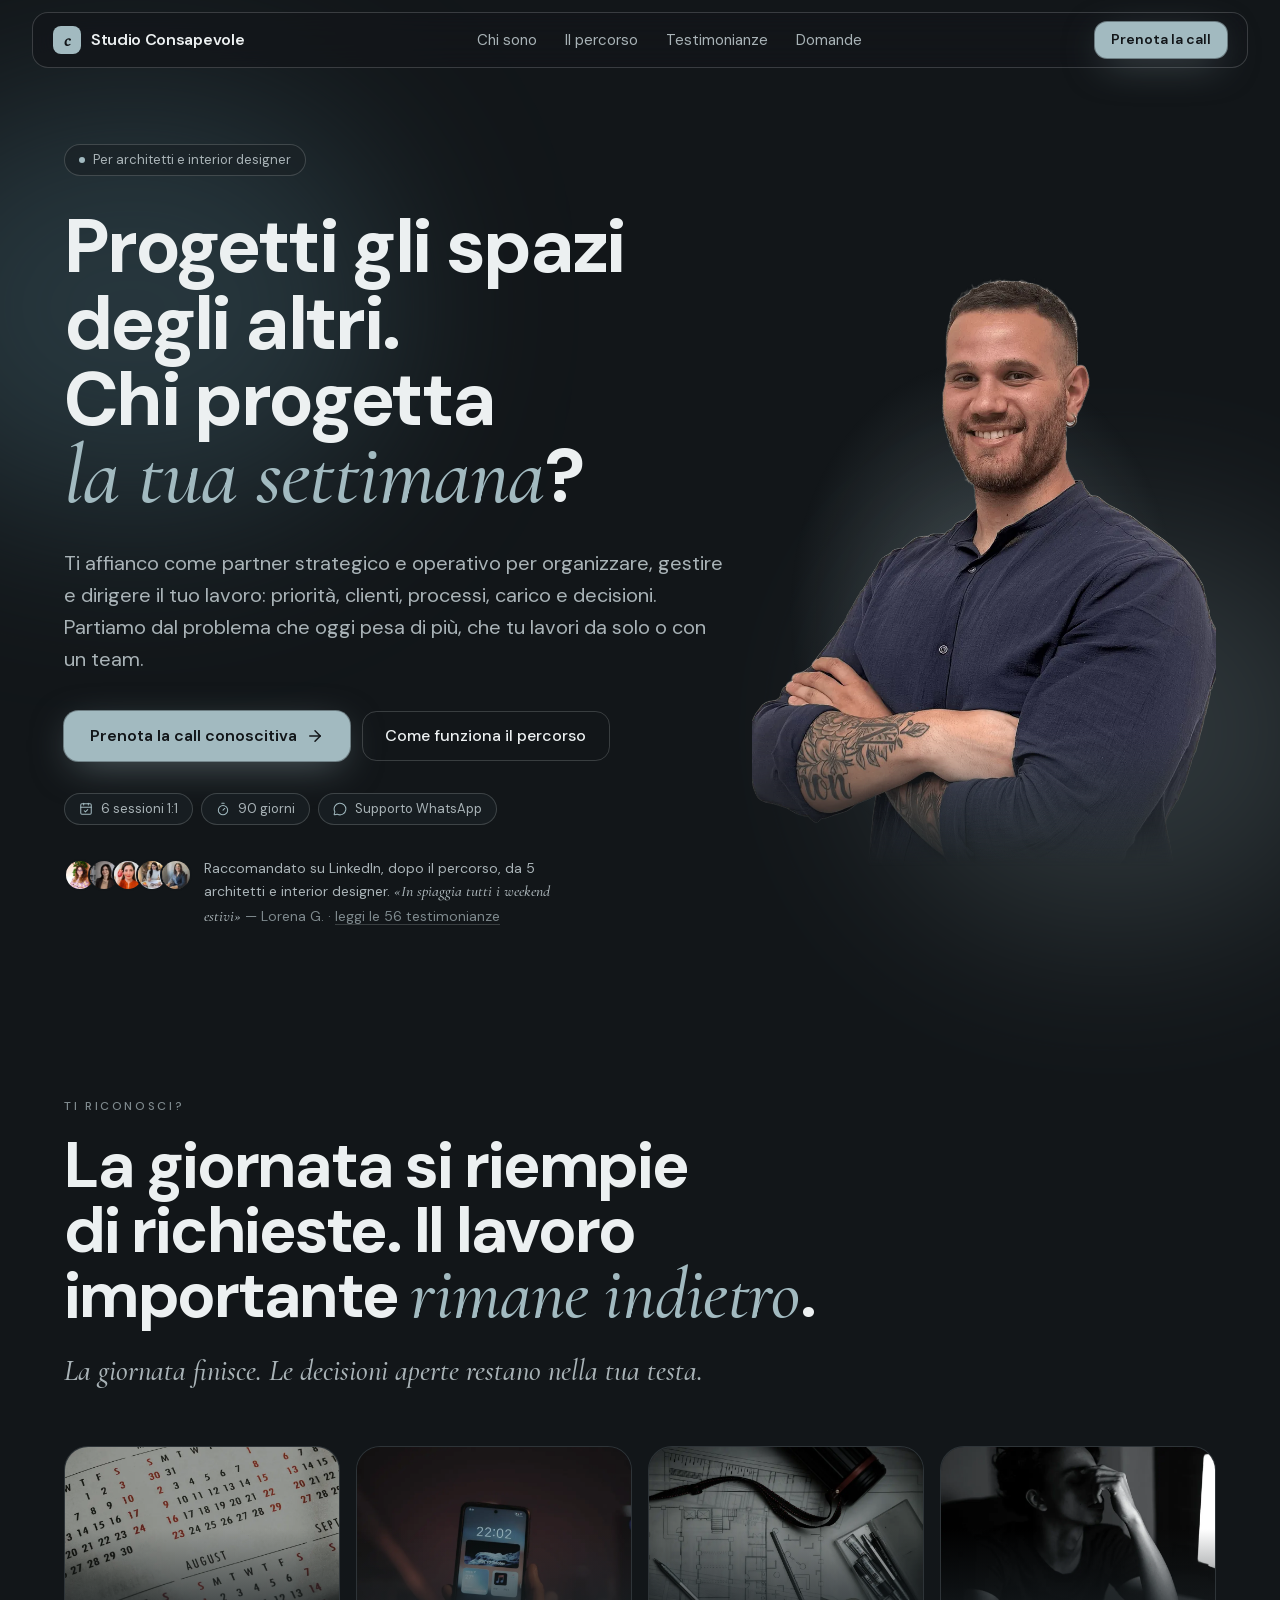
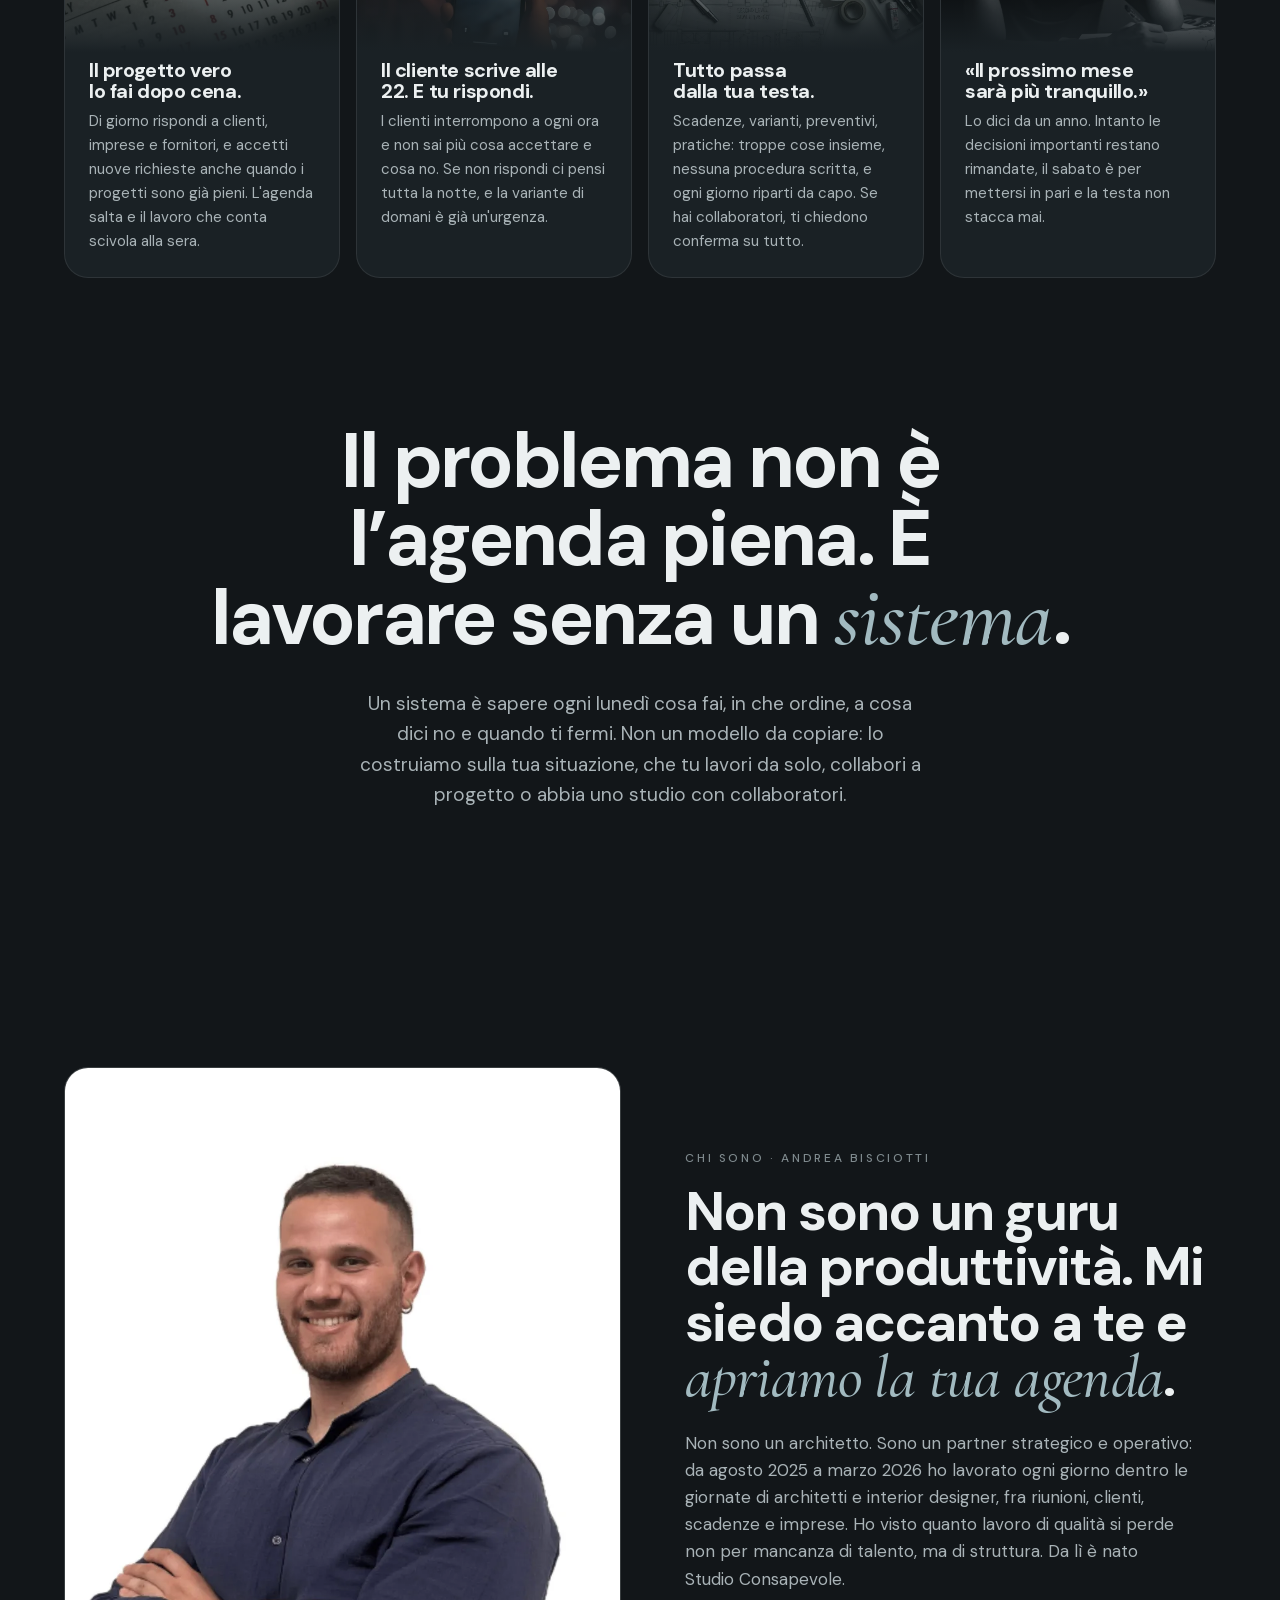
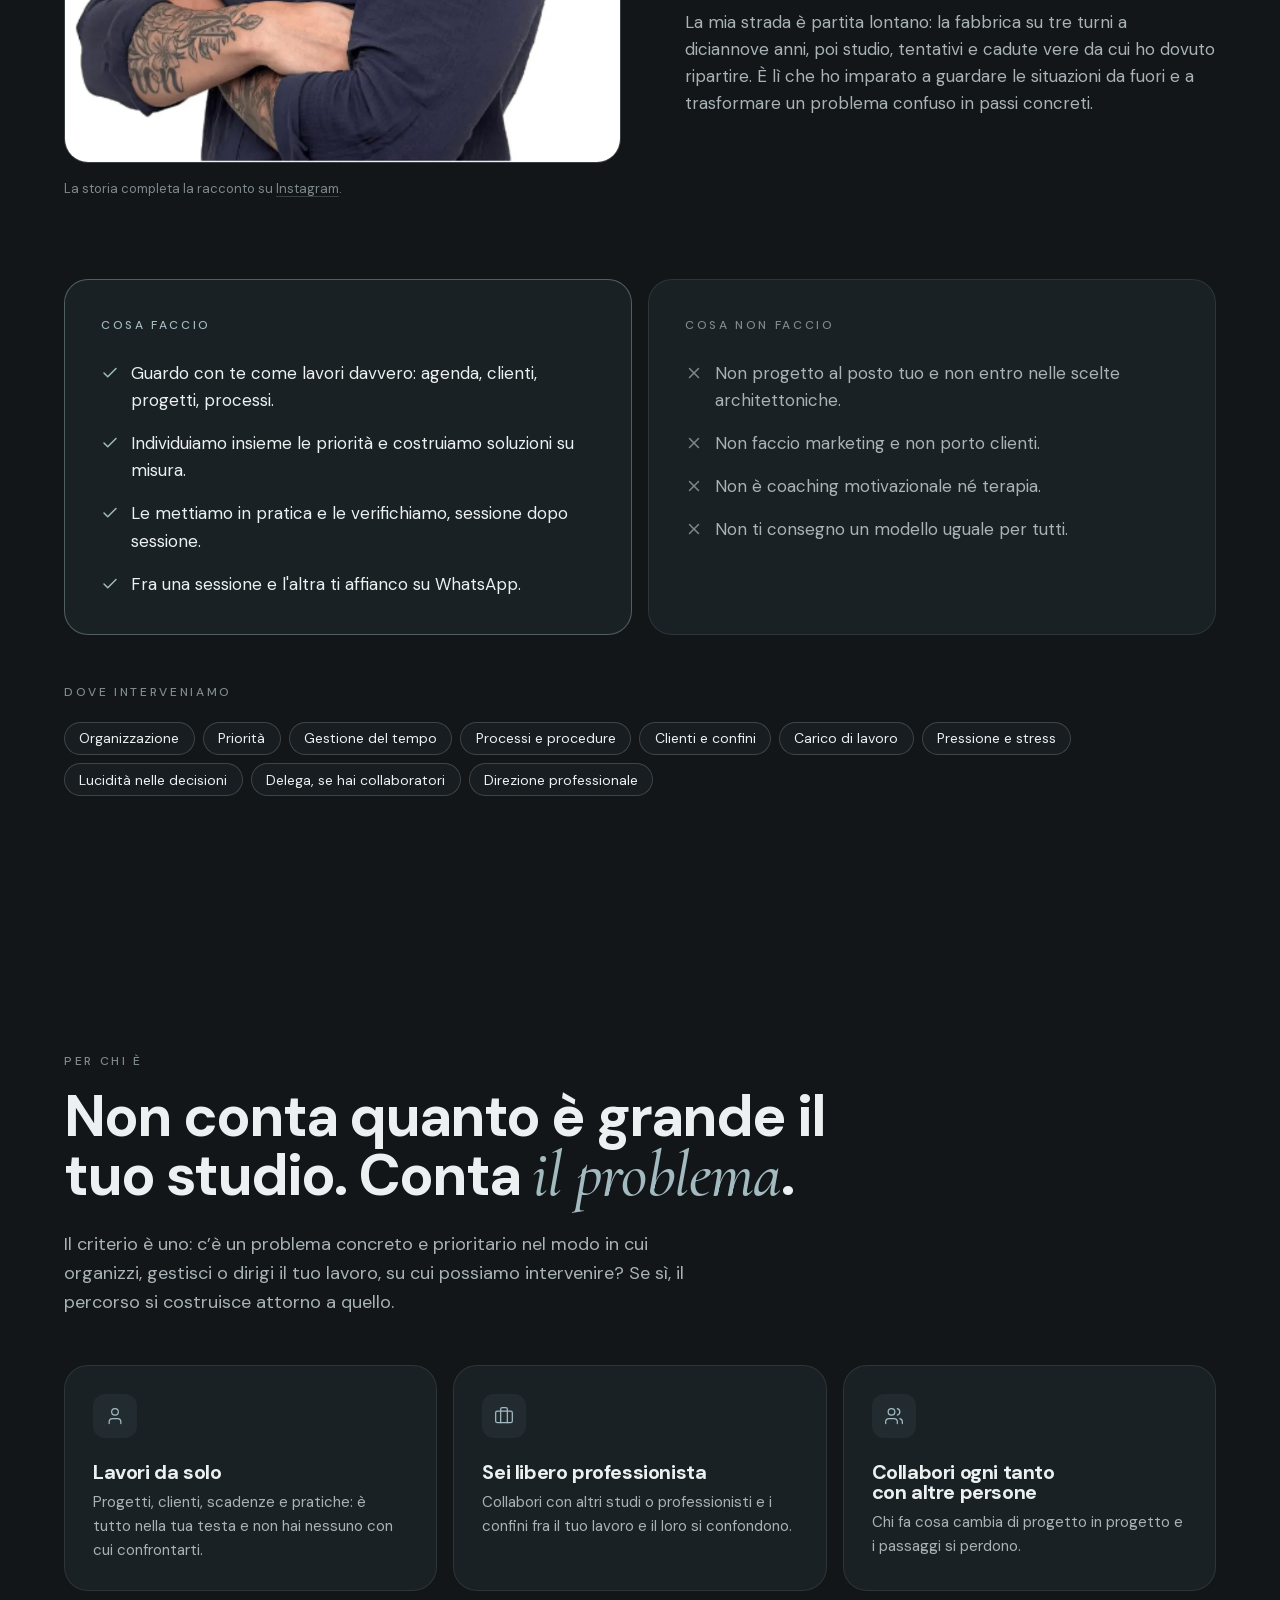
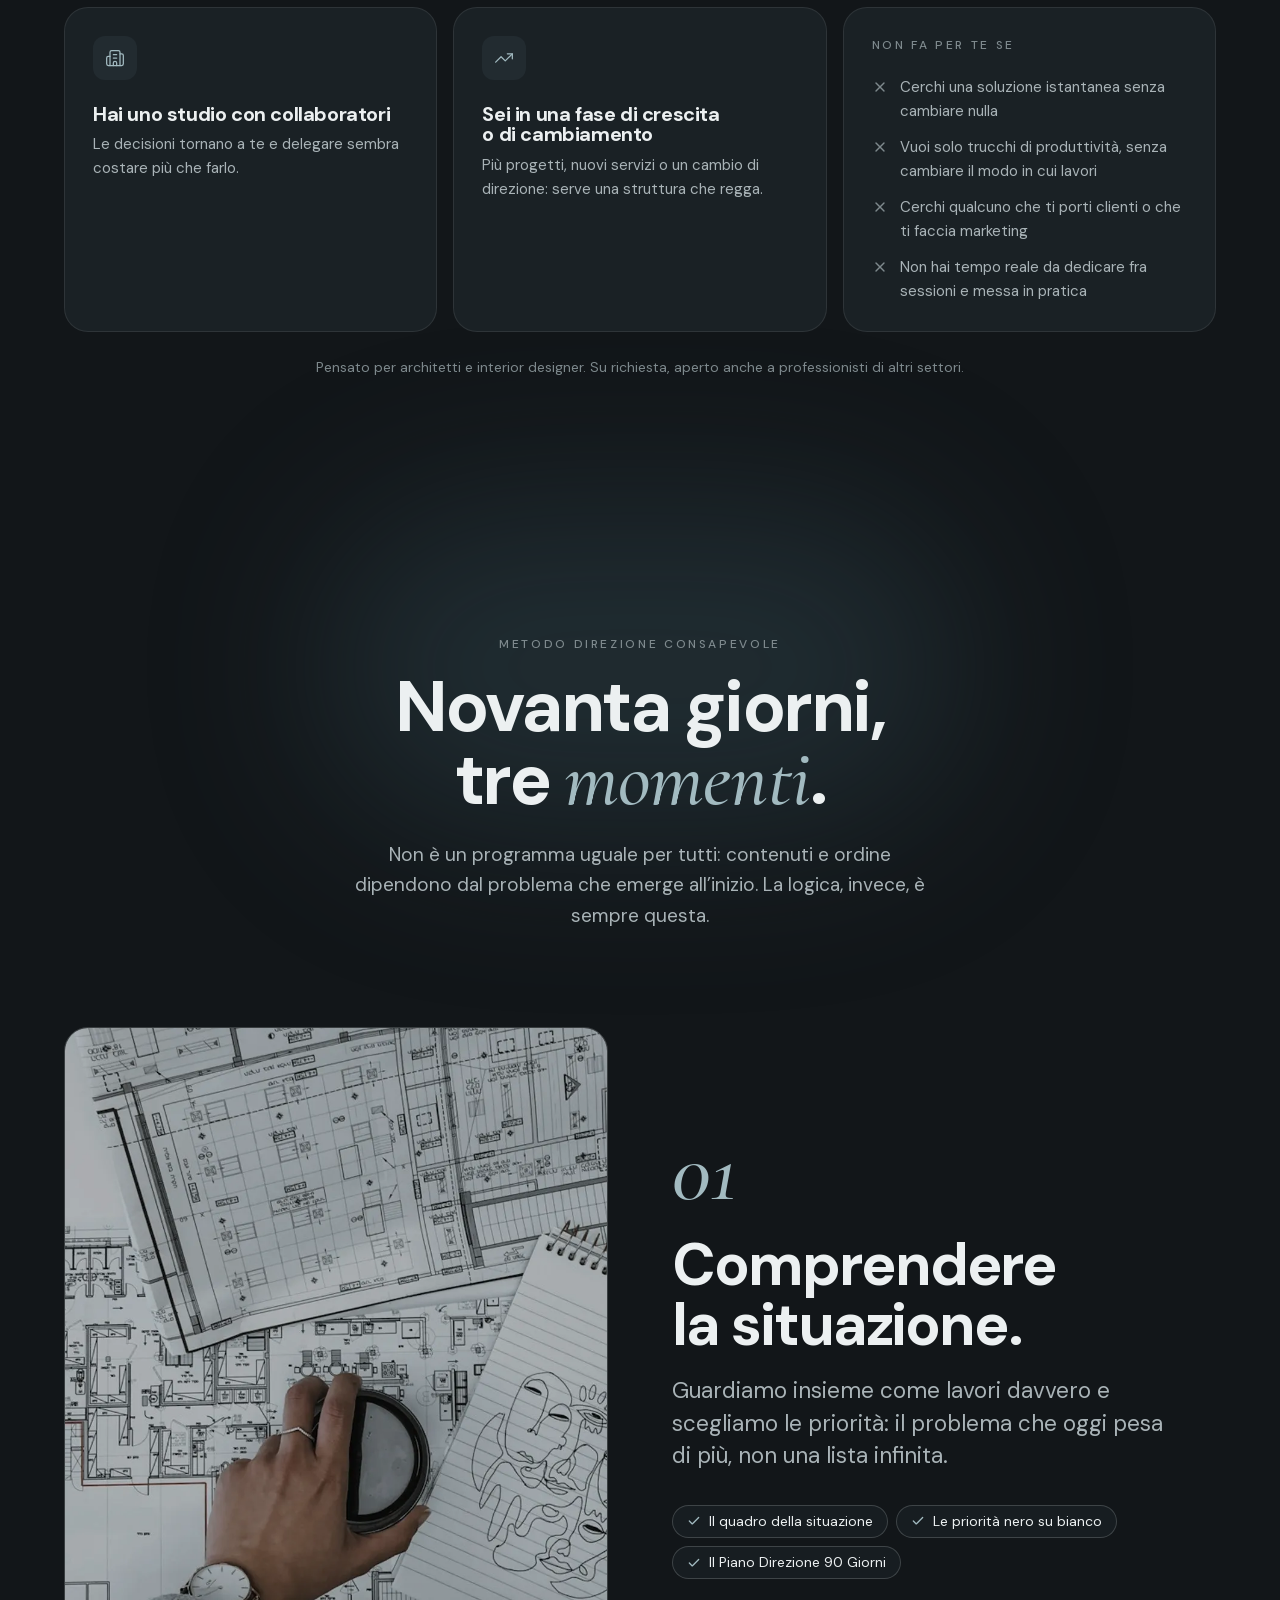
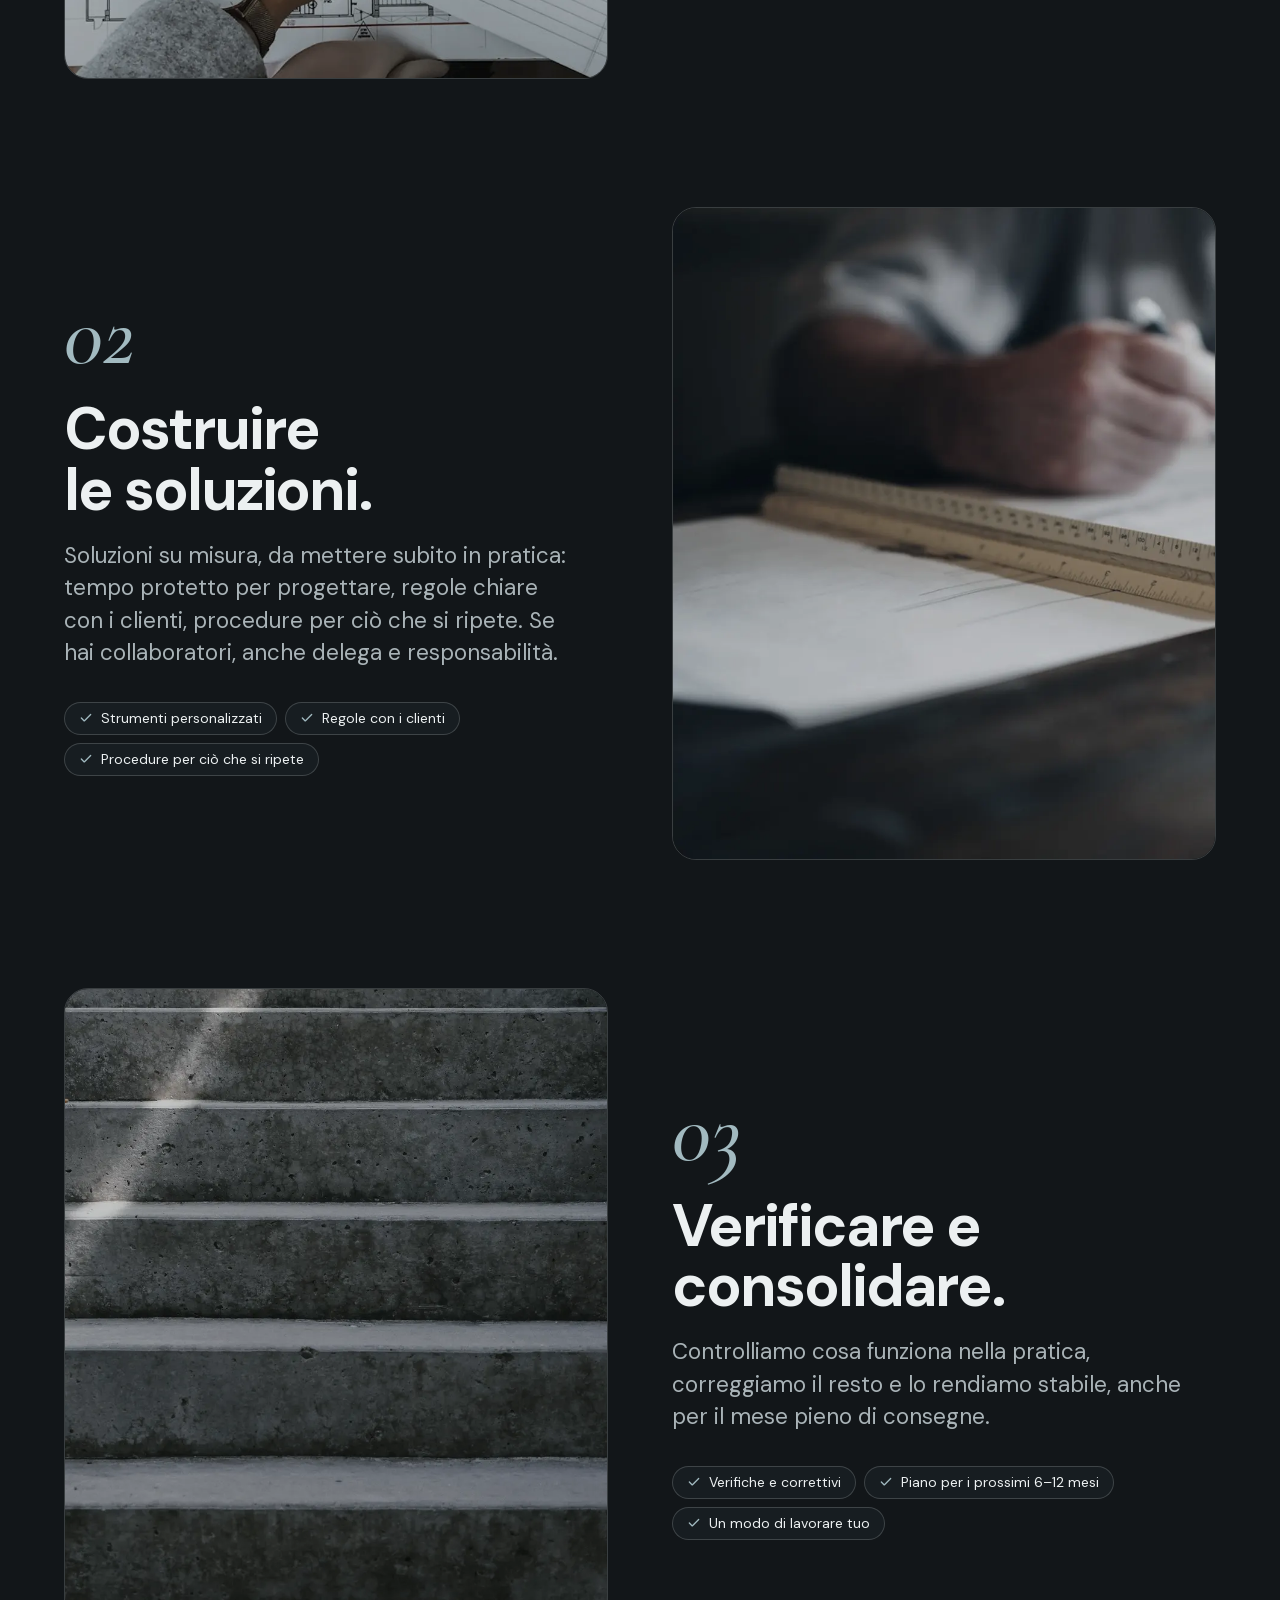
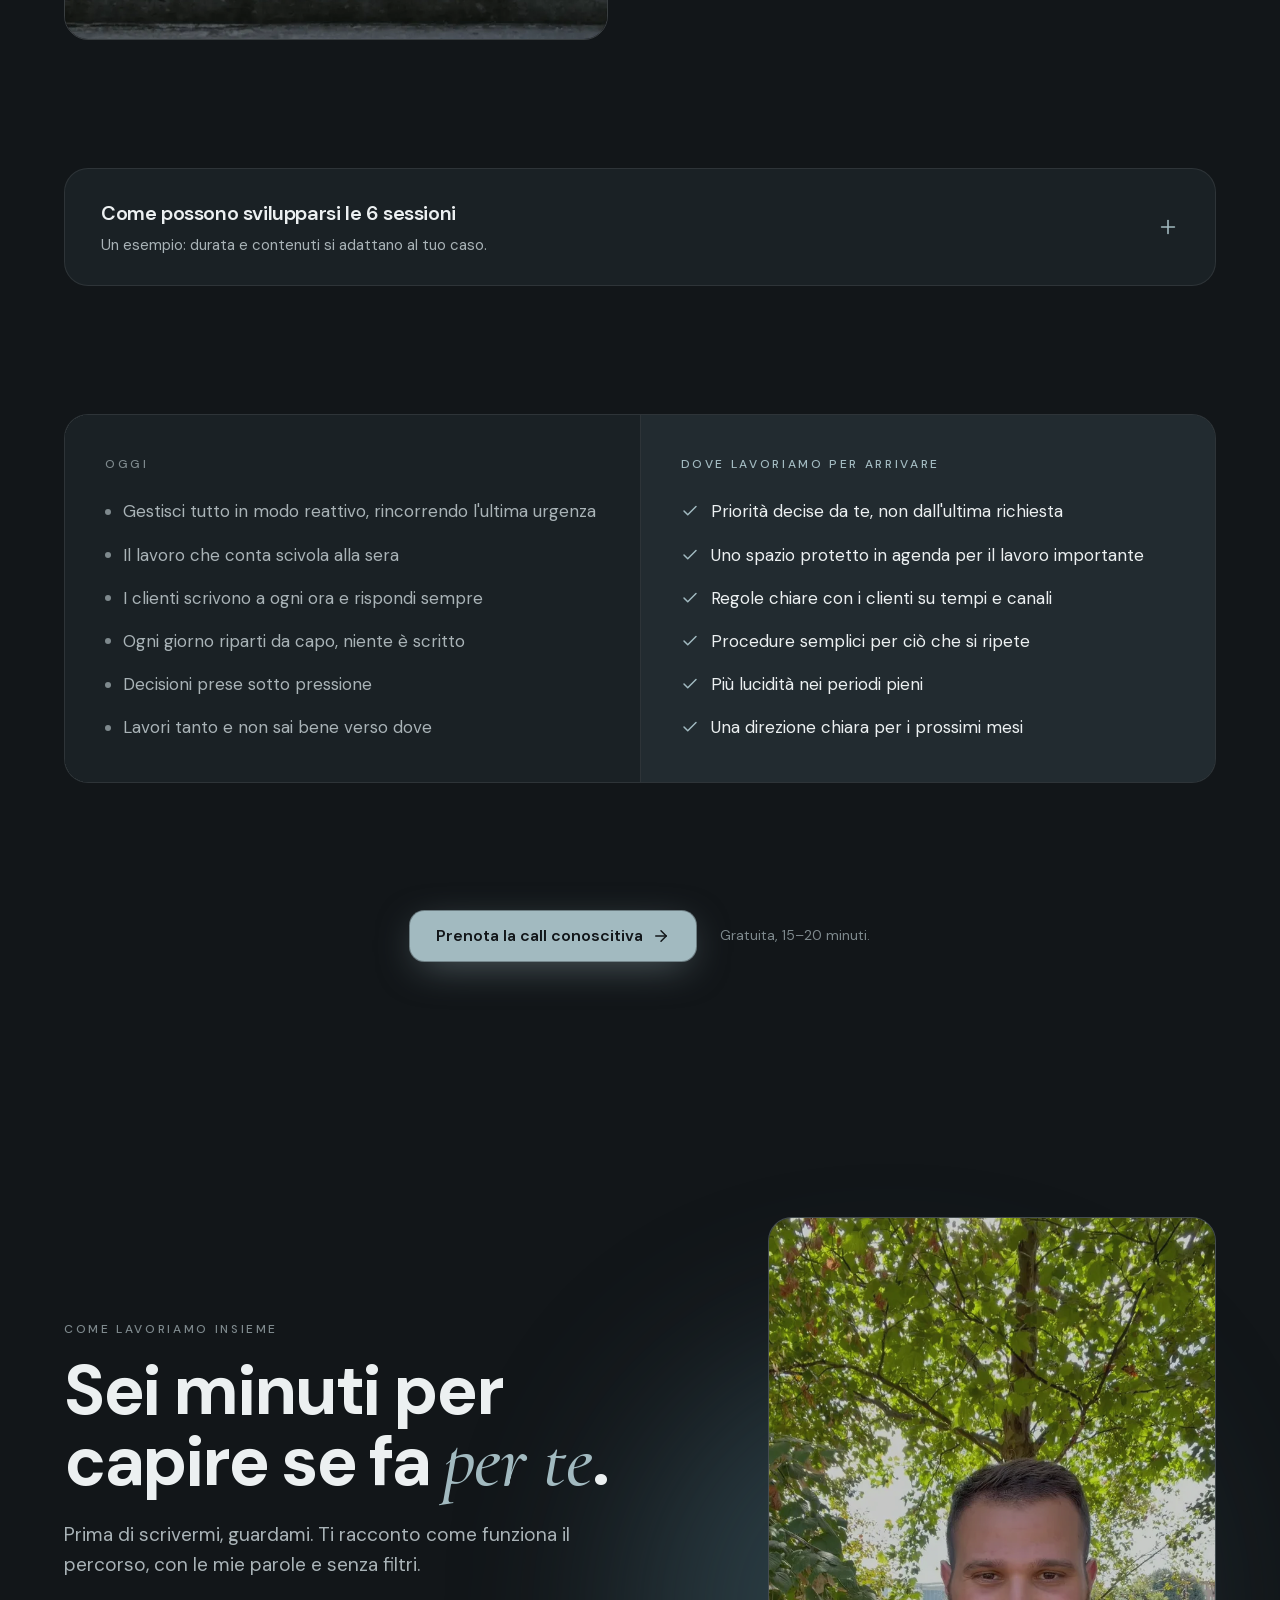
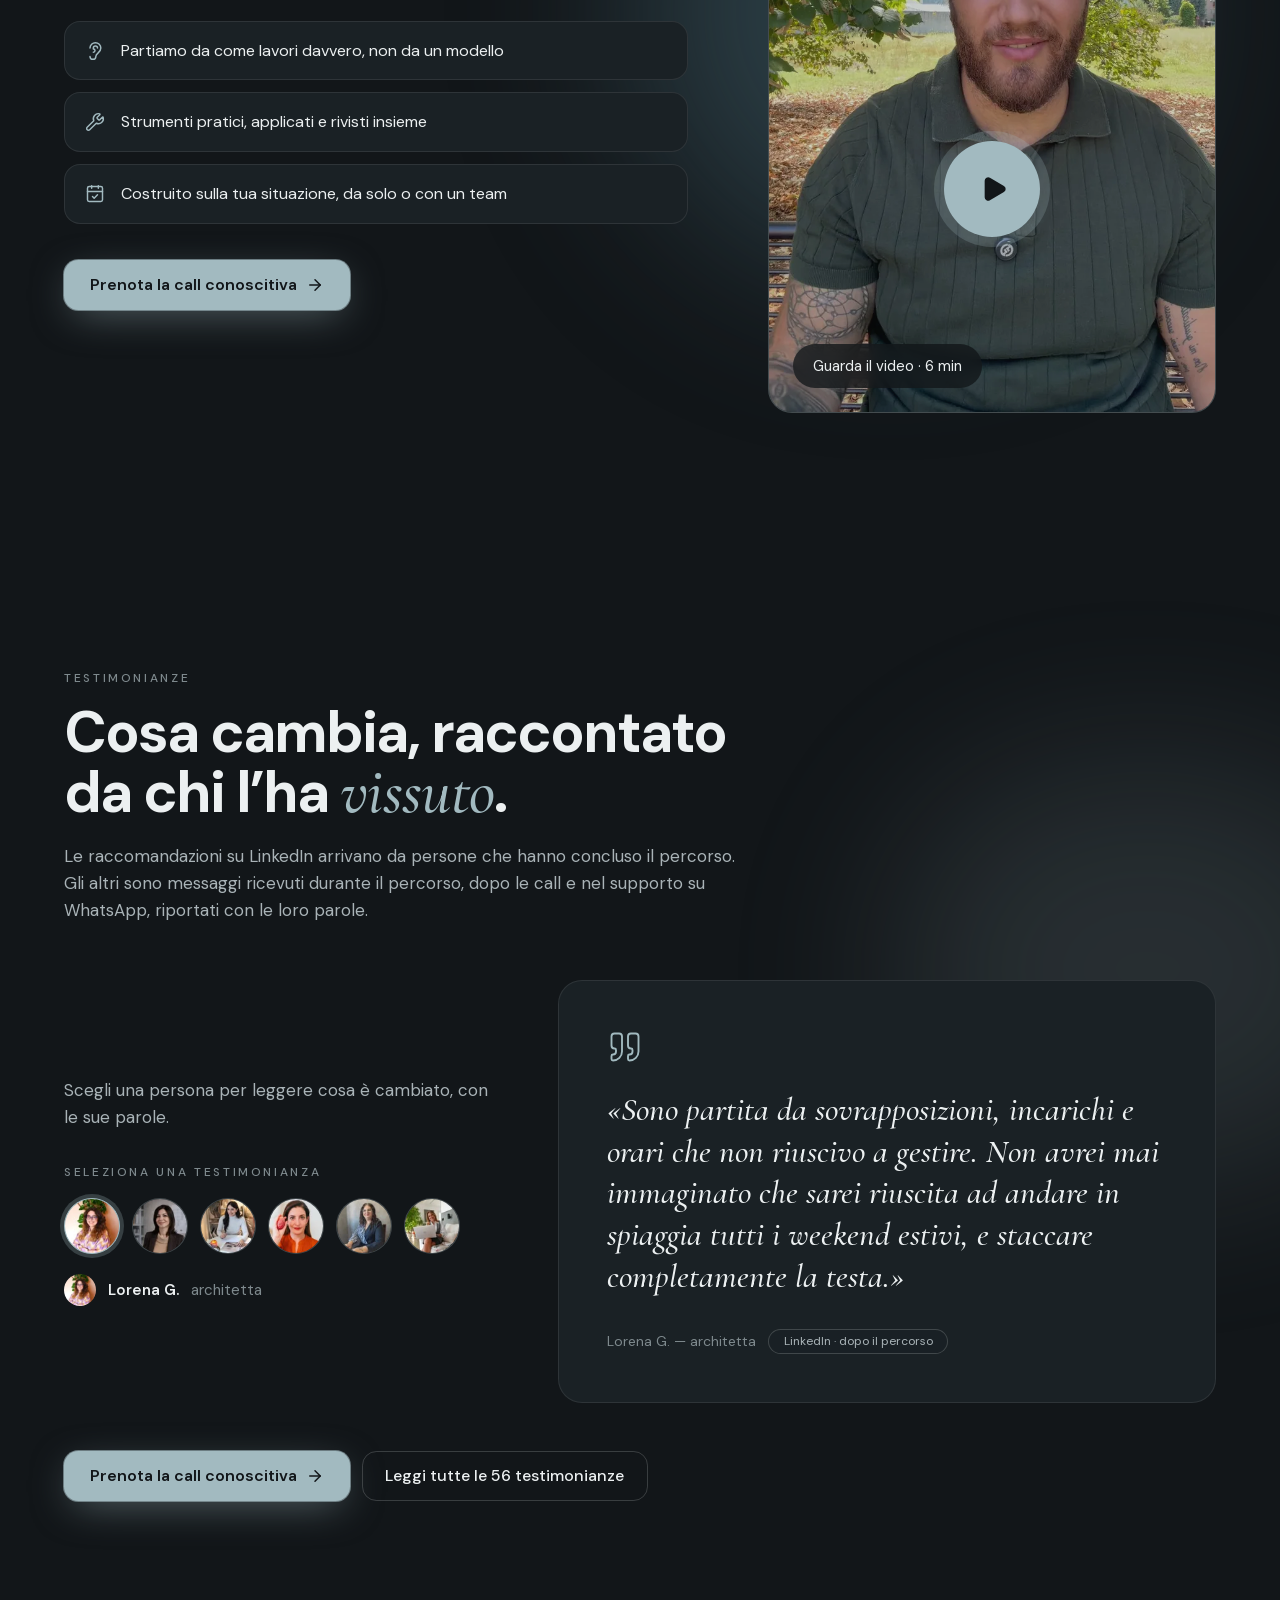
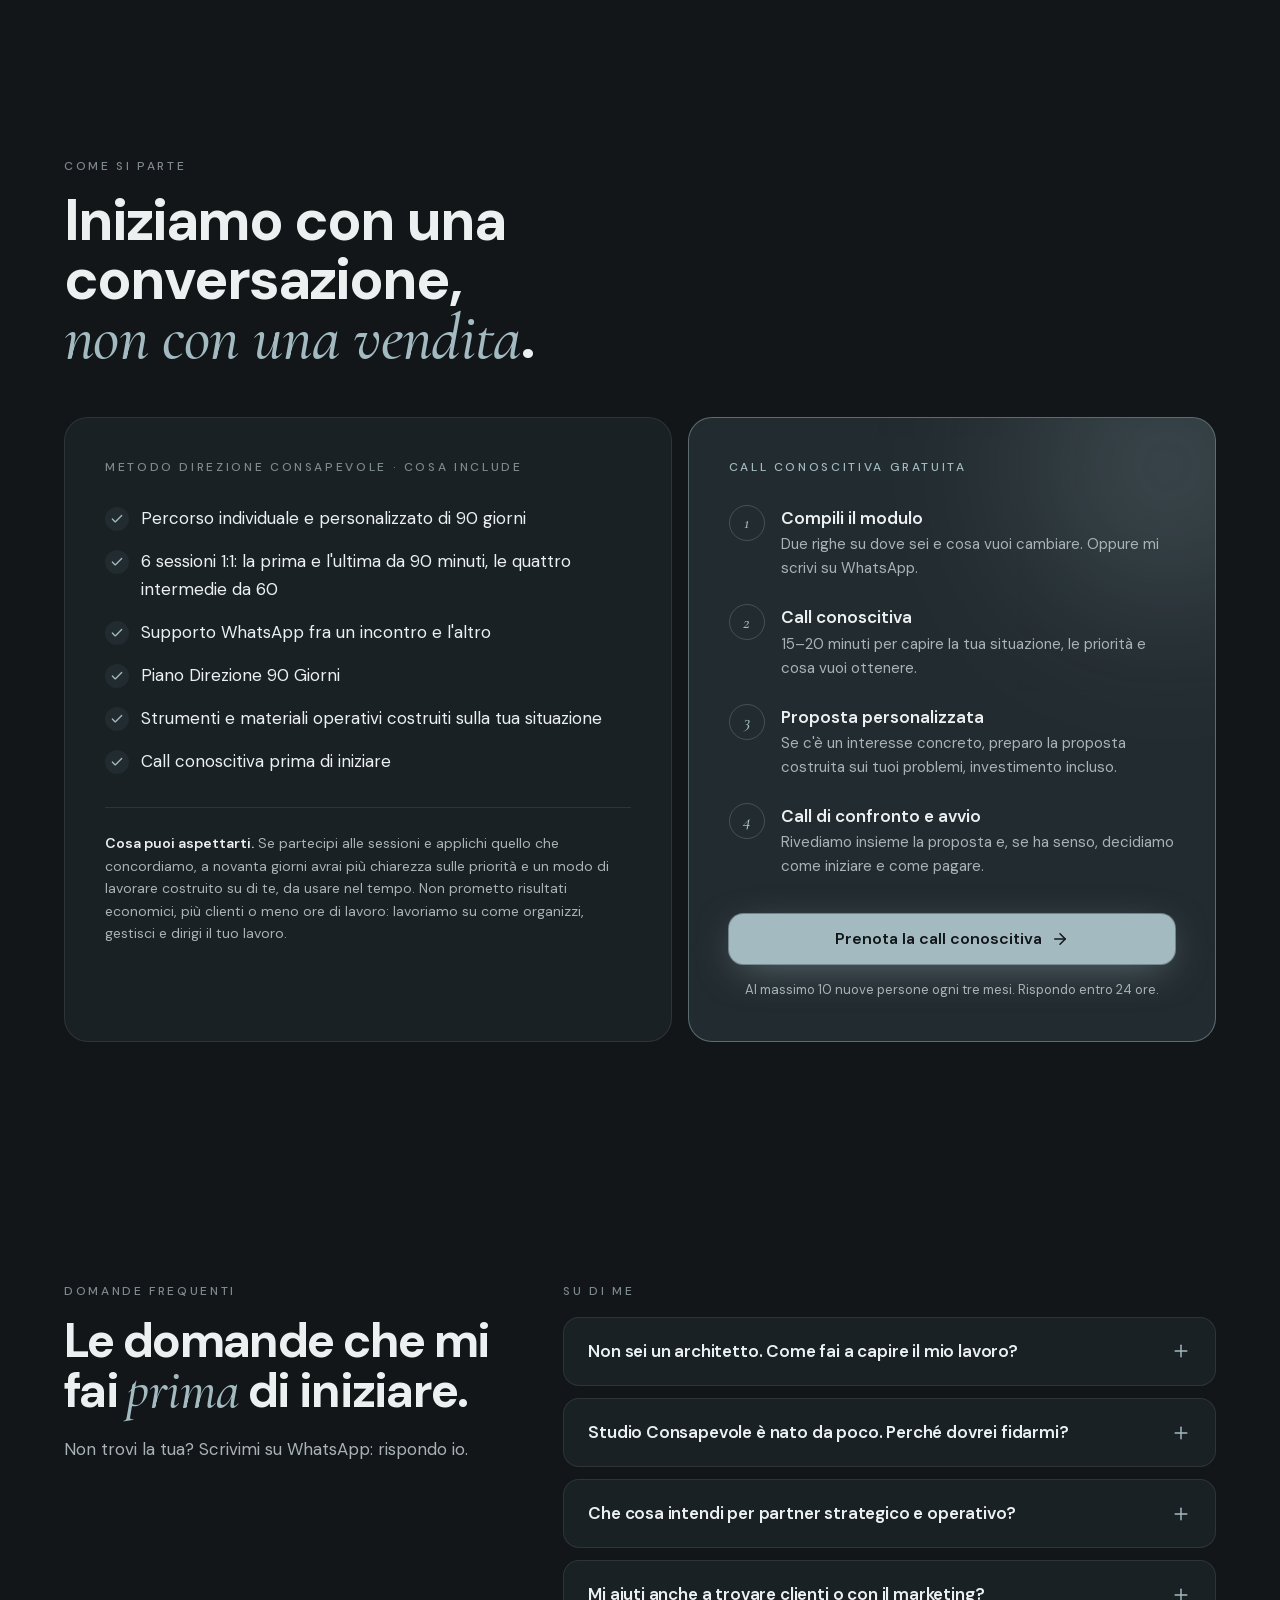
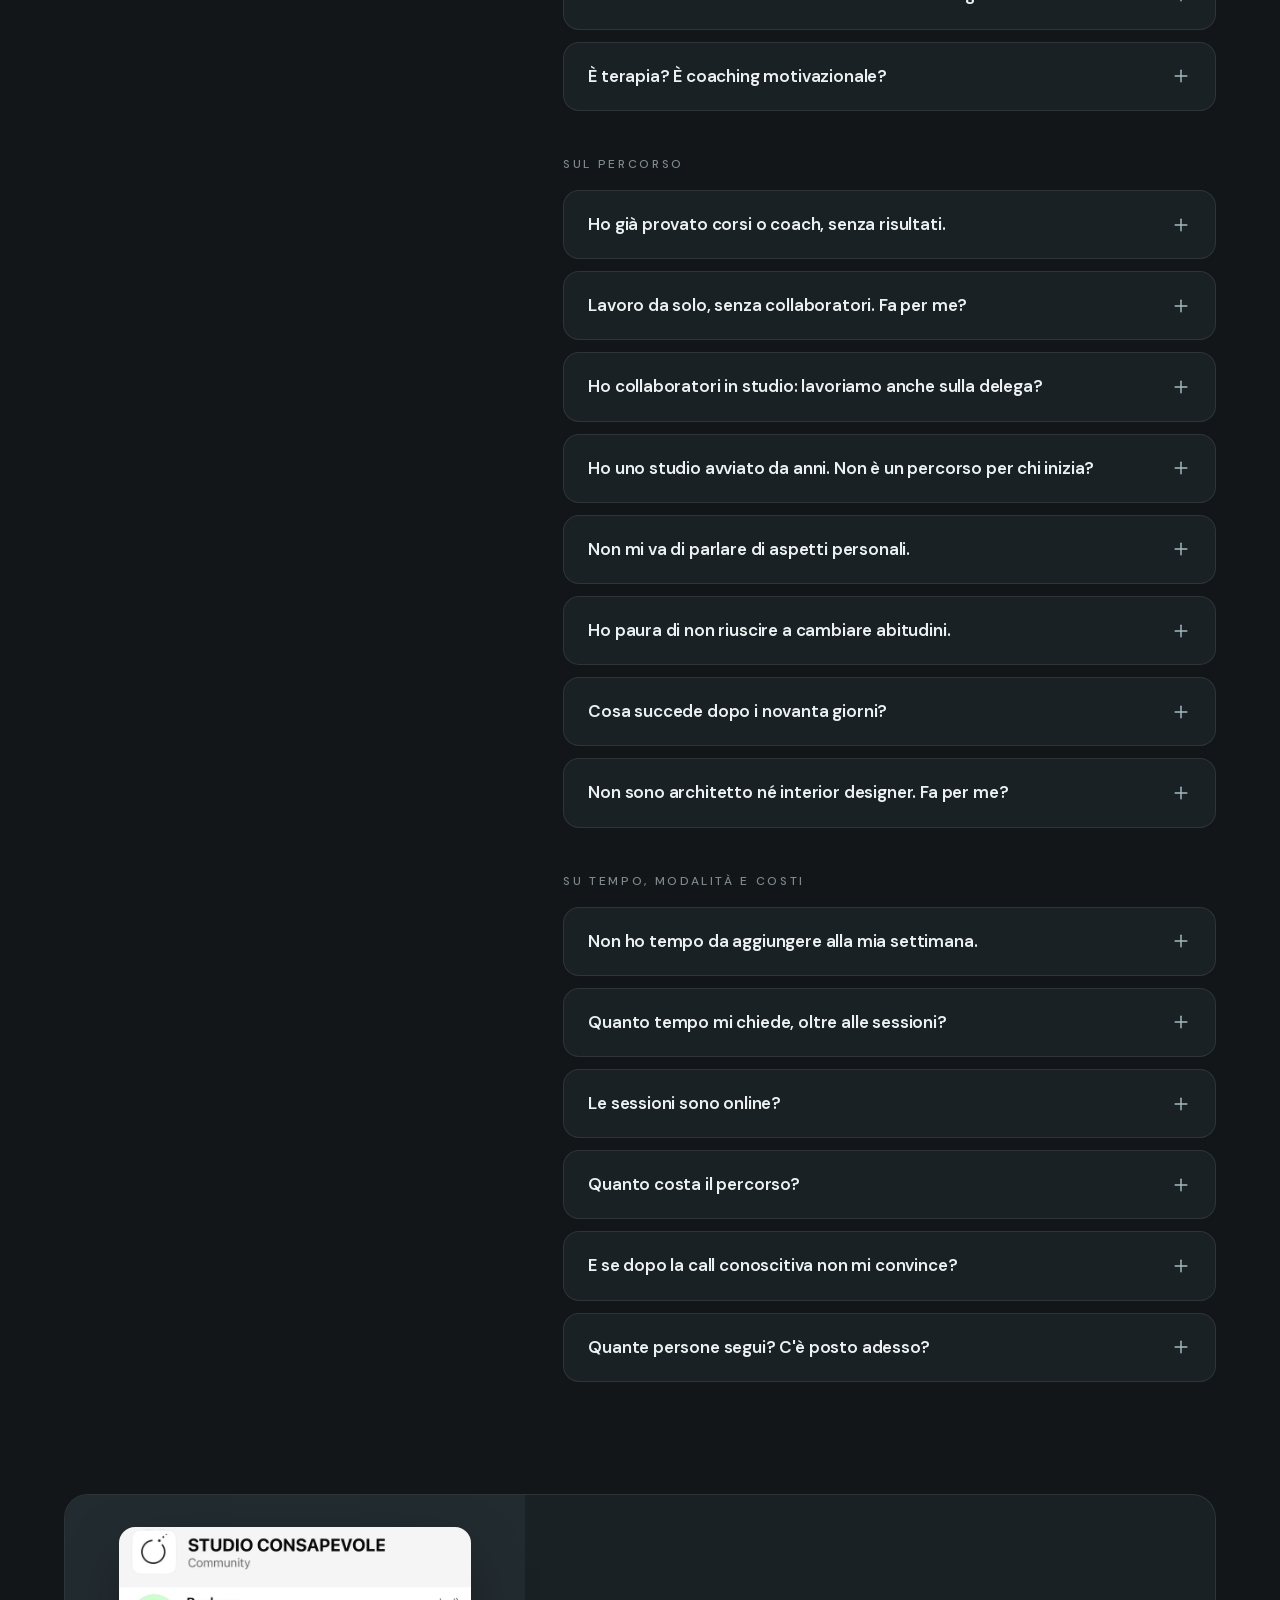
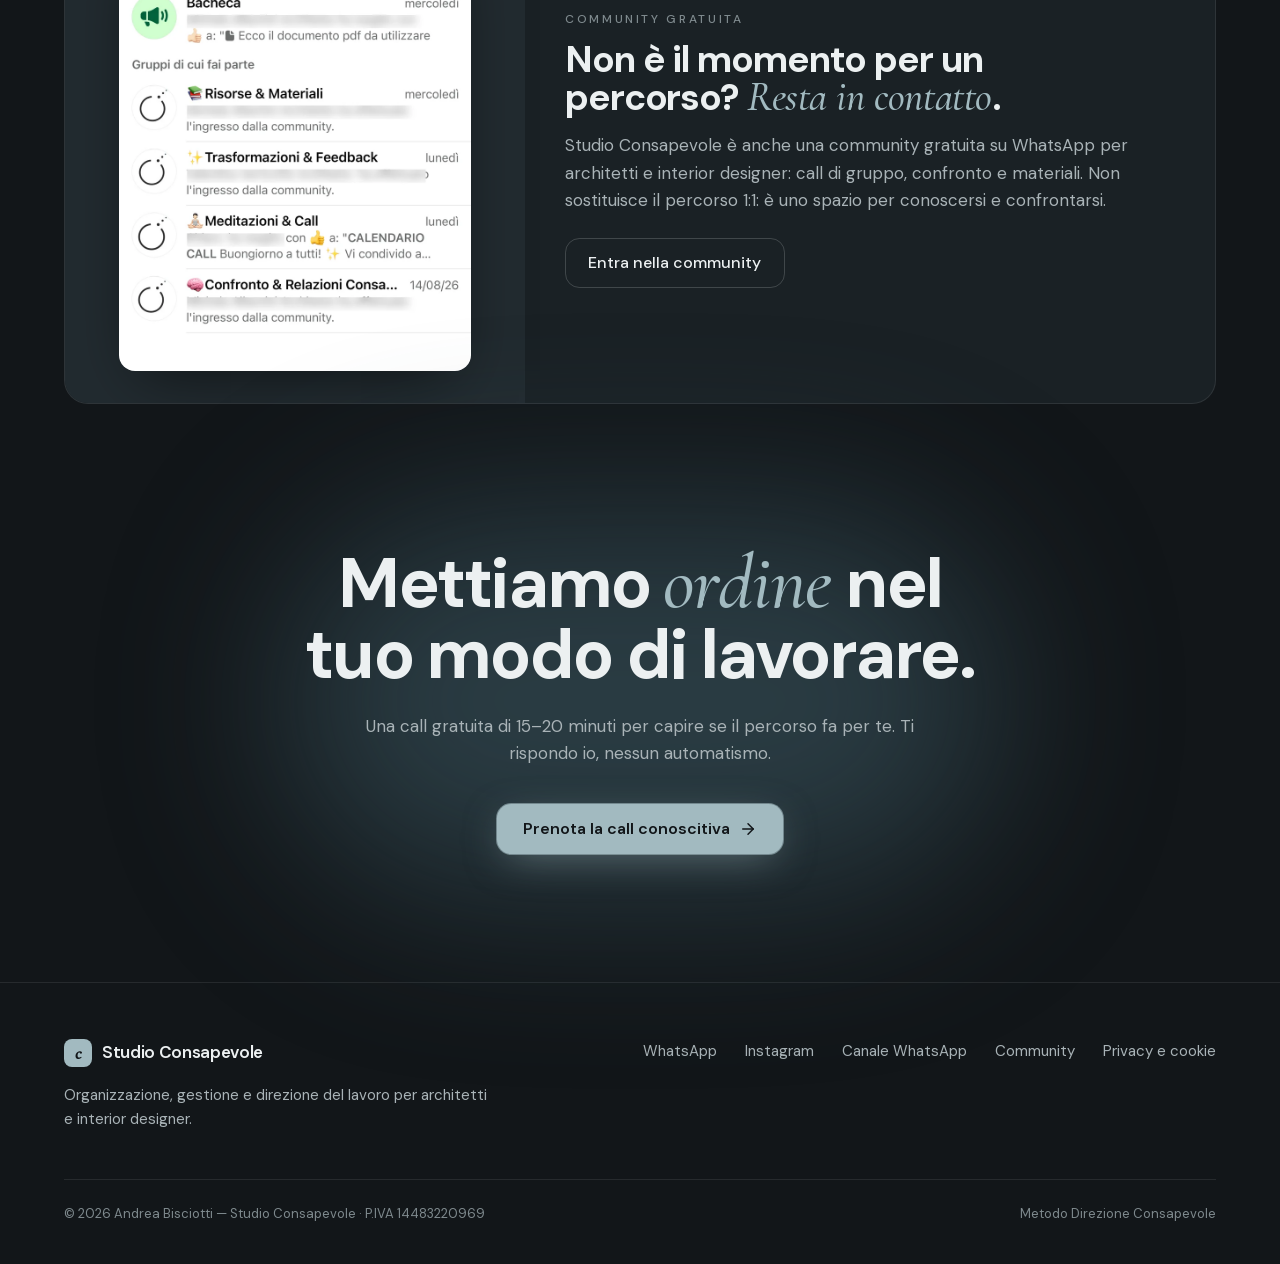
<file: consulenza.html>
<!DOCTYPE html>
<html lang="it">
<head>
<meta charset="UTF-8">
<title>Percorso 1:1 — Studio Consapevole</title>
<meta name="robots" content="noindex">
<link rel="canonical" href="https://andreabisciotti.it/">
<meta http-equiv="refresh" content="0; url=/">
<script>location.replace("/" + location.hash);</script>
<style>body{background:#121619;color:#ECF0F1;font-family:system-ui,sans-serif;display:grid;place-items:center;min-height:100vh;margin:0}a{color:#A2BAC0}</style>
</head>
<body>
<p>La pagina del percorso si è spostata: <a href="/">vai ad andreabisciotti.it</a>.</p>
</body>
</html>
</file>
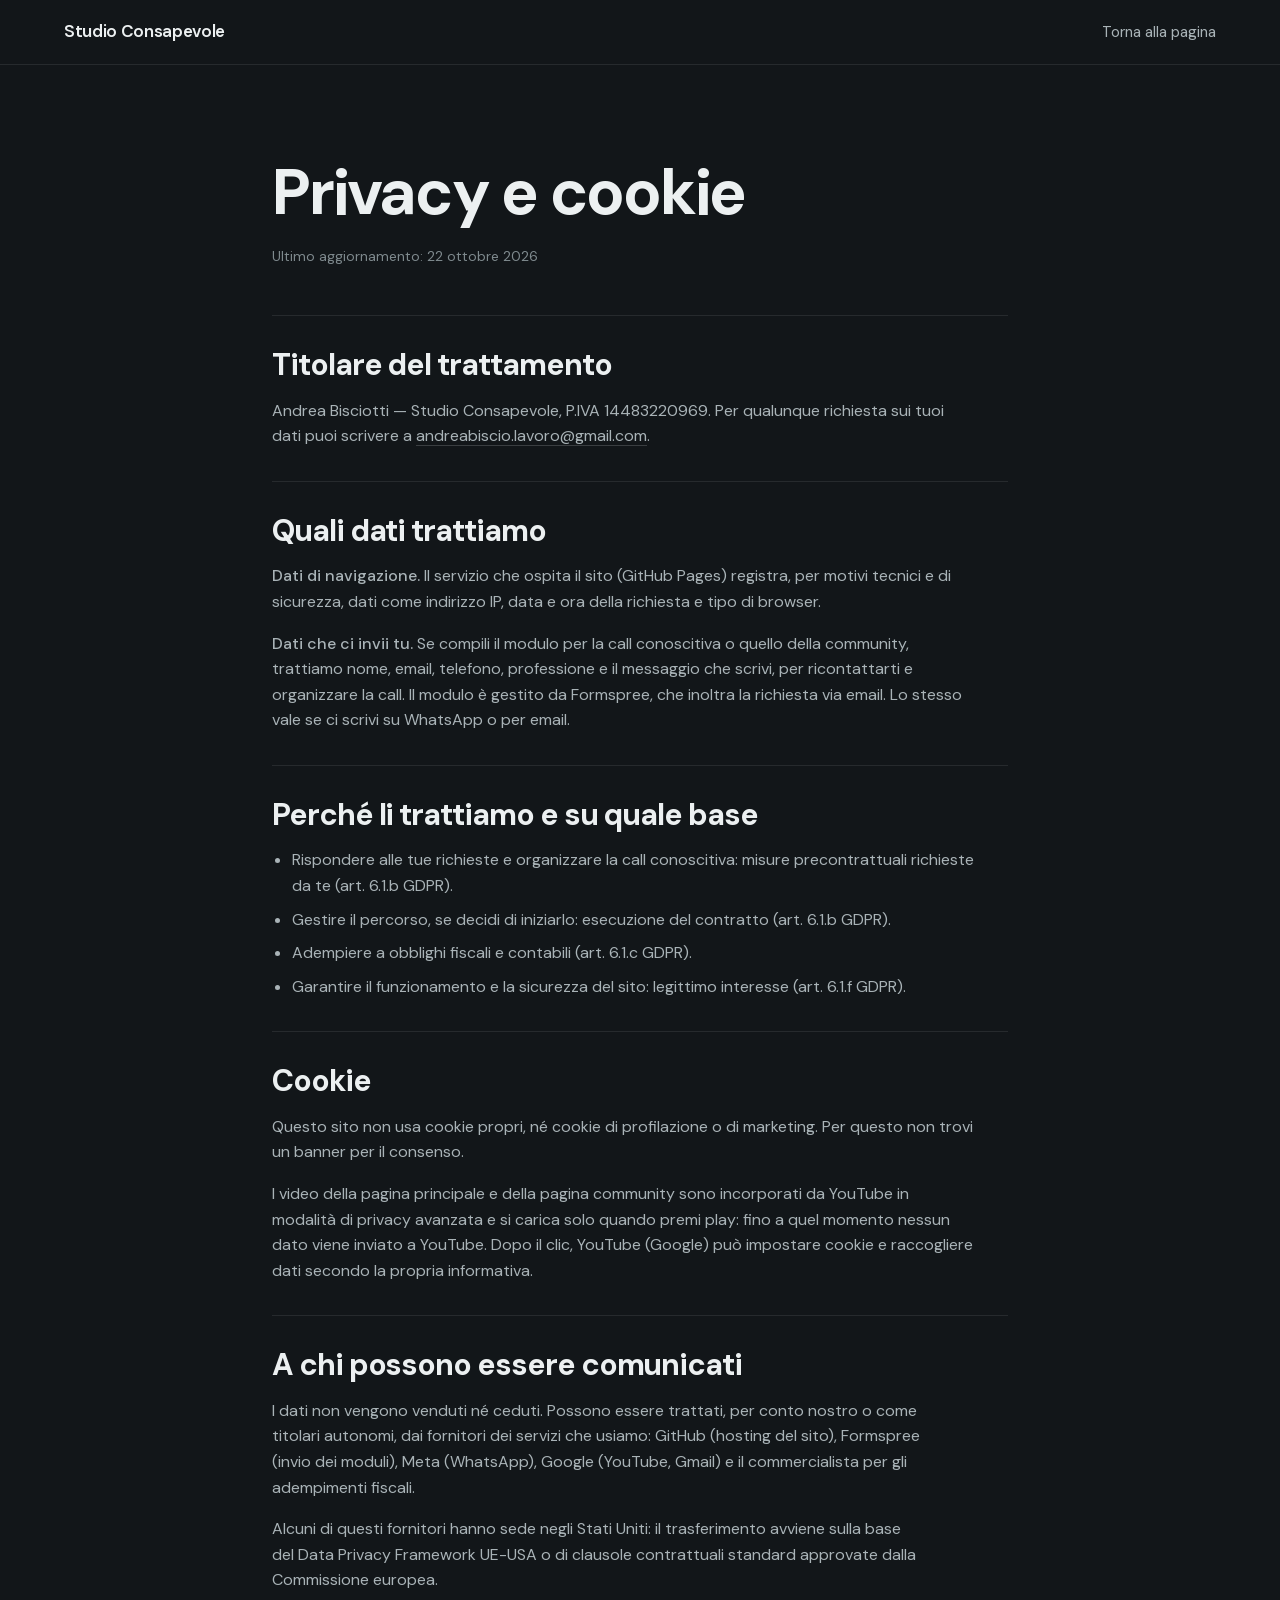
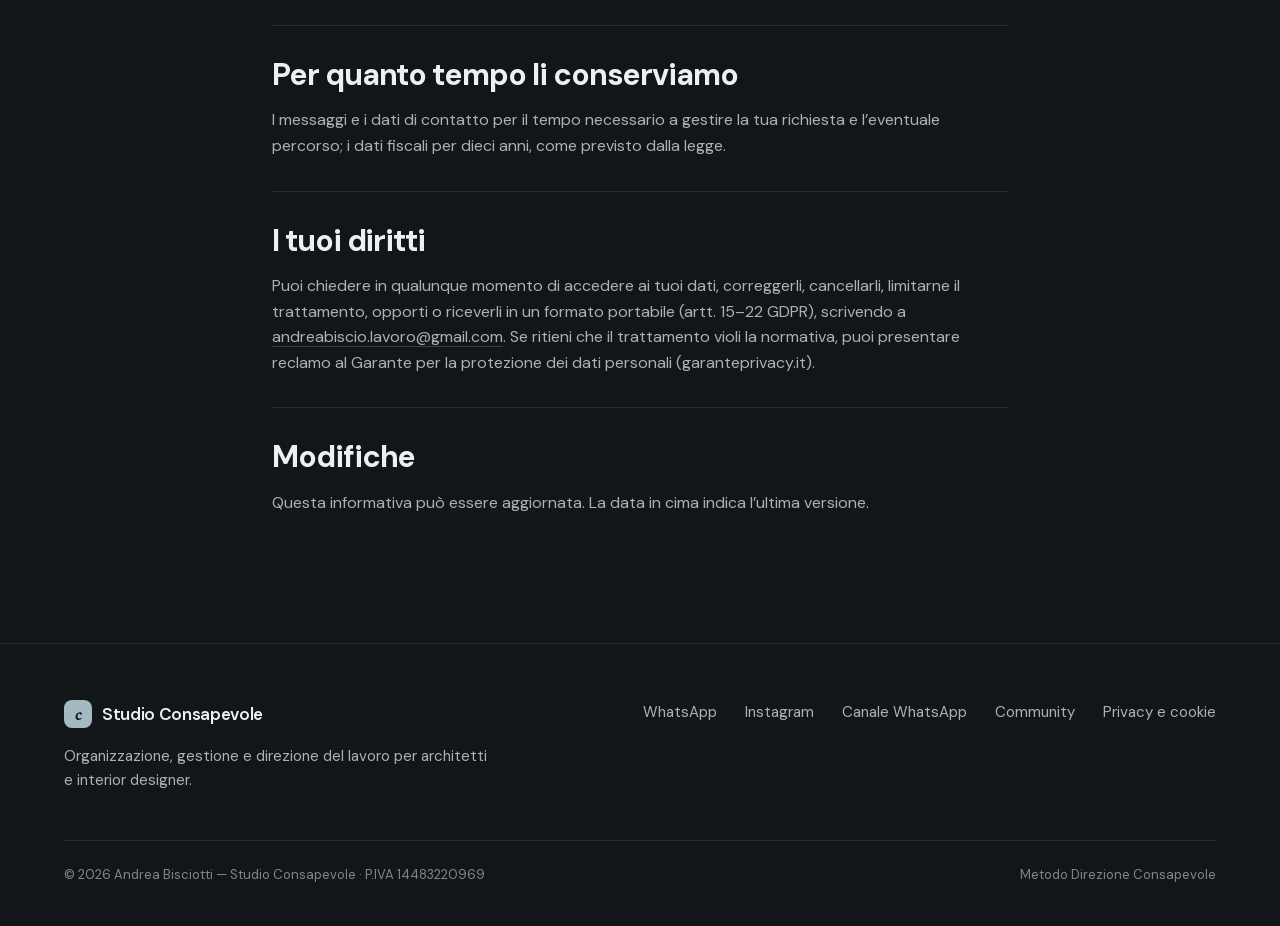
<file: privacy.html>
<!DOCTYPE html><html lang="it" class="cormorant_garamond_dcbfba80-module__Elzsgq__variable dm_sans_d6e7dc80-module__Pevr3W__variable"><head><meta charSet="utf-8"/><meta name="viewport" content="width=device-width, initial-scale=1"/><link rel="preload" href="/_next/static/media/5c285b27cdda1fe8-s.p.2_mbdogr7ni8i.woff2" as="font" crossorigin="" type="font/woff2"/><link rel="preload" href="/_next/static/media/cc4b84345f7a025e-s.p.2zanptnlo2hyo.woff2" as="font" crossorigin="" type="font/woff2"/><link rel="stylesheet" href="/_next/static/chunks/2vll3am_rqqn6.css" data-precedence="next"/><link rel="preload" as="script" fetchPriority="low" href="/_next/static/chunks/3s6nzrbk-8mnv.js"/><script src="/_next/static/chunks/19mx3mg6lkumu.js" async=""></script><script src="/_next/static/chunks/3kmozkq6tgqnz.js" async=""></script><script src="/_next/static/chunks/1eh83f1trsv72.js" async=""></script><script src="/_next/static/chunks/turbopack-0ewssgmc2dw5s.js" async=""></script><script src="/_next/static/chunks/0h2qsuyze9ds1.js" async=""></script><script src="/_next/static/chunks/0axdrs6tow-4n.js" async=""></script><meta name="theme-color" content="#121619"/><title>Privacy e cookie — Studio Consapevole</title><meta name="description" content="Informativa sul trattamento dei dati personali e sui cookie di andreabisciotti.it."/><link rel="canonical" href="https://andreabisciotti.it/privacy.html"/><meta property="og:title" content="Privacy e cookie — Studio Consapevole"/><meta property="og:description" content="Informativa sul trattamento dei dati personali e sui cookie di andreabisciotti.it."/><meta property="og:site_name" content="Studio Consapevole"/><meta property="og:locale" content="it_IT"/><meta property="og:image" content="https://andreabisciotti.it/img/og.png"/><meta property="og:image:width" content="1200"/><meta property="og:image:height" content="630"/><meta property="og:type" content="website"/><meta name="twitter:card" content="summary_large_image"/><meta name="twitter:title" content="Privacy e cookie — Studio Consapevole"/><meta name="twitter:description" content="Informativa sul trattamento dei dati personali e sui cookie di andreabisciotti.it."/><meta name="twitter:image" content="https://andreabisciotti.it/img/og.png"/><link rel="icon" href="/icon.svg?icon.262ht92jx5ilk.svg" sizes="any" type="image/svg+xml"/><meta name="next-size-adjust" content=""/><script type="application/ld+json">{"@context":"https://schema.org","@type":"ProfessionalService","name":"Studio Consapevole","url":"https://andreabisciotti.it","image":"https://andreabisciotti.it/img/andrea.webp","description":"Percorso individuale di 90 giorni per architetti e interior designer: priorità, tempo, organizzazione e gestione dei clienti.","areaServed":"IT","founder":{"@type":"Person","name":"Andrea Bisciotti","sameAs":["https://www.instagram.com/andre_biscio"]},"review":[{"@type":"Review","author":{"@type":"Person","name":"Lorena G."},"reviewBody":"Empatico e professionale, è riuscito a farmi capire con gentilezza e dei modi pacati quali erano i miei blocchi professionali. Si è messo a trasformare insieme a me una cosa per volta, aprendo direttamente la mia agenda o facendomi raccontare nel dettaglio il mio studio. Non avete idea di quanto mi ha aiutato sapere che il problema non ero io, ma il settore che perpetua i suoi schemi. Sono partita da una situazione di sovrapposizioni, incarichi e orari che non riuscivo a gestire, a saper gestire la mia agenda senza sottostimare i miei tempi, ma soprattutto mettendo me per prima. Non avrei mai immaginato all'inizio del percorso che sarei riuscita ad andare in spiaggia tutti i weekend estivi e staccare completamente la testa. Credetegli quando dice che è specializzato in architetti e interior designer: ha una conoscenza veramente verticale sul tema."},{"@type":"Review","author":{"@type":"Person","name":"Chiara D."},"reviewBody":"Mi sta aiutando moltissimo a gestire con maggiore consapevolezza le numerose incombenze organizzative e gli imprevisti che caratterizzano ogni giorno la nostra professione, nella quale spesso il lavoro dipende anche da clienti, altri professionisti, imprese ed enti. Il suo percorso parte da strumenti molto pratici, come una migliore gestione dell'agenda e la tutela del proprio spazio personale, che dovrebbe essere considerato sacro, ma va molto oltre. Non propone soluzioni preconfezionate, ma accompagna ogni persona nel trovare la propria strada: quella più autentica, sostenibile e realmente adatta alle proprie esigenze."},{"@type":"Review","author":{"@type":"Person","name":"Ilaria I."},"reviewBody":"Lavorare con Andrea sta significando per me affrontare tematiche fondamentali per lavorare con il giusto approccio e dare il meglio di sé. I suoi esercizi pratici, fatti anche per poco tempo al giorno ma con costanza, stanno piano piano migliorando il mio approccio non solo lavorativo ma personale. Ha una dote per me importantissima: non le manda a dire. Sa sempre dire le verità scomode con rispetto, perché sa che possiamo spingerci oltre."},{"@type":"Review","author":{"@type":"Person","name":"Lucia V."},"reviewBody":"Ho iniziato con Andrea un percorso di supporto professionale valido e proficuo. Sa guidare nella gestione del tempo con professionalità ed empatia. Ha capito il mio modo di lavorare e puntualmente mi fornisce consigli, strumenti e indicazioni valide per creare il mio metodo di lavoro: un metodo non standardizzato, ma basato sulle mie reali esigenze."},{"@type":"Review","author":{"@type":"Person","name":"Viktoriya V."},"reviewBody":"Andrea capisce diversi problemi, sia in ambito lavorativo che personale. Per me è un appoggio su cui posso sempre contare. Gli incontri di gruppo sono molto utili: ascoltando come altri professionisti risolvono problemi simili al nostro, capiamo come comportarci se dovesse capitare a noi. Negli incontri individuali si può parlare liberamente anche dei momenti bui, e Andrea sa sempre come sostenere e affrontare quel momento."}]}</script><script src="/_next/static/chunks/0cz1d0mv5g_q7.js" noModule=""></script></head><body><div hidden=""><!--$--><!--/$--></div><div class="relative"><header class="border-b border-[var(--line)]"><div class="shell flex h-14 items-center justify-between gap-6 md:h-16"><a class="text-[1.0625rem] font-semibold tracking-[-0.02em]" href="/">Studio Consapevole</a><a class="nav-link text-[0.95rem]" href="/">Torna alla pagina</a></div></header><main class="shell pt-16 pb-24 md:pt-24"><div class="mx-auto max-w-[46rem]"><h1 class="text-[clamp(2.4rem,5vw,4rem)] leading-[1]">Privacy e cookie</h1><p class="dim-2 mt-5 text-[0.875rem]">Ultimo aggiornamento: <!-- -->22 ottobre 2026</p><div class="mt-12"><section class="rule-t py-8"><h2 class="text-[clamp(1.4rem,2.4vw,1.9rem)] leading-[1.1]">Titolare del trattamento</h2><div class="dim mt-4 max-w-[64ch] space-y-4 text-[1rem] leading-[1.6]"><p>Andrea Bisciotti — Studio Consapevole, P.IVA <!-- -->14483220969<!-- -->. Per qualunque richiesta sui tuoi dati puoi scrivere a<!-- --> <a href="mailto:andreabiscio.lavoro@gmail.com" class="link-rule">andreabiscio.lavoro@gmail.com</a>.</p></div></section><section class="rule-t py-8"><h2 class="text-[clamp(1.4rem,2.4vw,1.9rem)] leading-[1.1]">Quali dati trattiamo</h2><div class="dim mt-4 max-w-[64ch] space-y-4 text-[1rem] leading-[1.6]"><p><strong class="font-medium">Dati di navigazione.</strong> Il servizio che ospita il sito (GitHub Pages) registra, per motivi tecnici e di sicurezza, dati come indirizzo IP, data e ora della richiesta e tipo di browser.</p><p><strong class="font-medium">Dati che ci invii tu.</strong> Se compili il modulo per la call conoscitiva o quello della community, trattiamo nome, email, telefono, professione e il messaggio che scrivi, per ricontattarti e organizzare la call. Il modulo è gestito da Formspree, che inoltra la richiesta via email. Lo stesso vale se ci scrivi su WhatsApp o per email.</p></div></section><section class="rule-t py-8"><h2 class="text-[clamp(1.4rem,2.4vw,1.9rem)] leading-[1.1]">Perché li trattiamo e su quale base</h2><div class="dim mt-4 max-w-[64ch] space-y-4 text-[1rem] leading-[1.6]"><ul class="list-disc space-y-2 pl-5"><li>Rispondere alle tue richieste e organizzare la call conoscitiva: misure precontrattuali richieste da te (art. 6.1.b GDPR).</li><li>Gestire il percorso, se decidi di iniziarlo: esecuzione del contratto (art. 6.1.b GDPR).</li><li>Adempiere a obblighi fiscali e contabili (art. 6.1.c GDPR).</li><li>Garantire il funzionamento e la sicurezza del sito<!-- -->: legittimo interesse (art. 6.1.f GDPR).</li></ul></div></section><section class="rule-t py-8"><h2 class="text-[clamp(1.4rem,2.4vw,1.9rem)] leading-[1.1]">Cookie</h2><div class="dim mt-4 max-w-[64ch] space-y-4 text-[1rem] leading-[1.6]"><p>Questo sito non usa cookie propri, né cookie di profilazione o di marketing. Per questo non trovi un banner per il consenso.</p><p>I video della pagina principale e della pagina community sono incorporati da YouTube in modalità di privacy avanzata e si carica solo quando premi play: fino a quel momento nessun dato viene inviato a YouTube. Dopo il clic, YouTube (Google) può impostare cookie e raccogliere dati secondo la propria informativa.</p></div></section><section class="rule-t py-8"><h2 class="text-[clamp(1.4rem,2.4vw,1.9rem)] leading-[1.1]">A chi possono essere comunicati</h2><div class="dim mt-4 max-w-[64ch] space-y-4 text-[1rem] leading-[1.6]"><p>I dati non vengono venduti né ceduti. Possono essere trattati, per conto nostro o come titolari autonomi, dai fornitori dei servizi che usiamo: GitHub (hosting del sito), Formspree (invio dei moduli),<!-- --> Meta (WhatsApp), Google (YouTube, Gmail) e il commercialista per gli adempimenti fiscali.</p><p>Alcuni di questi fornitori hanno sede negli Stati Uniti: il trasferimento avviene sulla base del Data Privacy Framework UE-USA o di clausole contrattuali standard approvate dalla Commissione europea.</p></div></section><section class="rule-t py-8"><h2 class="text-[clamp(1.4rem,2.4vw,1.9rem)] leading-[1.1]">Per quanto tempo li conserviamo</h2><div class="dim mt-4 max-w-[64ch] space-y-4 text-[1rem] leading-[1.6]"><p>I messaggi e i dati di contatto per il tempo necessario a gestire la tua richiesta e l’eventuale percorso; i dati fiscali per dieci anni, come previsto dalla legge.</p></div></section><section class="rule-t py-8"><h2 class="text-[clamp(1.4rem,2.4vw,1.9rem)] leading-[1.1]">I tuoi diritti</h2><div class="dim mt-4 max-w-[64ch] space-y-4 text-[1rem] leading-[1.6]"><p>Puoi chiedere in qualunque momento di accedere ai tuoi dati, correggerli, cancellarli, limitarne il trattamento, opporti o riceverli in un formato portabile (artt. 15–22 GDPR), scrivendo a<!-- --> <a href="mailto:andreabiscio.lavoro@gmail.com" class="link-rule">andreabiscio.lavoro@gmail.com</a>. Se ritieni che il trattamento violi la normativa, puoi presentare reclamo al Garante per la protezione dei dati personali (garanteprivacy.it).</p></div></section><section class="rule-t py-8"><h2 class="text-[clamp(1.4rem,2.4vw,1.9rem)] leading-[1.1]">Modifiche</h2><div class="dim mt-4 max-w-[64ch] space-y-4 text-[1rem] leading-[1.6]"><p>Questa informativa può essere aggiornata. La data in cima indica l’ultima versione.</p></div></section></div></div></main><footer class="border-t border-[var(--line)] pt-14 pb-10"><div class="shell"><div class="flex flex-col gap-8 md:flex-row md:items-start md:justify-between"><div class="max-w-[36ch]"><p class="flex items-center gap-2.5 text-[1.0625rem] font-semibold tracking-[-0.02em]"><span aria-hidden="true" class="grid h-7 w-7 place-items-center rounded-lg bg-accent font-serif text-[1.15rem] italic text-bg">c</span>Studio Consapevole</p><p class="mt-4 text-[0.9375rem] text-muted">Organizzazione, gestione e direzione del lavoro per architetti e interior designer.</p></div><nav aria-label="Contatti" class="flex flex-wrap gap-x-7 gap-y-2 text-[0.9375rem]"><a href="https://wa.me/message/Q6IYHDGL57VTB1" target="_blank" rel="noopener" class="nav-link">WhatsApp</a><a href="https://www.instagram.com/andre_biscio" target="_blank" rel="noopener" class="nav-link">Instagram</a><a href="https://whatsapp.com/channel/0029Vb9OEBt84Om4v0HOzx2Q" target="_blank" rel="noopener" class="nav-link">Canale WhatsApp</a><a href="/community.html" target="_blank" rel="noopener" class="nav-link">Community</a><a href="/privacy.html" class="nav-link">Privacy e cookie</a></nav></div><div class="mt-12 flex flex-col gap-2 border-t border-[var(--line)] pt-6 text-[0.8125rem] text-faint sm:flex-row sm:justify-between"><p>© <!-- -->2026<!-- --> Andrea Bisciotti — Studio Consapevole<!-- --> · P.IVA <!-- -->14483220969</p><p>Metodo Direzione Consapevole</p></div></div></footer></div><!--$--><!--/$--><script src="/_next/static/chunks/3s6nzrbk-8mnv.js" id="_R_" async=""></script><script>(self.__next_f=self.__next_f||[]).push([0])</script><script>self.__next_f.push([1,"1:\"$Sreact.fragment\"\n8:I[68027,[\"/_next/static/chunks/0h2qsuyze9ds1.js\"],\"default\",1]\n:HL[\"/_next/static/chunks/2vll3am_rqqn6.css\",\"style\"]\n:HL[\"/_next/static/media/5c285b27cdda1fe8-s.p.2_mbdogr7ni8i.woff2\",\"font\",{\"crossOrigin\":\"\",\"type\":\"font/woff2\"}]\n:HL[\"/_next/static/media/cc4b84345f7a025e-s.p.2zanptnlo2hyo.woff2\",\"font\",{\"crossOrigin\":\"\",\"type\":\"font/woff2\"}]\n2:Te04,{\"@context\":\"https://schema.org\",\"@type\":\"ProfessionalService\",\"name\":\"Studio Consapevole\",\"url\":\"https://andreabisciotti.it\",\"image\":\"https://andreabisciotti.it/img/andrea.webp\",\"description\":\"Percorso individuale di 90 giorni per architetti e interior designer: priorità, tempo, organizzazione e gestione dei clienti.\",\"areaServed\":\"IT\",\"founder\":{\"@type\":\"Person\",\"name\":\"Andrea Bisciotti\",\"sameAs\":[\"https://www.instagram.com/andre_biscio\"]},\"review\":[{\"@type\":\"Review\",\"author\":{\"@type\":\"Person\",\"name\":\"Lorena G.\"},\"reviewBody\":\"Empatico e professionale, è riuscito a farmi capire con gentilezza e dei modi pacati quali erano i miei blocchi professionali. Si è messo a trasformare insieme a me una cosa per volta, aprendo direttamente la mia agenda o facendomi raccontare nel dettaglio il mio studio. Non avete idea di quanto mi ha aiutato sapere che il problema non ero io, ma il settore che perpetua i suoi schemi. Sono partita da una situazione di sovrapposizioni, incarichi e orari che non riuscivo a gestire, a saper gestire la mia agenda senza sottostimare i miei tempi, ma soprattutto mettendo me per prima. Non avrei mai immaginato all'inizio del percorso che sarei riuscita ad andare in spiaggia tutti i weekend estivi e staccare completamente la testa. Credetegli quando dice che è specializzato in architetti e interior designer: ha una conoscenza veramente verticale sul tema.\"},{\"@type\":\"Review\",\"author\":{\"@type\":\"Person\",\"name\":\"Chiara D.\"},\"reviewBody\":\"Mi sta aiutando moltissimo a gestire con maggiore consapevolezza le numerose incombenze organizzative e gli imprevisti che caratterizzano ogni giorno la nostra professione, nella quale spesso il lavoro dipende anche da clienti, altri professionisti, imprese ed enti. Il suo percorso parte da strumenti molto pratici, come una migliore gestione dell'agenda e la tutela del proprio spazio personale, che dovrebbe essere considerato sacro, ma va molto oltre. Non propone soluzioni preconfezionate, ma accompagna ogni persona nel trovare la propria strada: quella più autentica, sostenibile e realmente adatta alle proprie esigenze.\"},{\"@type\":\"Review\",\"author\":{\"@type\":\"Person\",\"name\":\"Ilaria I.\"},\"reviewBody\":\"Lavorare con Andrea sta significando per me affrontare tematiche fondamentali per lavorare con il giusto approccio e dare il meglio di sé. I suoi esercizi pratici, fatti anche per poco tempo al giorno ma con costanza, stanno piano piano migliorando il mio approccio non solo lavorativo ma personale. Ha una dote per me importantissima: non le manda a dire. Sa sempre dire le verità scomode con rispetto, perché sa che possiamo spingerci oltre.\"},{\"@type\":\"Review\",\"author\":{\"@type\":\"Person\",\"name\":\"Lucia V.\"},\"reviewBody\":\"Ho iniziato con Andrea un percorso di supporto professionale valido e proficuo. Sa guidare nella gestione del tempo con professionalità ed empatia. Ha capito il mio modo di lavorare e puntualmente mi fornisce consigli, strumenti e indicazioni valide per creare il mio metodo di lavoro: un metodo non standardizzato, ma basato sulle mie reali esigenze.\"},{\"@type\":\"Review\",\"author\":{\"@type\":\"Person\",\"name\":\"Viktoriya V.\"},\"reviewBody\":\"Andrea capisce diversi problemi, sia in ambito lavorativo che personale. Per me è un appoggio su cui posso sempre contare. Gli incontri di gruppo sono molto utili: ascoltando come altri professionisti risolvono problemi simili al nostro, capiamo come comportarci se dovesse capitare a noi. Negli incontri individuali si può parlare liberamente anche dei momenti bui, e Andrea sa sempre come sostenere e affrontare quel momento.\"}]}6:X\n0:{\"P\":null,\"c\":[\"\",\"privacy\"],\"q\":\"\",\"i\":false,\"f\":[[[\"\",{\"children\":[\"privacy\",{\"children\":[\"__PAGE__\",{},\"$undefined\",\"$undefined\",4608]},\"$undefined\",\"$undefined\",4608]},\"$undefined\",\"$undefined\",4624],[[\"$\",\"$1\",\"c\",{\"children\":[[[\"$\",\"link\",\"0\",{\"rel\":\"stylesheet\",\"href\":\"/_next/static/chunks/2vll3am_rqqn6.css\",\"precedence\":\"next\",\"crossOrigin\":\"$undefined\",\"nonce\":\"$undefined\"}],[\"$\",\"script\",\"script-0\",{\"src\":\"/_next/static/chunks/0h2qsuyze9ds1.js\",\"async\":true,\"nonce\":\"$undefined\"}]],[\"$\",\"html\",null,{\"lang\":\"it\",\"className\":\"cormorant_garamond_dcbfba80-module__Elzsgq__variable dm_sans_d6e7dc80-module__Pevr3W__variable\",\"children\":[[\"$\",\"head\",null,{\"children\":[\"\",[\"$\",\"script\",null,{\"type\":\"application/ld+json\",\"dangerouslySetInnerHTML\":{\"__html\":\"$2\"}}]]}],\"$L3\"]}]]}],{\"children\":[\"$L4\",{\"children\":[\"$L5\",{},null,false,null]},null,false,\"$6\"]},null,false,null],\"$L7\",false]],\"m\":\"$undefined\",\"G\":[\"$8\",[\"$L9\"]],\"S\":true,\"h\":null,\"r\":\"$undefined\",\"s\":\"$undefined\",\"a\":\"$undefined\",\"l\":\"$undefined\",\"p\":\"$undefined\",\"d\":\"$undefined\",\"b\":\"EYPcrMIwkU3v3Dh247L5h\"}\na:I[39756,[\"/_next/static/chunks/0h2qsuyze9ds1.js\"],\"default\"]\nb:I[37457,[\"/_next/static/chunks/0h2qsuyze9ds1.js\"],\"default\"]\nc:I[22016,[\"/_next/static/chunks/0h2qsuyze9ds1.js\",\"/_next/static/chunks/0axdrs6tow-4n.js\"],\"\"]\n14:I[97367,[\"/_next/static/chunks/0h2qsuyze9ds1.js\"],\"ViewportBoundary\"]\n16:I[97367,[\"/_next/static/chunks/0h2qsuyze9ds1.js\"],\"MetadataBoundary\"]\n17:\"$Sreact.suspense\"\n3:[\"$\",\"body\",null,{\"children\":[\"$\",\"$La\",null,{\"parallelRouterKey\":\"children\",\"error\":\"$undefined\",\"errorStyles\":\"$undefined\",\"errorScripts\":\"$undefined\",\"template\":[\"$\",\"$Lb\",null,{}],\"templateStyles\":\"$undefined\",\"templateScripts\":\"$undefined\",\"notFound\":[[[\"$\",\"title\",null,{\"children\":\"404: This page could not be found.\"}],[\"$\",\"div\",null,{\"style\":{\"fontFamily\":\"system-ui,\\\"Segoe UI\\\",Roboto,Helvetica,Arial,sans-serif,\\\"Apple Color Emoji\\\",\\\"Segoe UI Emoji\\\"\",\"height\":\"100vh\",\"textAlign\":\"center\",\"display\":\"flex\",\"flexDirection\":\"column\",\"alignItems\":\"center\",\"justifyContent\":\"center\"},\"children\":[\"$\",\"div\",null,{\"children\":[[\"$\",\"style\",null,{\"dangerouslySetInnerHTML\":{\"__html\":\"body{color:#000;background:#fff;margin:0}.next-error-h1{border-right:1px solid rgba(0,0,0,.3)}@media (prefers-color-scheme:dark){body{color:#fff;background:#000}.next-error-h1{border-right:1px solid rgba(255,255,255,.3)}}\"}}],[\"$\",\"h1\",null,{\"className\":\"next-error-h1\",\"style\":{\"display\":\"inline-block\",\"margin\":\"0 20px 0 0\",\"padding\":\"0 23px 0 0\",\"fontSize\":24,\"fontWeight\":500,\"verticalAlign\":\"top\",\"lineHeight\":\"49px\"},\"children\":404}],[\"$\",\"div\",null,{\"style\":{\"display\":\"inline-block\"},\"children\":[\"$\",\"h2\",null,{\"style\":{\"fontSize\":14,\"fontWeight\":400,\"lineHeight\":\"49px\",\"margin\":0},\"children\":\"This page could not be found.\"}]}]]}]}]],[]],\"forbidden\":\"$undefined\",\"unauthorized\":\"$undefined\"}]}]\n4:[\"$\",\"$1\",\"c\",{\"children\":[null,[\"$\",\"$La\",null,{\"parallelRouterKey\":\"children\",\"error\":\"$undefined\",\"errorStyles\":\"$undefined\",\"errorScripts\":\"$undefined\",\"template\":[\"$\",\"$Lb\",null,{}],\"templateStyles\":\"$undefined\",\"templateScripts\":\"$undefined\",\"notFound\":\"$undefined\",\"forbidden\":\"$undefined\",\"unauthorized\":\"$undefined\"}]]}]\n5:[\"$\",\"$1\",\"c\",{\"children\":[[\"$\",\"div\",null,{\"className\":\"relative\",\"children\":[[\"$\",\"header\",null,{\"className\":\"border-b border-[var(--line)]\",\"children\":[\"$\",\"div\",null,{\"className\":\"shell flex h-14 items-center justify-between gap-6 md:h-16\",\"children\":[[\"$\",\"$Lc\",null,{\"href\":\"/\",\"className\":\"text-[1.0625rem] font-semibold tracking-[-0.02em]\",\"children\":\"Studio Consapevole\"}],[\"$\",\"$Lc\",null,{\"href\":\"/\",\"className\":\"nav-link text-[0.95rem]\",\"children\":\"Torna alla pagina\"}]]}]}],[\"$\",\"main\",null,{\"className\":\"shell pt-16 pb-24 md:pt-24\",\"children\":[\"$\",\"div\",null,{\"className\":\"mx-auto max-w-[46rem]\",\"children\":[[\"$\",\"h1\",null,{\"className\":\"text-[clamp(2.4rem,5vw,4rem)] leading-[1]\",\"children\":\"Privacy e cookie\"}],[\"$\",\"p\",null,{\"className\":\"dim-2 mt-5 text-[0.875rem]\",\"children\":[\"Ultimo aggiornamento: \",\"22 ottobre 2026\"]}],[\"$\",\"div\",null,{\"className\":\"mt-12\",\"children\":[[\"$\",\"section\",\"Titolare del trattamento\",{\"className\":\"rule-t py-8\",\"children\":[[\"$\",\"h2\",null,{\"className\":\"text-[clamp(1.4rem,2.4vw,1.9rem)] leading-[1.1]\",\"children\":\"Titolare del trattamento\"}],[\"$\",\"div\",null,{\"className\":\"dim mt-4 max-w-[64ch] space-y-4 text-[1rem] leading-[1.6]\",\"children\":[\"$\",\"p\",null,{\"children\":[\"Andrea Bisciotti — Studio Consapevole, P.IVA \",\"14483220969\",\". Per qualunque richiesta sui tuoi dati puoi scrivere a\",\" \",[\"$\",\"a\",null,{\"href\":\"mailto:andreabiscio.lavoro@gmail.com\",\"className\":\"link-rule\",\"children\":\"andreabiscio.lavoro@gmail.com\"}],\".\"]}]}]]}],[\"$\",\"section\",\"Quali dati trattiamo\",{\"className\":\"rule-t py-8\",\"children\":[[\"$\",\"h2\",null,{\"className\":\"text-[clamp(1.4rem,2.4vw,1.9rem)] leading-[1.1]\",\"children\":\"Quali dati trattiamo\"}],[\"$\",\"div\",null,{\"className\":\"dim mt-4 max-w-[64ch] space-y-4 text-[1rem] leading-[1.6]\",\"children\":[[\"$\",\"p\",null,{\"children\":[[\"$\",\"strong\",null,{\"className\":\"font-medium\",\"children\":\"Dati di navigazione.\"}],\" Il servizio che ospita il sito (GitHub Pages) registra, per motivi tecnici e di sicurezza, dati come indirizzo IP, data e ora della richiesta e tipo di browser.\"]}],false,[\"$\",\"p\",null,{\"children\":[[\"$\",\"strong\",null,{\"className\":\"font-medium\",\"children\":\"Dati che ci invii tu.\"}],\" Se compili il modulo per la call conoscitiva o quello della community, trattiamo nome, email, telefono, professione e il messaggio che scrivi, per ricontattarti e organizzare la call. Il modulo è gestito da Formspree, che inoltra la richiesta via email. Lo stesso vale se ci scrivi su WhatsApp o per email.\"]}]]}]]}],[\"$\",\"section\",\"Perché li trattiamo e su quale base\",{\"className\":\"rule-t py-8\",\"children\":[[\"$\",\"h2\",null,{\"className\":\"text-[clamp(1.4rem,2.4vw,1.9rem)] leading-[1.1]\",\"children\":\"Perché li trattiamo e su quale base\"}],[\"$\",\"div\",null,{\"className\":\"dim mt-4 max-w-[64ch] space-y-4 text-[1rem] leading-[1.6]\",\"children\":[\"$\",\"ul\",null,{\"className\":\"list-disc space-y-2 pl-5\",\"children\":[[\"$\",\"li\",null,{\"children\":\"Rispondere alle tue richieste e organizzare la call conoscitiva: misure precontrattuali richieste da te (art. 6.1.b GDPR).\"}],[\"$\",\"li\",null,{\"children\":\"Gestire il percorso, se decidi di iniziarlo: esecuzione del contratto (art. 6.1.b GDPR).\"}],[\"$\",\"li\",null,{\"children\":\"Adempiere a obblighi fiscali e contabili (art. 6.1.c GDPR).\"}],[\"$\",\"li\",null,{\"children\":[\"Garantire il funzionamento e la sicurezza del sito\",\": legittimo interesse (art. 6.1.f GDPR).\"]}]]}]}]]}],[\"$\",\"section\",\"Cookie\",{\"className\":\"rule-t py-8\",\"children\":[[\"$\",\"h2\",null,{\"className\":\"text-[clamp(1.4rem,2.4vw,1.9rem)] leading-[1.1]\",\"children\":\"Cookie\"}],[\"$\",\"div\",null,{\"className\":\"dim mt-4 max-w-[64ch] space-y-4 text-[1rem] leading-[1.6]\",\"children\":[[\"$\",\"p\",null,{\"children\":\"Questo sito non usa cookie propri, né cookie di profilazione o di marketing. Per questo non trovi un banner per il consenso.\"}],[\"$\",\"p\",null,{\"children\":\"I video della pagina principale e della pagina community sono incorporati da YouTube in modalità di privacy avanzata e si carica solo quando premi play: fino a quel momento nessun dato viene inviato a YouTube. Dopo il clic, YouTube (Google) può impostare cookie e raccogliere dati secondo la propria informativa.\"}]]}]]}],\"$Ld\",\"$Le\",\"$Lf\",\"$L10\"]}]]}]}],\"$L11\"]}],[\"$L12\"],\"$L13\"]}]\n7:[\"$\",\"$1\",\"h\",{\"children\":[null,[\"$\",\"$L14\",null,{\"children\":\"$L15\"}],[\"$\",\"div\",null,{\"hidden\":true,\"children\":[\"$\",\"$L16\",null,{\"children\":[\"$\",\"$17\",null,{\"name\":\"Next.Metadata\",\"children\":\"$L18\"}]}]}],[\"$\",\"meta\",null,{\"name\":\"next-size-adjust\",\"content\":\"\"}]]}]\n9:[\"$\",\"link\",\"0\",{\"rel\":\"stylesheet\",\"href\":\"/_next/static/chunks/2vll3am_rqqn6.css\",\"precedence\":\"next\",\"crossOrigin\":\"$undefined\",\"nonce\":\"$undefined\"}]\n19:I[97367,[\"/_next/static/chunks/0h2qsuyze9ds1.js\"],\"OutletBoundary\"]\n6:C\nd:[\"$\",\"section\",\"A chi possono essere comunicati\",{\"className\":\"rule-t py-8\",\"children\":[[\"$\",\"h2\",null,{\"className\":\"text-[clamp(1.4rem,2.4vw,1.9rem)] leading-[1.1]\",\"children\":\"A chi possono essere comunicati\"}],[\"$\",\"div\",null,{\"className\":\"dim mt-4 max-w-[64ch] space-y-4 text-[1rem] leading-[1.6]\",\"children\":[[\"$\",\"p\",null,{\"children\":[\"I dati non vengono venduti né ceduti. Possono essere trattati, per conto nostro o come titolari autonomi, dai fornitori dei servizi che usiamo: GitHub (hosting del sito), Formspree (invio dei moduli),\",false,\" Meta (WhatsApp), Google (YouTube, Gmail) e il commercialista per gli adempimenti fiscali.\"]}],[\"$\",\"p\",null,{\"children\":\"Alcuni di questi fornitori hanno sede negli Stati Uniti: il trasferimento avviene sulla base del Data Privacy Framework UE-USA o di clausole contrattuali standard approvate dalla Commissione europea.\"}]]}]]}]\ne:[\"$\",\"section\",\"Per quanto tempo li conserviamo\",{\"className\":\"rule-t py-8\",\"children\":[[\"$\",\"h2\",null,{\"className\":\"text-[clamp(1.4rem,2.4vw,1.9rem)] leading-[1.1]\",\"children\":\"Per quanto tempo li conserviamo\"}],[\"$\",\"div\",null,{\"className\":\"dim mt-4 max-w-[64ch] space-y-4 text-[1rem] leading-[1.6]\",\"children\":[\"$\",\"p\",null,{\"children\":[\"I messaggi e i dati di contatto per il tempo necessario a gestire la tua richiesta e l’eventuale percorso; i dati fiscali per dieci anni, come previsto dalla legge.\",false]}]}]]}]\nf:[\"$\",\"section\",\"I tuoi diritti\",{\"className\":\"rule-t py-8\",\"children\":[[\"$\",\"h2\",null,{\"className\":\"text-[clamp(1.4rem,2.4vw,1.9rem)] leading-[1.1]\",\"children\":\"I tuoi diritti\"}],[\"$\",\"div\",null,{\"className\":\"dim mt-4 max-w-[64ch] space-y-4 text-[1rem] leading-[1.6]\",\"children\":[\"$\",\"p\",null,{\"children\":[\"Puoi chiedere in qualunque momento di accedere ai tuoi dati, correggerli, cancellarli, limitarne il trattamento, opporti o riceverli in un formato portabile (artt. 15–22 GDPR), scrivendo a\",\" \",[\"$\",\"a\",null,{\"href\":\"mailto:andreabiscio.lavoro@gmail.com\",\"className\":\"link-rule\",\"children\":\"andreabiscio.lavoro@gmail.com\"}],\". Se ritieni che il trattamento violi la normativa, puoi presentare reclamo al Garante per la protezione dei dati personali (garanteprivacy.it).\"]}]}]]}]\n10:[\"$\",\"section\",\"Modifiche\",{\"className\":\"rule-t py-8\",\"children\":[[\"$\",\"h2\",null,{\"className\":\"text-[clamp(1.4rem,2.4vw,1.9rem)] leading-[1.1]\",\"children\":\"Modifiche\"}],[\"$\",\"div\",null,{\"className\":\"dim mt-4 max-w-[64ch] space-y-4 text-[1rem] leading-[1.6]\",\"children\":[\"$\",\"p\",null,{\"children\":\"Questa informativa può essere aggiornata. La data in cima indica l’ultima versione.\"}]}]]}]\n11:[\"$\",\"footer\",null,{\"className\":\"border-t border-[var(--line)] pt-14 pb-10\",\"children\":[\"$\",\"div\",null,{\"className\":\"shell\",\"children\":[[\"$\",\"div\",null,{\"className\":\"flex flex-col gap-8 md:flex-row md:items-start md:justify-between\",\"children\":[[\"$\",\"div\",null,{\"className\":\"max-w-[36ch]\",\"children\":[[\"$\",\"p\",null,{\"className\":\"flex items-center gap-2.5 text-[1.0625rem] font-semibold tracking-[-0.02em]\",\"children\":[[\"$\",\"span\",null,{\"aria-hidden\":true,\"className\":\"grid h-7 w-7 place-items-center rounded-lg bg-accent font-serif text-[1.15rem] italic text-bg\",\"children\":\"c\"}],\"Studio Consapevole\"]}],[\"$\",\"p\",null,{\"className\":\"mt-4 text-[0.9375rem] text-muted\",\"children\":\"Organizzazione, gestione e direzione del lavoro per architetti e interior designer.\"}]]}],[\"$\",\"nav\",null,{\"aria-label\":\"Contatti\",\"className\":\"flex flex-wrap gap-x-7 gap-y-2 text-[0.9375rem]\",\"children\":[[[\"$\",\"a\",\"WhatsApp\",{\"href\":\"https://wa.me/message/Q6IYHDGL57VTB1\",\"target\":\"_blank\",\"rel\":\"noopener\",\"className\":\"nav-link\",\"children\":\"WhatsApp\"}],[\"$\",\"a\",\"Instagram\",{\"href\":\"https://www.instagram.com/andre_biscio\",\"target\":\"_blank\",\"rel\":\"noopener\",\"className\":\"nav-link\",\"children\":\"Instagram\"}],[\"$\",\"a\",\"Canale WhatsApp\",{\"href\":\"https://whatsapp.com/channel/0029Vb9OEBt84Om4v0HOzx2Q\",\"target\":\"_blank\",\"rel\":\"noopener\",\"className\":\"nav-link\",\"children\":\"Canale WhatsApp\"}],[\"$\",\"a\",\"Community\",{\"href\":\"/community.html\",\"target\":\"_blank\",\"rel\":\"noopener\",\"className\":\"nav-link\",\"children\":\"Community\"}]],[\"$\",\"a\",null,{\"href\":\"/privacy.html\",\"className\":\"nav-link\",\"children\":\"Privacy e cookie\"}]]}]]}],[\"$\",\"div\",null,{\"className\":\"mt-12 flex flex-col gap-2 border-t border-[var(--line)] pt-6 text-[0.8125rem] text-faint sm:flex-row sm:justify-between\",\"children\":[[\"$\",\"p\",null,{\"children\":[\"© \",2026,\" Andrea Bisciotti — Studio Consapevole\",[\" · P.IVA \",\"14483220969\"]]}],[\"$\",\"p\",null,{\"children\":\"Metodo Direzione Consapevole\"}]]}]]}]}]\n12:[\"$\",\"script\",\"script-0\",{\"src\":\"/_next/static/chunks/0axdrs6tow-4n.js\",\"async\":true,\"nonce\":\"$undefined\"}]\n13:[\"$\",\"$L19\",null,{\"children\":[\"$\",\"$17\",null,{\"name\":\"Next.MetadataOutlet\",\"children\":\"$@1a\"}]}]\n15:[[\"$\",\"meta\",\"0\",{\"charSet\":\"utf-8\"}],[\"$\",\"meta\",\"1\",{\"name\":\"viewport\",\"content\":\"width=device-width, initial-scale=1\"}],[\"$\",\"meta\",\"2\",{\"name\":\"theme-color\",\"content\":\"#121619\"}]]\n1b:I[27201,[\"/_next/static/chunks/0h2qsuyze9ds1.js\"],\"IconMark\"]\n18:[[\"$\",\"title\",\"0\",{\"children\":\"Privacy e cookie — Studio Consapevole\"}],[\"$\",\"meta\",\"1\",{\"name\":\"description\",\"content\":\"Informativa sul trattamento dei dati personali e sui cookie di andreabisciotti.it.\"}],[\"$\",\"link\",\"2\",{\"rel\":\"canonical\",\"href\":\"https://andreabisciotti.it/privacy.html\"}],[\"$\",\"meta\",\"3\",{\"property\":\"og:title\",\"content\":\"Privacy e cookie — Studio Consapevole\"}],[\"$\",\"meta\",\"4\",{\"property\":\"og:description\",\"content\":\"Informativa sul trattamento dei dati personali e sui cookie di andreabisciotti.it.\"}],[\"$\",\"meta\",\"5\",{\"property\":\"og:site_name\",\"content\":\"Studio Consapevole\"}],[\"$\",\"meta\",\"6\",{\"property\":\"og:locale\",\"content\":\"it_IT\"}],[\"$\",\"meta\",\"7\",{\"property\":\"og:image\",\"content\":\"https://andreabisciotti.it/img/og.png\"}],[\"$\",\"meta\",\"8\",{\"property\":\"og:image:width\",\"content\":\"1200\"}],[\"$\",\"meta\",\"9\",{\"property\":\"og:image:height\",\"content\":\"630\"}],[\"$\",\"meta\",\"10\",{\"property\":\"og:type\",\"content\":\"website\"}],[\"$\",\"meta\",\"11\",{\"name\":\"twitter:card\",\"content\":\"summary_large_image\"}],[\"$\",\"meta\",\"12\",{\"name\":\"twitter:title\",\"content\":\"Privacy e cookie — Studio Consapevole\"}],[\"$\",\"meta\",\"13\",{\"name\":\"twitter:description\",\"content\":\"Informativa sul trattamento dei dati personali e sui cookie di andreabisciotti.it.\"}],[\"$\",\"meta\",\"14\",{\"name\":\"twitter:image\",\"content\":\"https://andreabisciotti.it/img/og.png\"}],[\"$\",\"link\",\"15\",{\"rel\":\"icon\",\"href\":\"/icon.svg?icon.262ht92jx5ilk.svg\",\"sizes\":\"any\",\"type\":\"image/svg+xml\"}],[\"$\",\"$L1b\",\"16\",{}]]\n1a:null\n"])</script></body></html>
</file>
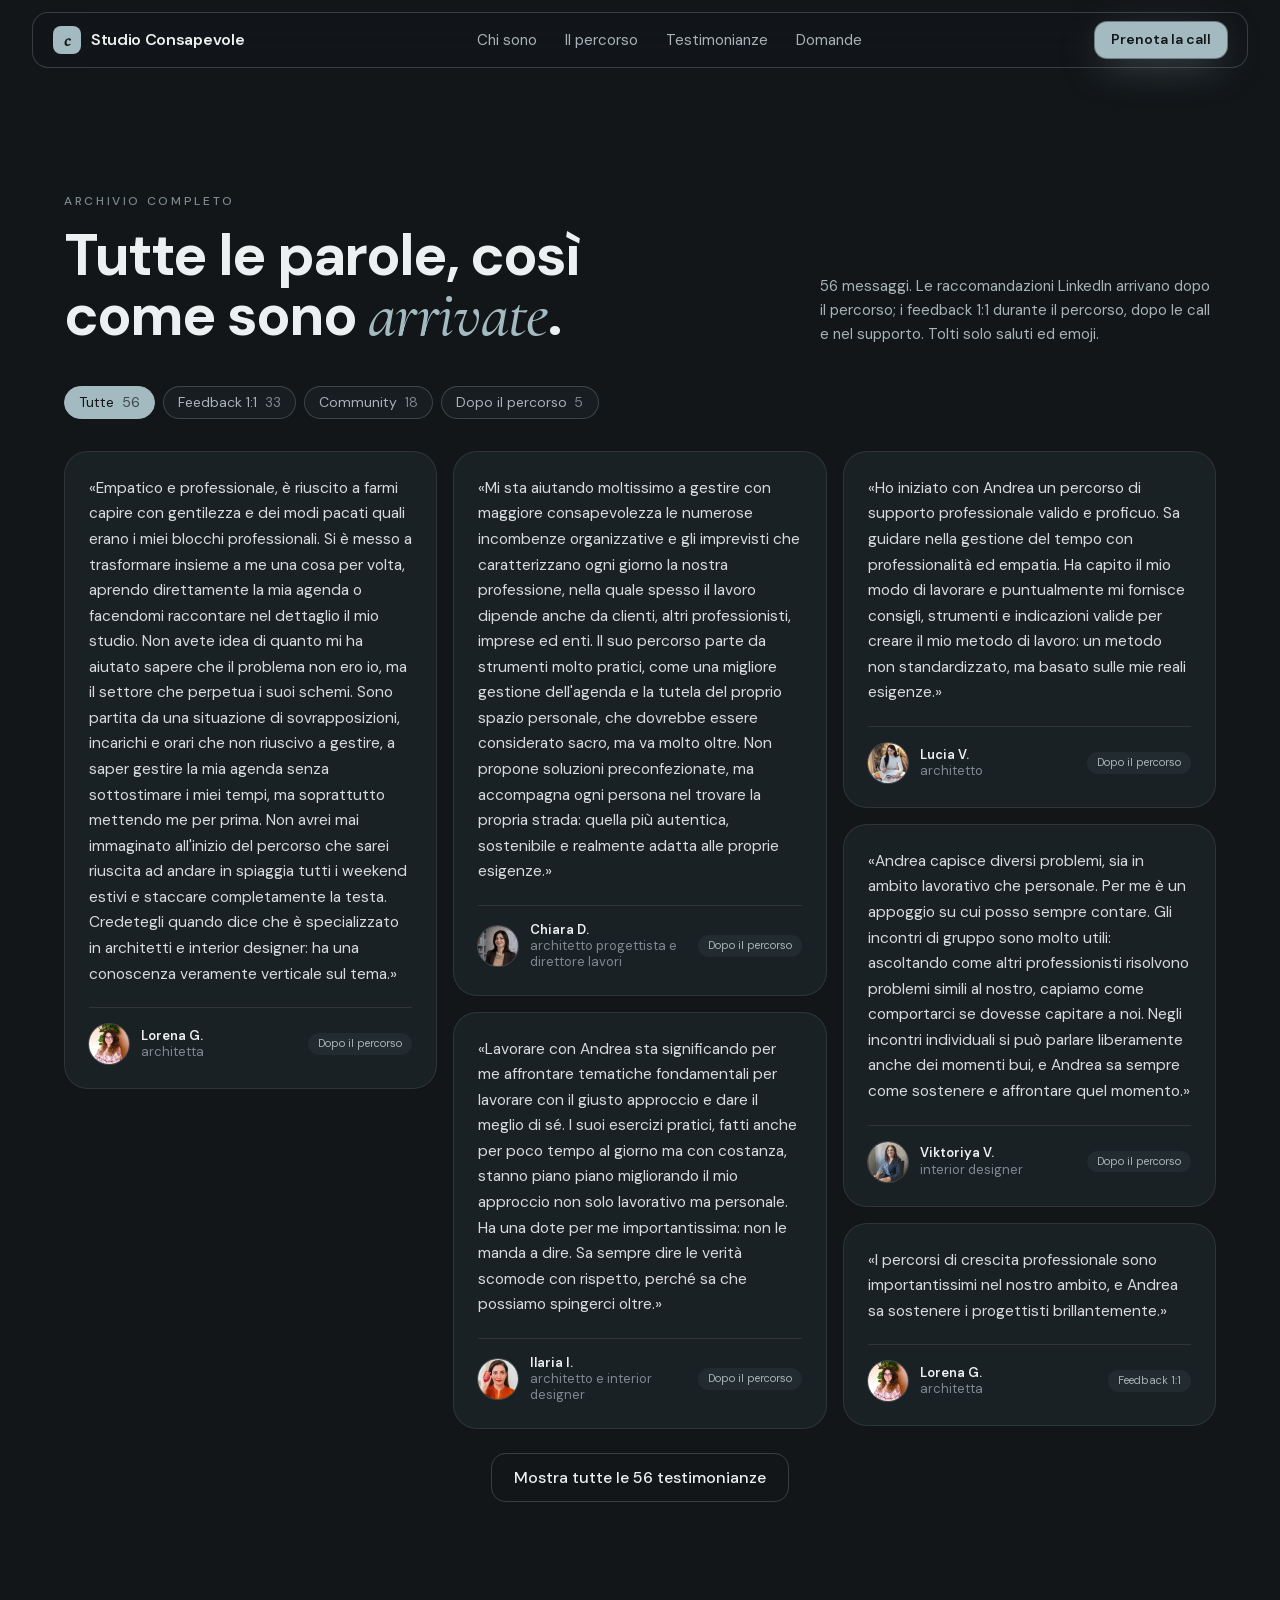
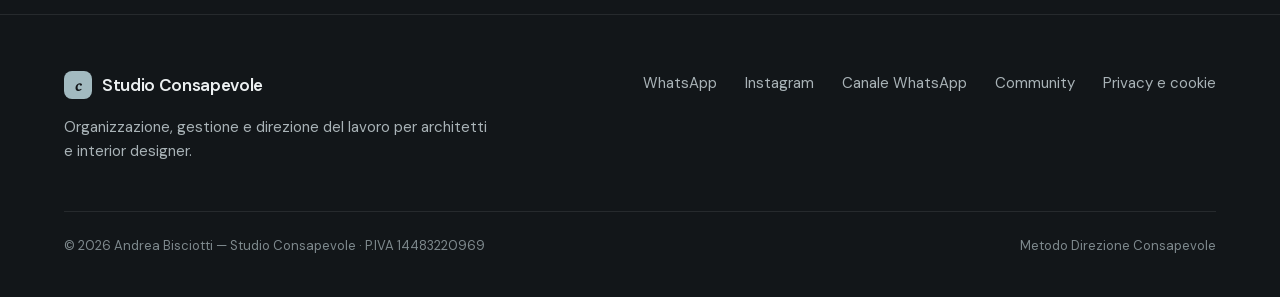
<file: testimonianze.html>
<!DOCTYPE html><html lang="it" class="cormorant_garamond_dcbfba80-module__Elzsgq__variable dm_sans_d6e7dc80-module__Pevr3W__variable"><head><meta charSet="utf-8"/><meta name="viewport" content="width=device-width, initial-scale=1"/><link rel="preload" href="/_next/static/media/5c285b27cdda1fe8-s.p.2_mbdogr7ni8i.woff2" as="font" crossorigin="" type="font/woff2"/><link rel="preload" href="/_next/static/media/cc4b84345f7a025e-s.p.2zanptnlo2hyo.woff2" as="font" crossorigin="" type="font/woff2"/><link rel="stylesheet" href="/_next/static/chunks/2vll3am_rqqn6.css" data-precedence="next"/><link rel="preload" as="script" fetchPriority="low" href="/_next/static/chunks/3s6nzrbk-8mnv.js"/><script src="/_next/static/chunks/19mx3mg6lkumu.js" async=""></script><script src="/_next/static/chunks/3kmozkq6tgqnz.js" async=""></script><script src="/_next/static/chunks/1eh83f1trsv72.js" async=""></script><script src="/_next/static/chunks/turbopack-0ewssgmc2dw5s.js" async=""></script><script src="/_next/static/chunks/0h2qsuyze9ds1.js" async=""></script><script src="/_next/static/chunks/0-mw-u_b8g-j2.js" async=""></script><script src="/_next/static/chunks/3z2wlmg5qboy8.js" async=""></script><meta name="theme-color" content="#121619"/><title>Testimonianze — Studio Consapevole · Andrea Bisciotti</title><meta name="description" content="Le parole di architetti e interior designer che hanno lavorato con Andrea Bisciotti: raccomandazioni dopo il percorso 1:1, feedback durante il percorso e voci della community."/><link rel="canonical" href="https://andreabisciotti.it/testimonianze.html"/><meta property="og:title" content="Testimonianze — Studio Consapevole"/><meta property="og:description" content="Raccomandazioni dopo il percorso 1:1, feedback durante il percorso e voci della community."/><meta property="og:site_name" content="Studio Consapevole"/><meta property="og:locale" content="it_IT"/><meta property="og:image" content="https://andreabisciotti.it/img/og.png"/><meta property="og:image:width" content="1200"/><meta property="og:image:height" content="630"/><meta property="og:type" content="website"/><meta name="twitter:card" content="summary_large_image"/><meta name="twitter:title" content="Testimonianze — Studio Consapevole"/><meta name="twitter:description" content="Raccomandazioni dopo il percorso 1:1, feedback durante il percorso e voci della community."/><meta name="twitter:image" content="https://andreabisciotti.it/img/og.png"/><link rel="icon" href="/icon.svg?icon.262ht92jx5ilk.svg" sizes="any" type="image/svg+xml"/><meta name="next-size-adjust" content=""/><script type="application/ld+json">{"@context":"https://schema.org","@type":"ProfessionalService","name":"Studio Consapevole","url":"https://andreabisciotti.it","image":"https://andreabisciotti.it/img/andrea.webp","description":"Percorso individuale di 90 giorni per architetti e interior designer: priorità, tempo, organizzazione e gestione dei clienti.","areaServed":"IT","founder":{"@type":"Person","name":"Andrea Bisciotti","sameAs":["https://www.instagram.com/andre_biscio"]},"review":[{"@type":"Review","author":{"@type":"Person","name":"Lorena G."},"reviewBody":"Empatico e professionale, è riuscito a farmi capire con gentilezza e dei modi pacati quali erano i miei blocchi professionali. Si è messo a trasformare insieme a me una cosa per volta, aprendo direttamente la mia agenda o facendomi raccontare nel dettaglio il mio studio. Non avete idea di quanto mi ha aiutato sapere che il problema non ero io, ma il settore che perpetua i suoi schemi. Sono partita da una situazione di sovrapposizioni, incarichi e orari che non riuscivo a gestire, a saper gestire la mia agenda senza sottostimare i miei tempi, ma soprattutto mettendo me per prima. Non avrei mai immaginato all'inizio del percorso che sarei riuscita ad andare in spiaggia tutti i weekend estivi e staccare completamente la testa. Credetegli quando dice che è specializzato in architetti e interior designer: ha una conoscenza veramente verticale sul tema."},{"@type":"Review","author":{"@type":"Person","name":"Chiara D."},"reviewBody":"Mi sta aiutando moltissimo a gestire con maggiore consapevolezza le numerose incombenze organizzative e gli imprevisti che caratterizzano ogni giorno la nostra professione, nella quale spesso il lavoro dipende anche da clienti, altri professionisti, imprese ed enti. Il suo percorso parte da strumenti molto pratici, come una migliore gestione dell'agenda e la tutela del proprio spazio personale, che dovrebbe essere considerato sacro, ma va molto oltre. Non propone soluzioni preconfezionate, ma accompagna ogni persona nel trovare la propria strada: quella più autentica, sostenibile e realmente adatta alle proprie esigenze."},{"@type":"Review","author":{"@type":"Person","name":"Ilaria I."},"reviewBody":"Lavorare con Andrea sta significando per me affrontare tematiche fondamentali per lavorare con il giusto approccio e dare il meglio di sé. I suoi esercizi pratici, fatti anche per poco tempo al giorno ma con costanza, stanno piano piano migliorando il mio approccio non solo lavorativo ma personale. Ha una dote per me importantissima: non le manda a dire. Sa sempre dire le verità scomode con rispetto, perché sa che possiamo spingerci oltre."},{"@type":"Review","author":{"@type":"Person","name":"Lucia V."},"reviewBody":"Ho iniziato con Andrea un percorso di supporto professionale valido e proficuo. Sa guidare nella gestione del tempo con professionalità ed empatia. Ha capito il mio modo di lavorare e puntualmente mi fornisce consigli, strumenti e indicazioni valide per creare il mio metodo di lavoro: un metodo non standardizzato, ma basato sulle mie reali esigenze."},{"@type":"Review","author":{"@type":"Person","name":"Viktoriya V."},"reviewBody":"Andrea capisce diversi problemi, sia in ambito lavorativo che personale. Per me è un appoggio su cui posso sempre contare. Gli incontri di gruppo sono molto utili: ascoltando come altri professionisti risolvono problemi simili al nostro, capiamo come comportarci se dovesse capitare a noi. Negli incontri individuali si può parlare liberamente anche dei momenti bui, e Andrea sa sempre come sostenere e affrontare quel momento."}]}</script><script src="/_next/static/chunks/0cz1d0mv5g_q7.js" noModule=""></script></head><body><div hidden=""><!--$--><!--/$--></div><header class="fixed inset-x-0 top-3 z-50 px-3"><div class="mx-auto flex h-14 max-w-[76rem] items-center justify-between gap-4 rounded-2xl border border-[var(--line-strong)] bg-[color-mix(in_oklab,var(--color-bg)_72%,transparent)] px-4 backdrop-blur-xl md:px-5"><a class="flex items-center gap-2.5 whitespace-nowrap text-[1rem] font-semibold tracking-[-0.02em]" href="/#top"><span aria-hidden="true" class="grid h-7 w-7 place-items-center rounded-lg bg-accent font-serif text-[1.15rem] italic text-bg">c</span>Studio Consapevole</a><nav aria-label="Sezioni della pagina" class="hidden items-center gap-7 text-[0.9375rem] lg:flex"><a href="/#chi-sono" class="nav-link">Chi sono</a><a href="/#percorso" class="nav-link">Il percorso</a><a href="/#prove" class="nav-link">Testimonianze</a><a href="/#domande" class="nav-link">Domande</a></nav><a href="https://wa.me/message/Q6IYHDGL57VTB1" target="_blank" rel="noopener" data-call="true" class="btn shrink-0 whitespace-nowrap !rounded-xl !px-4 !py-2.5 text-[0.875rem] plausible-event-name=Call+header"><span class="sm:hidden">Call gratuita</span><span class="hidden sm:inline">Prenota la call</span></a></div></header><main class="pt-20"><section id="testimonianze" class="anchor py-20 md:py-28" aria-labelledby="wall-title"><div class="shell"><div class="flex flex-wrap items-end justify-between gap-x-10 gap-y-5"><div class="max-w-[40rem]"><p class="kicker">Archivio completo</p><h1 id="wall-title" class="mt-4 text-[clamp(2.2rem,4.6vw,3.6rem)]">Tutte le parole, così come sono <span class="kw">arrivate</span>.</h1></div><p class="max-w-[36ch] text-[0.9375rem] text-muted">56<!-- --> messaggi. Le raccomandazioni LinkedIn arrivano dopo il percorso; i feedback 1:1 durante il percorso, dopo le call e nel supporto. Tolti solo saluti ed emoji.</p></div><div role="group" aria-label="Filtra per provenienza" class="mt-10 flex flex-wrap gap-2"><button type="button" aria-pressed="true" class="chip !text-[0.875rem] transition-colors !border-accent !bg-accent !text-bg">Tutte<!-- --> <span class="tnum opacity-70">56</span></button><button type="button" aria-pressed="false" class="chip !text-[0.875rem] transition-colors hover:!text-text">Feedback 1:1<!-- --> <span class="tnum opacity-70">33</span></button><button type="button" aria-pressed="false" class="chip !text-[0.875rem] transition-colors hover:!text-text">Community<!-- --> <span class="tnum opacity-70">18</span></button><button type="button" aria-pressed="false" class="chip !text-[0.875rem] transition-colors hover:!text-text">Dopo il percorso<!-- --> <span class="tnum opacity-70">5</span></button></div><div class="mt-8 gap-4 [column-fill:balance] sm:columns-2 lg:columns-3"><figure class="card mb-4 break-inside-avoid p-6 "><blockquote class="text-[0.96875rem] leading-[1.65] text-text/90">«<!-- -->Empatico e professionale, è riuscito a farmi capire con gentilezza e dei modi pacati quali erano i miei blocchi professionali. Si è messo a trasformare insieme a me una cosa per volta, aprendo direttamente la mia agenda o facendomi raccontare nel dettaglio il mio studio. Non avete idea di quanto mi ha aiutato sapere che il problema non ero io, ma il settore che perpetua i suoi schemi. Sono partita da una situazione di sovrapposizioni, incarichi e orari che non riuscivo a gestire, a saper gestire la mia agenda senza sottostimare i miei tempi, ma soprattutto mettendo me per prima. Non avrei mai immaginato all&#x27;inizio del percorso che sarei riuscita ad andare in spiaggia tutti i weekend estivi e staccare completamente la testa. Credetegli quando dice che è specializzato in architetti e interior designer: ha una conoscenza veramente verticale sul tema.<!-- -->»</blockquote><figcaption class="mt-5 flex items-center gap-3 border-t border-[var(--line)] pt-4 text-[0.8125rem]"><img src="/img/avatar/lorena.webp" alt="" width="40" height="40" loading="lazy" class="h-10 w-10 shrink-0 rounded-full object-cover ring-1 ring-[var(--line-strong)]"/><span class="min-w-0 leading-tight"><span class="block font-semibold">Lorena G.</span><span class="block text-faint">architetta</span></span><span class="ml-auto shrink-0 rounded-full bg-surface-2 px-2.5 py-0.5 text-[0.6875rem] text-muted">Dopo il percorso</span></figcaption></figure><figure class="card mb-4 break-inside-avoid p-6 "><blockquote class="text-[0.96875rem] leading-[1.65] text-text/90">«<!-- -->Mi sta aiutando moltissimo a gestire con maggiore consapevolezza le numerose incombenze organizzative e gli imprevisti che caratterizzano ogni giorno la nostra professione, nella quale spesso il lavoro dipende anche da clienti, altri professionisti, imprese ed enti. Il suo percorso parte da strumenti molto pratici, come una migliore gestione dell&#x27;agenda e la tutela del proprio spazio personale, che dovrebbe essere considerato sacro, ma va molto oltre. Non propone soluzioni preconfezionate, ma accompagna ogni persona nel trovare la propria strada: quella più autentica, sostenibile e realmente adatta alle proprie esigenze.<!-- -->»</blockquote><figcaption class="mt-5 flex items-center gap-3 border-t border-[var(--line)] pt-4 text-[0.8125rem]"><img src="/img/avatar/chiara.webp" alt="" width="40" height="40" loading="lazy" class="h-10 w-10 shrink-0 rounded-full object-cover ring-1 ring-[var(--line-strong)]"/><span class="min-w-0 leading-tight"><span class="block font-semibold">Chiara D.</span><span class="block text-faint">architetto progettista e direttore lavori</span></span><span class="ml-auto shrink-0 rounded-full bg-surface-2 px-2.5 py-0.5 text-[0.6875rem] text-muted">Dopo il percorso</span></figcaption></figure><figure class="card mb-4 break-inside-avoid p-6 "><blockquote class="text-[0.96875rem] leading-[1.65] text-text/90">«<!-- -->Lavorare con Andrea sta significando per me affrontare tematiche fondamentali per lavorare con il giusto approccio e dare il meglio di sé. I suoi esercizi pratici, fatti anche per poco tempo al giorno ma con costanza, stanno piano piano migliorando il mio approccio non solo lavorativo ma personale. Ha una dote per me importantissima: non le manda a dire. Sa sempre dire le verità scomode con rispetto, perché sa che possiamo spingerci oltre.<!-- -->»</blockquote><figcaption class="mt-5 flex items-center gap-3 border-t border-[var(--line)] pt-4 text-[0.8125rem]"><img src="/img/avatar/ilaria.webp" alt="" width="40" height="40" loading="lazy" class="h-10 w-10 shrink-0 rounded-full object-cover ring-1 ring-[var(--line-strong)]"/><span class="min-w-0 leading-tight"><span class="block font-semibold">Ilaria I.</span><span class="block text-faint">architetto e interior designer</span></span><span class="ml-auto shrink-0 rounded-full bg-surface-2 px-2.5 py-0.5 text-[0.6875rem] text-muted">Dopo il percorso</span></figcaption></figure><figure class="card mb-4 break-inside-avoid p-6 max-sm:hidden"><blockquote class="text-[0.96875rem] leading-[1.65] text-text/90">«<!-- -->Ho iniziato con Andrea un percorso di supporto professionale valido e proficuo. Sa guidare nella gestione del tempo con professionalità ed empatia. Ha capito il mio modo di lavorare e puntualmente mi fornisce consigli, strumenti e indicazioni valide per creare il mio metodo di lavoro: un metodo non standardizzato, ma basato sulle mie reali esigenze.<!-- -->»</blockquote><figcaption class="mt-5 flex items-center gap-3 border-t border-[var(--line)] pt-4 text-[0.8125rem]"><img src="/img/avatar/lucia.webp" alt="" width="40" height="40" loading="lazy" class="h-10 w-10 shrink-0 rounded-full object-cover ring-1 ring-[var(--line-strong)]"/><span class="min-w-0 leading-tight"><span class="block font-semibold">Lucia V.</span><span class="block text-faint">architetto</span></span><span class="ml-auto shrink-0 rounded-full bg-surface-2 px-2.5 py-0.5 text-[0.6875rem] text-muted">Dopo il percorso</span></figcaption></figure><figure class="card mb-4 break-inside-avoid p-6 max-sm:hidden"><blockquote class="text-[0.96875rem] leading-[1.65] text-text/90">«<!-- -->Andrea capisce diversi problemi, sia in ambito lavorativo che personale. Per me è un appoggio su cui posso sempre contare. Gli incontri di gruppo sono molto utili: ascoltando come altri professionisti risolvono problemi simili al nostro, capiamo come comportarci se dovesse capitare a noi. Negli incontri individuali si può parlare liberamente anche dei momenti bui, e Andrea sa sempre come sostenere e affrontare quel momento.<!-- -->»</blockquote><figcaption class="mt-5 flex items-center gap-3 border-t border-[var(--line)] pt-4 text-[0.8125rem]"><img src="/img/avatar/viktoriya.webp" alt="" width="40" height="40" loading="lazy" class="h-10 w-10 shrink-0 rounded-full object-cover ring-1 ring-[var(--line-strong)]"/><span class="min-w-0 leading-tight"><span class="block font-semibold">Viktoriya V.</span><span class="block text-faint">interior designer</span></span><span class="ml-auto shrink-0 rounded-full bg-surface-2 px-2.5 py-0.5 text-[0.6875rem] text-muted">Dopo il percorso</span></figcaption></figure><figure class="card mb-4 break-inside-avoid p-6 max-sm:hidden"><blockquote class="text-[0.96875rem] leading-[1.65] text-text/90">«<!-- -->I percorsi di crescita professionale sono importantissimi nel nostro ambito, e Andrea sa sostenere i progettisti brillantemente.<!-- -->»</blockquote><figcaption class="mt-5 flex items-center gap-3 border-t border-[var(--line)] pt-4 text-[0.8125rem]"><img src="/img/avatar/lorena.webp" alt="" width="40" height="40" loading="lazy" class="h-10 w-10 shrink-0 rounded-full object-cover ring-1 ring-[var(--line-strong)]"/><span class="min-w-0 leading-tight"><span class="block font-semibold">Lorena G.</span><span class="block text-faint">architetta</span></span><span class="ml-auto shrink-0 rounded-full bg-surface-2 px-2.5 py-0.5 text-[0.6875rem] text-muted">Feedback 1:1</span></figcaption></figure></div><div class="mt-6 flex flex-wrap items-center justify-center gap-3"><button type="button" aria-expanded="false" class="btn-ghost ">Mostra tutte le 56 testimonianze</button></div></div></section></main><footer class="border-t border-[var(--line)] pt-14 pb-10"><div class="shell"><div class="flex flex-col gap-8 md:flex-row md:items-start md:justify-between"><div class="max-w-[36ch]"><p class="flex items-center gap-2.5 text-[1.0625rem] font-semibold tracking-[-0.02em]"><span aria-hidden="true" class="grid h-7 w-7 place-items-center rounded-lg bg-accent font-serif text-[1.15rem] italic text-bg">c</span>Studio Consapevole</p><p class="mt-4 text-[0.9375rem] text-muted">Organizzazione, gestione e direzione del lavoro per architetti e interior designer.</p></div><nav aria-label="Contatti" class="flex flex-wrap gap-x-7 gap-y-2 text-[0.9375rem]"><a href="https://wa.me/message/Q6IYHDGL57VTB1" target="_blank" rel="noopener" class="nav-link">WhatsApp</a><a href="https://www.instagram.com/andre_biscio" target="_blank" rel="noopener" class="nav-link">Instagram</a><a href="https://whatsapp.com/channel/0029Vb9OEBt84Om4v0HOzx2Q" target="_blank" rel="noopener" class="nav-link">Canale WhatsApp</a><a href="/community.html" target="_blank" rel="noopener" class="nav-link">Community</a><a href="/privacy.html" class="nav-link">Privacy e cookie</a></nav></div><div class="mt-12 flex flex-col gap-2 border-t border-[var(--line)] pt-6 text-[0.8125rem] text-faint sm:flex-row sm:justify-between"><p>© <!-- -->2026<!-- --> Andrea Bisciotti — Studio Consapevole<!-- --> · P.IVA <!-- -->14483220969</p><p>Metodo Direzione Consapevole</p></div></div></footer><dialog aria-labelledby="call-title" class="m-auto max-h-[92dvh] w-[min(100%-1.5rem,36rem)] overflow-y-auto rounded-3xl border border-[var(--line-strong)] bg-surface p-0 text-text shadow-2xl backdrop:bg-[color-mix(in_oklab,var(--color-bg)_80%,transparent)] backdrop:backdrop-blur-sm"><div class="relative p-6 sm:p-9"><button type="button" aria-label="Chiudi" class="absolute right-4 top-4 grid h-10 w-10 place-items-center rounded-full border border-[var(--line-strong)] text-muted transition-colors hover:text-text"><svg xmlns="http://www.w3.org/2000/svg" width="18" height="18" viewBox="0 0 24 24" fill="none" stroke="currentColor" stroke-width="1.75" stroke-linecap="round" stroke-linejoin="round" class="lucide lucide-x" aria-hidden="true"><path d="M18 6 6 18"></path><path d="m6 6 12 12"></path></svg></button><h2 id="call-title" class="pr-10 text-[clamp(1.6rem,4vw,2.1rem)]">Prenota la call <span class="kw">conoscitiva</span></h2><p class="mt-3 text-[0.9375rem] text-muted">Gratuita, 15–20 minuti. Compila il modulo e ti ricontatto io entro 24 ore.</p><form class="mt-7 grid gap-4"><input type="hidden" name="_subject" value="Richiesta call — Percorso 1:1 (landing)"/><input type="hidden" name="provenienza" value="Landing percorso 1:1"/><label class="grid gap-1.5 text-[0.875rem]"><span class="font-medium">Nome e cognome</span><input autoComplete="name" placeholder="Il tuo nome" required="" class="field" name="nome"/></label><div class="grid gap-4 sm:grid-cols-2"><label class="grid gap-1.5 text-[0.875rem]"><span class="font-medium">Email</span><input type="email" autoComplete="email" placeholder="nome@studio.it" required="" class="field" name="email"/></label><label class="grid gap-1.5 text-[0.875rem]"><span class="font-medium">Telefono / WhatsApp</span><input type="tel" autoComplete="tel" placeholder="+39 …" required="" class="field" name="telefono"/></label></div><label class="grid gap-1.5 text-[0.875rem]"><span class="font-medium">Professione</span><select name="professione" required="" class="field"><option value="" disabled="" selected="">Seleziona…</option><option>Architetto</option><option>Interior designer</option><option>Architetto e interior designer</option><option>Altro</option></select></label><label class="grid gap-1.5 text-[0.875rem]"><span class="font-medium">Qual è la parte del lavoro che oggi ti pesa di più?</span><textarea name="messaggio" rows="4" required="" placeholder="Scadenze, clienti, agenda, delega, stress… raccontami in due righe." class="field resize-y"></textarea></label><label class="flex items-start gap-3 text-[0.8125rem] text-muted"><input type="checkbox" required="" class="mt-0.5 h-4 w-4 shrink-0 accent-[var(--color-accent)]" name="consenso_privacy" value="sì"/><span>Acconsento al trattamento dei miei dati per essere ricontattato, come descritto nella<!-- --> <a href="/privacy.html" target="_blank" rel="noopener" class="link-rule">privacy</a>.</span></label><button type="submit" class="btn mt-1 w-full disabled:opacity-60">Invia la richiesta<svg xmlns="http://www.w3.org/2000/svg" width="18" height="18" viewBox="0 0 24 24" fill="none" stroke="currentColor" stroke-width="2" stroke-linecap="round" stroke-linejoin="round" class="lucide lucide-arrow-right" aria-hidden="true"><path d="M5 12h14"></path><path d="m12 5 7 7-7 7"></path></svg></button></form><a href="https://wa.me/message/Q6IYHDGL57VTB1" target="_blank" rel="noopener" class="mt-5 flex items-center justify-center gap-2 text-[0.875rem] text-muted transition-colors hover:text-text"><svg xmlns="http://www.w3.org/2000/svg" width="16" height="16" viewBox="0 0 24 24" fill="none" stroke="currentColor" stroke-width="1.75" stroke-linecap="round" stroke-linejoin="round" class="lucide lucide-message-circle" aria-hidden="true"><path d="M2.992 16.342a2 2 0 0 1 .094 1.167l-1.065 3.29a1 1 0 0 0 1.236 1.168l3.413-.998a2 2 0 0 1 1.099.092 10 10 0 1 0-4.777-4.719"></path></svg>Preferisci scrivermi direttamente su WhatsApp?</a></div></dialog><!--$--><!--/$--><script src="/_next/static/chunks/3s6nzrbk-8mnv.js" id="_R_" async=""></script><script>(self.__next_f=self.__next_f||[]).push([0])</script><script>self.__next_f.push([1,"1:\"$Sreact.fragment\"\n8:I[68027,[\"/_next/static/chunks/0h2qsuyze9ds1.js\"],\"default\",1]\n:HL[\"/_next/static/chunks/2vll3am_rqqn6.css\",\"style\"]\n:HL[\"/_next/static/media/5c285b27cdda1fe8-s.p.2_mbdogr7ni8i.woff2\",\"font\",{\"crossOrigin\":\"\",\"type\":\"font/woff2\"}]\n:HL[\"/_next/static/media/cc4b84345f7a025e-s.p.2zanptnlo2hyo.woff2\",\"font\",{\"crossOrigin\":\"\",\"type\":\"font/woff2\"}]\n2:Te04,{\"@context\":\"https://schema.org\",\"@type\":\"ProfessionalService\",\"name\":\"Studio Consapevole\",\"url\":\"https://andreabisciotti.it\",\"image\":\"https://andreabisciotti.it/img/andrea.webp\",\"description\":\"Percorso individuale di 90 giorni per architetti e interior designer: priorità, tempo, organizzazione e gestione dei clienti.\",\"areaServed\":\"IT\",\"founder\":{\"@type\":\"Person\",\"name\":\"Andrea Bisciotti\",\"sameAs\":[\"https://www.instagram.com/andre_biscio\"]},\"review\":[{\"@type\":\"Review\",\"author\":{\"@type\":\"Person\",\"name\":\"Lorena G.\"},\"reviewBody\":\"Empatico e professionale, è riuscito a farmi capire con gentilezza e dei modi pacati quali erano i miei blocchi professionali. Si è messo a trasformare insieme a me una cosa per volta, aprendo direttamente la mia agenda o facendomi raccontare nel dettaglio il mio studio. Non avete idea di quanto mi ha aiutato sapere che il problema non ero io, ma il settore che perpetua i suoi schemi. Sono partita da una situazione di sovrapposizioni, incarichi e orari che non riuscivo a gestire, a saper gestire la mia agenda senza sottostimare i miei tempi, ma soprattutto mettendo me per prima. Non avrei mai immaginato all'inizio del percorso che sarei riuscita ad andare in spiaggia tutti i weekend estivi e staccare completamente la testa. Credetegli quando dice che è specializzato in architetti e interior designer: ha una conoscenza veramente verticale sul tema.\"},{\"@type\":\"Review\",\"author\":{\"@type\":\"Person\",\"name\":\"Chiara D.\"},\"reviewBody\":\"Mi sta aiutando moltissimo a gestire con maggiore consapevolezza le numerose incombenze organizzative e gli imprevisti che caratterizzano ogni giorno la nostra professione, nella quale spesso il lavoro dipende anche da clienti, altri professionisti, imprese ed enti. Il suo percorso parte da strumenti molto pratici, come una migliore gestione dell'agenda e la tutela del proprio spazio personale, che dovrebbe essere considerato sacro, ma va molto oltre. Non propone soluzioni preconfezionate, ma accompagna ogni persona nel trovare la propria strada: quella più autentica, sostenibile e realmente adatta alle proprie esigenze.\"},{\"@type\":\"Review\",\"author\":{\"@type\":\"Person\",\"name\":\"Ilaria I.\"},\"reviewBody\":\"Lavorare con Andrea sta significando per me affrontare tematiche fondamentali per lavorare con il giusto approccio e dare il meglio di sé. I suoi esercizi pratici, fatti anche per poco tempo al giorno ma con costanza, stanno piano piano migliorando il mio approccio non solo lavorativo ma personale. Ha una dote per me importantissima: non le manda a dire. Sa sempre dire le verità scomode con rispetto, perché sa che possiamo spingerci oltre.\"},{\"@type\":\"Review\",\"author\":{\"@type\":\"Person\",\"name\":\"Lucia V.\"},\"reviewBody\":\"Ho iniziato con Andrea un percorso di supporto professionale valido e proficuo. Sa guidare nella gestione del tempo con professionalità ed empatia. Ha capito il mio modo di lavorare e puntualmente mi fornisce consigli, strumenti e indicazioni valide per creare il mio metodo di lavoro: un metodo non standardizzato, ma basato sulle mie reali esigenze.\"},{\"@type\":\"Review\",\"author\":{\"@type\":\"Person\",\"name\":\"Viktoriya V.\"},\"reviewBody\":\"Andrea capisce diversi problemi, sia in ambito lavorativo che personale. Per me è un appoggio su cui posso sempre contare. Gli incontri di gruppo sono molto utili: ascoltando come altri professionisti risolvono problemi simili al nostro, capiamo come comportarci se dovesse capitare a noi. Negli incontri individuali si può parlare liberamente anche dei momenti bui, e Andrea sa sempre come sostenere e affrontare quel momento.\"}]}6:X\n0:{\"P\":null,\"c\":[\"\",\"testimonianze\"],\"q\":\"\",\"i\":false,\"f\":[[[\"\",{\"children\":[\"testimonianze\",{\"children\":[\"__PAGE__\",{},\"$undefined\",\"$undefined\",4608]},\"$undefined\",\"$undefined\",4608]},\"$undefined\",\"$undefined\",4624],[[\"$\",\"$1\",\"c\",{\"children\":[[[\"$\",\"link\",\"0\",{\"rel\":\"stylesheet\",\"href\":\"/_next/static/chunks/2vll3am_rqqn6.css\",\"precedence\":\"next\",\"crossOrigin\":\"$undefined\",\"nonce\":\"$undefined\"}],[\"$\",\"script\",\"script-0\",{\"src\":\"/_next/static/chunks/0h2qsuyze9ds1.js\",\"async\":true,\"nonce\":\"$undefined\"}]],[\"$\",\"html\",null,{\"lang\":\"it\",\"className\":\"cormorant_garamond_dcbfba80-module__Elzsgq__variable dm_sans_d6e7dc80-module__Pevr3W__variable\",\"children\":[[\"$\",\"head\",null,{\"children\":[\"\",[\"$\",\"script\",null,{\"type\":\"application/ld+json\",\"dangerouslySetInnerHTML\":{\"__html\":\"$2\"}}]]}],\"$L3\"]}]]}],{\"children\":[\"$L4\",{\"children\":[\"$L5\",{},null,false,null]},null,false,\"$6\"]},null,false,null],\"$L7\",false]],\"m\":\"$undefined\",\"G\":[\"$8\",[\"$L9\"]],\"S\":true,\"h\":null,\"r\":\"$undefined\",\"s\":\"$undefined\",\"a\":\"$undefined\",\"l\":\"$undefined\",\"p\":\"$undefined\",\"d\":\"$undefined\",\"b\":\"EYPcrMIwkU3v3Dh247L5h\"}\na:I[39756,[\"/_next/static/chunks/0h2qsuyze9ds1.js\"],\"default\"]\nb:I[37457,[\"/_next/static/chunks/0h2qsuyze9ds1.js\"],\"default\"]\nc:I[22016,[\"/_next/static/chunks/0h2qsuyze9ds1.js\",\"/_next/static/chunks/0-mw-u_b8g-j2.js\",\"/_next/static/chunks/3z2wlmg5qboy8.js\"],\"\"]\nd:I[28758,[\"/_next/static/chunks/0h2qsuyze9ds1.js\",\"/_next/static/chunks/0-mw-u_b8g-j2.js\",\"/_next/static/chunks/3z2wlmg5qboy8.js\"],\"TestimonialWall\"]\ne:I[10157,[\"/_next/static/chunks/0h2qsuyze9ds1.js\",\"/_next/static/chunks/0-mw-u_b8g-j2.js\",\"/_next/static/chunks/3z2wlmg5qboy8.js\"],\"CallForm\"]\nf:I[97367,[\"/_next/static/chunks/0h2qsuyze9ds1.js\"],\"OutletBoundary\"]\n10:\"$Sreact.suspense\"\n12:I[97367,[\"/_next/static/chunks/0h2qsuyze9ds1.js\"],\"ViewportBoundary\"]\n14:I[97367,[\"/_next/static/chunks/0h2qsuyze9ds1.js\"],\"MetadataBoundary\"]\n3:[\"$\",\"body\",null,{\"children\":[\"$\",\"$La\",null,{\"parallelRouterKey\":\"children\",\"error\":\"$undefined\",\"errorStyles\":\"$undefined\",\"errorScripts\":\"$undefined\",\"template\":[\"$\",\"$Lb\",null,{}],\"templateStyles\":\"$undefined\",\"templateScripts\":\"$undefined\",\"notFound\":[[[\"$\",\"title\",null,{\"children\":\"404: This page could not be found.\"}],[\"$\",\"div\",null,{\"style\":{\"fontFamily\":\"system-ui,\\\"Segoe UI\\\",Roboto,Helvetica,Arial,sans-serif,\\\"Apple Color Emoji\\\",\\\"Segoe UI Emoji\\\"\",\"height\":\"100vh\",\"textAlign\":\"center\",\"display\":\"flex\",\"flexDirection\":\"column\",\"alignItems\":\"center\",\"justifyContent\":\"center\"},\"children\":[\"$\",\"div\",null,{\"children\":[[\"$\",\"style\",null,{\"dangerouslySetInnerHTML\":{\"__html\":\"body{color:#000;background:#fff;margin:0}.next-error-h1{border-right:1px solid rgba(0,0,0,.3)}@media (prefers-color-scheme:dark){body{color:#fff;background:#000}.next-error-h1{border-right:1px solid rgba(255,255,255,.3)}}\"}}],[\"$\",\"h1\",null,{\"className\":\"next-error-h1\",\"style\":{\"display\":\"inline-block\",\"margin\":\"0 20px 0 0\",\"padding\":\"0 23px 0 0\",\"fontSize\":24,\"fontWeight\":500,\"verticalAlign\":\"top\",\"lineHeight\":\"49px\"},\"children\":404}],[\"$\",\"div\",null,{\"style\":{\"display\":\"inline-block\"},\"children\":[\"$\",\"h2\",null,{\"style\":{\"fontSize\":14,\"fontWeight\":400,\"lineHeight\":\"49px\",\"margin\":0},\"children\":\"This page could not be found.\"}]}]]}]}]],[]],\"forbidden\":\"$undefined\",\"unauthorized\":\"$undefined\"}]}]\n4:[\"$\",\"$1\",\"c\",{\"children\":[null,[\"$\",\"$La\",null,{\"parallelRouterKey\":\"children\",\"error\":\"$undefined\",\"errorStyles\":\"$undefined\",\"errorScripts\":\"$undefined\",\"template\":[\"$\",\"$Lb\",null,{}],\"templateStyles\":\"$undefined\",\"templateScripts\":\"$undefined\",\"notFound\":\"$undefined\",\"forbidden\":\"$undefined\",\"unauthorized\":\"$undefined\"}]]}]\n5:[\"$\",\"$1\",\"c\",{\"children\":[[[\"$\",\"header\",null,{\"className\":\"fixed inset-x-0 top-3 z-50 px-3\",\"children\":[\"$\",\"div\",null,{\"className\":\"mx-auto flex h-14 max-w-[76rem] items-center justify-between gap-4 rounded-2xl border border-[var(--line-strong)] bg-[color-mix(in_oklab,var(--color-bg)_72%,transparent)] px-4 backdrop-blur-xl md:px-5\",\"children\":[[\"$\",\"$Lc\",null,{\"href\":\"/#top\",\"className\":\"flex items-center gap-2.5 whitespace-nowrap text-[1rem] font-semibold tracking-[-0.02em]\",\"children\":[[\"$\",\"span\",null,{\"aria-hidden\":true,\"className\":\"grid h-7 w-7 place-items-center rounded-lg bg-accent font-serif text-[1.15rem] italic text-bg\",\"children\":\"c\"}],\"Studio Consapevole\"]}],[\"$\",\"nav\",null,{\"aria-label\":\"Sezioni della pagina\",\"className\":\"hidden items-center gap-7 text-[0.9375rem] lg:flex\",\"children\":[[\"$\",\"a\",\"/#chi-sono\",{\"href\":\"/#chi-sono\",\"className\":\"nav-link\",\"children\":\"Chi sono\"}],[\"$\",\"a\",\"/#percorso\",{\"href\":\"/#percorso\",\"className\":\"nav-link\",\"children\":\"Il percorso\"}],[\"$\",\"a\",\"/#prove\",{\"href\":\"/#prove\",\"className\":\"nav-link\",\"children\":\"Testimonianze\"}],[\"$\",\"a\",\"/#domande\",{\"href\":\"/#domande\",\"className\":\"nav-link\",\"children\":\"Domande\"}]]}],[\"$\",\"a\",null,{\"href\":\"https://wa.me/message/Q6IYHDGL57VTB1\",\"target\":\"_blank\",\"rel\":\"noopener\",\"data-call\":true,\"className\":\"btn shrink-0 whitespace-nowrap !rounded-xl !px-4 !py-2.5 text-[0.875rem] plausible-event-name=Call+header\",\"children\":[[\"$\",\"span\",null,{\"className\":\"sm:hidden\",\"children\":\"Call gratuita\"}],[\"$\",\"span\",null,{\"className\":\"hidden sm:inline\",\"children\":\"Prenota la call\"}]]}]]}]}],[\"$\",\"main\",null,{\"className\":\"pt-20\",\"children\":[\"$\",\"$Ld\",null,{\"asPage\":true}]}],[\"$\",\"footer\",null,{\"className\":\"border-t border-[var(--line)] pt-14 pb-10\",\"children\":[\"$\",\"div\",null,{\"className\":\"shell\",\"children\":[[\"$\",\"div\",null,{\"className\":\"flex flex-col gap-8 md:flex-row md:items-start md:justify-between\",\"children\":[[\"$\",\"div\",null,{\"className\":\"max-w-[36ch]\",\"children\":[[\"$\",\"p\",null,{\"className\":\"flex items-center gap-2.5 text-[1.0625rem] font-semibold tracking-[-0.02em]\",\"children\":[[\"$\",\"span\",null,{\"aria-hidden\":true,\"className\":\"grid h-7 w-7 place-items-center rounded-lg bg-accent font-serif text-[1.15rem] italic text-bg\",\"children\":\"c\"}],\"Studio Consapevole\"]}],[\"$\",\"p\",null,{\"className\":\"mt-4 text-[0.9375rem] text-muted\",\"children\":\"Organizzazione, gestione e direzione del lavoro per architetti e interior designer.\"}]]}],[\"$\",\"nav\",null,{\"aria-label\":\"Contatti\",\"className\":\"flex flex-wrap gap-x-7 gap-y-2 text-[0.9375rem]\",\"children\":[[[\"$\",\"a\",\"WhatsApp\",{\"href\":\"https://wa.me/message/Q6IYHDGL57VTB1\",\"target\":\"_blank\",\"rel\":\"noopener\",\"className\":\"nav-link\",\"children\":\"WhatsApp\"}],[\"$\",\"a\",\"Instagram\",{\"href\":\"https://www.instagram.com/andre_biscio\",\"target\":\"_blank\",\"rel\":\"noopener\",\"className\":\"nav-link\",\"children\":\"Instagram\"}],[\"$\",\"a\",\"Canale WhatsApp\",{\"href\":\"https://whatsapp.com/channel/0029Vb9OEBt84Om4v0HOzx2Q\",\"target\":\"_blank\",\"rel\":\"noopener\",\"className\":\"nav-link\",\"children\":\"Canale WhatsApp\"}],[\"$\",\"a\",\"Community\",{\"href\":\"/community.html\",\"target\":\"_blank\",\"rel\":\"noopener\",\"className\":\"nav-link\",\"children\":\"Community\"}]],[\"$\",\"a\",null,{\"href\":\"/privacy.html\",\"className\":\"nav-link\",\"children\":\"Privacy e cookie\"}]]}]]}],[\"$\",\"div\",null,{\"className\":\"mt-12 flex flex-col gap-2 border-t border-[var(--line)] pt-6 text-[0.8125rem] text-faint sm:flex-row sm:justify-between\",\"children\":[[\"$\",\"p\",null,{\"children\":[\"© \",2026,\" Andrea Bisciotti — Studio Consapevole\",[\" · P.IVA \",\"14483220969\"]]}],[\"$\",\"p\",null,{\"children\":\"Metodo Direzione Consapevole\"}]]}]]}]}],[\"$\",\"$Le\",null,{}]],[[\"$\",\"script\",\"script-0\",{\"src\":\"/_next/static/chunks/0-mw-u_b8g-j2.js\",\"async\":true,\"nonce\":\"$undefined\"}],[\"$\",\"script\",\"script-1\",{\"src\":\"/_next/static/chunks/3z2wlmg5qboy8.js\",\"async\":true,\"nonce\":\"$undefined\"}]],[\"$\",\"$Lf\",null,{\"children\":[\"$\",\"$10\",null,{\"name\":\"Next.MetadataOutlet\",\"children\":\"$@11\"}]}]]}]\n7:[\"$\",\"$1\",\"h\",{\"children\":[null,[\"$\",\"$L12\",null,{\"children\":\"$L13\"}],[\"$\",\"div\",null,{\"hidden\":true,\"children\":[\"$\",\"$L14\",null,{\"children\":[\"$\",\"$10\",null,{\"name\":\"Next.Metadata\",\"children\":\"$L15\"}]}]}],[\"$\",\"meta\",null,{\"name\":\"next-size-adjust\",\"content\":\"\"}]]}]\n9:[\"$\",\"link\",\"0\",{\"rel\":\"stylesheet\",\"href\":\"/_next/static/chunks/2vll3am_rqqn6.css\",\"precedence\":\"next\",\"crossOrigin\":\"$undefined\",\"nonce\":\"$undefined\"}]\n6:C\n13:[[\"$\",\"meta\",\"0\",{\"charSet\":\"utf-8\"}],[\"$\",\"meta\",\"1\",{\"name\":\"viewport\",\"content\":\"width=device-width, initial-scale=1\"}],[\"$\",\"meta\",\"2\",{\"name\":\"theme-color\",\"content\":\"#121619\"}]]\n16:I[27201,[\"/_next/static/chunks/0h2qsuyze9ds1.js\"],\"IconMark\"]\n11:null\n15:[[\"$\",\"title\",\"0\",{\"children\":\"Testimonianze — Studio Consapevole · Andrea Bisciotti\"}],[\"$\",\"meta\",\"1\",{\"name\":\"description\",\"content\":\"Le parole di architetti e interior designer che hanno lavorato con Andrea Bisciotti: raccomandazioni dopo il percorso 1:1, feedback durante il percorso e voci della community.\"}],[\"$\",\"link\",\"2\",{\"rel\":\"canonical\",\"href\":\"https://andreabisciotti.it/testimonianze.html\"}],[\"$\",\"meta\",\"3\",{\"property\":\"og:title\",\"content\":\"Testimonianze — Studio Consapevole\"}],[\"$\",\"meta\",\"4\",{\"property\":\"og:description\",\"content\":\"Raccomandazioni dopo il percorso 1:1, feedback durante il percorso e voci della community.\"}],[\"$\",\"meta\",\"5\",{\"property\":\"og:site_name\",\"content\":\"Studio Consapevole\"}],[\"$\",\"meta\",\"6\",{\"property\":\"og:locale\",\"content\":\"it_IT\"}],[\"$\",\"meta\",\"7\",{\"property\":\"og:image\",\"content\":\"https://andreabisciotti.it/img/og.png\"}],[\"$\",\"meta\",\"8\",{\"property\":\"og:image:width\",\"content\":\"1200\"}],[\"$\",\"meta\",\"9\",{\"property\":\"og:image:height\",\"content\":\"630\"}],[\"$\",\"meta\",\"10\",{\"property\":\"og:type\",\"content\":\"website\"}],[\"$\",\"meta\",\"11\",{\"name\":\"twitter:card\",\"content\":\"summary_large_image\"}],[\"$\",\"meta\",\"12\",{\"name\":\"twitter:title\",\"content\":\"Testimonianze — Studio Consapevole\"}],[\"$\",\"meta\",\"13\",{\"name\":\"twitter:description\",\"content\":\"Raccomandazioni dopo il percorso 1:1, feedback durante il percorso e voci della community.\"}],[\"$\",\"meta\",\"14\",{\"name\":\"twitter:image\",\"content\":\"https://andreabisciotti.it/img/og.png\"}],[\"$\",\"link\",\"15\",{\"rel\":\"icon\",\"href\":\"/icon.svg?icon.262ht92jx5ilk.svg\",\"sizes\":\"any\",\"type\":\"image/svg+xml\"}],[\"$\",\"$L16\",\"16\",{}]]\n"])</script></body></html>
</file>
<file: _next/static/chunks/2vll3am_rqqn6.css>
@font-face{font-family:Cormorant Garamond;font-style:italic;font-weight:500;font-display:swap;src:url(../media/f3397070b5136d67-s.2mozdbh3bvhzm.woff2)format("woff2");unicode-range:U+460-52F,U+1C80-1C8A,U+20B4,U+2DE0-2DFF,U+A640-A69F,U+FE2E-FE2F}@font-face{font-family:Cormorant Garamond;font-style:italic;font-weight:500;font-display:swap;src:url(../media/5a7f2b61422ecdd2-s.36s6wyrpxpp32.woff2)format("woff2");unicode-range:U+301,U+400-45F,U+490-491,U+4B0-4B1,U+2116}@font-face{font-family:Cormorant Garamond;font-style:italic;font-weight:500;font-display:swap;src:url(../media/d7063d6b6d39135f-s.2c29f__-ck32w.woff2)format("woff2");unicode-range:U+102-103,U+110-111,U+128-129,U+168-169,U+1A0-1A1,U+1AF-1B0,U+300-301,U+303-304,U+308-309,U+323,U+329,U+1EA0-1EF9,U+20AB}@font-face{font-family:Cormorant Garamond;font-style:italic;font-weight:500;font-display:swap;src:url(../media/79646f8ccf79663c-s.0u66nr5yizzn_.woff2)format("woff2");unicode-range:U+100-2BA,U+2BD-2C5,U+2C7-2CC,U+2CE-2D7,U+2DD-2FF,U+304,U+308,U+329,U+1D00-1DBF,U+1E00-1E9F,U+1EF2-1EFF,U+2020,U+20A0-20AB,U+20AD-20C4,U+2113,U+2C60-2C7F,U+A720-A7FF}@font-face{font-family:Cormorant Garamond;font-style:italic;font-weight:500;font-display:swap;src:url(../media/cc4b84345f7a025e-s.p.2zanptnlo2hyo.woff2)format("woff2");unicode-range:U+??,U+131,U+152-153,U+2BB-2BC,U+2C6,U+2DA,U+2DC,U+304,U+308,U+329,U+2000-206F,U+20AC,U+2122,U+2191,U+2193,U+2212,U+2215,U+FEFF,U+FFFD}@font-face{font-family:Cormorant Garamond Fallback;src:local(Times New Roman);ascent-override:95.27%;descent-override:29.59%;line-gap-override:0.0%;size-adjust:96.98%}.cormorant_garamond_dcbfba80-module__Elzsgq__className{font-family:Cormorant Garamond,Cormorant Garamond Fallback;font-style:italic;font-weight:500}.cormorant_garamond_dcbfba80-module__Elzsgq__variable{--font-cormorant:"Cormorant Garamond", "Cormorant Garamond Fallback"}
@font-face{font-family:DM Sans;font-style:normal;font-weight:100 1000;font-display:swap;src:url(../media/c3cb240f9c892514-s.3z_x6eowsw16y.woff2)format("woff2");unicode-range:U+100-2BA,U+2BD-2C5,U+2C7-2CC,U+2CE-2D7,U+2DD-2FF,U+304,U+308,U+329,U+1D00-1DBF,U+1E00-1E9F,U+1EF2-1EFF,U+2020,U+20A0-20AB,U+20AD-20C4,U+2113,U+2C60-2C7F,U+A720-A7FF}@font-face{font-family:DM Sans;font-style:normal;font-weight:100 1000;font-display:swap;src:url(../media/5c285b27cdda1fe8-s.p.2_mbdogr7ni8i.woff2)format("woff2");unicode-range:U+??,U+131,U+152-153,U+2BB-2BC,U+2C6,U+2DA,U+2DC,U+304,U+308,U+329,U+2000-206F,U+20AC,U+2122,U+2191,U+2193,U+2212,U+2215,U+FEFF,U+FFFD}@font-face{font-family:DM Sans Fallback;src:local(Arial);ascent-override:94.9%;descent-override:29.66%;line-gap-override:0.0%;size-adjust:104.53%}.dm_sans_d6e7dc80-module__Pevr3W__className{font-family:DM Sans,DM Sans Fallback;font-style:normal}.dm_sans_d6e7dc80-module__Pevr3W__variable{--font-dm:"DM Sans", "DM Sans Fallback"}
@layer properties{@supports (((-webkit-hyphens:none)) and (not (margin-trim:inline))) or ((-moz-orient:inline) and (not (color:rgb(from red r g b)))){*,:before,:after,::backdrop{--tw-translate-x:0;--tw-translate-y:0;--tw-translate-z:0;--tw-rotate-x:initial;--tw-rotate-y:initial;--tw-rotate-z:initial;--tw-skew-x:initial;--tw-skew-y:initial;--tw-space-y-reverse:0;--tw-space-x-reverse:0;--tw-border-style:solid;--tw-leading:initial;--tw-font-weight:initial;--tw-tracking:initial;--tw-shadow:0 0 #0000;--tw-shadow-color:initial;--tw-shadow-alpha:100%;--tw-inset-shadow:0 0 #0000;--tw-inset-shadow-color:initial;--tw-inset-shadow-alpha:100%;--tw-ring-color:initial;--tw-ring-shadow:0 0 #0000;--tw-inset-ring-color:initial;--tw-inset-ring-shadow:0 0 #0000;--tw-ring-inset:initial;--tw-ring-offset-width:0px;--tw-ring-offset-color:#fff;--tw-ring-offset-shadow:0 0 #0000;--tw-blur:initial;--tw-brightness:initial;--tw-contrast:initial;--tw-grayscale:initial;--tw-hue-rotate:initial;--tw-invert:initial;--tw-opacity:initial;--tw-saturate:initial;--tw-sepia:initial;--tw-drop-shadow:initial;--tw-drop-shadow-color:initial;--tw-drop-shadow-alpha:100%;--tw-drop-shadow-size:initial;--tw-backdrop-blur:initial;--tw-backdrop-brightness:initial;--tw-backdrop-contrast:initial;--tw-backdrop-grayscale:initial;--tw-backdrop-hue-rotate:initial;--tw-backdrop-invert:initial;--tw-backdrop-opacity:initial;--tw-backdrop-saturate:initial;--tw-backdrop-sepia:initial;--tw-duration:initial;--tw-ease:initial;--tw-scale-x:1;--tw-scale-y:1;--tw-scale-z:1}}}@layer theme{:root,:host{--font-sans:var(--font-dm);--font-serif:var(--font-cormorant);--font-mono:ui-monospace, SFMono-Regular, Menlo, Monaco, Consolas, "Liberation Mono", "Courier New", monospace;--spacing:.25rem;--font-weight-normal:400;--font-weight-medium:500;--font-weight-semibold:600;--leading-tight:1.25;--radius-lg:.5rem;--radius-xl:.75rem;--radius-2xl:1rem;--radius-3xl:1.5rem;--ease-in:cubic-bezier(.4, 0, 1, 1);--ease-out:cubic-bezier(0, 0, .2, 1);--ease-in-out:cubic-bezier(.4, 0, .2, 1);--blur-sm:8px;--blur-xl:24px;--aspect-video:16 / 9;--default-transition-duration:.15s;--default-transition-timing-function:cubic-bezier(.4, 0, .2, 1);--default-font-family:var(--font-dm);--default-mono-font-family:var(--font-mono);--color-bg:#121619;--color-surface:#1a2125;--color-surface-2:#222b30;--color-ink:#1f272b;--color-text:#ecf0f1;--color-muted:#a9b3b7;--color-faint:#7e898d;--color-accent:#a2bac0;--color-accent-hi:#c6d6da;--color-slate:#3b5660;--ease-out-expo:cubic-bezier(.16, 1, .3, 1);--ease-out-quart:cubic-bezier(.25, 1, .5, 1)}}@layer base{*,:after,:before,::backdrop{box-sizing:border-box;border:0 solid;margin:0;padding:0}::file-selector-button{box-sizing:border-box;border:0 solid;margin:0;padding:0}html,:host{-webkit-text-size-adjust:100%;tab-size:4;line-height:1.5;font-family:var(--default-font-family,-apple-system, BlinkMacSystemFont, "Segoe UI", Roboto, "Helvetica Neue", "Noto Sans", Arial, sans-serif, "Apple Color Emoji", "Segoe UI Emoji", "Segoe UI Symbol", "Noto Color Emoji");font-feature-settings:var(--default-font-feature-settings,normal);font-variation-settings:var(--default-font-variation-settings,normal);-webkit-tap-highlight-color:transparent}hr{height:0;color:inherit;border-top-width:1px}abbr:where([title]){-webkit-text-decoration:underline dotted;text-decoration:underline dotted}h1,h2,h3,h4,h5,h6{font-size:inherit;font-weight:inherit}a{color:inherit;-webkit-text-decoration:inherit;-webkit-text-decoration:inherit;-webkit-text-decoration:inherit;-webkit-text-decoration:inherit;text-decoration:inherit}b,strong{font-weight:bolder}code,kbd,samp,pre{font-family:var(--default-mono-font-family,ui-monospace, SFMono-Regular, Menlo, Monaco, Consolas, "Liberation Mono", "Courier New", monospace);font-feature-settings:var(--default-mono-font-feature-settings,normal);font-variation-settings:var(--default-mono-font-variation-settings,normal);font-size:1em}small{font-size:80%}sub,sup{vertical-align:baseline;font-size:75%;line-height:0;position:relative}sub{bottom:-.25em}sup{top:-.5em}table{text-indent:0;border-color:inherit;border-collapse:collapse}:-moz-focusring:where(:not(iframe)){outline:auto}progress{vertical-align:baseline}summary{display:list-item}ol,ul,menu{list-style:none}img,svg,video,canvas,audio,iframe,embed,object{vertical-align:middle;display:block}img,video{max-width:100%;height:auto}button,input,select,optgroup,textarea{font:inherit;font-feature-settings:inherit;font-variation-settings:inherit;letter-spacing:inherit;color:inherit;opacity:1;background-color:#0000;border-radius:0}::file-selector-button{font:inherit;font-feature-settings:inherit;font-variation-settings:inherit;letter-spacing:inherit;color:inherit;opacity:1;background-color:#0000;border-radius:0}:where(select:is([multiple],[size])) optgroup{font-weight:bolder}:where(select:is([multiple],[size])) optgroup option{padding-inline-start:20px}::file-selector-button{margin-inline-end:4px}::placeholder{opacity:1}@supports (not ((-webkit-appearance:-apple-pay-button))) or (contain-intrinsic-size:1px){::placeholder{color:currentColor}@supports (color:color-mix(in lab, red, red)){::placeholder{color:color-mix(in oklab, currentcolor 50%, transparent)}}}textarea{resize:vertical}::-webkit-search-decoration{-webkit-appearance:none}::-webkit-date-and-time-value{min-height:1lh;text-align:inherit}::-webkit-datetime-edit{display:inline-flex}::-webkit-datetime-edit-fields-wrapper{padding:0}::-webkit-datetime-edit{padding-block:0}::-webkit-datetime-edit-year-field{padding-block:0}::-webkit-datetime-edit-month-field{padding-block:0}::-webkit-datetime-edit-day-field{padding-block:0}::-webkit-datetime-edit-hour-field{padding-block:0}::-webkit-datetime-edit-minute-field{padding-block:0}::-webkit-datetime-edit-second-field{padding-block:0}::-webkit-datetime-edit-millisecond-field{padding-block:0}::-webkit-datetime-edit-meridiem-field{padding-block:0}::-webkit-calendar-picker-indicator{line-height:1}:-moz-ui-invalid{box-shadow:none}button,input:where([type=button],[type=reset],[type=submit]){appearance:button}::file-selector-button{appearance:button}::-webkit-inner-spin-button{height:auto}::-webkit-outer-spin-button{height:auto}[hidden]:where(:not([hidden=until-found])){display:none!important}:root{--line:#ecf0f117}@supports (color:color-mix(in lab, red, red)){:root{--line:color-mix(in oklab, var(--color-text) 9%, transparent)}}:root{--line-strong:#ecf0f12e}@supports (color:color-mix(in lab, red, red)){:root{--line-strong:color-mix(in oklab, var(--color-text) 18%, transparent)}}:root{--rule:var(--line);--rule-strong:var(--line-strong);--header-h:5rem}*,:before,:after{border-color:var(--line)}html{-webkit-font-smoothing:antialiased;scroll-behavior:smooth;background:var(--color-bg);--lightningcss-light: ;--lightningcss-dark:initial;color-scheme:dark;scrollbar-color:var(--color-slate) var(--color-bg);scrollbar-width:thin;overflow-x:clip}body{background:var(--color-bg);color:var(--color-text);font-family:var(--font-sans), ui-sans-serif, system-ui, sans-serif;font-size:1.0625rem;line-height:1.6;overflow-x:clip}::selection{background:var(--color-accent);color:var(--color-bg)}:focus-visible{outline:2px solid var(--color-accent);outline-offset:3px;border-radius:6px}a{text-underline-offset:.22em}:where(.tnum,time){font-variant-numeric:tabular-nums}h1,h2,h3{font-family:var(--font-sans), ui-sans-serif, system-ui, sans-serif;letter-spacing:-.035em;text-wrap:balance;font-weight:700;line-height:1.02}p{text-wrap:pretty}@media (prefers-reduced-motion:reduce){html{scroll-behavior:auto}*,:before,:after{transition-duration:.001ms!important;animation-duration:.001ms!important;animation-iteration-count:1!important}}}@layer components{.shell{width:100%;max-width:76rem;margin-inline:auto;padding-inline:1.25rem}@media (min-width:768px){.shell{padding-inline:2rem}}.kw{font-family:var(--font-serif), Georgia, serif;letter-spacing:-.01em;color:var(--color-accent);font-size:1.12em;font-style:italic;font-weight:500;line-height:.9}.kicker{letter-spacing:.22em;text-transform:uppercase;color:var(--color-faint);font-size:.75rem;font-weight:500}.card{background:var(--color-surface);border:1px solid var(--line);border-radius:1.5rem}.chip{border:1px solid var(--line-strong);background:#1a2125b3;border-radius:999px;align-items:center;gap:.45rem;padding:.45rem .9rem;display:inline-flex}@supports (color:color-mix(in lab, red, red)){.chip{background:color-mix(in oklab, var(--color-surface) 70%, transparent)}}.chip{color:var(--color-muted);font-size:.8125rem;line-height:1.2}.btn{background:var(--color-accent);color:var(--color-bg);border-radius:.9rem;justify-content:center;align-items:center;gap:.6rem;padding:1rem 1.6rem;font-size:1rem;font-weight:600;line-height:1.1;display:inline-flex;box-shadow:0 0 0 1px #a2bac099,0 10px 40px -10px #a2bac08c}@supports (color:color-mix(in lab, red, red)){.btn{box-shadow:0 0 0 1px color-mix(in oklab, var(--color-accent) 60%, transparent), 0 10px 40px -10px color-mix(in oklab, var(--color-accent) 55%, transparent)}}.btn{transition:background .18s var(--ease-out-quart), transform .14s var(--ease-out-quart)}.btn:hover{background:var(--color-accent-hi)}.btn:active{transform:translateY(1px)}.btn-ghost{border:1px solid var(--line-strong);color:var(--color-text);transition:background .18s var(--ease-out-quart), border-color .18s var(--ease-out-quart);border-radius:.9rem;justify-content:center;align-items:center;gap:.5rem;padding:.95rem 1.4rem;font-size:1rem;font-weight:500;line-height:1.1;display:inline-flex}.btn-ghost:hover{background:var(--color-surface-2);border-color:var(--color-faint)}.field{background:var(--color-bg);border:1px solid var(--line-strong);width:100%;color:var(--color-text);border-radius:.8rem;padding:.8rem 1rem;font-size:1rem;line-height:1.4;transition:border-color .16s,box-shadow .16s}.field::placeholder{color:var(--color-faint)}.field:focus{border-color:var(--color-accent);outline:none;box-shadow:0 0 0 3px #a2bac040}@supports (color:color-mix(in lab, red, red)){.field:focus{box-shadow:0 0 0 3px color-mix(in oklab, var(--color-accent) 25%, transparent)}}dialog[open]{animation:sc-rise .35s var(--ease-out-expo) both}.link-rule{text-decoration:underline;-webkit-text-decoration-color:var(--line-strong);-webkit-text-decoration-color:var(--line-strong);-webkit-text-decoration-color:var(--line-strong);text-decoration-color:var(--line-strong);transition:color .16s,text-decoration-color .16s}.link-rule:hover{color:var(--color-accent);text-decoration-color:currentColor}.nav-link{color:var(--color-muted);transition:color .16s}.nav-link:hover,.nav-link[aria-pressed=true]{color:var(--color-text)}.glow{pointer-events:none;filter:blur(90px);opacity:.5;border-radius:999px;position:absolute}.anchor{scroll-margin-top:calc(var(--header-h) + 1.5rem)}.rule-t{border-top:1px solid var(--line)}.rule-b{border-bottom:1px solid var(--line)}.dim{color:var(--color-muted)}.dim-2{color:var(--color-faint)}.label{letter-spacing:.22em;text-transform:uppercase;font-size:.6875rem;font-weight:500}.measure-narrow{max-width:46ch}.line-mask{margin-bottom:-.12em;padding-bottom:.12em;display:block;overflow:hidden}.line-up{animation:sc-line-up .9s var(--ease-out-expo) both;animation-delay:calc(var(--i,0) * 90ms);display:block}.hero-rise{animation:sc-rise .9s var(--ease-out-expo) both;animation-delay:.48s}.acc summary{cursor:pointer;list-style:none}.acc summary::-webkit-details-marker{display:none}.acc .chev{transition:transform .26s var(--ease-out-expo)}.acc[open] .chev{transform:rotate(45deg)}.acc[open] .acc-body{animation:sc-acc-in .36s var(--ease-out-quart) both}.marquee{display:flex;overflow:hidden;-webkit-mask-image:linear-gradient(90deg,#0000,#000 8% 92%,#0000);mask-image:linear-gradient(90deg,#0000,#000 8% 92%,#0000)}.marquee__track{flex:none;width:max-content;animation:50s linear infinite paused sc-marquee;display:flex}.marquee[data-run=true] .marquee__track{animation-play-state:running}.marquee:hover .marquee__track{animation-play-state:paused}@media (prefers-reduced-motion:reduce){.line-up,.hero-rise,.acc[open] .acc-body,.marquee__track{animation:none!important}}@media print{.reveal{opacity:1!important;filter:none!important;transform:none!important}}}@layer utilities{.visible{visibility:visible}.absolute{position:absolute}.fixed{position:fixed}.relative{position:relative}.static{position:static}.sticky{position:sticky}.inset-0{inset:0}.inset-x-0{inset-inline:0}.inset-x-\[8\%\]{inset-inline:8%}.-top-20{top:calc(var(--spacing) * -20)}.top-0{top:0}.top-1\/2{top:50%}.top-1\/3{top:33.3333%}.top-1\/4{top:25%}.top-3{top:calc(var(--spacing) * 3)}.top-4{top:calc(var(--spacing) * 4)}.top-\[10\%\]{top:10%}.top-\[18\%\]{top:18%}.top-\[20\%\]{top:20%}.-right-20{right:calc(var(--spacing) * -20)}.right-4{right:calc(var(--spacing) * 4)}.right-\[-5\%\]{right:-5%}.right-\[-10\%\]{right:-10%}.right-\[10\%\]{right:10%}.bottom-0{bottom:0}.bottom-4{bottom:calc(var(--spacing) * 4)}.bottom-\[5\%\]{bottom:5%}.bottom-\[22\%\]{bottom:22%}.left-1\/2{left:50%}.left-4{left:calc(var(--spacing) * 4)}.left-\[-10\%\]{left:-10%}.z-50{z-index:50}.m-auto{margin:auto}.mx-auto{margin-inline:auto}.mt-0\.5{margin-top:calc(var(--spacing) * .5)}.mt-1{margin-top:var(--spacing)}.mt-2{margin-top:calc(var(--spacing) * 2)}.mt-3{margin-top:calc(var(--spacing) * 3)}.mt-4{margin-top:calc(var(--spacing) * 4)}.mt-5{margin-top:calc(var(--spacing) * 5)}.mt-6{margin-top:calc(var(--spacing) * 6)}.mt-7{margin-top:calc(var(--spacing) * 7)}.mt-8{margin-top:calc(var(--spacing) * 8)}.mt-9{margin-top:calc(var(--spacing) * 9)}.mt-10{margin-top:calc(var(--spacing) * 10)}.mt-12{margin-top:calc(var(--spacing) * 12)}.mt-14{margin-top:calc(var(--spacing) * 14)}.mt-16{margin-top:calc(var(--spacing) * 16)}.mt-20{margin-top:calc(var(--spacing) * 20)}.mt-28{margin-top:calc(var(--spacing) * 28)}.mt-\[0\.65rem\]{margin-top:.65rem}.mb-4{margin-bottom:calc(var(--spacing) * 4)}.mb-8{margin-bottom:calc(var(--spacing) * 8)}.ml-auto{margin-left:auto}.block{display:block}.contents{display:contents}.flex{display:flex}.grid{display:grid}.hidden{display:none}.inline{display:inline}.inline-block{display:inline-block}.inline-flex{display:inline-flex}.aspect-\[4\/3\]{aspect-ratio:4/3}.aspect-\[4\/5\]{aspect-ratio:4/5}.aspect-\[9\/16\]{aspect-ratio:9/16}.aspect-video{aspect-ratio:var(--aspect-video)}.h-1\.5{height:calc(var(--spacing) * 1.5)}.h-4{height:calc(var(--spacing) * 4)}.h-6{height:calc(var(--spacing) * 6)}.h-7{height:calc(var(--spacing) * 7)}.h-8{height:calc(var(--spacing) * 8)}.h-9{height:calc(var(--spacing) * 9)}.h-10{height:calc(var(--spacing) * 10)}.h-11{height:calc(var(--spacing) * 11)}.h-14{height:calc(var(--spacing) * 14)}.h-16{height:calc(var(--spacing) * 16)}.h-64{height:calc(var(--spacing) * 64)}.h-\[320px\]{height:320px}.h-\[380px\]{height:380px}.h-\[420px\]{height:420px}.h-\[520px\]{height:520px}.h-auto{height:auto}.h-full{height:100%}.h-px{height:1px}.max-h-\[32rem\]{max-height:32rem}.max-h-\[92dvh\]{max-height:92dvh}.min-h-\[18rem\]{min-height:18rem}.w-1\.5{width:calc(var(--spacing) * 1.5)}.w-4{width:calc(var(--spacing) * 4)}.w-6{width:calc(var(--spacing) * 6)}.w-7{width:calc(var(--spacing) * 7)}.w-8{width:calc(var(--spacing) * 8)}.w-9{width:calc(var(--spacing) * 9)}.w-10{width:calc(var(--spacing) * 10)}.w-11{width:calc(var(--spacing) * 11)}.w-14{width:calc(var(--spacing) * 14)}.w-16{width:calc(var(--spacing) * 16)}.w-64{width:calc(var(--spacing) * 64)}.w-\[460px\]{width:460px}.w-\[520px\]{width:520px}.w-\[640px\]{width:640px}.w-\[720px\]{width:720px}.w-\[min\(100\%-1\.5rem\,36rem\)\]{width:min(100% - 1.5rem,36rem)}.w-auto{width:auto}.w-full{width:100%}.max-w-\[18ch\]{max-width:18ch}.max-w-\[20ch\]{max-width:20ch}.max-w-\[22rem\]{max-width:22rem}.max-w-\[24rem\]{max-width:24rem}.max-w-\[26rem\]{max-width:26rem}.max-w-\[34ch\]{max-width:34ch}.max-w-\[36ch\]{max-width:36ch}.max-w-\[38ch\]{max-width:38ch}.max-w-\[40ch\]{max-width:40ch}.max-w-\[40rem\]{max-width:40rem}.max-w-\[42ch\]{max-width:42ch}.max-w-\[44ch\]{max-width:44ch}.max-w-\[44rem\]{max-width:44rem}.max-w-\[46ch\]{max-width:46ch}.max-w-\[46rem\]{max-width:46rem}.max-w-\[48rem\]{max-width:48rem}.max-w-\[50ch\]{max-width:50ch}.max-w-\[52ch\]{max-width:52ch}.max-w-\[54ch\]{max-width:54ch}.max-w-\[56ch\]{max-width:56ch}.max-w-\[64ch\]{max-width:64ch}.max-w-\[76rem\]{max-width:76rem}.max-w-\[420px\]{max-width:420px}.min-w-0{min-width:0}.shrink-0{flex-shrink:0}.origin-left{transform-origin:0}.-translate-x-1\/2{--tw-translate-x:calc(calc(1 / 2 * 100%) * -1);translate:var(--tw-translate-x) var(--tw-translate-y)}.translate-x-\[2px\]{--tw-translate-x:2px;translate:var(--tw-translate-x) var(--tw-translate-y)}.-translate-y-1\/2{--tw-translate-y:calc(calc(1 / 2 * 100%) * -1);translate:var(--tw-translate-x) var(--tw-translate-y)}.transform{transform:var(--tw-rotate-x,) var(--tw-rotate-y,) var(--tw-rotate-z,) var(--tw-skew-x,) var(--tw-skew-y,)}.resize{resize:both}.resize-y{resize:vertical}.list-disc{list-style-type:disc}.break-inside-avoid{break-inside:avoid}.flex-col{flex-direction:column}.flex-wrap{flex-wrap:wrap}.place-items-center{place-items:center}.items-center{align-items:center}.items-end{align-items:flex-end}.items-start{align-items:flex-start}.justify-between{justify-content:space-between}.justify-center{justify-content:center}.gap-1\.5{gap:calc(var(--spacing) * 1.5)}.gap-2{gap:calc(var(--spacing) * 2)}.gap-2\.5{gap:calc(var(--spacing) * 2.5)}.gap-3{gap:calc(var(--spacing) * 3)}.gap-4{gap:calc(var(--spacing) * 4)}.gap-5{gap:calc(var(--spacing) * 5)}.gap-6{gap:calc(var(--spacing) * 6)}.gap-7{gap:calc(var(--spacing) * 7)}.gap-8{gap:calc(var(--spacing) * 8)}.gap-10{gap:calc(var(--spacing) * 10)}.gap-12{gap:calc(var(--spacing) * 12)}.gap-px{gap:1px}:where(.space-y-2>:not(:last-child)){--tw-space-y-reverse:0;margin-block-start:calc(calc(var(--spacing) * 2) * var(--tw-space-y-reverse));margin-block-end:calc(calc(var(--spacing) * 2) * calc(1 - var(--tw-space-y-reverse)))}:where(.space-y-3>:not(:last-child)){--tw-space-y-reverse:0;margin-block-start:calc(calc(var(--spacing) * 3) * var(--tw-space-y-reverse));margin-block-end:calc(calc(var(--spacing) * 3) * calc(1 - var(--tw-space-y-reverse)))}:where(.space-y-4>:not(:last-child)){--tw-space-y-reverse:0;margin-block-start:calc(calc(var(--spacing) * 4) * var(--tw-space-y-reverse));margin-block-end:calc(calc(var(--spacing) * 4) * calc(1 - var(--tw-space-y-reverse)))}:where(.space-y-6>:not(:last-child)){--tw-space-y-reverse:0;margin-block-start:calc(calc(var(--spacing) * 6) * var(--tw-space-y-reverse));margin-block-end:calc(calc(var(--spacing) * 6) * calc(1 - var(--tw-space-y-reverse)))}:where(.space-y-20>:not(:last-child)){--tw-space-y-reverse:0;margin-block-start:calc(calc(var(--spacing) * 20) * var(--tw-space-y-reverse));margin-block-end:calc(calc(var(--spacing) * 20) * calc(1 - var(--tw-space-y-reverse)))}.gap-x-3{column-gap:calc(var(--spacing) * 3)}.gap-x-6{column-gap:calc(var(--spacing) * 6)}.gap-x-7{column-gap:calc(var(--spacing) * 7)}.gap-x-10{column-gap:calc(var(--spacing) * 10)}.gap-x-20{column-gap:calc(var(--spacing) * 20)}:where(.-space-x-2>:not(:last-child)){--tw-space-x-reverse:0;margin-inline-start:calc(calc(var(--spacing) * -2) * var(--tw-space-x-reverse));margin-inline-end:calc(calc(var(--spacing) * -2) * calc(1 - var(--tw-space-x-reverse)))}.gap-y-2{row-gap:calc(var(--spacing) * 2)}.gap-y-3{row-gap:calc(var(--spacing) * 3)}.gap-y-5{row-gap:calc(var(--spacing) * 5)}.gap-y-10{row-gap:calc(var(--spacing) * 10)}.self-start{align-self:flex-start}.overflow-hidden{overflow:hidden}.overflow-y-auto{overflow-y:auto}.\!rounded-2xl{border-radius:var(--radius-2xl)!important}.\!rounded-3xl{border-radius:var(--radius-3xl)!important}.\!rounded-xl{border-radius:var(--radius-xl)!important}.rounded-2xl{border-radius:var(--radius-2xl)}.rounded-3xl{border-radius:var(--radius-3xl)}.rounded-full{border-radius:3.40282e38px}.rounded-lg{border-radius:var(--radius-lg)}.rounded-xl{border-radius:var(--radius-xl)}.rounded-t-\[999px\]{border-top-left-radius:999px;border-top-right-radius:999px}.border{border-style:var(--tw-border-style);border-width:1px}.border-2{border-style:var(--tw-border-style);border-width:2px}.border-t{border-top-style:var(--tw-border-style);border-top-width:1px}.border-b{border-bottom-style:var(--tw-border-style);border-bottom-width:1px}.\!border-accent{border-color:var(--color-accent)!important}.border-\[color-mix\(in_oklab\,var\(--color-accent\)_40\%\,transparent\)\]{border-color:#a2bac066}@supports (color:color-mix(in lab, red, red)){.border-\[color-mix\(in_oklab\,var\(--color-accent\)_40\%\,transparent\)\]{border-color:color-mix(in oklab,var(--color-accent) 40%,transparent)}}.border-\[color-mix\(in_oklab\,var\(--color-accent\)_45\%\,transparent\)\]{border-color:#a2bac073}@supports (color:color-mix(in lab, red, red)){.border-\[color-mix\(in_oklab\,var\(--color-accent\)_45\%\,transparent\)\]{border-color:color-mix(in oklab,var(--color-accent) 45%,transparent)}}.border-\[var\(--line\)\]{border-color:var(--line)}.border-\[var\(--line-strong\)\]{border-color:var(--line-strong)}.border-accent{border-color:var(--color-accent)}.border-bg{border-color:var(--color-bg)}.\!bg-accent{background-color:var(--color-accent)!important}.bg-\[color-mix\(in_oklab\,var\(--color-bg\)_72\%\,transparent\)\]{background-color:#121619b8}@supports (color:color-mix(in lab, red, red)){.bg-\[color-mix\(in_oklab\,var\(--color-bg\)_72\%\,transparent\)\]{background-color:color-mix(in oklab,var(--color-bg) 72%,transparent)}}.bg-\[color-mix\(in_oklab\,var\(--color-bg\)_75\%\,transparent\)\]{background-color:#121619bf}@supports (color:color-mix(in lab, red, red)){.bg-\[color-mix\(in_oklab\,var\(--color-bg\)_75\%\,transparent\)\]{background-color:color-mix(in oklab,var(--color-bg) 75%,transparent)}}.bg-\[var\(--line\)\]{background-color:var(--line)}.bg-\[var\(--rule\)\]{background-color:var(--rule)}.bg-accent{background-color:var(--color-accent)}.bg-faint{background-color:var(--color-faint)}.bg-ink{background-color:var(--color-ink)}.bg-slate{background-color:var(--color-slate)}.bg-surface{background-color:var(--color-surface)}.bg-surface-2{background-color:var(--color-surface-2)}.bg-\[linear-gradient\(to_top\,var\(--color-surface\)_0\%\,transparent_60\%\)\]{background-image:linear-gradient(to top,var(--color-surface) 0%,transparent 60%)}.bg-\[radial-gradient\(closest-side\,color-mix\(in_oklab\,var\(--color-accent\)_30\%\,transparent\)\,transparent\)\]{background-image:radial-gradient(closest-side,#a2bac04d,#0000)}@supports (color:color-mix(in lab, red, red)){.bg-\[radial-gradient\(closest-side\,color-mix\(in_oklab\,var\(--color-accent\)_30\%\,transparent\)\,transparent\)\]{background-image:radial-gradient(closest-side,color-mix(in oklab,var(--color-accent) 30%,transparent),transparent)}}.\[mask-image\:linear-gradient\(to_bottom\,\#000_78\%\,transparent_100\%\)\]{-webkit-mask-image:linear-gradient(#000 78%,#0000 100%);mask-image:linear-gradient(#000 78%,#0000 100%)}.fill-current{fill:currentColor}.object-cover{object-fit:cover}.p-0{padding:0}.p-3{padding:calc(var(--spacing) * 3)}.p-6{padding:calc(var(--spacing) * 6)}.p-7{padding:calc(var(--spacing) * 7)}.p-8{padding:calc(var(--spacing) * 8)}.\!px-4{padding-inline:calc(var(--spacing) * 4)!important}.px-2\.5{padding-inline:calc(var(--spacing) * 2.5)}.px-3{padding-inline:calc(var(--spacing) * 3)}.px-4{padding-inline:calc(var(--spacing) * 4)}.px-5{padding-inline:calc(var(--spacing) * 5)}.px-6{padding-inline:calc(var(--spacing) * 6)}.\!py-1{padding-block:var(--spacing)!important}.\!py-2\.5{padding-block:calc(var(--spacing) * 2.5)!important}.py-0\.5{padding-block:calc(var(--spacing) * .5)}.py-2{padding-block:calc(var(--spacing) * 2)}.py-4{padding-block:calc(var(--spacing) * 4)}.py-5{padding-block:calc(var(--spacing) * 5)}.py-6{padding-block:calc(var(--spacing) * 6)}.py-8{padding-block:calc(var(--spacing) * 8)}.py-20{padding-block:calc(var(--spacing) * 20)}.py-24{padding-block:calc(var(--spacing) * 24)}.pt-0\.5{padding-top:calc(var(--spacing) * .5)}.pt-2{padding-top:calc(var(--spacing) * 2)}.pt-4{padding-top:calc(var(--spacing) * 4)}.pt-6{padding-top:calc(var(--spacing) * 6)}.pt-14{padding-top:calc(var(--spacing) * 14)}.pt-16{padding-top:calc(var(--spacing) * 16)}.pt-20{padding-top:calc(var(--spacing) * 20)}.pt-28{padding-top:calc(var(--spacing) * 28)}.pr-10{padding-right:calc(var(--spacing) * 10)}.pb-1{padding-bottom:var(--spacing)}.pb-4{padding-bottom:calc(var(--spacing) * 4)}.pb-6{padding-bottom:calc(var(--spacing) * 6)}.pb-10{padding-bottom:calc(var(--spacing) * 10)}.pb-20{padding-bottom:calc(var(--spacing) * 20)}.pb-24{padding-bottom:calc(var(--spacing) * 24)}.pl-5{padding-left:calc(var(--spacing) * 5)}.text-center{text-align:center}.font-serif{font-family:var(--font-cormorant)}.\!text-\[0\.75rem\]{font-size:.75rem!important}.\!text-\[0\.875rem\]{font-size:.875rem!important}.text-\[0\.95rem\]{font-size:.95rem}.text-\[0\.625rem\]{font-size:.625rem}.text-\[0\.875rem\]{font-size:.875rem}.text-\[0\.6875rem\]{font-size:.6875rem}.text-\[0\.8125rem\]{font-size:.8125rem}.text-\[0\.9375rem\]{font-size:.9375rem}.text-\[0\.96875rem\]{font-size:.96875rem}.text-\[1\.6rem\]{font-size:1.6rem}.text-\[1\.12em\]{font-size:1.12em}.text-\[1\.15rem\]{font-size:1.15rem}.text-\[1\.25rem\]{font-size:1.25rem}.text-\[1\.75rem\]{font-size:1.75rem}.text-\[1\.125rem\]{font-size:1.125rem}.text-\[1\.0625rem\]{font-size:1.0625rem}.text-\[1\.1875rem\]{font-size:1.1875rem}.text-\[1rem\]{font-size:1rem}.text-\[3rem\]{font-size:3rem}.text-\[clamp\(1\.4rem\,2\.4vw\,1\.9rem\)\]{font-size:clamp(1.4rem,2.4vw,1.9rem)}.text-\[clamp\(1\.6rem\,3vw\,2\.3rem\)\]{font-size:clamp(1.6rem,3vw,2.3rem)}.text-\[clamp\(1\.6rem\,4vw\,2\.1rem\)\]{font-size:clamp(1.6rem,4vw,2.1rem)}.text-\[clamp\(1\.9rem\,3\.8vw\,3rem\)\]{font-size:clamp(1.9rem,3.8vw,3rem)}.text-\[clamp\(1\.15rem\,1\.8vw\,1\.4rem\)\]{font-size:clamp(1.15rem,1.8vw,1.4rem)}.text-\[clamp\(1\.35rem\,2\.4vw\,1\.8rem\)\]{font-size:clamp(1.35rem,2.4vw,1.8rem)}.text-\[clamp\(1\.45rem\,2\.6vw\,2\.1rem\)\]{font-size:clamp(1.45rem,2.6vw,2.1rem)}.text-\[clamp\(2\.1rem\,4\.4vw\,3\.4rem\)\]{font-size:clamp(2.1rem,4.4vw,3.4rem)}.text-\[clamp\(2\.1rem\,4\.6vw\,3\.6rem\)\]{font-size:clamp(2.1rem,4.6vw,3.6rem)}.text-\[clamp\(2\.2rem\,4\.6vw\,3\.6rem\)\]{font-size:clamp(2.2rem,4.6vw,3.6rem)}.text-\[clamp\(2\.2rem\,4\.6vw\,3\.8rem\)\]{font-size:clamp(2.2rem,4.6vw,3.8rem)}.text-\[clamp\(2\.2rem\,4\.8vw\,3\.8rem\)\]{font-size:clamp(2.2rem,4.8vw,3.8rem)}.text-\[clamp\(2\.2rem\,5vw\,4rem\)\]{font-size:clamp(2.2rem,5vw,4rem)}.text-\[clamp\(2\.3rem\,5\.4vw\,4\.4rem\)\]{font-size:clamp(2.3rem,5.4vw,4.4rem)}.text-\[clamp\(2\.4rem\,5\.4vw\,4\.6rem\)\]{font-size:clamp(2.4rem,5.4vw,4.6rem)}.text-\[clamp\(2\.4rem\,5\.6vw\,4\.6rem\)\]{font-size:clamp(2.4rem,5.6vw,4.6rem)}.text-\[clamp\(2\.4rem\,5vw\,4rem\)\]{font-size:clamp(2.4rem,5vw,4rem)}.text-\[clamp\(2\.4rem\,6vw\,5rem\)\]{font-size:clamp(2.4rem,6vw,5rem)}.text-\[clamp\(2\.6rem\,6\.4vw\,5\.2rem\)\]{font-size:clamp(2.6rem,6.4vw,5.2rem)}.text-\[clamp\(2\.55rem\,6\.2vw\,4\.7rem\)\]{font-size:clamp(2.55rem,6.2vw,4.7rem)}.text-\[clamp\(3\.5rem\,7vw\,5\.5rem\)\]{font-size:clamp(3.5rem,7vw,5.5rem)}.leading-\[1\.1\]{--tw-leading:1.1;line-height:1.1}.leading-\[1\.3\]{--tw-leading:1.3;line-height:1.3}.leading-\[1\.6\]{--tw-leading:1.6;line-height:1.6}.leading-\[1\.25\]{--tw-leading:1.25;line-height:1.25}.leading-\[1\.45\]{--tw-leading:1.45;line-height:1.45}.leading-\[1\.65\]{--tw-leading:1.65;line-height:1.65}.leading-\[1\],.leading-none{--tw-leading:1;line-height:1}.leading-tight{--tw-leading:var(--leading-tight);line-height:var(--leading-tight)}.font-medium{--tw-font-weight:var(--font-weight-medium);font-weight:var(--font-weight-medium)}.font-normal{--tw-font-weight:var(--font-weight-normal);font-weight:var(--font-weight-normal)}.font-semibold{--tw-font-weight:var(--font-weight-semibold);font-weight:var(--font-weight-semibold)}.tracking-\[-0\.01em\]{--tw-tracking:-.01em;letter-spacing:-.01em}.tracking-\[-0\.02em\]{--tw-tracking:-.02em;letter-spacing:-.02em}.tracking-\[-0\.03em\]{--tw-tracking:-.03em;letter-spacing:-.03em}.whitespace-nowrap{white-space:nowrap}.\!text-accent{color:var(--color-accent)!important}.\!text-bg{color:var(--color-bg)!important}.\!text-text{color:var(--color-text)!important}.text-accent{color:var(--color-accent)}.text-bg{color:var(--color-bg)}.text-faint{color:var(--color-faint)}.text-muted{color:var(--color-muted)}.text-text{color:var(--color-text)}.text-text\/90{color:#ecf0f1e6}@supports (color:color-mix(in lab, red, red)){.text-text\/90{color:color-mix(in oklab, var(--color-text) 90%, transparent)}}.italic{font-style:italic}.accent-\[var\(--color-accent\)\]{accent-color:var(--color-accent)}.opacity-15{opacity:.15}.opacity-20{opacity:.2}.opacity-25{opacity:.25}.opacity-35{opacity:.35}.opacity-50{opacity:.5}.opacity-60{opacity:.6}.opacity-70{opacity:.7}.opacity-80{opacity:.8}.shadow-2xl{--tw-shadow:0 25px 50px -12px var(--tw-shadow-color,#00000040);box-shadow:var(--tw-inset-shadow), var(--tw-inset-ring-shadow), var(--tw-ring-offset-shadow), var(--tw-ring-shadow), var(--tw-shadow)}.shadow-\[0_0_0_4px_color-mix\(in_oklab\,var\(--color-accent\)_25\%\,transparent\)\]{--tw-shadow:0 0 0 4px var(--tw-shadow-color,#a2bac040)}@supports (color:color-mix(in lab, red, red)){.shadow-\[0_0_0_4px_color-mix\(in_oklab\,var\(--color-accent\)_25\%\,transparent\)\]{--tw-shadow:0 0 0 4px var(--tw-shadow-color,color-mix(in oklab,var(--color-accent) 25%,transparent))}}.shadow-\[0_0_0_4px_color-mix\(in_oklab\,var\(--color-accent\)_25\%\,transparent\)\]{box-shadow:var(--tw-inset-shadow), var(--tw-inset-ring-shadow), var(--tw-ring-offset-shadow), var(--tw-ring-shadow), var(--tw-shadow)}.shadow-\[0_0_0_10px_color-mix\(in_oklab\,var\(--color-accent\)_22\%\,transparent\)\]{--tw-shadow:0 0 0 10px var(--tw-shadow-color,#a2bac038)}@supports (color:color-mix(in lab, red, red)){.shadow-\[0_0_0_10px_color-mix\(in_oklab\,var\(--color-accent\)_22\%\,transparent\)\]{--tw-shadow:0 0 0 10px var(--tw-shadow-color,color-mix(in oklab,var(--color-accent) 22%,transparent))}}.shadow-\[0_0_0_10px_color-mix\(in_oklab\,var\(--color-accent\)_22\%\,transparent\)\]{box-shadow:var(--tw-inset-shadow), var(--tw-inset-ring-shadow), var(--tw-ring-offset-shadow), var(--tw-ring-shadow), var(--tw-shadow)}.shadow-\[0_20px_60px_-20px_rgba\(0\,0\,0\,0\.6\)\]{--tw-shadow:0 20px 60px -20px var(--tw-shadow-color,#0009);box-shadow:var(--tw-inset-shadow), var(--tw-inset-ring-shadow), var(--tw-ring-offset-shadow), var(--tw-ring-shadow), var(--tw-shadow)}.shadow-\[0_30px_80px_-30px_rgba\(0\,0\,0\,0\.7\)\]{--tw-shadow:0 30px 80px -30px var(--tw-shadow-color,#000000b3);box-shadow:var(--tw-inset-shadow), var(--tw-inset-ring-shadow), var(--tw-ring-offset-shadow), var(--tw-ring-shadow), var(--tw-shadow)}.ring-1{--tw-ring-shadow:var(--tw-ring-inset,) 0 0 0 calc(1px + var(--tw-ring-offset-width)) var(--tw-ring-color,currentcolor);box-shadow:var(--tw-inset-shadow), var(--tw-inset-ring-shadow), var(--tw-ring-offset-shadow), var(--tw-ring-shadow), var(--tw-shadow)}.ring-\[var\(--line-strong\)\]{--tw-ring-color:var(--line-strong)}.blur{--tw-blur:blur(8px);filter:var(--tw-blur,) var(--tw-brightness,) var(--tw-contrast,) var(--tw-grayscale,) var(--tw-hue-rotate,) var(--tw-invert,) var(--tw-saturate,) var(--tw-sepia,) var(--tw-drop-shadow,)}.drop-shadow{--tw-drop-shadow-size:drop-shadow(0 1px 2px var(--tw-drop-shadow-color,#0000001a)) drop-shadow(0 1px 1px var(--tw-drop-shadow-color,#0000000f));--tw-drop-shadow:drop-shadow(0 1px 2px #0000001a) drop-shadow(0 1px 1px #0000000f);filter:var(--tw-blur,) var(--tw-brightness,) var(--tw-contrast,) var(--tw-grayscale,) var(--tw-hue-rotate,) var(--tw-invert,) var(--tw-saturate,) var(--tw-sepia,) var(--tw-drop-shadow,)}.filter{filter:var(--tw-blur,) var(--tw-brightness,) var(--tw-contrast,) var(--tw-grayscale,) var(--tw-hue-rotate,) var(--tw-invert,) var(--tw-saturate,) var(--tw-sepia,) var(--tw-drop-shadow,)}.backdrop-blur{--tw-backdrop-blur:blur(8px);-webkit-backdrop-filter:var(--tw-backdrop-blur,) var(--tw-backdrop-brightness,) var(--tw-backdrop-contrast,) var(--tw-backdrop-grayscale,) var(--tw-backdrop-hue-rotate,) var(--tw-backdrop-invert,) var(--tw-backdrop-opacity,) var(--tw-backdrop-saturate,) var(--tw-backdrop-sepia,);backdrop-filter:var(--tw-backdrop-blur,) var(--tw-backdrop-brightness,) var(--tw-backdrop-contrast,) var(--tw-backdrop-grayscale,) var(--tw-backdrop-hue-rotate,) var(--tw-backdrop-invert,) var(--tw-backdrop-opacity,) var(--tw-backdrop-saturate,) var(--tw-backdrop-sepia,)}.backdrop-blur-xl{--tw-backdrop-blur:blur(var(--blur-xl));-webkit-backdrop-filter:var(--tw-backdrop-blur,) var(--tw-backdrop-brightness,) var(--tw-backdrop-contrast,) var(--tw-backdrop-grayscale,) var(--tw-backdrop-hue-rotate,) var(--tw-backdrop-invert,) var(--tw-backdrop-opacity,) var(--tw-backdrop-saturate,) var(--tw-backdrop-sepia,);backdrop-filter:var(--tw-backdrop-blur,) var(--tw-backdrop-brightness,) var(--tw-backdrop-contrast,) var(--tw-backdrop-grayscale,) var(--tw-backdrop-hue-rotate,) var(--tw-backdrop-invert,) var(--tw-backdrop-opacity,) var(--tw-backdrop-saturate,) var(--tw-backdrop-sepia,)}.transition{transition-property:color,background-color,border-color,outline-color,text-decoration-color,fill,stroke,--tw-gradient-from,--tw-gradient-via,--tw-gradient-to,opacity,box-shadow,transform,translate,scale,rotate,filter,-webkit-backdrop-filter,backdrop-filter,display,content-visibility,overlay,pointer-events;transition-timing-function:var(--tw-ease,var(--default-transition-timing-function));transition-duration:var(--tw-duration,var(--default-transition-duration))}.transition-all{transition-property:all;transition-timing-function:var(--tw-ease,var(--default-transition-timing-function));transition-duration:var(--tw-duration,var(--default-transition-duration))}.transition-colors{transition-property:color,background-color,border-color,outline-color,text-decoration-color,fill,stroke,--tw-gradient-from,--tw-gradient-via,--tw-gradient-to;transition-timing-function:var(--tw-ease,var(--default-transition-timing-function));transition-duration:var(--tw-duration,var(--default-transition-duration))}.transition-opacity{transition-property:opacity;transition-timing-function:var(--tw-ease,var(--default-transition-timing-function));transition-duration:var(--tw-duration,var(--default-transition-duration))}.transition-transform{transition-property:transform,translate,scale,rotate;transition-timing-function:var(--tw-ease,var(--default-transition-timing-function));transition-duration:var(--tw-duration,var(--default-transition-duration))}.duration-300{--tw-duration:.3s;transition-duration:.3s}.duration-700{--tw-duration:.7s;transition-duration:.7s}.ease-in{--tw-ease:var(--ease-in);transition-timing-function:var(--ease-in)}.ease-in-out{--tw-ease:var(--ease-in-out);transition-timing-function:var(--ease-in-out)}.ease-out{--tw-ease:var(--ease-out);transition-timing-function:var(--ease-out)}.\[column-fill\:balance\]{column-fill:balance}@media (hover:hover){.group-hover\:scale-110:is(:where(.group):hover *){--tw-scale-x:110%;--tw-scale-y:110%;--tw-scale-z:110%;scale:var(--tw-scale-x) var(--tw-scale-y)}.group-hover\:scale-\[1\.04\]:is(:where(.group):hover *){scale:1.04}.group-hover\:opacity-100:is(:where(.group):hover *){opacity:1}}.backdrop\:bg-\[color-mix\(in_oklab\,var\(--color-bg\)_80\%\,transparent\)\]::backdrop{background-color:#121619cc}@supports (color:color-mix(in lab, red, red)){.backdrop\:bg-\[color-mix\(in_oklab\,var\(--color-bg\)_80\%\,transparent\)\]::backdrop{background-color:color-mix(in oklab,var(--color-bg) 80%,transparent)}}.backdrop\:backdrop-blur-sm::backdrop{--tw-backdrop-blur:blur(var(--blur-sm));-webkit-backdrop-filter:var(--tw-backdrop-blur,) var(--tw-backdrop-brightness,) var(--tw-backdrop-contrast,) var(--tw-backdrop-grayscale,) var(--tw-backdrop-hue-rotate,) var(--tw-backdrop-invert,) var(--tw-backdrop-opacity,) var(--tw-backdrop-saturate,) var(--tw-backdrop-sepia,);backdrop-filter:var(--tw-backdrop-blur,) var(--tw-backdrop-brightness,) var(--tw-backdrop-contrast,) var(--tw-backdrop-grayscale,) var(--tw-backdrop-hue-rotate,) var(--tw-backdrop-invert,) var(--tw-backdrop-opacity,) var(--tw-backdrop-saturate,) var(--tw-backdrop-sepia,)}.open\:bg-surface-2:is([open],:popover-open,:open){background-color:var(--color-surface-2)}@media (hover:hover){.hover\:border-faint:hover{border-color:var(--color-faint)}.hover\:\!text-text:hover{color:var(--color-text)!important}.hover\:text-text:hover{color:var(--color-text)}}.disabled\:opacity-60:disabled{opacity:.6}@media not all and (min-width:40rem){.max-sm\:hidden{display:none}}@media (min-width:40rem){.sm\:hidden{display:none}.sm\:inline{display:inline}.sm\:columns-2{columns:2}.sm\:grid-cols-2{grid-template-columns:repeat(2,minmax(0,1fr))}.sm\:flex-row{flex-direction:row}.sm\:justify-between{justify-content:space-between}.sm\:p-9{padding:calc(var(--spacing) * 9)}.sm\:whitespace-nowrap{white-space:nowrap}}@media (min-width:48rem){.md\:bottom-6{bottom:calc(var(--spacing) * 6)}.md\:left-6{left:calc(var(--spacing) * 6)}.md\:order-2{order:2}.md\:mt-24{margin-top:calc(var(--spacing) * 24)}.md\:mt-36{margin-top:calc(var(--spacing) * 36)}.md\:aspect-\[5\/6\]{aspect-ratio:5/6}.md\:h-16{height:calc(var(--spacing) * 16)}.md\:h-24{height:calc(var(--spacing) * 24)}.md\:w-24{width:calc(var(--spacing) * 24)}.md\:grid-cols-2{grid-template-columns:repeat(2,minmax(0,1fr))}.md\:grid-cols-\[minmax\(0\,0\.8fr\)_minmax\(0\,1\.2fr\)\]{grid-template-columns:minmax(0,.8fr) minmax(0,1.2fr)}.md\:flex-row{flex-direction:row}.md\:items-center{align-items:center}.md\:items-start{align-items:flex-start}.md\:justify-between{justify-content:space-between}.md\:gap-16{gap:calc(var(--spacing) * 16)}:where(.md\:space-y-32>:not(:last-child)){--tw-space-y-reverse:0;margin-block-start:calc(calc(var(--spacing) * 32) * var(--tw-space-y-reverse));margin-block-end:calc(calc(var(--spacing) * 32) * calc(1 - var(--tw-space-y-reverse)))}.md\:p-8{padding:calc(var(--spacing) * 8)}.md\:p-9{padding:calc(var(--spacing) * 9)}.md\:p-10{padding:calc(var(--spacing) * 10)}.md\:p-12{padding:calc(var(--spacing) * 12)}.md\:px-5{padding-inline:calc(var(--spacing) * 5)}.md\:px-9{padding-inline:calc(var(--spacing) * 9)}.md\:py-2\.5{padding-block:calc(var(--spacing) * 2.5)}.md\:py-7{padding-block:calc(var(--spacing) * 7)}.md\:py-28{padding-block:calc(var(--spacing) * 28)}.md\:py-32{padding-block:calc(var(--spacing) * 32)}.md\:pt-24{padding-top:calc(var(--spacing) * 24)}.md\:pt-36{padding-top:calc(var(--spacing) * 36)}.md\:pb-32{padding-bottom:calc(var(--spacing) * 32)}.md\:text-\[0\.9375rem\]{font-size:.9375rem}.md\:text-\[1\.25rem\]{font-size:1.25rem}}@media (min-width:64rem){.lg\:col-start-2{grid-column-start:2}.lg\:row-span-2{grid-row:span 2/span 2}.lg\:row-start-1{grid-row-start:1}.lg\:flex{display:flex}.lg\:max-w-\[520px\]{max-width:520px}.lg\:max-w-none{max-width:none}.lg\:columns-3{columns:3}.lg\:grid-cols-3{grid-template-columns:repeat(3,minmax(0,1fr))}.lg\:grid-cols-4{grid-template-columns:repeat(4,minmax(0,1fr))}.lg\:grid-cols-\[minmax\(0\,0\.8fr\)_minmax\(0\,1\.2fr\)\]{grid-template-columns:minmax(0,.8fr) minmax(0,1.2fr)}.lg\:grid-cols-\[minmax\(0\,0\.9fr\)_minmax\(0\,1\.1fr\)\]{grid-template-columns:minmax(0,.9fr) minmax(0,1.1fr)}.lg\:grid-cols-\[minmax\(0\,1\.2fr\)_minmax\(0\,1fr\)\]{grid-template-columns:minmax(0,1.2fr) minmax(0,1fr)}.lg\:grid-cols-\[minmax\(0\,1\.05fr\)_minmax\(0\,1fr\)\]{grid-template-columns:minmax(0,1.05fr) minmax(0,1fr)}.lg\:grid-cols-\[minmax\(0\,1\.15fr\)_minmax\(0\,1fr\)\]{grid-template-columns:minmax(0,1.15fr) minmax(0,1fr)}.lg\:grid-cols-\[minmax\(0\,1\.45fr\)_minmax\(0\,1fr\)\]{grid-template-columns:minmax(0,1.45fr) minmax(0,1fr)}.lg\:grid-cols-\[minmax\(0\,1fr\)_minmax\(0\,24rem\)\]{grid-template-columns:minmax(0,1fr) minmax(0,24rem)}.lg\:grid-cols-\[minmax\(0\,1fr\)_minmax\(0\,28rem\)\]{grid-template-columns:minmax(0,1fr) minmax(0,28rem)}.lg\:grid-rows-\[auto_auto\]{grid-template-rows:auto auto}.lg\:items-center{align-items:center}.lg\:gap-4{gap:calc(var(--spacing) * 4)}.lg\:gap-14{gap:calc(var(--spacing) * 14)}.lg\:gap-16{gap:calc(var(--spacing) * 16)}.lg\:gap-20{gap:calc(var(--spacing) * 20)}.lg\:self-end{align-self:flex-end}.lg\:self-start{align-self:flex-start}.lg\:pb-10{padding-bottom:calc(var(--spacing) * 10)}}.\[\\u0026\:not\(\:first-child\)\]\:pt-8:is(u0026:not(:first-child)){padding-top:calc(var(--spacing) * 8)}@media (min-width:48rem){.md\:\[\\u0026\:nth-last-child\(-n\+2\)\]\:border-b-0:is(u0026:nth-last-child(-n+2)){border-bottom-style:var(--tw-border-style);border-bottom-width:0}}.\[\&\:not\(\:first-child\)\]\:pt-8:not(:first-child){padding-top:calc(var(--spacing) * 8)}@media (min-width:48rem){.md\:\[\&\:nth-last-child\(-n\+2\)\]\:border-b-0:nth-last-child(-n+2){border-bottom-style:var(--tw-border-style);border-bottom-width:0}}}@keyframes sc-line-up{0%{transform:translateY(110%)}to{transform:none}}@keyframes sc-rise{0%{opacity:0;transform:translateY(14px)}to{opacity:1;transform:none}}@keyframes sc-acc-in{0%{opacity:0;transform:translateY(-6px)}to{opacity:1;transform:none}}@keyframes sc-marquee{0%{transform:translate(0)}to{transform:translate(-50%)}}@property --tw-translate-x{syntax:"*";inherits:false;initial-value:0}@property --tw-translate-y{syntax:"*";inherits:false;initial-value:0}@property --tw-translate-z{syntax:"*";inherits:false;initial-value:0}@property --tw-rotate-x{syntax:"*";inherits:false}@property --tw-rotate-y{syntax:"*";inherits:false}@property --tw-rotate-z{syntax:"*";inherits:false}@property --tw-skew-x{syntax:"*";inherits:false}@property --tw-skew-y{syntax:"*";inherits:false}@property --tw-space-y-reverse{syntax:"*";inherits:false;initial-value:0}@property --tw-space-x-reverse{syntax:"*";inherits:false;initial-value:0}@property --tw-border-style{syntax:"*";inherits:false;initial-value:solid}@property --tw-leading{syntax:"*";inherits:false}@property --tw-font-weight{syntax:"*";inherits:false}@property --tw-tracking{syntax:"*";inherits:false}@property --tw-shadow{syntax:"*";inherits:false;initial-value:0 0 #0000}@property --tw-shadow-color{syntax:"*";inherits:false}@property --tw-shadow-alpha{syntax:"<percentage>";inherits:false;initial-value:100%}@property --tw-inset-shadow{syntax:"*";inherits:false;initial-value:0 0 #0000}@property --tw-inset-shadow-color{syntax:"*";inherits:false}@property --tw-inset-shadow-alpha{syntax:"<percentage>";inherits:false;initial-value:100%}@property --tw-ring-color{syntax:"*";inherits:false}@property --tw-ring-shadow{syntax:"*";inherits:false;initial-value:0 0 #0000}@property --tw-inset-ring-color{syntax:"*";inherits:false}@property --tw-inset-ring-shadow{syntax:"*";inherits:false;initial-value:0 0 #0000}@property --tw-ring-inset{syntax:"*";inherits:false}@property --tw-ring-offset-width{syntax:"<length>";inherits:false;initial-value:0}@property --tw-ring-offset-color{syntax:"*";inherits:false;initial-value:#fff}@property --tw-ring-offset-shadow{syntax:"*";inherits:false;initial-value:0 0 #0000}@property --tw-blur{syntax:"*";inherits:false}@property --tw-brightness{syntax:"*";inherits:false}@property --tw-contrast{syntax:"*";inherits:false}@property --tw-grayscale{syntax:"*";inherits:false}@property --tw-hue-rotate{syntax:"*";inherits:false}@property --tw-invert{syntax:"*";inherits:false}@property --tw-opacity{syntax:"*";inherits:false}@property --tw-saturate{syntax:"*";inherits:false}@property --tw-sepia{syntax:"*";inherits:false}@property --tw-drop-shadow{syntax:"*";inherits:false}@property --tw-drop-shadow-color{syntax:"*";inherits:false}@property --tw-drop-shadow-alpha{syntax:"<percentage>";inherits:false;initial-value:100%}@property --tw-drop-shadow-size{syntax:"*";inherits:false}@property --tw-backdrop-blur{syntax:"*";inherits:false}@property --tw-backdrop-brightness{syntax:"*";inherits:false}@property --tw-backdrop-contrast{syntax:"*";inherits:false}@property --tw-backdrop-grayscale{syntax:"*";inherits:false}@property --tw-backdrop-hue-rotate{syntax:"*";inherits:false}@property --tw-backdrop-invert{syntax:"*";inherits:false}@property --tw-backdrop-opacity{syntax:"*";inherits:false}@property --tw-backdrop-saturate{syntax:"*";inherits:false}@property --tw-backdrop-sepia{syntax:"*";inherits:false}@property --tw-duration{syntax:"*";inherits:false}@property --tw-ease{syntax:"*";inherits:false}@property --tw-scale-x{syntax:"*";inherits:false;initial-value:1}@property --tw-scale-y{syntax:"*";inherits:false;initial-value:1}@property --tw-scale-z{syntax:"*";inherits:false;initial-value:1}
</file>
